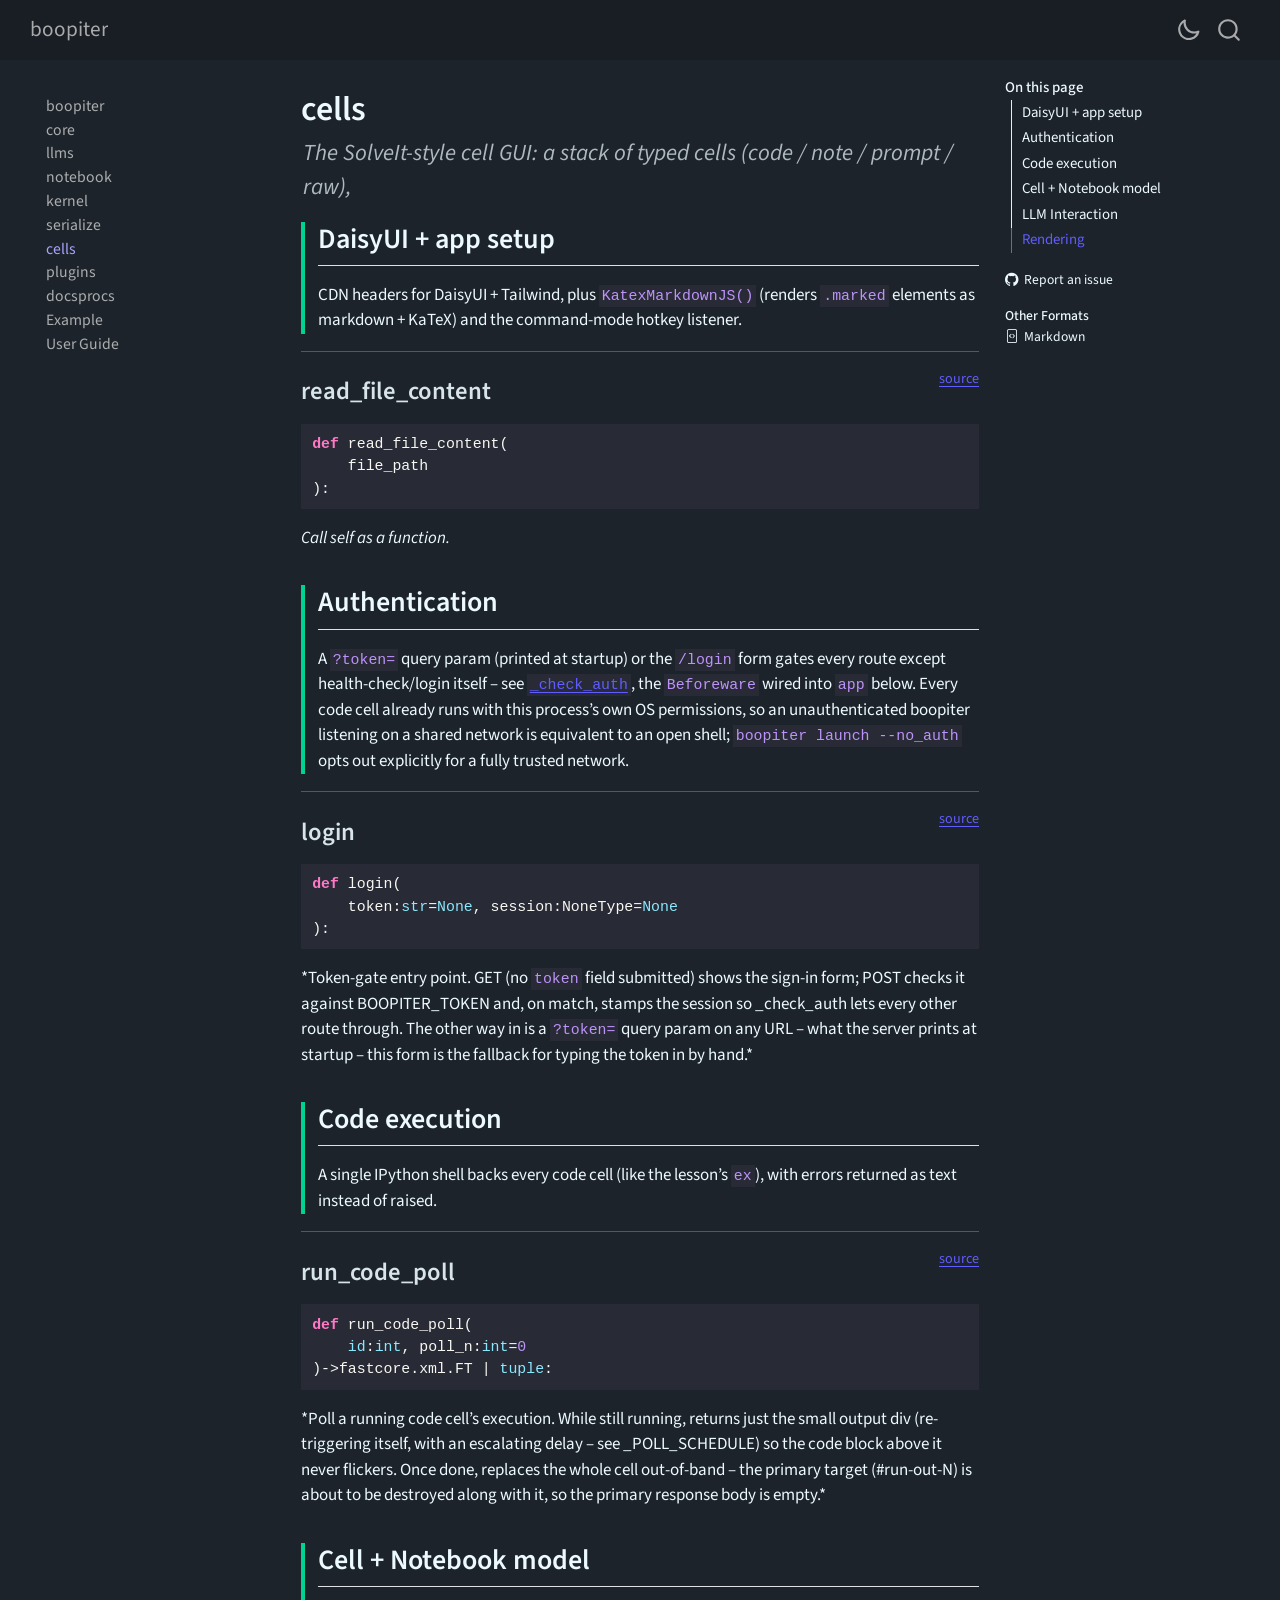
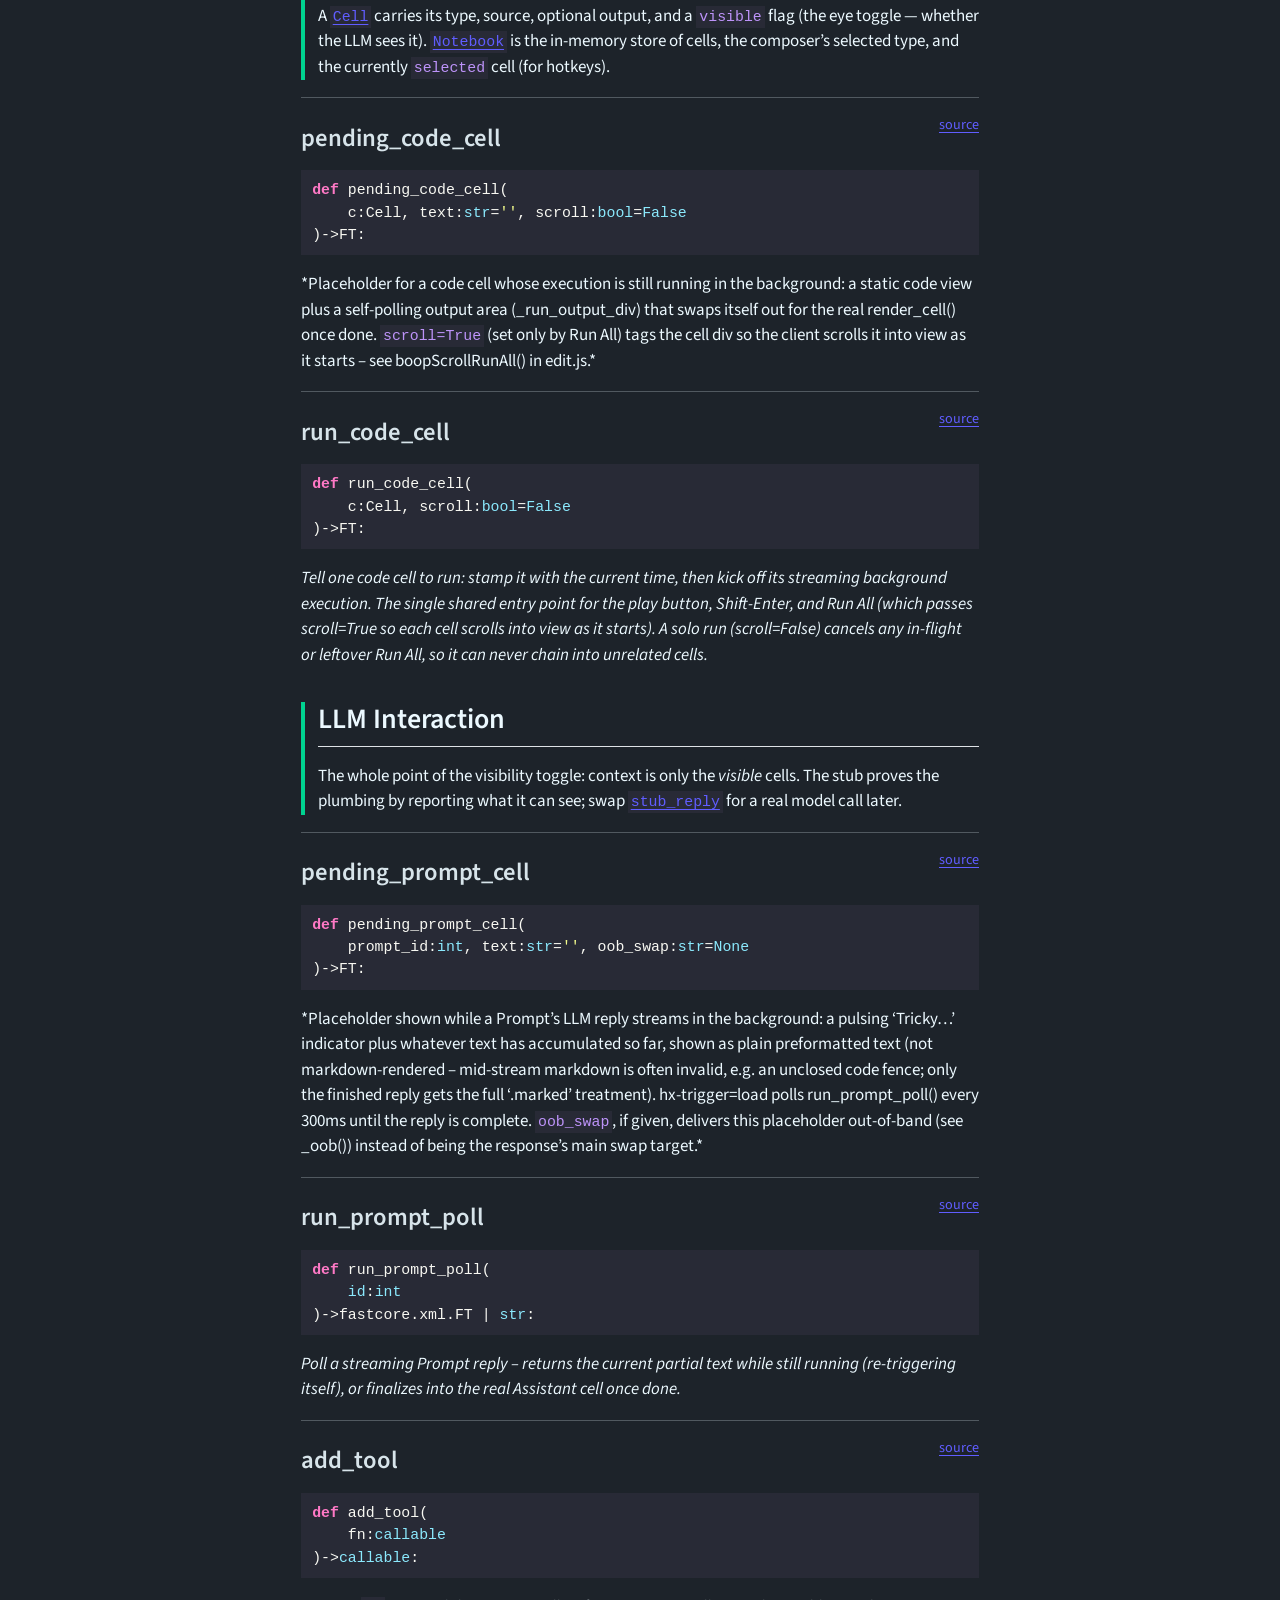
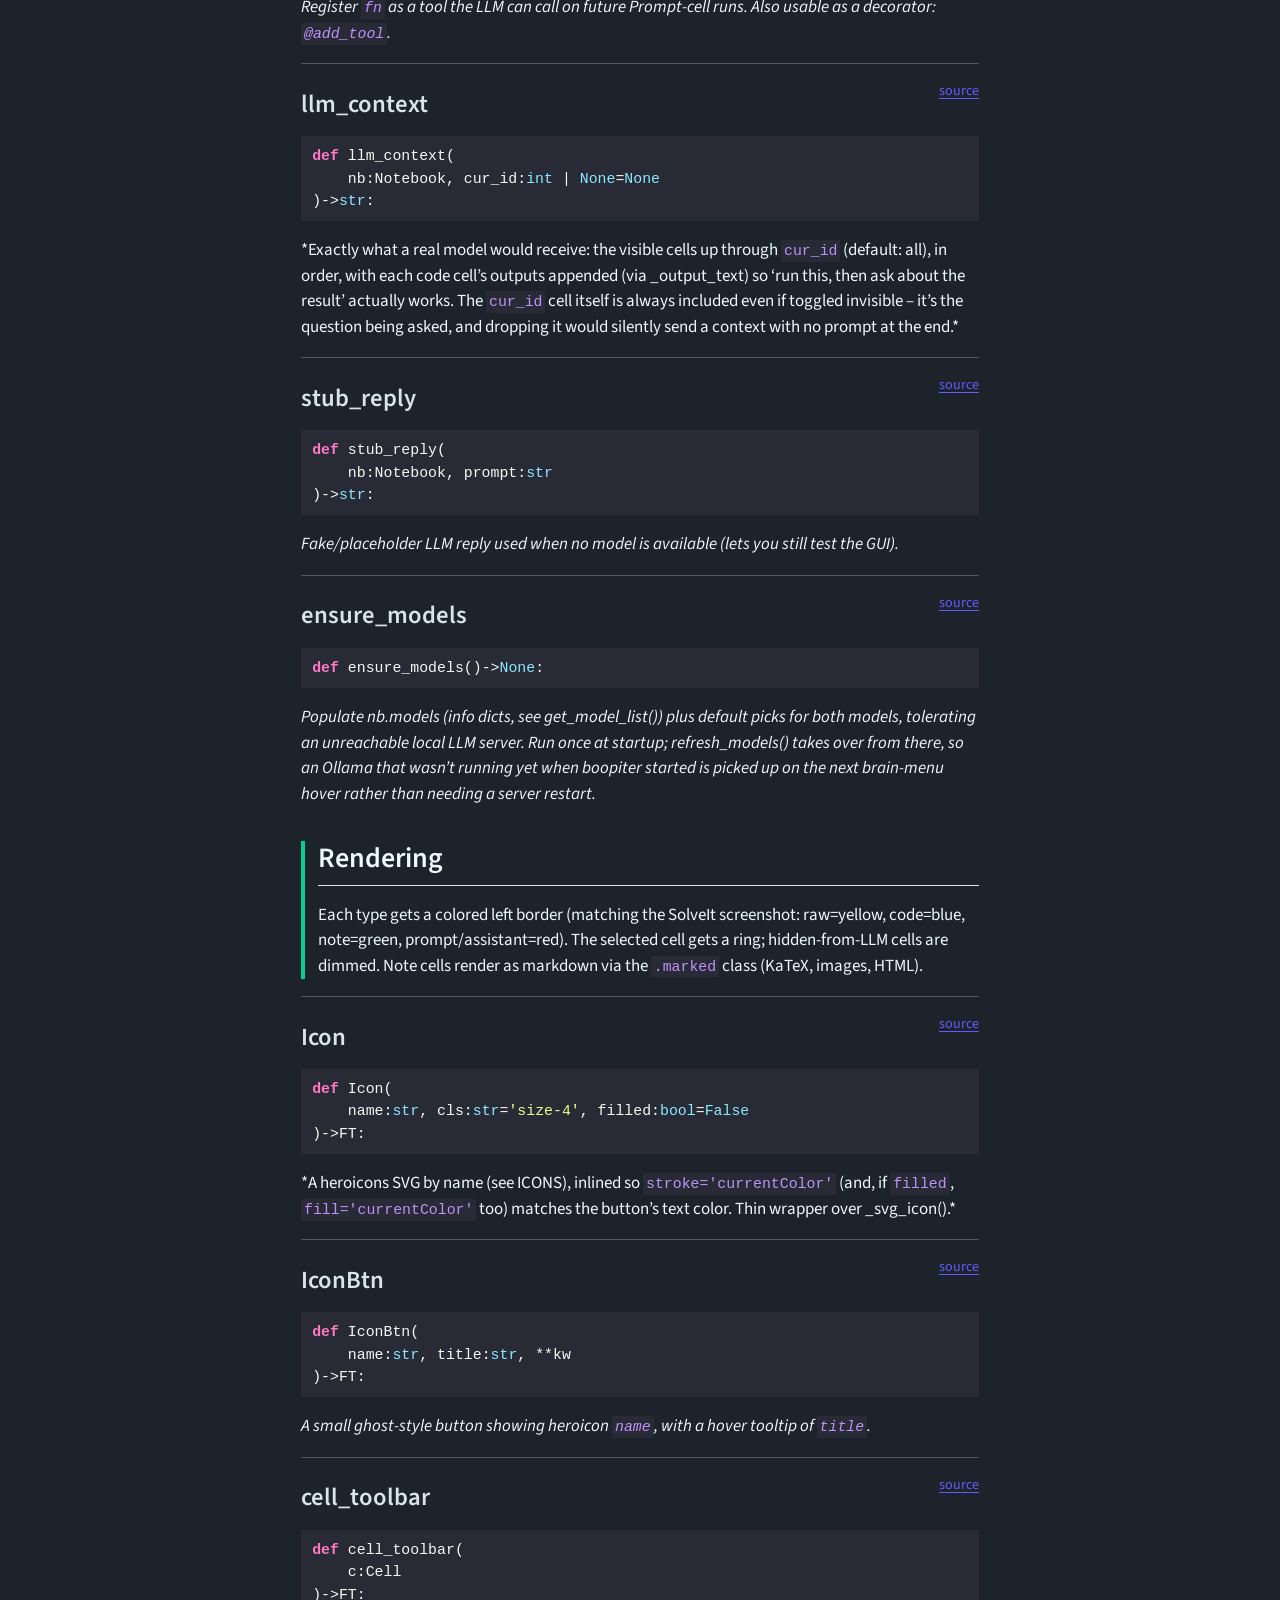
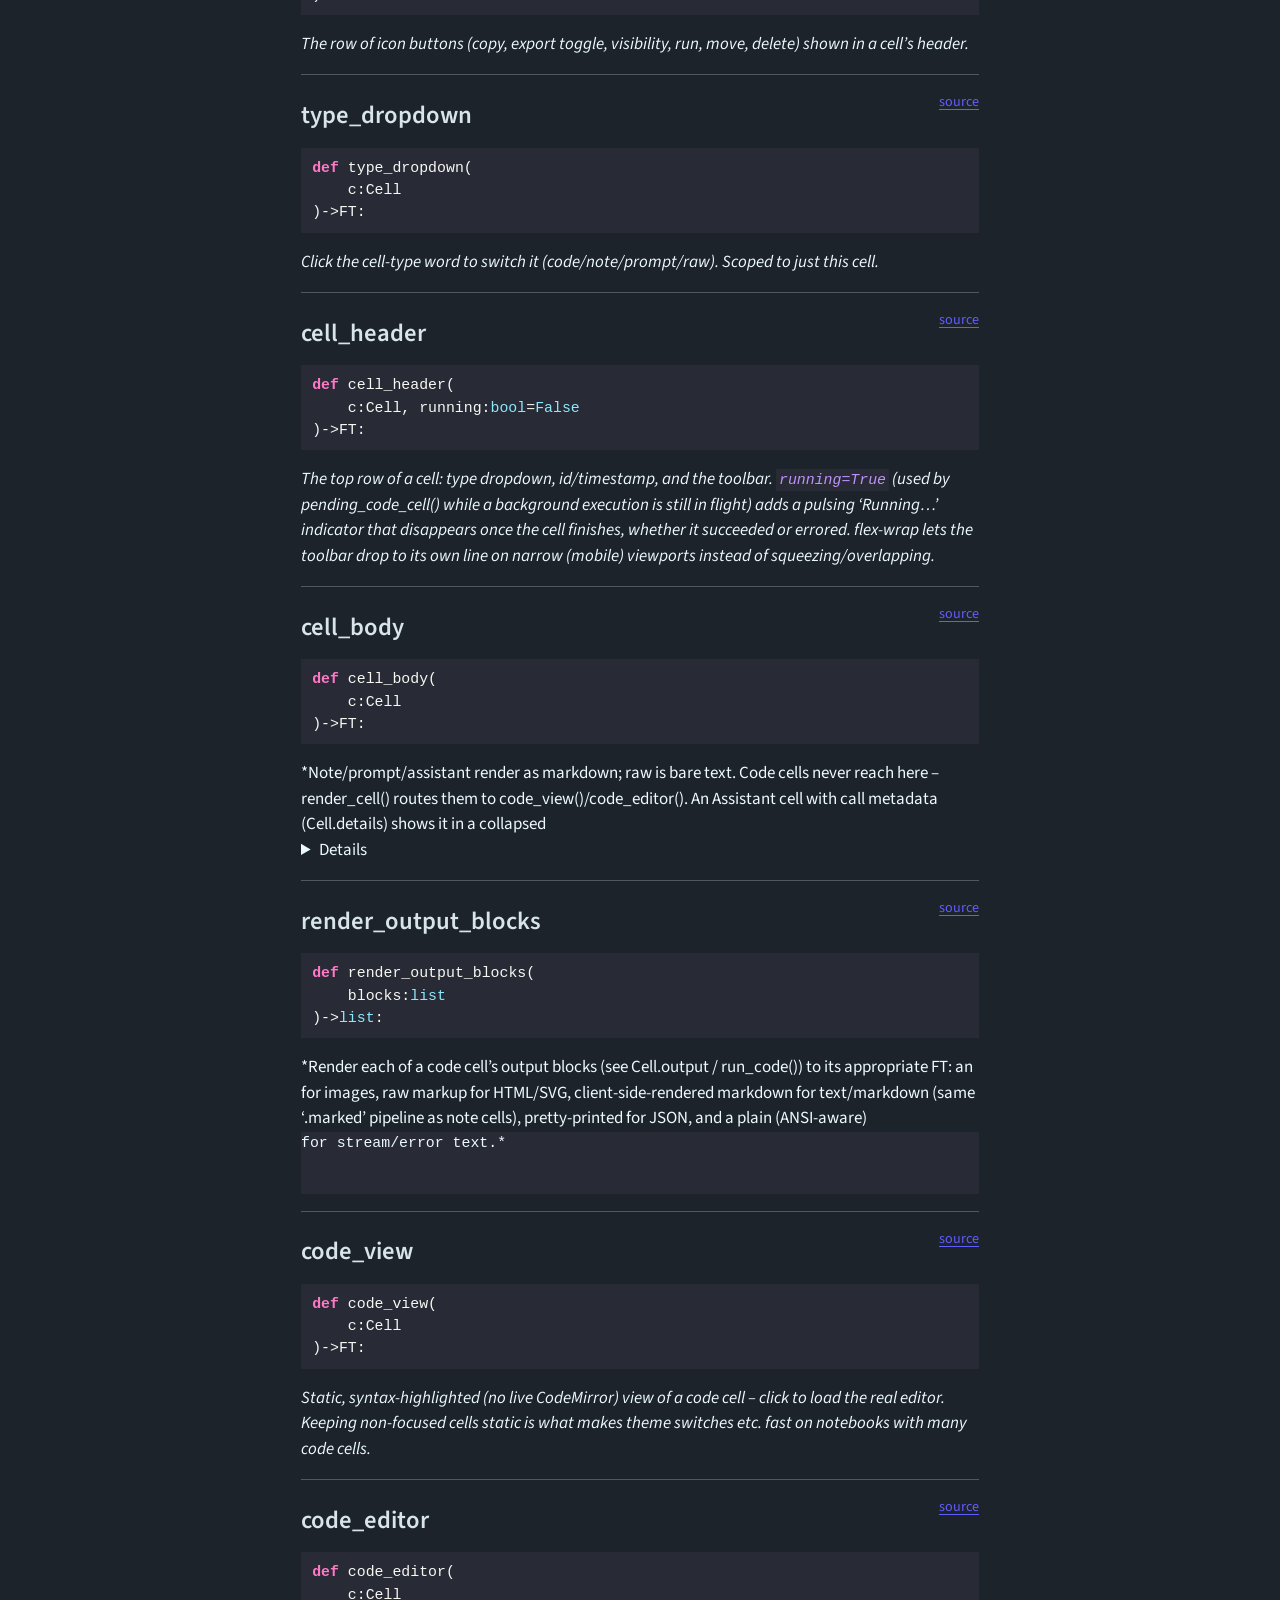
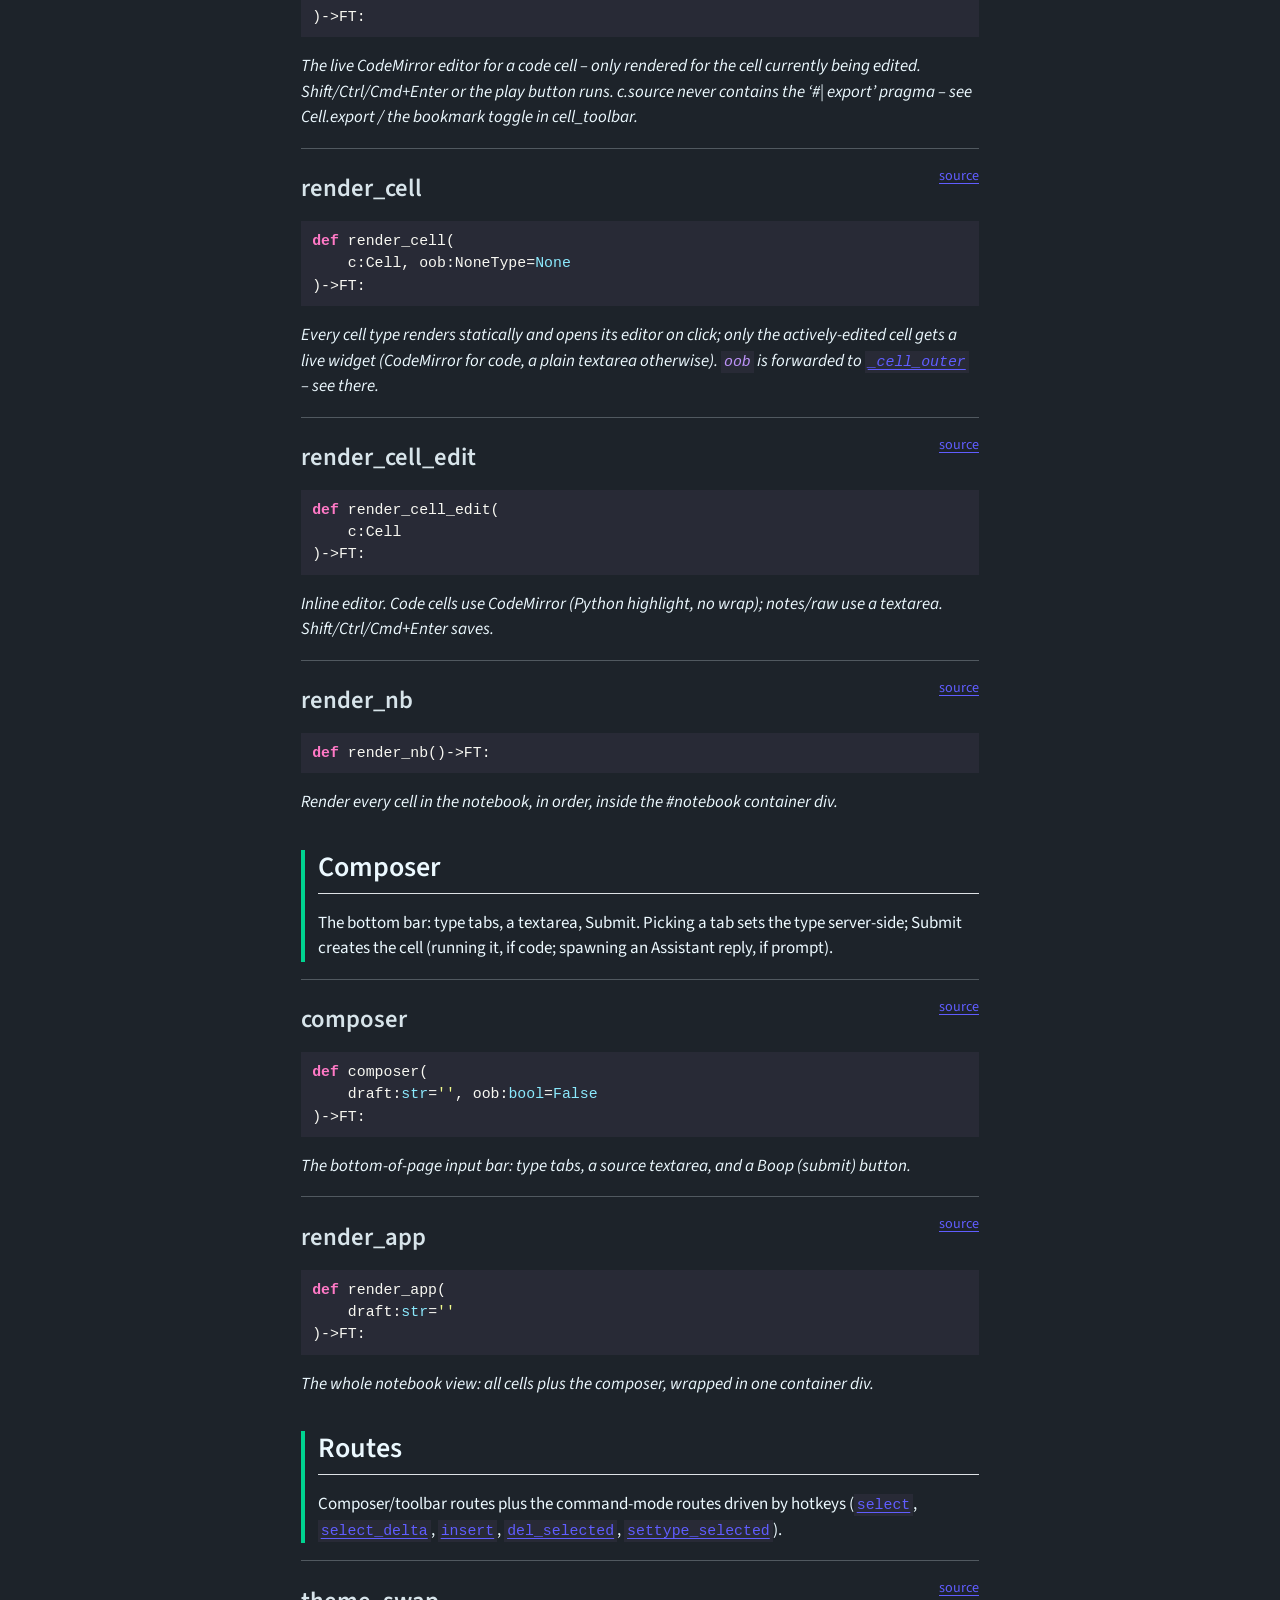
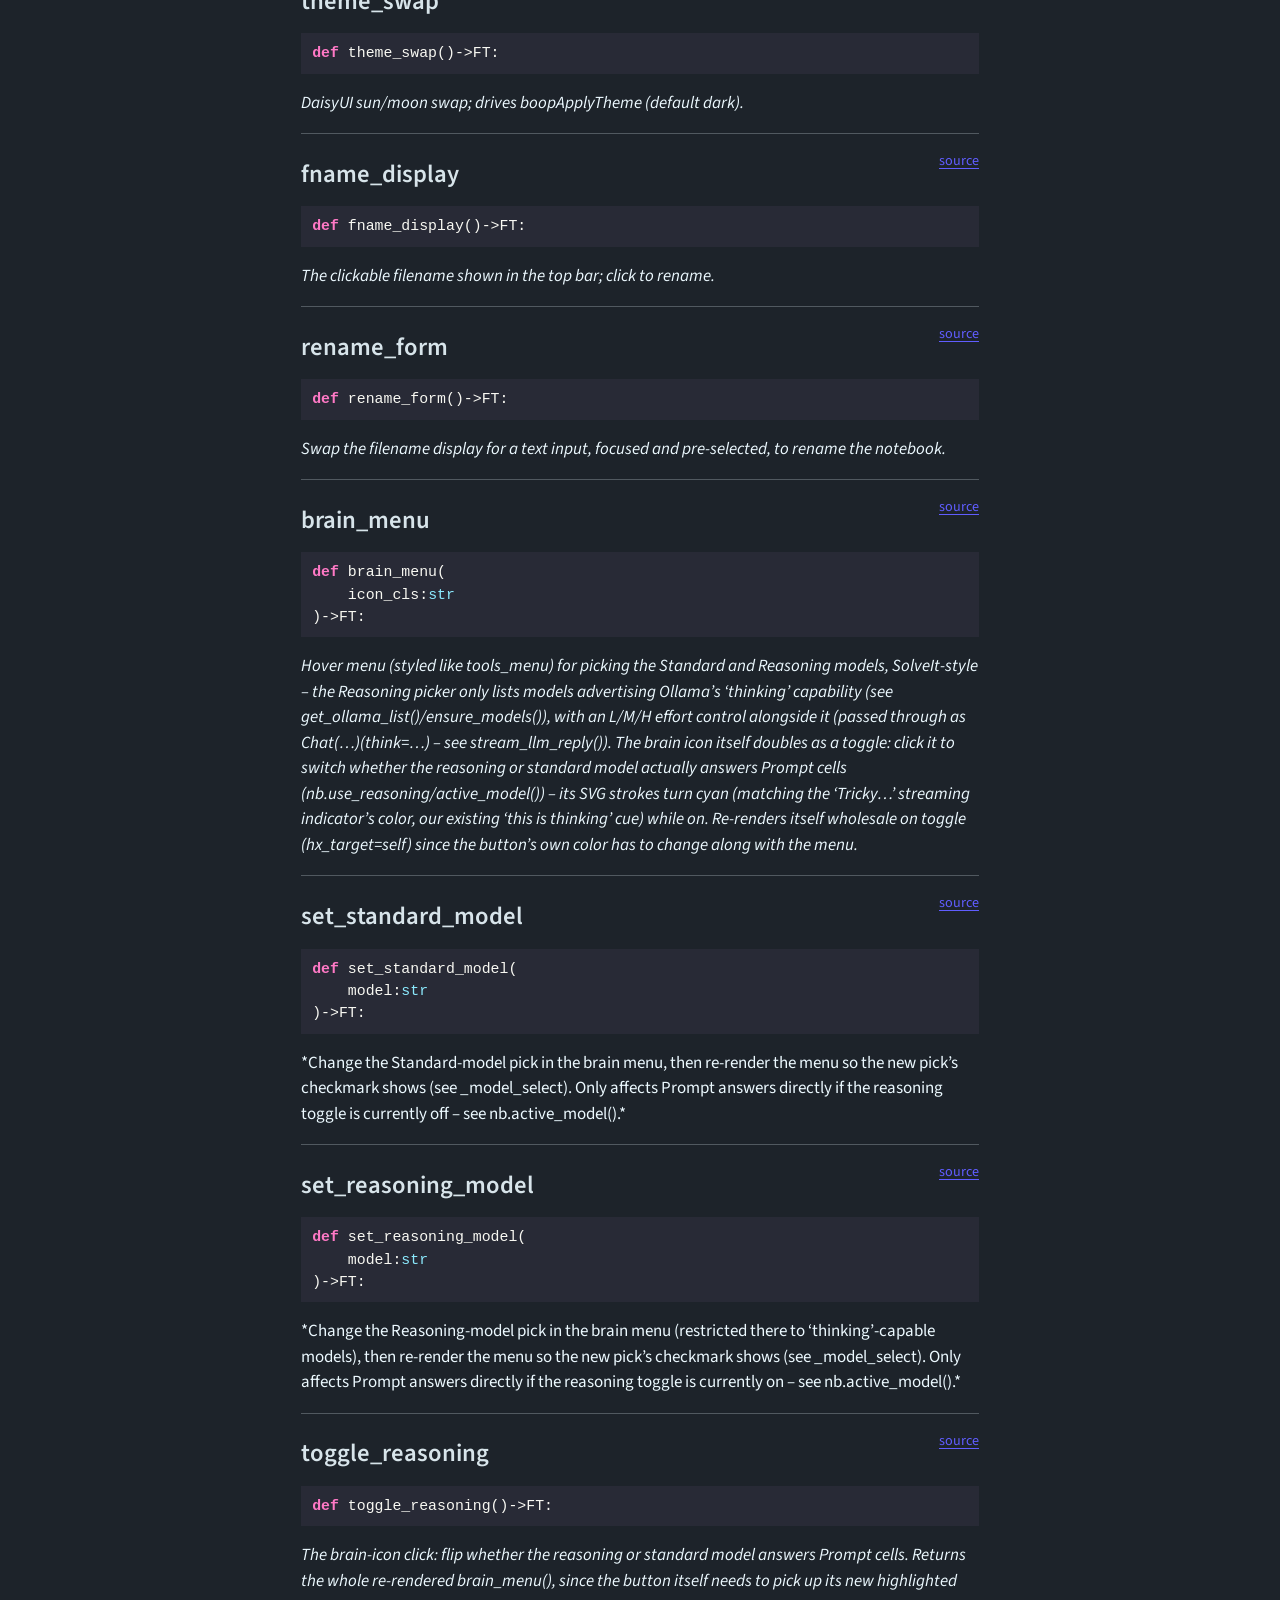
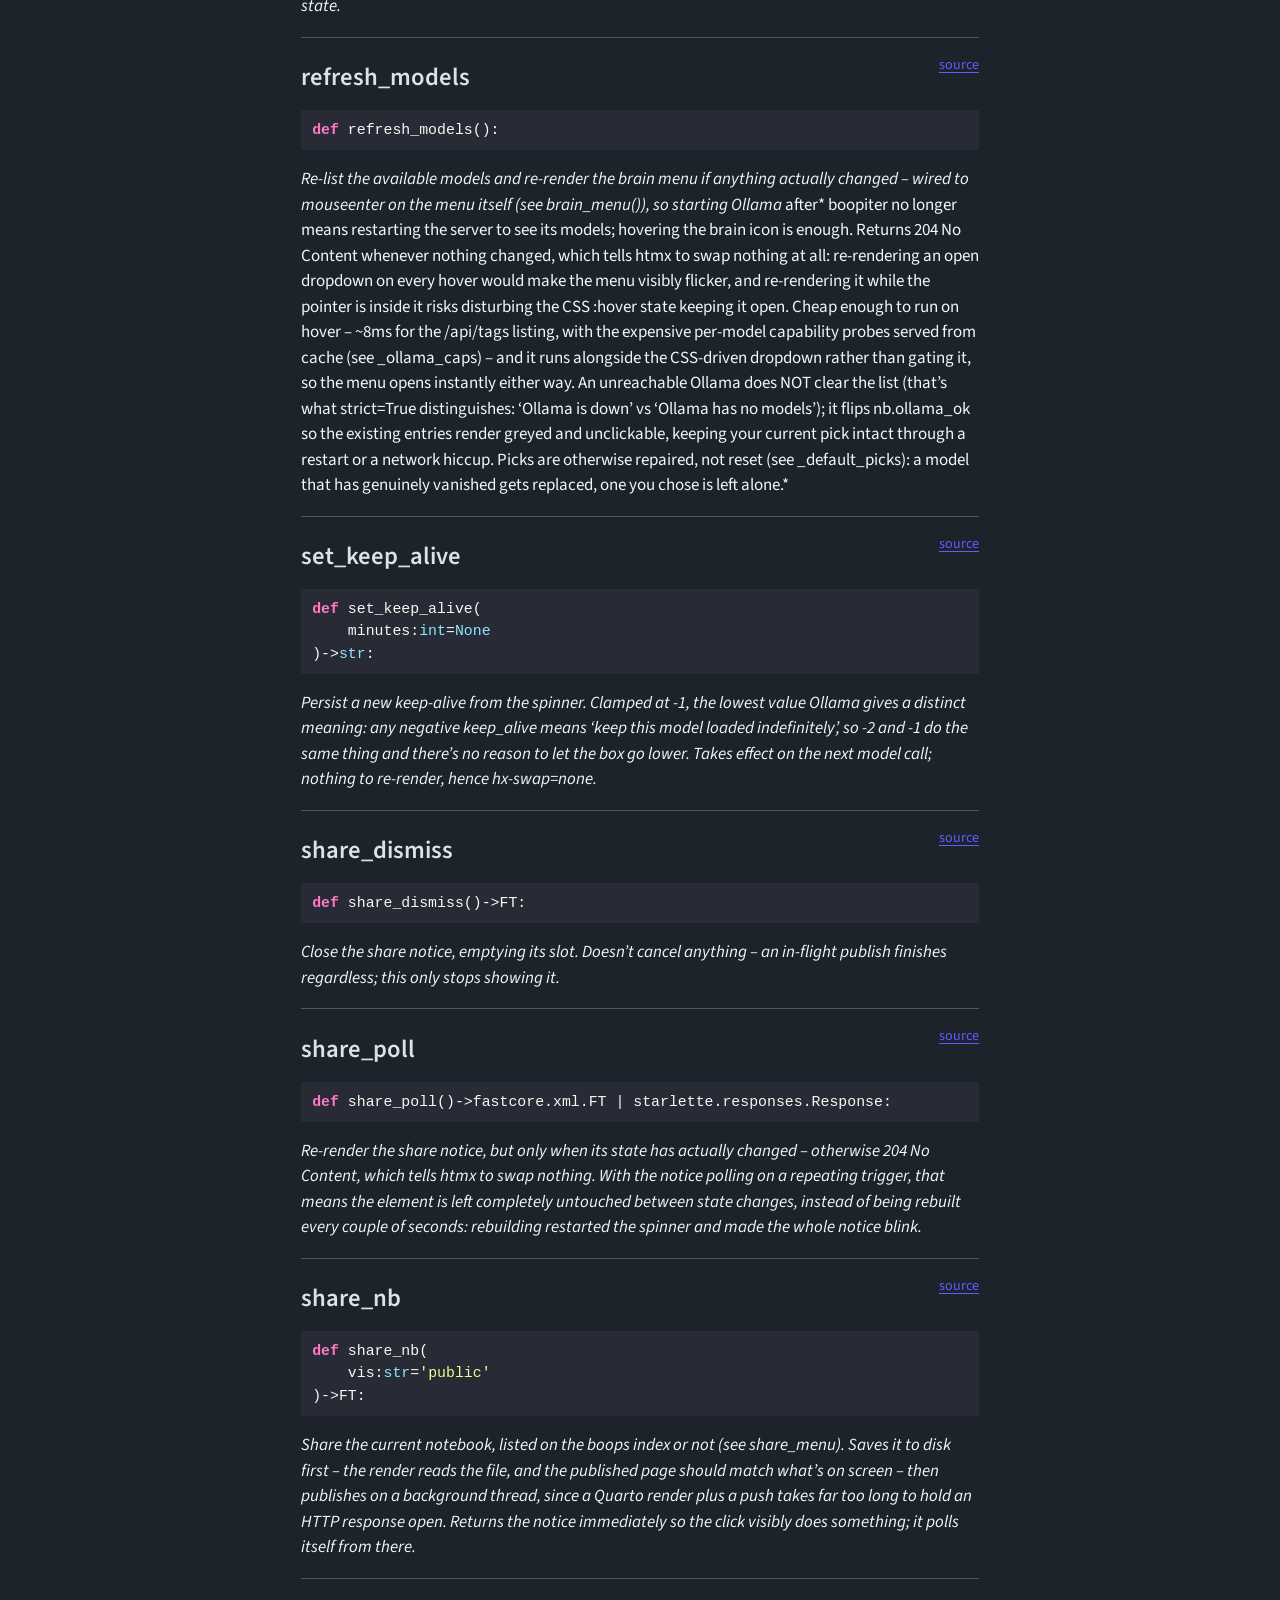
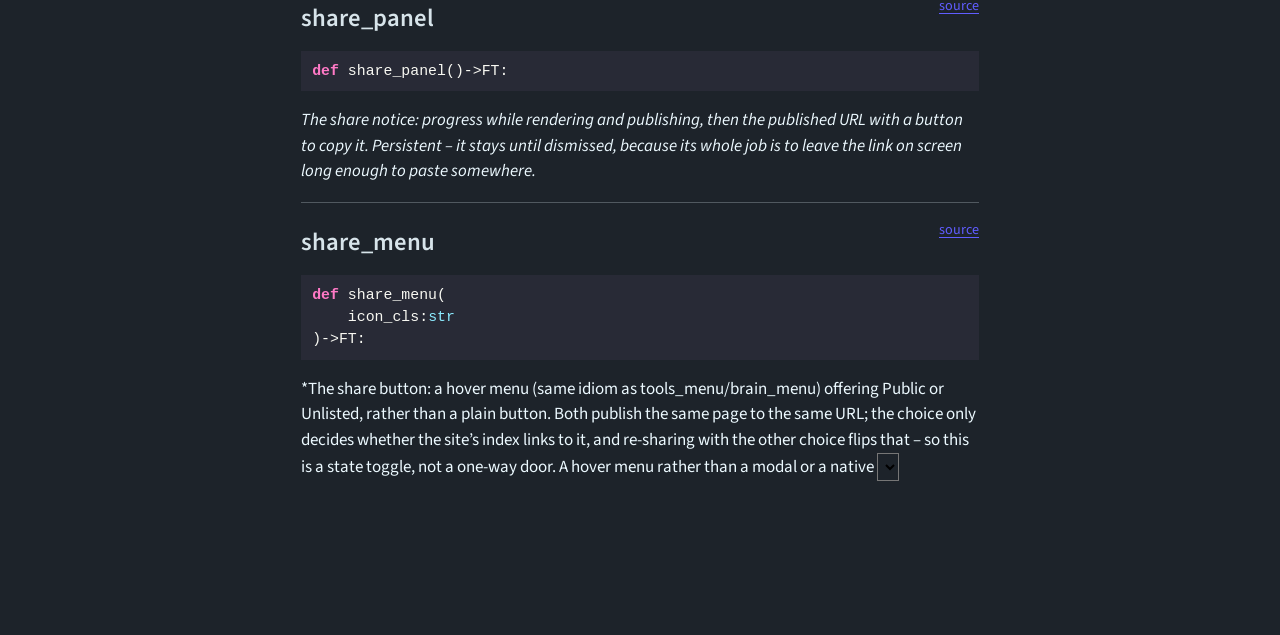
<file: cells.html>
<!DOCTYPE html>
<html xmlns="http://www.w3.org/1999/xhtml" lang="en" xml:lang="en"><head>

<meta charset="utf-8">
<meta name="generator" content="quarto-1.10.18">

<meta name="viewport" content="width=device-width, initial-scale=1.0, user-scalable=yes">

<meta name="description" content="The SolveIt-style cell GUI: a stack of typed cells (code / note / prompt / raw),">

<title>cells – boopiter</title>
<style>
/* Default styles provided by pandoc.
** See https://pandoc.org/MANUAL.html#variables-for-html for config info.
*/
span.smallcaps{font-variant: small-caps;}
div.columns{display: flex; gap: 1.5em;}
div.column{flex: auto;}
@media screen {
div.columns{gap: min(4vw, 1.5em);}
div.column{overflow-x: auto;}
}
div.hanging-indent{margin-left: 1.5em; text-indent: -1.5em;}
ul.task-list{list-style: none;}
ul.task-list li input[type="checkbox"] {
  width: 0.8em;
  margin: 0 0.8em 0.2em -1em; /* quarto-specific, see https://github.com/quarto-dev/quarto-cli/issues/4556 */ 
  vertical-align: middle;
}
/* CSS for syntax highlighting */
html { -webkit-text-size-adjust: 100%; }
pre > code.sourceCode { white-space: pre; position: relative; }
pre > code.sourceCode > span { display: inline-block; line-height: 1.25; }
pre > code.sourceCode > span:empty { height: 1.2em; }
.sourceCode { overflow: visible; }
code.sourceCode > span { color: inherit; text-decoration: inherit; }
div.sourceCode { margin: 1em 0; }
pre.sourceCode { margin: 0; }
@media screen {
div.sourceCode { overflow: auto; }
}
@media print {
pre > code.sourceCode { white-space: pre-wrap; }
pre > code.sourceCode > span { text-indent: -5em; padding-left: 5em; }
}
pre.numberSource code
  { counter-reset: source-line 0; }
pre.numberSource code > span
  { position: relative; left: -4em; counter-increment: source-line; }
pre.numberSource code > span > a:first-child::before
  { content: counter(source-line);
    position: relative; left: -1em; text-align: right; vertical-align: baseline;
    border: none; display: inline-block;
    -webkit-touch-callout: none; -webkit-user-select: none;
    -khtml-user-select: none; -moz-user-select: none;
    -ms-user-select: none; user-select: none;
    padding: 0 4px; width: 4em;
  }
pre.numberSource { margin-left: 3em;  padding-left: 4px; }
div.sourceCode
  {   }
@media screen {
pre > code.sourceCode > span > a:first-child::before { text-decoration: underline; }
}
</style>


<script src="site_libs/quarto-nav/quarto-nav.js"></script>
<script src="site_libs/quarto-nav/headroom.min.js"></script>
<script src="site_libs/clipboard/clipboard.min.js"></script>
<script src="site_libs/quarto-search/autocomplete.umd.js"></script>
<script src="site_libs/quarto-search/fuse.min.js"></script>
<script src="site_libs/quarto-search/quarto-search.js"></script>
<meta name="quarto:offset" content="./">
<script src="site_libs/quarto-html/quarto.js" type="module"></script>
<script src="site_libs/quarto-html/tabsets/tabsets.js" type="module"></script>
<script src="site_libs/quarto-html/popper.min.js"></script>
<script src="site_libs/quarto-html/tippy.umd.min.js"></script>
<script src="site_libs/quarto-html/anchor.min.js"></script>
<link href="site_libs/quarto-html/tippy.css" rel="stylesheet">
<link href="site_libs/quarto-html/quarto-syntax-highlighting-64a204ab8560d761af7679ceaba22944.css" rel="stylesheet" class="quarto-color-scheme" id="quarto-text-highlighting-styles">
<link href="site_libs/quarto-html/quarto-syntax-highlighting-dark-53dc85963c67a221f6f2030af840abbe.css" rel="stylesheet" class="quarto-color-scheme quarto-color-alternate" id="quarto-text-highlighting-styles">
<script src="site_libs/bootstrap/bootstrap.min.js"></script>
<link href="site_libs/bootstrap/bootstrap-icons.css" rel="stylesheet">
<link href="site_libs/bootstrap/bootstrap-63180c5dda01c187c33bc16bc49fe53e.min.css" rel="stylesheet" append-hash="true" class="quarto-color-scheme" id="quarto-bootstrap" data-mode="light">
<link href="site_libs/bootstrap/bootstrap-dark-6b5e7143438591d42b0b787739ddee84.min.css" rel="stylesheet" append-hash="true" class="quarto-color-scheme quarto-color-alternate" id="quarto-bootstrap" data-mode="dark">
<script id="quarto-search-options" type="application/json">{
  "location": "navbar",
  "copy-button": false,
  "collapse-after": 3,
  "panel-placement": "end",
  "type": "overlay",
  "limit": 50,
  "keyboard-shortcut": [
    "f",
    "/",
    "s"
  ],
  "show-item-context": false,
  "language": {
    "search-no-results-text": "No results",
    "search-matching-documents-text": "matching documents",
    "search-copy-link-title": "Copy link to search",
    "search-hide-matches-text": "Hide additional matches",
    "search-more-match-text": "more match in this document",
    "search-more-matches-text": "more matches in this document",
    "search-clear-button-title": "Clear",
    "search-text-placeholder": "",
    "search-detached-cancel-button-title": "Cancel",
    "search-submit-button-title": "Submit",
    "search-label": "Search"
  }
}</script>


<link rel="stylesheet" href="styles.css">
<meta property="og:title" content="cells – boopiter">
<meta property="og:description" content="The SolveIt-style cell GUI: a stack of typed cells (code / note / prompt / raw),">
<meta property="og:site_name" content="boopiter">
<meta name="twitter:title" content="cells – boopiter">
<meta name="twitter:description" content="The SolveIt-style cell GUI: a stack of typed cells (code / note / prompt / raw),">
<meta name="twitter:card" content="summary">
</head>

<body class="nav-sidebar floating nav-fixed quarto-dark"><script id="quarto-html-before-body" type="application/javascript">
    const toggleBodyColorMode = (bsSheetEl) => {
      const mode = bsSheetEl.getAttribute("data-mode");
      const bodyEl = window.document.querySelector("body");
      if (mode === "dark") {
        bodyEl.classList.add("quarto-dark");
        bodyEl.classList.remove("quarto-light");
      } else {
        bodyEl.classList.add("quarto-light");
        bodyEl.classList.remove("quarto-dark");
      }
    }
    const toggleBodyColorPrimary = () => {
      const bsSheetEl = window.document.querySelector("link#quarto-bootstrap:not([rel=disabled-stylesheet])");
      if (bsSheetEl) {
        toggleBodyColorMode(bsSheetEl);
      }
    }
    const setColorSchemeToggle = (alternate) => {
      const toggles = window.document.querySelectorAll('.quarto-color-scheme-toggle');
      for (let i=0; i < toggles.length; i++) {
        const toggle = toggles[i];
        if (toggle) {
          if (alternate) {
            toggle.classList.add("alternate");
          } else {
            toggle.classList.remove("alternate");
          }
        }
      }
    };
    const toggleColorMode = (alternate) => {
      // Switch the stylesheets
      const primaryStylesheets = window.document.querySelectorAll('link.quarto-color-scheme:not(.quarto-color-alternate)');
      const alternateStylesheets = window.document.querySelectorAll('link.quarto-color-scheme.quarto-color-alternate');
      manageTransitions('#quarto-margin-sidebar .nav-link', false);
      if (alternate) {
        // note: dark is layered on light, we don't disable primary!
        enableStylesheet(alternateStylesheets);
        for (const sheetNode of alternateStylesheets) {
          if (sheetNode.id === "quarto-bootstrap") {
            toggleBodyColorMode(sheetNode);
          }
        }
      } else {
        disableStylesheet(alternateStylesheets);
        enableStylesheet(primaryStylesheets)
        toggleBodyColorPrimary();
      }
      manageTransitions('#quarto-margin-sidebar .nav-link', true);
      // Switch the toggles
      setColorSchemeToggle(alternate)
      // Hack to workaround the fact that safari doesn't
      // properly recolor the scrollbar when toggling (#1455)
      if (navigator.userAgent.indexOf('Safari') > 0 && navigator.userAgent.indexOf('Chrome') == -1) {
        manageTransitions("body", false);
        window.scrollTo(0, 1);
        setTimeout(() => {
          window.scrollTo(0, 0);
          manageTransitions("body", true);
        }, 40);
      }
    }
    const disableStylesheet = (stylesheets) => {
      for (let i=0; i < stylesheets.length; i++) {
        const stylesheet = stylesheets[i];
        stylesheet.rel = 'disabled-stylesheet';
      }
    }
    const enableStylesheet = (stylesheets) => {
      for (let i=0; i < stylesheets.length; i++) {
        const stylesheet = stylesheets[i];
        if(stylesheet.rel !== 'stylesheet') { // for Chrome, which will still FOUC without this check
          stylesheet.rel = 'stylesheet';
        }
      }
    }
    const manageTransitions = (selector, allowTransitions) => {
      const els = window.document.querySelectorAll(selector);
      for (let i=0; i < els.length; i++) {
        const el = els[i];
        if (allowTransitions) {
          el.classList.remove('notransition');
        } else {
          el.classList.add('notransition');
        }
      }
    }
    const isFileUrl = () => {
      return window.location.protocol === 'file:';
    }
    const hasAlternateSentinel = () => {
      let styleSentinel = getColorSchemeSentinel();
      if (styleSentinel !== null) {
        return styleSentinel === "alternate";
      } else {
        return false;
      }
    }
    const setStyleSentinel = (alternate) => {
      const value = alternate ? "alternate" : "default";
      if (!isFileUrl()) {
        window.localStorage.setItem("quarto-color-scheme", value);
      } else {
        localAlternateSentinel = value;
      }
    }
    const getColorSchemeSentinel = () => {
      if (!isFileUrl()) {
        const storageValue = window.localStorage.getItem("quarto-color-scheme");
        return storageValue != null ? storageValue : localAlternateSentinel;
      } else {
        return localAlternateSentinel;
      }
    }
    const toggleGiscusIfUsed = (isAlternate, darkModeDefault) => {
      const baseTheme = document.querySelector('#giscus-base-theme')?.value ?? 'light';
      const alternateTheme = document.querySelector('#giscus-alt-theme')?.value ?? 'dark';
      let newTheme = '';
      if(authorPrefersDark) {
        newTheme = isAlternate ? baseTheme : alternateTheme;
      } else {
        newTheme = isAlternate ? alternateTheme : baseTheme;
      }
      const changeGiscusTheme = () => {
        // From: https://github.com/giscus/giscus/issues/336
        const sendMessage = (message) => {
          const iframe = document.querySelector('iframe.giscus-frame');
          if (!iframe) return;
          iframe.contentWindow.postMessage({ giscus: message }, 'https://giscus.app');
        }
        sendMessage({
          setConfig: {
            theme: newTheme
          }
        });
      }
      const isGiscussLoaded = window.document.querySelector('iframe.giscus-frame') !== null;
      if (isGiscussLoaded) {
        changeGiscusTheme();
      }
    };
    const authorPrefersDark = true;
    const darkModeDefault = authorPrefersDark;
    let localAlternateSentinel = darkModeDefault ? 'alternate' : 'default';
    // Dark / light mode switch
    window.quartoToggleColorScheme = () => {
      // Read the current dark / light value
      let toAlternate = !hasAlternateSentinel();
      toggleColorMode(toAlternate);
      setStyleSentinel(toAlternate);
      toggleGiscusIfUsed(toAlternate, darkModeDefault);
      window.dispatchEvent(new Event('resize'));
    };
    // Switch to dark mode if need be
    if (hasAlternateSentinel()) {
      toggleColorMode(true);
    } else {
      toggleColorMode(false);
    }
  </script>

<div id="quarto-search-results"></div>
  <header id="quarto-header" class="headroom fixed-top">
    <nav class="navbar navbar-expand-lg " data-bs-theme="dark">
      <div class="navbar-container container-fluid">
      <div class="navbar-brand-container mx-auto">
    <a class="navbar-brand" href="./index.html">
    <span class="navbar-title">boopiter</span>
    </a>
  </div>
        <div class="quarto-navbar-tools tools-end">
  <a href="" class="quarto-color-scheme-toggle quarto-navigation-tool  px-1" onclick="window.quartoToggleColorScheme(); return false;" title="Toggle dark mode"><i class="bi"></i></a>
</div>
          <div id="quarto-search" class="" title="Search"></div>
      </div> <!-- /container-fluid -->
    </nav>
  <nav class="quarto-secondary-nav">
    <div class="container-fluid d-flex">
      <button type="button" class="quarto-btn-toggle btn" data-bs-toggle="collapse" role="button" data-bs-target=".quarto-sidebar-collapse-item" aria-controls="quarto-sidebar" aria-expanded="false" aria-label="Toggle sidebar navigation" onclick="if (window.quartoToggleHeadroom) { window.quartoToggleHeadroom(); }">
        <i class="bi bi-layout-text-sidebar-reverse"></i>
      </button>
        <nav class="quarto-page-breadcrumbs" aria-label="breadcrumb"><ol class="breadcrumb"><li class="breadcrumb-item"><a href="./cells.html">cells</a></li></ol></nav>
        <a class="flex-grow-1" role="navigation" data-bs-toggle="collapse" data-bs-target=".quarto-sidebar-collapse-item" aria-controls="quarto-sidebar" aria-expanded="false" aria-label="Toggle sidebar navigation" onclick="if (window.quartoToggleHeadroom) { window.quartoToggleHeadroom(); }">      
        </a>
    </div>
  </nav>
</header>
<!-- content -->
<div id="quarto-content" class="quarto-container page-columns page-rows-contents page-layout-article page-navbar">
<!-- sidebar -->
  <nav id="quarto-sidebar" class="sidebar collapse collapse-horizontal quarto-sidebar-collapse-item sidebar-navigation floating overflow-auto">
    <div class="sidebar-menu-container"> 
    <ul class="list-unstyled mt-1">
        <li class="sidebar-item">
  <div class="sidebar-item-container"> 
  <a href="./index.html" class="sidebar-item-text sidebar-link">
 <span class="menu-text">boopiter</span></a>
  </div>
</li>
        <li class="sidebar-item">
  <div class="sidebar-item-container"> 
  <a href="./core.html" class="sidebar-item-text sidebar-link">
 <span class="menu-text">core</span></a>
  </div>
</li>
        <li class="sidebar-item">
  <div class="sidebar-item-container"> 
  <a href="./llms.html" class="sidebar-item-text sidebar-link">
 <span class="menu-text">llms</span></a>
  </div>
</li>
        <li class="sidebar-item">
  <div class="sidebar-item-container"> 
  <a href="./notebook.html" class="sidebar-item-text sidebar-link">
 <span class="menu-text">notebook</span></a>
  </div>
</li>
        <li class="sidebar-item">
  <div class="sidebar-item-container"> 
  <a href="./kernel.html" class="sidebar-item-text sidebar-link">
 <span class="menu-text">kernel</span></a>
  </div>
</li>
        <li class="sidebar-item">
  <div class="sidebar-item-container"> 
  <a href="./serialize.html" class="sidebar-item-text sidebar-link">
 <span class="menu-text">serialize</span></a>
  </div>
</li>
        <li class="sidebar-item">
  <div class="sidebar-item-container"> 
  <a href="./cells.html" class="sidebar-item-text sidebar-link active">
 <span class="menu-text">cells</span></a>
  </div>
</li>
        <li class="sidebar-item">
  <div class="sidebar-item-container"> 
  <a href="./plugins.html" class="sidebar-item-text sidebar-link">
 <span class="menu-text">plugins</span></a>
  </div>
</li>
        <li class="sidebar-item">
  <div class="sidebar-item-container"> 
  <a href="./docsprocs.html" class="sidebar-item-text sidebar-link">
 <span class="menu-text">docsprocs</span></a>
  </div>
</li>
        <li class="sidebar-item">
  <div class="sidebar-item-container"> 
  <a href="./example.html" class="sidebar-item-text sidebar-link">
 <span class="menu-text">Example</span></a>
  </div>
</li>
        <li class="sidebar-item">
  <div class="sidebar-item-container"> 
  <a href="./guide.html" class="sidebar-item-text sidebar-link">
 <span class="menu-text">User Guide</span></a>
  </div>
</li>
    </ul>
    </div>
</nav>
<div id="quarto-sidebar-glass" class="quarto-sidebar-collapse-item" data-bs-toggle="collapse" data-bs-target=".quarto-sidebar-collapse-item"></div>
<!-- margin-sidebar -->
    <div id="quarto-margin-sidebar" class="sidebar margin-sidebar">
        <nav id="TOC" role="doc-toc" class="toc-active">
    <h2 id="toc-title">On this page</h2>
   
  <ul>
  <li><a href="#daisyui-app-setup" id="toc-daisyui-app-setup" class="nav-link active" data-scroll-target="#daisyui-app-setup">DaisyUI + app setup</a></li>
  <li><a href="#authentication" id="toc-authentication" class="nav-link" data-scroll-target="#authentication">Authentication</a></li>
  <li><a href="#code-execution" id="toc-code-execution" class="nav-link" data-scroll-target="#code-execution">Code execution</a></li>
  <li><a href="#cell-notebook-model" id="toc-cell-notebook-model" class="nav-link" data-scroll-target="#cell-notebook-model">Cell + Notebook model</a></li>
  <li><a href="#llm-interaction" id="toc-llm-interaction" class="nav-link" data-scroll-target="#llm-interaction">LLM Interaction</a></li>
  <li><a href="#rendering" id="toc-rendering" class="nav-link" data-scroll-target="#rendering">Rendering</a></li>
  </ul>
<div class="toc-actions"><ul><li><a href="https://github.com/drscotthawley/boopiter/issues/new" class="toc-action"><i class="bi bi-github"></i>Report an issue</a></li></ul></div><div class="quarto-alternate-formats"><h2>Other Formats</h2><ul><li><a href="cells.html.md"><i class="bi bi-file-code"></i>Markdown</a></li></ul></div></nav>
    </div>
<!-- main -->
<main class="content" id="quarto-document-content">


<header id="title-block-header" class="quarto-title-block default">
<div class="quarto-title">
<h1 class="title">cells</h1>
</div>

<div>
  <div class="description">
    The SolveIt-style cell GUI: a stack of typed cells (code / note / prompt / raw),
  </div>
</div>


<div class="quarto-title-meta">

    
  
    
  </div>
  


</header>


<div class="boopcell boop-raw">

</div>
<div class="boopcell boop-note">
<!-- WARNING: THIS FILE WAS AUTOGENERATED! DO NOT EDIT! -->
</div>
<section id="daisyui-app-setup" class="level2 boopcell boop-note">
<h2 class="anchored" data-anchor-id="daisyui-app-setup">DaisyUI + app setup</h2>
<p>CDN headers for DaisyUI + Tailwind, plus <code>KatexMarkdownJS()</code> (renders <code>.marked</code> elements as markdown + KaTeX) and the command-mode hotkey listener.</p>
</section>
<div class="prose" data-markdown="1">
<hr>
<p><a href="https://github.com/drscotthawley/boopiter/blob/main/boopiter/cells.py#L51" target="_blank" style="float:right; font-size:smaller">source</a></p>
<section id="read_file_content" class="level3">
<h3 class="anchored" data-anchor-id="read_file_content">read_file_content</h3>
<div class="code-copy-outer-scaffold"><div class="sourceCode" id="cb1"><pre class="sourceCode python code-with-copy"><code class="sourceCode python"><span id="cb1-1"><a href="#cb1-1" aria-hidden="true" tabindex="-1"></a><span class="kw">def</span> read_file_content(</span>
<span id="cb1-2"><a href="#cb1-2" aria-hidden="true" tabindex="-1"></a>    file_path</span>
<span id="cb1-3"><a href="#cb1-3" aria-hidden="true" tabindex="-1"></a>):</span></code></pre></div><button title="Copy to Clipboard" class="code-copy-button"><i class="bi"></i></button></div>
<p><em>Call self as a function.</em></p>
</section>
</div>
<section id="authentication" class="level2 boopcell boop-note">
<h2 class="anchored" data-anchor-id="authentication">Authentication</h2>
<p>A <code>?token=</code> query param (printed at startup) or the <code>/login</code> form gates every route except health-check/login itself – see <a href="https://drscotthawley.github.io/boopiter/cells.html#_check_auth"><code>_check_auth</code></a>, the <code>Beforeware</code> wired into <code>app</code> below. Every code cell already runs with this process’s own OS permissions, so an unauthenticated boopiter listening on a shared network is equivalent to an open shell; <code>boopiter launch --no_auth</code> opts out explicitly for a fully trusted network.</p>
</section>
<div class="prose" data-markdown="1">
<hr>
<p><a href="https://github.com/drscotthawley/boopiter/blob/main/boopiter/cells.py#L160" target="_blank" style="float:right; font-size:smaller">source</a></p>
<section id="login" class="level3">
<h3 class="anchored" data-anchor-id="login">login</h3>
<div class="code-copy-outer-scaffold"><div class="sourceCode" id="cb2"><pre class="sourceCode python code-with-copy"><code class="sourceCode python"><span id="cb2-1"><a href="#cb2-1" aria-hidden="true" tabindex="-1"></a><span class="kw">def</span> login(</span>
<span id="cb2-2"><a href="#cb2-2" aria-hidden="true" tabindex="-1"></a>    token:<span class="bu">str</span><span class="op">=</span><span class="va">None</span>, session:NoneType<span class="op">=</span><span class="va">None</span></span>
<span id="cb2-3"><a href="#cb2-3" aria-hidden="true" tabindex="-1"></a>):</span></code></pre></div><button title="Copy to Clipboard" class="code-copy-button"><i class="bi"></i></button></div>
<p>*Token-gate entry point. GET (no <code>token</code> field submitted) shows the sign-in form; POST checks it against BOOPITER_TOKEN and, on match, stamps the session so _check_auth lets every other route through. The other way in is a <code>?token=</code> query param on any URL – what the server prints at startup – this form is the fallback for typing the token in by hand.*</p>
</section>
</div>
<section id="code-execution" class="level2 boopcell boop-note">
<h2 class="anchored" data-anchor-id="code-execution">Code execution</h2>
<p>A single IPython shell backs every code cell (like the lesson’s <code>ex</code>), with errors returned as text instead of raised.</p>
</section>
<div class="prose" data-markdown="1">
<hr>
<p><a href="https://github.com/drscotthawley/boopiter/blob/main/boopiter/cells.py#L192" target="_blank" style="float:right; font-size:smaller">source</a></p>
<section id="run_code_poll" class="level3">
<h3 class="anchored" data-anchor-id="run_code_poll">run_code_poll</h3>
<div class="code-copy-outer-scaffold"><div class="sourceCode" id="cb3"><pre class="sourceCode python code-with-copy"><code class="sourceCode python"><span id="cb3-1"><a href="#cb3-1" aria-hidden="true" tabindex="-1"></a><span class="kw">def</span> run_code_poll(</span>
<span id="cb3-2"><a href="#cb3-2" aria-hidden="true" tabindex="-1"></a>    <span class="bu">id</span>:<span class="bu">int</span>, poll_n:<span class="bu">int</span><span class="op">=</span><span class="dv">0</span></span>
<span id="cb3-3"><a href="#cb3-3" aria-hidden="true" tabindex="-1"></a>)<span class="op">-&gt;</span>fastcore.xml.FT <span class="op">|</span> <span class="bu">tuple</span>:</span></code></pre></div><button title="Copy to Clipboard" class="code-copy-button"><i class="bi"></i></button></div>
<p>*Poll a running code cell’s execution. While still running, returns just the small output div (re-triggering itself, with an escalating delay – see _POLL_SCHEDULE) so the code block above it never flickers. Once done, replaces the whole cell out-of-band – the primary target (#run-out-N) is about to be destroyed along with it, so the primary response body is empty.*</p>
</section>
</div>
<section id="cell-notebook-model" class="level2 boopcell boop-note">
<h2 class="anchored" data-anchor-id="cell-notebook-model">Cell + Notebook model</h2>
<p>A <a href="https://drscotthawley.github.io/boopiter/notebook.html#cell"><code>Cell</code></a> carries its type, source, optional output, and a <code>visible</code> flag (the eye toggle — whether the LLM sees it). <a href="https://drscotthawley.github.io/boopiter/notebook.html#notebook"><code>Notebook</code></a> is the in-memory store of cells, the composer’s selected type, and the currently <code>selected</code> cell (for hotkeys).</p>
</section>
<div class="prose" data-markdown="1">
<hr>
<p><a href="https://github.com/drscotthawley/boopiter/blob/main/boopiter/cells.py#L217" target="_blank" style="float:right; font-size:smaller">source</a></p>
<section id="pending_code_cell" class="level3">
<h3 class="anchored" data-anchor-id="pending_code_cell">pending_code_cell</h3>
<div class="code-copy-outer-scaffold"><div class="sourceCode" id="cb4"><pre class="sourceCode python code-with-copy"><code class="sourceCode python"><span id="cb4-1"><a href="#cb4-1" aria-hidden="true" tabindex="-1"></a><span class="kw">def</span> pending_code_cell(</span>
<span id="cb4-2"><a href="#cb4-2" aria-hidden="true" tabindex="-1"></a>    c:Cell, text:<span class="bu">str</span><span class="op">=</span><span class="st">''</span>, scroll:<span class="bu">bool</span><span class="op">=</span><span class="va">False</span></span>
<span id="cb4-3"><a href="#cb4-3" aria-hidden="true" tabindex="-1"></a>)<span class="op">-&gt;</span>FT:</span></code></pre></div><button title="Copy to Clipboard" class="code-copy-button"><i class="bi"></i></button></div>
<p>*Placeholder for a code cell whose execution is still running in the background: a static code view plus a self-polling output area (_run_output_div) that swaps itself out for the real render_cell() once done. <code>scroll=True</code> (set only by Run All) tags the cell div so the client scrolls it into view as it starts – see boopScrollRunAll() in edit.js.*</p>
</section>
</div>
<div class="prose" data-markdown="1">
<hr>
<p><a href="https://github.com/drscotthawley/boopiter/blob/main/boopiter/cells.py#L236" target="_blank" style="float:right; font-size:smaller">source</a></p>
<section id="run_code_cell" class="level3">
<h3 class="anchored" data-anchor-id="run_code_cell">run_code_cell</h3>
<div class="code-copy-outer-scaffold"><div class="sourceCode" id="cb5"><pre class="sourceCode python code-with-copy"><code class="sourceCode python"><span id="cb5-1"><a href="#cb5-1" aria-hidden="true" tabindex="-1"></a><span class="kw">def</span> run_code_cell(</span>
<span id="cb5-2"><a href="#cb5-2" aria-hidden="true" tabindex="-1"></a>    c:Cell, scroll:<span class="bu">bool</span><span class="op">=</span><span class="va">False</span></span>
<span id="cb5-3"><a href="#cb5-3" aria-hidden="true" tabindex="-1"></a>)<span class="op">-&gt;</span>FT:</span></code></pre></div><button title="Copy to Clipboard" class="code-copy-button"><i class="bi"></i></button></div>
<p><em>Tell one code cell to run: stamp it with the current time, then kick off its streaming background execution. The single shared entry point for the play button, Shift-Enter, and Run All (which passes scroll=True so each cell scrolls into view as it starts). A solo run (scroll=False) cancels any in-flight or leftover Run All, so it can never chain into unrelated cells.</em></p>
</section>
</div>
<section id="llm-interaction" class="level2 boopcell boop-note">
<h2 class="anchored" data-anchor-id="llm-interaction">LLM Interaction</h2>
<p>The whole point of the visibility toggle: context is only the <em>visible</em> cells. The stub proves the plumbing by reporting what it can see; swap <a href="https://drscotthawley.github.io/boopiter/cells.html#stub_reply"><code>stub_reply</code></a> for a real model call later.</p>
</section>
<div class="prose" data-markdown="1">
<hr>
<p><a href="https://github.com/drscotthawley/boopiter/blob/main/boopiter/cells.py#L302" target="_blank" style="float:right; font-size:smaller">source</a></p>
<section id="pending_prompt_cell" class="level3">
<h3 class="anchored" data-anchor-id="pending_prompt_cell">pending_prompt_cell</h3>
<div class="code-copy-outer-scaffold"><div class="sourceCode" id="cb6"><pre class="sourceCode python code-with-copy"><code class="sourceCode python"><span id="cb6-1"><a href="#cb6-1" aria-hidden="true" tabindex="-1"></a><span class="kw">def</span> pending_prompt_cell(</span>
<span id="cb6-2"><a href="#cb6-2" aria-hidden="true" tabindex="-1"></a>    prompt_id:<span class="bu">int</span>, text:<span class="bu">str</span><span class="op">=</span><span class="st">''</span>, oob_swap:<span class="bu">str</span><span class="op">=</span><span class="va">None</span></span>
<span id="cb6-3"><a href="#cb6-3" aria-hidden="true" tabindex="-1"></a>)<span class="op">-&gt;</span>FT:</span></code></pre></div><button title="Copy to Clipboard" class="code-copy-button"><i class="bi"></i></button></div>
<p>*Placeholder shown while a Prompt’s LLM reply streams in the background: a pulsing ‘Tricky…’ indicator plus whatever text has accumulated so far, shown as plain preformatted text (not markdown-rendered – mid-stream markdown is often invalid, e.g.&nbsp;an unclosed code fence; only the finished reply gets the full ‘.marked’ treatment). hx-trigger=load polls run_prompt_poll() every 300ms until the reply is complete. <code>oob_swap</code>, if given, delivers this placeholder out-of-band (see _oob()) instead of being the response’s main swap target.*</p>
</section>
</div>
<div class="prose" data-markdown="1">
<hr>
<p><a href="https://github.com/drscotthawley/boopiter/blob/main/boopiter/cells.py#L347" target="_blank" style="float:right; font-size:smaller">source</a></p>
<section id="run_prompt_poll" class="level3">
<h3 class="anchored" data-anchor-id="run_prompt_poll">run_prompt_poll</h3>
<div class="code-copy-outer-scaffold"><div class="sourceCode" id="cb7"><pre class="sourceCode python code-with-copy"><code class="sourceCode python"><span id="cb7-1"><a href="#cb7-1" aria-hidden="true" tabindex="-1"></a><span class="kw">def</span> run_prompt_poll(</span>
<span id="cb7-2"><a href="#cb7-2" aria-hidden="true" tabindex="-1"></a>    <span class="bu">id</span>:<span class="bu">int</span></span>
<span id="cb7-3"><a href="#cb7-3" aria-hidden="true" tabindex="-1"></a>)<span class="op">-&gt;</span>fastcore.xml.FT <span class="op">|</span> <span class="bu">str</span>:</span></code></pre></div><button title="Copy to Clipboard" class="code-copy-button"><i class="bi"></i></button></div>
<p><em>Poll a streaming Prompt reply – returns the current partial text while still running (re-triggering itself), or finalizes into the real Assistant cell once done.</em></p>
</section>
</div>
<div class="prose" data-markdown="1">
<hr>
<p><a href="https://github.com/drscotthawley/boopiter/blob/main/boopiter/cells.py#L361" target="_blank" style="float:right; font-size:smaller">source</a></p>
<section id="add_tool" class="level3">
<h3 class="anchored" data-anchor-id="add_tool">add_tool</h3>
<div class="code-copy-outer-scaffold"><div class="sourceCode" id="cb8"><pre class="sourceCode python code-with-copy"><code class="sourceCode python"><span id="cb8-1"><a href="#cb8-1" aria-hidden="true" tabindex="-1"></a><span class="kw">def</span> add_tool(</span>
<span id="cb8-2"><a href="#cb8-2" aria-hidden="true" tabindex="-1"></a>    fn:<span class="bu">callable</span></span>
<span id="cb8-3"><a href="#cb8-3" aria-hidden="true" tabindex="-1"></a>)<span class="op">-&gt;</span><span class="bu">callable</span>:</span></code></pre></div><button title="Copy to Clipboard" class="code-copy-button"><i class="bi"></i></button></div>
<p><em>Register <code>fn</code> as a tool the LLM can call on future Prompt-cell runs. Also usable as a decorator: <code>@add_tool</code>.</em></p>
</section>
</div>
<div class="prose" data-markdown="1">
<hr>
<p><a href="https://github.com/drscotthawley/boopiter/blob/main/boopiter/cells.py#L385" target="_blank" style="float:right; font-size:smaller">source</a></p>
<section id="llm_context" class="level3">
<h3 class="anchored" data-anchor-id="llm_context">llm_context</h3>
<div class="code-copy-outer-scaffold"><div class="sourceCode" id="cb9"><pre class="sourceCode python code-with-copy"><code class="sourceCode python"><span id="cb9-1"><a href="#cb9-1" aria-hidden="true" tabindex="-1"></a><span class="kw">def</span> llm_context(</span>
<span id="cb9-2"><a href="#cb9-2" aria-hidden="true" tabindex="-1"></a>    nb:Notebook, cur_id:<span class="bu">int</span> <span class="op">|</span> <span class="va">None</span><span class="op">=</span><span class="va">None</span></span>
<span id="cb9-3"><a href="#cb9-3" aria-hidden="true" tabindex="-1"></a>)<span class="op">-&gt;</span><span class="bu">str</span>:</span></code></pre></div><button title="Copy to Clipboard" class="code-copy-button"><i class="bi"></i></button></div>
<p>*Exactly what a real model would receive: the visible cells up through <code>cur_id</code> (default: all), in order, with each code cell’s outputs appended (via _output_text) so ‘run this, then ask about the result’ actually works. The <code>cur_id</code> cell itself is always included even if toggled invisible – it’s the question being asked, and dropping it would silently send a context with no prompt at the end.*</p>
</section>
</div>
<div class="prose" data-markdown="1">
<hr>
<p><a href="https://github.com/drscotthawley/boopiter/blob/main/boopiter/cells.py#L402" target="_blank" style="float:right; font-size:smaller">source</a></p>
<section id="stub_reply" class="level3">
<h3 class="anchored" data-anchor-id="stub_reply">stub_reply</h3>
<div class="code-copy-outer-scaffold"><div class="sourceCode" id="cb10"><pre class="sourceCode python code-with-copy"><code class="sourceCode python"><span id="cb10-1"><a href="#cb10-1" aria-hidden="true" tabindex="-1"></a><span class="kw">def</span> stub_reply(</span>
<span id="cb10-2"><a href="#cb10-2" aria-hidden="true" tabindex="-1"></a>    nb:Notebook, prompt:<span class="bu">str</span></span>
<span id="cb10-3"><a href="#cb10-3" aria-hidden="true" tabindex="-1"></a>)<span class="op">-&gt;</span><span class="bu">str</span>:</span></code></pre></div><button title="Copy to Clipboard" class="code-copy-button"><i class="bi"></i></button></div>
<p><em>Fake/placeholder LLM reply used when no model is available (lets you still test the GUI).</em></p>
</section>
</div>
<div class="prose" data-markdown="1">
<hr>
<p><a href="https://github.com/drscotthawley/boopiter/blob/main/boopiter/cells.py#L421" target="_blank" style="float:right; font-size:smaller">source</a></p>
<section id="ensure_models" class="level3">
<h3 class="anchored" data-anchor-id="ensure_models">ensure_models</h3>
<div class="code-copy-outer-scaffold"><div class="sourceCode" id="cb11"><pre class="sourceCode python code-with-copy"><code class="sourceCode python"><span id="cb11-1"><a href="#cb11-1" aria-hidden="true" tabindex="-1"></a><span class="kw">def</span> ensure_models()<span class="op">-&gt;</span><span class="va">None</span>:</span></code></pre></div><button title="Copy to Clipboard" class="code-copy-button"><i class="bi"></i></button></div>
<p><em>Populate nb.models (info dicts, see get_model_list()) plus default picks for both models, tolerating an unreachable local LLM server. Run once at startup; refresh_models() takes over from there, so an Ollama that wasn’t running yet when boopiter started is picked up on the next brain-menu hover rather than needing a server restart.</em></p>
</section>
</div>
<section id="rendering" class="level2 boopcell boop-note">
<h2 class="anchored" data-anchor-id="rendering">Rendering</h2>
<p>Each type gets a colored left border (matching the SolveIt screenshot: raw=yellow, code=blue, note=green, prompt/assistant=red). The selected cell gets a ring; hidden-from-LLM cells are dimmed. Note cells render as markdown via the <code>.marked</code> class (KaTeX, images, HTML).</p>
</section>
<div class="prose" data-markdown="1">
<hr>
<p><a href="https://github.com/drscotthawley/boopiter/blob/main/boopiter/cells.py#L490" target="_blank" style="float:right; font-size:smaller">source</a></p>
<section id="icon" class="level3">
<h3 class="anchored" data-anchor-id="icon">Icon</h3>
<div class="code-copy-outer-scaffold"><div class="sourceCode" id="cb12"><pre class="sourceCode python code-with-copy"><code class="sourceCode python"><span id="cb12-1"><a href="#cb12-1" aria-hidden="true" tabindex="-1"></a><span class="kw">def</span> Icon(</span>
<span id="cb12-2"><a href="#cb12-2" aria-hidden="true" tabindex="-1"></a>    name:<span class="bu">str</span>, cls:<span class="bu">str</span><span class="op">=</span><span class="st">'size-4'</span>, filled:<span class="bu">bool</span><span class="op">=</span><span class="va">False</span></span>
<span id="cb12-3"><a href="#cb12-3" aria-hidden="true" tabindex="-1"></a>)<span class="op">-&gt;</span>FT:</span></code></pre></div><button title="Copy to Clipboard" class="code-copy-button"><i class="bi"></i></button></div>
<p>*A heroicons SVG by name (see ICONS), inlined so <code>stroke='currentColor'</code> (and, if <code>filled</code>, <code>fill='currentColor'</code> too) matches the button’s text color. Thin wrapper over _svg_icon().*</p>
</section>
</div>
<div class="prose" data-markdown="1">
<hr>
<p><a href="https://github.com/drscotthawley/boopiter/blob/main/boopiter/cells.py#L495" target="_blank" style="float:right; font-size:smaller">source</a></p>
<section id="iconbtn" class="level3">
<h3 class="anchored" data-anchor-id="iconbtn">IconBtn</h3>
<div class="code-copy-outer-scaffold"><div class="sourceCode" id="cb13"><pre class="sourceCode python code-with-copy"><code class="sourceCode python"><span id="cb13-1"><a href="#cb13-1" aria-hidden="true" tabindex="-1"></a><span class="kw">def</span> IconBtn(</span>
<span id="cb13-2"><a href="#cb13-2" aria-hidden="true" tabindex="-1"></a>    name:<span class="bu">str</span>, title:<span class="bu">str</span>, <span class="op">**</span>kw</span>
<span id="cb13-3"><a href="#cb13-3" aria-hidden="true" tabindex="-1"></a>)<span class="op">-&gt;</span>FT:</span></code></pre></div><button title="Copy to Clipboard" class="code-copy-button"><i class="bi"></i></button></div>
<p><em>A small ghost-style button showing heroicon <code>name</code>, with a hover tooltip of <code>title</code>.</em></p>
</section>
</div>
<div class="prose" data-markdown="1">
<hr>
<p><a href="https://github.com/drscotthawley/boopiter/blob/main/boopiter/cells.py#L501" target="_blank" style="float:right; font-size:smaller">source</a></p>
<section id="cell_toolbar" class="level3">
<h3 class="anchored" data-anchor-id="cell_toolbar">cell_toolbar</h3>
<div class="code-copy-outer-scaffold"><div class="sourceCode" id="cb14"><pre class="sourceCode python code-with-copy"><code class="sourceCode python"><span id="cb14-1"><a href="#cb14-1" aria-hidden="true" tabindex="-1"></a><span class="kw">def</span> cell_toolbar(</span>
<span id="cb14-2"><a href="#cb14-2" aria-hidden="true" tabindex="-1"></a>    c:Cell</span>
<span id="cb14-3"><a href="#cb14-3" aria-hidden="true" tabindex="-1"></a>)<span class="op">-&gt;</span>FT:</span></code></pre></div><button title="Copy to Clipboard" class="code-copy-button"><i class="bi"></i></button></div>
<p><em>The row of icon buttons (copy, export toggle, visibility, run, move, delete) shown in a cell’s header.</em></p>
</section>
</div>
<div class="prose" data-markdown="1">
<hr>
<p><a href="https://github.com/drscotthawley/boopiter/blob/main/boopiter/cells.py#L556" target="_blank" style="float:right; font-size:smaller">source</a></p>
<section id="type_dropdown" class="level3">
<h3 class="anchored" data-anchor-id="type_dropdown">type_dropdown</h3>
<div class="code-copy-outer-scaffold"><div class="sourceCode" id="cb15"><pre class="sourceCode python code-with-copy"><code class="sourceCode python"><span id="cb15-1"><a href="#cb15-1" aria-hidden="true" tabindex="-1"></a><span class="kw">def</span> type_dropdown(</span>
<span id="cb15-2"><a href="#cb15-2" aria-hidden="true" tabindex="-1"></a>    c:Cell</span>
<span id="cb15-3"><a href="#cb15-3" aria-hidden="true" tabindex="-1"></a>)<span class="op">-&gt;</span>FT:</span></code></pre></div><button title="Copy to Clipboard" class="code-copy-button"><i class="bi"></i></button></div>
<p><em>Click the cell-type word to switch it (code/note/prompt/raw). Scoped to just this cell.</em></p>
</section>
</div>
<div class="prose" data-markdown="1">
<hr>
<p><a href="https://github.com/drscotthawley/boopiter/blob/main/boopiter/cells.py#L571" target="_blank" style="float:right; font-size:smaller">source</a></p>
<section id="cell_header" class="level3">
<h3 class="anchored" data-anchor-id="cell_header">cell_header</h3>
<div class="code-copy-outer-scaffold"><div class="sourceCode" id="cb16"><pre class="sourceCode python code-with-copy"><code class="sourceCode python"><span id="cb16-1"><a href="#cb16-1" aria-hidden="true" tabindex="-1"></a><span class="kw">def</span> cell_header(</span>
<span id="cb16-2"><a href="#cb16-2" aria-hidden="true" tabindex="-1"></a>    c:Cell, running:<span class="bu">bool</span><span class="op">=</span><span class="va">False</span></span>
<span id="cb16-3"><a href="#cb16-3" aria-hidden="true" tabindex="-1"></a>)<span class="op">-&gt;</span>FT:</span></code></pre></div><button title="Copy to Clipboard" class="code-copy-button"><i class="bi"></i></button></div>
<p><em>The top row of a cell: type dropdown, id/timestamp, and the toolbar. <code>running=True</code> (used by pending_code_cell() while a background execution is still in flight) adds a pulsing ‘Running…’ indicator that disappears once the cell finishes, whether it succeeded or errored. flex-wrap lets the toolbar drop to its own line on narrow (mobile) viewports instead of squeezing/overlapping.</em></p>
</section>
</div>
<div class="prose" data-markdown="1">
<hr>
<p><a href="https://github.com/drscotthawley/boopiter/blob/main/boopiter/cells.py#L587" target="_blank" style="float:right; font-size:smaller">source</a></p>
<section id="cell_body" class="level3">
<h3 class="anchored" data-anchor-id="cell_body">cell_body</h3>
<div class="code-copy-outer-scaffold"><div class="sourceCode" id="cb17"><pre class="sourceCode python code-with-copy"><code class="sourceCode python"><span id="cb17-1"><a href="#cb17-1" aria-hidden="true" tabindex="-1"></a><span class="kw">def</span> cell_body(</span>
<span id="cb17-2"><a href="#cb17-2" aria-hidden="true" tabindex="-1"></a>    c:Cell</span>
<span id="cb17-3"><a href="#cb17-3" aria-hidden="true" tabindex="-1"></a>)<span class="op">-&gt;</span>FT:</span></code></pre></div><button title="Copy to Clipboard" class="code-copy-button"><i class="bi"></i></button></div>
*Note/prompt/assistant render as markdown; raw is bare text. Code cells never reach here – render_cell() routes them to code_view()/code_editor(). An Assistant cell with call metadata (Cell.details) shows it in a collapsed
<details>
<p>block above the reply.*</p>
</details></section></div>
<div class="prose" data-markdown="1">
<hr>
<p><a href="https://github.com/drscotthawley/boopiter/blob/main/boopiter/cells.py#L611" target="_blank" style="float:right; font-size:smaller">source</a></p>
<section id="render_output_blocks" class="level3">
<h3 class="anchored" data-anchor-id="render_output_blocks">render_output_blocks</h3>
<div class="code-copy-outer-scaffold"><div class="sourceCode" id="cb18"><pre class="sourceCode python code-with-copy"><code class="sourceCode python"><span id="cb18-1"><a href="#cb18-1" aria-hidden="true" tabindex="-1"></a><span class="kw">def</span> render_output_blocks(</span>
<span id="cb18-2"><a href="#cb18-2" aria-hidden="true" tabindex="-1"></a>    blocks:<span class="bu">list</span></span>
<span id="cb18-3"><a href="#cb18-3" aria-hidden="true" tabindex="-1"></a>)<span class="op">-&gt;</span><span class="bu">list</span>:</span></code></pre></div><button title="Copy to Clipboard" class="code-copy-button"><i class="bi"></i></button></div>
*Render each of a code cell’s output blocks (see Cell.output / run_code()) to its appropriate FT: an <img> for images, raw markup for HTML/SVG, client-side-rendered markdown for text/markdown (same ‘.marked’ pipeline as note cells), pretty-printed for JSON, and a plain (ANSI-aware)
<pre><p>for stream/error text.*</p>
</pre></section></div>
<div class="prose" data-markdown="1">
<hr>
<p><a href="https://github.com/drscotthawley/boopiter/blob/main/boopiter/cells.py#L632" target="_blank" style="float:right; font-size:smaller">source</a></p>
<section id="code_view" class="level3">
<h3 class="anchored" data-anchor-id="code_view">code_view</h3>
<div class="code-copy-outer-scaffold"><div class="sourceCode" id="cb19"><pre class="sourceCode python code-with-copy"><code class="sourceCode python"><span id="cb19-1"><a href="#cb19-1" aria-hidden="true" tabindex="-1"></a><span class="kw">def</span> code_view(</span>
<span id="cb19-2"><a href="#cb19-2" aria-hidden="true" tabindex="-1"></a>    c:Cell</span>
<span id="cb19-3"><a href="#cb19-3" aria-hidden="true" tabindex="-1"></a>)<span class="op">-&gt;</span>FT:</span></code></pre></div><button title="Copy to Clipboard" class="code-copy-button"><i class="bi"></i></button></div>
<p><em>Static, syntax-highlighted (no live CodeMirror) view of a code cell – click to load the real editor. Keeping non-focused cells static is what makes theme switches etc. fast on notebooks with many code cells.</em></p>
</section>
</div>
<div class="prose" data-markdown="1">
<hr>
<p><a href="https://github.com/drscotthawley/boopiter/blob/main/boopiter/cells.py#L644" target="_blank" style="float:right; font-size:smaller">source</a></p>
<section id="code_editor" class="level3">
<h3 class="anchored" data-anchor-id="code_editor">code_editor</h3>
<div class="code-copy-outer-scaffold"><div class="sourceCode" id="cb20"><pre class="sourceCode python code-with-copy"><code class="sourceCode python"><span id="cb20-1"><a href="#cb20-1" aria-hidden="true" tabindex="-1"></a><span class="kw">def</span> code_editor(</span>
<span id="cb20-2"><a href="#cb20-2" aria-hidden="true" tabindex="-1"></a>    c:Cell</span>
<span id="cb20-3"><a href="#cb20-3" aria-hidden="true" tabindex="-1"></a>)<span class="op">-&gt;</span>FT:</span></code></pre></div><button title="Copy to Clipboard" class="code-copy-button"><i class="bi"></i></button></div>
<p><em>The live CodeMirror editor for a code cell – only rendered for the cell currently being edited. Shift/Ctrl/Cmd+Enter or the play button runs. c.source never contains the ‘#| export’ pragma – see Cell.export / the bookmark toggle in cell_toolbar.</em></p>
</section>
</div>
<div class="prose" data-markdown="1">
<hr>
<p><a href="https://github.com/drscotthawley/boopiter/blob/main/boopiter/cells.py#L657" target="_blank" style="float:right; font-size:smaller">source</a></p>
<section id="render_cell" class="level3">
<h3 class="anchored" data-anchor-id="render_cell">render_cell</h3>
<div class="code-copy-outer-scaffold"><div class="sourceCode" id="cb21"><pre class="sourceCode python code-with-copy"><code class="sourceCode python"><span id="cb21-1"><a href="#cb21-1" aria-hidden="true" tabindex="-1"></a><span class="kw">def</span> render_cell(</span>
<span id="cb21-2"><a href="#cb21-2" aria-hidden="true" tabindex="-1"></a>    c:Cell, oob:NoneType<span class="op">=</span><span class="va">None</span></span>
<span id="cb21-3"><a href="#cb21-3" aria-hidden="true" tabindex="-1"></a>)<span class="op">-&gt;</span>FT:</span></code></pre></div><button title="Copy to Clipboard" class="code-copy-button"><i class="bi"></i></button></div>
<p><em>Every cell type renders statically and opens its editor on click; only the actively-edited cell gets a live widget (CodeMirror for code, a plain textarea otherwise). <code>oob</code> is forwarded to <a href="https://drscotthawley.github.io/boopiter/cells.html#_cell_outer"><code>_cell_outer</code></a> – see there.</em></p>
</section>
</div>
<div class="prose" data-markdown="1">
<hr>
<p><a href="https://github.com/drscotthawley/boopiter/blob/main/boopiter/cells.py#L673" target="_blank" style="float:right; font-size:smaller">source</a></p>
<section id="render_cell_edit" class="level3">
<h3 class="anchored" data-anchor-id="render_cell_edit">render_cell_edit</h3>
<div class="code-copy-outer-scaffold"><div class="sourceCode" id="cb22"><pre class="sourceCode python code-with-copy"><code class="sourceCode python"><span id="cb22-1"><a href="#cb22-1" aria-hidden="true" tabindex="-1"></a><span class="kw">def</span> render_cell_edit(</span>
<span id="cb22-2"><a href="#cb22-2" aria-hidden="true" tabindex="-1"></a>    c:Cell</span>
<span id="cb22-3"><a href="#cb22-3" aria-hidden="true" tabindex="-1"></a>)<span class="op">-&gt;</span>FT:</span></code></pre></div><button title="Copy to Clipboard" class="code-copy-button"><i class="bi"></i></button></div>
<p><em>Inline editor. Code cells use CodeMirror (Python highlight, no wrap); notes/raw use a textarea. Shift/Ctrl/Cmd+Enter saves.</em></p>
</section>
</div>
<div class="prose" data-markdown="1">
<hr>
<p><a href="https://github.com/drscotthawley/boopiter/blob/main/boopiter/cells.py#L691" target="_blank" style="float:right; font-size:smaller">source</a></p>
<section id="render_nb" class="level3">
<h3 class="anchored" data-anchor-id="render_nb">render_nb</h3>
<div class="code-copy-outer-scaffold"><div class="sourceCode" id="cb23"><pre class="sourceCode python code-with-copy"><code class="sourceCode python"><span id="cb23-1"><a href="#cb23-1" aria-hidden="true" tabindex="-1"></a><span class="kw">def</span> render_nb()<span class="op">-&gt;</span>FT:</span></code></pre></div><button title="Copy to Clipboard" class="code-copy-button"><i class="bi"></i></button></div>
<p><em>Render every cell in the notebook, in order, inside the #notebook container div.</em></p>
</section>
</div>

<section id="composer" class="level2 boopcell boop-note">
<h2 class="anchored" data-anchor-id="composer">Composer</h2>
<p>The bottom bar: type tabs, a textarea, Submit. Picking a tab sets the type server-side; Submit creates the cell (running it, if code; spawning an Assistant reply, if prompt).</p>
</section>
<div class="prose" data-markdown="1">
<hr>
<p><a href="https://github.com/drscotthawley/boopiter/blob/main/boopiter/cells.py#L696" target="_blank" style="float:right; font-size:smaller">source</a></p>
<section id="composer-1" class="level3">
<h3 class="anchored" data-anchor-id="composer-1">composer</h3>
<div class="code-copy-outer-scaffold"><div class="sourceCode" id="cb24"><pre class="sourceCode python code-with-copy"><code class="sourceCode python"><span id="cb24-1"><a href="#cb24-1" aria-hidden="true" tabindex="-1"></a><span class="kw">def</span> composer(</span>
<span id="cb24-2"><a href="#cb24-2" aria-hidden="true" tabindex="-1"></a>    draft:<span class="bu">str</span><span class="op">=</span><span class="st">''</span>, oob:<span class="bu">bool</span><span class="op">=</span><span class="va">False</span></span>
<span id="cb24-3"><a href="#cb24-3" aria-hidden="true" tabindex="-1"></a>)<span class="op">-&gt;</span>FT:</span></code></pre></div><button title="Copy to Clipboard" class="code-copy-button"><i class="bi"></i></button></div>
<p><em>The bottom-of-page input bar: type tabs, a source textarea, and a Boop (submit) button.</em></p>
</section>
</div>
<div class="prose" data-markdown="1">
<hr>
<p><a href="https://github.com/drscotthawley/boopiter/blob/main/boopiter/cells.py#L722" target="_blank" style="float:right; font-size:smaller">source</a></p>
<section id="render_app" class="level3">
<h3 class="anchored" data-anchor-id="render_app">render_app</h3>
<div class="code-copy-outer-scaffold"><div class="sourceCode" id="cb25"><pre class="sourceCode python code-with-copy"><code class="sourceCode python"><span id="cb25-1"><a href="#cb25-1" aria-hidden="true" tabindex="-1"></a><span class="kw">def</span> render_app(</span>
<span id="cb25-2"><a href="#cb25-2" aria-hidden="true" tabindex="-1"></a>    draft:<span class="bu">str</span><span class="op">=</span><span class="st">''</span></span>
<span id="cb25-3"><a href="#cb25-3" aria-hidden="true" tabindex="-1"></a>)<span class="op">-&gt;</span>FT:</span></code></pre></div><button title="Copy to Clipboard" class="code-copy-button"><i class="bi"></i></button></div>
<p><em>The whole notebook view: all cells plus the composer, wrapped in one container div.</em></p>
</section>
</div>
<section id="routes" class="level2 boopcell boop-note">
<h2 class="anchored" data-anchor-id="routes">Routes</h2>
<p>Composer/toolbar routes plus the command-mode routes driven by hotkeys (<a href="https://drscotthawley.github.io/boopiter/cells.html#select"><code>select</code></a>, <a href="https://drscotthawley.github.io/boopiter/cells.html#select_delta"><code>select_delta</code></a>, <a href="https://drscotthawley.github.io/boopiter/cells.html#insert"><code>insert</code></a>, <a href="https://drscotthawley.github.io/boopiter/cells.html#del_selected"><code>del_selected</code></a>, <a href="https://drscotthawley.github.io/boopiter/cells.html#settype_selected"><code>settype_selected</code></a>).</p>
</section>
<div class="prose" data-markdown="1">
<hr>
<p><a href="https://github.com/drscotthawley/boopiter/blob/main/boopiter/cells.py#L728" target="_blank" style="float:right; font-size:smaller">source</a></p>
<section id="theme_swap" class="level3">
<h3 class="anchored" data-anchor-id="theme_swap">theme_swap</h3>
<div class="code-copy-outer-scaffold"><div class="sourceCode" id="cb26"><pre class="sourceCode python code-with-copy"><code class="sourceCode python"><span id="cb26-1"><a href="#cb26-1" aria-hidden="true" tabindex="-1"></a><span class="kw">def</span> theme_swap()<span class="op">-&gt;</span>FT:</span></code></pre></div><button title="Copy to Clipboard" class="code-copy-button"><i class="bi"></i></button></div>
<p><em>DaisyUI sun/moon swap; drives boopApplyTheme (default dark).</em></p>
</section>
</div>
<div class="prose" data-markdown="1">
<hr>
<p><a href="https://github.com/drscotthawley/boopiter/blob/main/boopiter/cells.py#L741" target="_blank" style="float:right; font-size:smaller">source</a></p>
<section id="fname_display" class="level3">
<h3 class="anchored" data-anchor-id="fname_display">fname_display</h3>
<div class="code-copy-outer-scaffold"><div class="sourceCode" id="cb27"><pre class="sourceCode python code-with-copy"><code class="sourceCode python"><span id="cb27-1"><a href="#cb27-1" aria-hidden="true" tabindex="-1"></a><span class="kw">def</span> fname_display()<span class="op">-&gt;</span>FT:</span></code></pre></div><button title="Copy to Clipboard" class="code-copy-button"><i class="bi"></i></button></div>
<p><em>The clickable filename shown in the top bar; click to rename.</em></p>
</section>
</div>
<div class="prose" data-markdown="1">
<hr>
<p><a href="https://github.com/drscotthawley/boopiter/blob/main/boopiter/cells.py#L750" target="_blank" style="float:right; font-size:smaller">source</a></p>
<section id="rename_form" class="level3">
<h3 class="anchored" data-anchor-id="rename_form">rename_form</h3>
<div class="code-copy-outer-scaffold"><div class="sourceCode" id="cb28"><pre class="sourceCode python code-with-copy"><code class="sourceCode python"><span id="cb28-1"><a href="#cb28-1" aria-hidden="true" tabindex="-1"></a><span class="kw">def</span> rename_form()<span class="op">-&gt;</span>FT:</span></code></pre></div><button title="Copy to Clipboard" class="code-copy-button"><i class="bi"></i></button></div>
<p><em>Swap the filename display for a text input, focused and pre-selected, to rename the notebook.</em></p>
</section>
</div>
<div class="prose" data-markdown="1">
<hr>
<p><a href="https://github.com/drscotthawley/boopiter/blob/main/boopiter/cells.py#L792" target="_blank" style="float:right; font-size:smaller">source</a></p>
<section id="brain_menu" class="level3">
<h3 class="anchored" data-anchor-id="brain_menu">brain_menu</h3>
<div class="code-copy-outer-scaffold"><div class="sourceCode" id="cb29"><pre class="sourceCode python code-with-copy"><code class="sourceCode python"><span id="cb29-1"><a href="#cb29-1" aria-hidden="true" tabindex="-1"></a><span class="kw">def</span> brain_menu(</span>
<span id="cb29-2"><a href="#cb29-2" aria-hidden="true" tabindex="-1"></a>    icon_cls:<span class="bu">str</span></span>
<span id="cb29-3"><a href="#cb29-3" aria-hidden="true" tabindex="-1"></a>)<span class="op">-&gt;</span>FT:</span></code></pre></div><button title="Copy to Clipboard" class="code-copy-button"><i class="bi"></i></button></div>
<p><em>Hover menu (styled like tools_menu) for picking the Standard and Reasoning models, SolveIt-style – the Reasoning picker only lists models advertising Ollama’s ‘thinking’ capability (see get_ollama_list()/ensure_models()), with an L/M/H effort control alongside it (passed through as Chat(…)(think=…) – see stream_llm_reply()). The brain icon itself doubles as a toggle: click it to switch whether the reasoning or standard model actually answers Prompt cells (nb.use_reasoning/active_model()) – its SVG strokes turn cyan (matching the ‘Tricky…’ streaming indicator’s color, our existing ‘this is thinking’ cue) while on. Re-renders itself wholesale on toggle (hx_target=self) since the button’s own color has to change along with the menu.</em></p>
</section>
</div>
<div class="prose" data-markdown="1">
<hr>
<p><a href="https://github.com/drscotthawley/boopiter/blob/main/boopiter/cells.py#L847" target="_blank" style="float:right; font-size:smaller">source</a></p>
<section id="set_standard_model" class="level3">
<h3 class="anchored" data-anchor-id="set_standard_model">set_standard_model</h3>
<div class="code-copy-outer-scaffold"><div class="sourceCode" id="cb30"><pre class="sourceCode python code-with-copy"><code class="sourceCode python"><span id="cb30-1"><a href="#cb30-1" aria-hidden="true" tabindex="-1"></a><span class="kw">def</span> set_standard_model(</span>
<span id="cb30-2"><a href="#cb30-2" aria-hidden="true" tabindex="-1"></a>    model:<span class="bu">str</span></span>
<span id="cb30-3"><a href="#cb30-3" aria-hidden="true" tabindex="-1"></a>)<span class="op">-&gt;</span>FT:</span></code></pre></div><button title="Copy to Clipboard" class="code-copy-button"><i class="bi"></i></button></div>
<p>*Change the Standard-model pick in the brain menu, then re-render the menu so the new pick’s checkmark shows (see _model_select). Only affects Prompt answers directly if the reasoning toggle is currently off – see nb.active_model().*</p>
</section>
</div>
<div class="prose" data-markdown="1">
<hr>
<p><a href="https://github.com/drscotthawley/boopiter/blob/main/boopiter/cells.py#L856" target="_blank" style="float:right; font-size:smaller">source</a></p>
<section id="set_reasoning_model" class="level3">
<h3 class="anchored" data-anchor-id="set_reasoning_model">set_reasoning_model</h3>
<div class="code-copy-outer-scaffold"><div class="sourceCode" id="cb31"><pre class="sourceCode python code-with-copy"><code class="sourceCode python"><span id="cb31-1"><a href="#cb31-1" aria-hidden="true" tabindex="-1"></a><span class="kw">def</span> set_reasoning_model(</span>
<span id="cb31-2"><a href="#cb31-2" aria-hidden="true" tabindex="-1"></a>    model:<span class="bu">str</span></span>
<span id="cb31-3"><a href="#cb31-3" aria-hidden="true" tabindex="-1"></a>)<span class="op">-&gt;</span>FT:</span></code></pre></div><button title="Copy to Clipboard" class="code-copy-button"><i class="bi"></i></button></div>
<p>*Change the Reasoning-model pick in the brain menu (restricted there to ‘thinking’-capable models), then re-render the menu so the new pick’s checkmark shows (see _model_select). Only affects Prompt answers directly if the reasoning toggle is currently on – see nb.active_model().*</p>
</section>
</div>
<div class="prose" data-markdown="1">
<hr>
<p><a href="https://github.com/drscotthawley/boopiter/blob/main/boopiter/cells.py#L865" target="_blank" style="float:right; font-size:smaller">source</a></p>
<section id="toggle_reasoning" class="level3">
<h3 class="anchored" data-anchor-id="toggle_reasoning">toggle_reasoning</h3>
<div class="code-copy-outer-scaffold"><div class="sourceCode" id="cb32"><pre class="sourceCode python code-with-copy"><code class="sourceCode python"><span id="cb32-1"><a href="#cb32-1" aria-hidden="true" tabindex="-1"></a><span class="kw">def</span> toggle_reasoning()<span class="op">-&gt;</span>FT:</span></code></pre></div><button title="Copy to Clipboard" class="code-copy-button"><i class="bi"></i></button></div>
<p><em>The brain-icon click: flip whether the reasoning or standard model answers Prompt cells. Returns the whole re-rendered brain_menu(), since the button itself needs to pick up its new highlighted state.</em></p>
</section>
</div>
<div class="prose" data-markdown="1">
<hr>
<p><a href="https://github.com/drscotthawley/boopiter/blob/main/boopiter/cells.py#L873" target="_blank" style="float:right; font-size:smaller">source</a></p>
<section id="refresh_models" class="level3">
<h3 class="anchored" data-anchor-id="refresh_models">refresh_models</h3>
<div class="code-copy-outer-scaffold"><div class="sourceCode" id="cb33"><pre class="sourceCode python code-with-copy"><code class="sourceCode python"><span id="cb33-1"><a href="#cb33-1" aria-hidden="true" tabindex="-1"></a><span class="kw">def</span> refresh_models():</span></code></pre></div><button title="Copy to Clipboard" class="code-copy-button"><i class="bi"></i></button></div>
<p><em>Re-list the available models and re-render the brain menu if anything actually changed – wired to mouseenter on the menu itself (see brain_menu()), so starting Ollama </em>after* boopiter no longer means restarting the server to see its models; hovering the brain icon is enough. Returns 204 No Content whenever nothing changed, which tells htmx to swap nothing at all: re-rendering an open dropdown on every hover would make the menu visibly flicker, and re-rendering it while the pointer is inside it risks disturbing the CSS :hover state keeping it open. Cheap enough to run on hover – ~8ms for the /api/tags listing, with the expensive per-model capability probes served from cache (see _ollama_caps) – and it runs alongside the CSS-driven dropdown rather than gating it, so the menu opens instantly either way. An unreachable Ollama does NOT clear the list (that’s what strict=True distinguishes: ‘Ollama is down’ vs ‘Ollama has no models’); it flips nb.ollama_ok so the existing entries render greyed and unclickable, keeping your current pick intact through a restart or a network hiccup. Picks are otherwise repaired, not reset (see _default_picks): a model that has genuinely vanished gets replaced, one you chose is left alone.*</p>
</section>
</div>
<div class="prose" data-markdown="1">
<hr>
<p><a href="https://github.com/drscotthawley/boopiter/blob/main/boopiter/cells.py#L900" target="_blank" style="float:right; font-size:smaller">source</a></p>
<section id="set_keep_alive" class="level3">
<h3 class="anchored" data-anchor-id="set_keep_alive">set_keep_alive</h3>
<div class="code-copy-outer-scaffold"><div class="sourceCode" id="cb34"><pre class="sourceCode python code-with-copy"><code class="sourceCode python"><span id="cb34-1"><a href="#cb34-1" aria-hidden="true" tabindex="-1"></a><span class="kw">def</span> set_keep_alive(</span>
<span id="cb34-2"><a href="#cb34-2" aria-hidden="true" tabindex="-1"></a>    minutes:<span class="bu">int</span><span class="op">=</span><span class="va">None</span></span>
<span id="cb34-3"><a href="#cb34-3" aria-hidden="true" tabindex="-1"></a>)<span class="op">-&gt;</span><span class="bu">str</span>:</span></code></pre></div><button title="Copy to Clipboard" class="code-copy-button"><i class="bi"></i></button></div>
<p><em>Persist a new keep-alive from the spinner. Clamped at -1, the lowest value Ollama gives a distinct meaning: any negative keep_alive means ‘keep this model loaded indefinitely’, so -2 and -1 do the same thing and there’s no reason to let the box go lower. Takes effect on the next model call; nothing to re-render, hence hx-swap=none.</em></p>
</section>
</div>
<div class="prose" data-markdown="1">
<hr>
<p><a href="https://github.com/drscotthawley/boopiter/blob/main/boopiter/cells.py#L1004" target="_blank" style="float:right; font-size:smaller">source</a></p>
<section id="share_dismiss" class="level3">
<h3 class="anchored" data-anchor-id="share_dismiss">share_dismiss</h3>
<div class="code-copy-outer-scaffold"><div class="sourceCode" id="cb35"><pre class="sourceCode python code-with-copy"><code class="sourceCode python"><span id="cb35-1"><a href="#cb35-1" aria-hidden="true" tabindex="-1"></a><span class="kw">def</span> share_dismiss()<span class="op">-&gt;</span>FT:</span></code></pre></div><button title="Copy to Clipboard" class="code-copy-button"><i class="bi"></i></button></div>
<p><em>Close the share notice, emptying its slot. Doesn’t cancel anything – an in-flight publish finishes regardless; this only stops showing it.</em></p>
</section>
</div>
<div class="prose" data-markdown="1">
<hr>
<p><a href="https://github.com/drscotthawley/boopiter/blob/main/boopiter/cells.py#L996" target="_blank" style="float:right; font-size:smaller">source</a></p>
<section id="share_poll" class="level3">
<h3 class="anchored" data-anchor-id="share_poll">share_poll</h3>
<div class="code-copy-outer-scaffold"><div class="sourceCode" id="cb36"><pre class="sourceCode python code-with-copy"><code class="sourceCode python"><span id="cb36-1"><a href="#cb36-1" aria-hidden="true" tabindex="-1"></a><span class="kw">def</span> share_poll()<span class="op">-&gt;</span>fastcore.xml.FT <span class="op">|</span> starlette.responses.Response:</span></code></pre></div><button title="Copy to Clipboard" class="code-copy-button"><i class="bi"></i></button></div>
<p><em>Re-render the share notice, but only when its state has actually changed – otherwise 204 No Content, which tells htmx to swap nothing. With the notice polling on a repeating trigger, that means the element is left completely untouched between state changes, instead of being rebuilt every couple of seconds: rebuilding restarted the spinner and made the whole notice blink.</em></p>
</section>
</div>
<div class="prose" data-markdown="1">
<hr>
<p><a href="https://github.com/drscotthawley/boopiter/blob/main/boopiter/cells.py#L987" target="_blank" style="float:right; font-size:smaller">source</a></p>
<section id="share_nb" class="level3">
<h3 class="anchored" data-anchor-id="share_nb">share_nb</h3>
<div class="code-copy-outer-scaffold"><div class="sourceCode" id="cb37"><pre class="sourceCode python code-with-copy"><code class="sourceCode python"><span id="cb37-1"><a href="#cb37-1" aria-hidden="true" tabindex="-1"></a><span class="kw">def</span> share_nb(</span>
<span id="cb37-2"><a href="#cb37-2" aria-hidden="true" tabindex="-1"></a>    vis:<span class="bu">str</span><span class="op">=</span><span class="st">'public'</span></span>
<span id="cb37-3"><a href="#cb37-3" aria-hidden="true" tabindex="-1"></a>)<span class="op">-&gt;</span>FT:</span></code></pre></div><button title="Copy to Clipboard" class="code-copy-button"><i class="bi"></i></button></div>
<p><em>Share the current notebook, listed on the boops index or not (see share_menu). Saves it to disk first – the render reads the file, and the published page should match what’s on screen – then publishes on a background thread, since a Quarto render plus a push takes far too long to hold an HTTP response open. Returns the notice immediately so the click visibly does something; it polls itself from there.</em></p>
</section>
</div>
<div class="prose" data-markdown="1">
<hr>
<p><a href="https://github.com/drscotthawley/boopiter/blob/main/boopiter/cells.py#L957" target="_blank" style="float:right; font-size:smaller">source</a></p>
<section id="share_panel" class="level3">
<h3 class="anchored" data-anchor-id="share_panel">share_panel</h3>
<div class="code-copy-outer-scaffold"><div class="sourceCode" id="cb38"><pre class="sourceCode python code-with-copy"><code class="sourceCode python"><span id="cb38-1"><a href="#cb38-1" aria-hidden="true" tabindex="-1"></a><span class="kw">def</span> share_panel()<span class="op">-&gt;</span>FT:</span></code></pre></div><button title="Copy to Clipboard" class="code-copy-button"><i class="bi"></i></button></div>
<p><em>The share notice: progress while rendering and publishing, then the published URL with a button to copy it. Persistent – it stays until dismissed, because its whole job is to leave the link on screen long enough to paste somewhere.</em></p>
</section>
</div>
<div class="prose" data-markdown="1">
<hr>
<p><a href="https://github.com/drscotthawley/boopiter/blob/main/boopiter/cells.py#L909" target="_blank" style="float:right; font-size:smaller">source</a></p>
<section id="share_menu" class="level3">
<h3 class="anchored" data-anchor-id="share_menu">share_menu</h3>
<div class="code-copy-outer-scaffold"><div class="sourceCode" id="cb39"><pre class="sourceCode python code-with-copy"><code class="sourceCode python"><span id="cb39-1"><a href="#cb39-1" aria-hidden="true" tabindex="-1"></a><span class="kw">def</span> share_menu(</span>
<span id="cb39-2"><a href="#cb39-2" aria-hidden="true" tabindex="-1"></a>    icon_cls:<span class="bu">str</span></span>
<span id="cb39-3"><a href="#cb39-3" aria-hidden="true" tabindex="-1"></a>)<span class="op">-&gt;</span>FT:</span></code></pre></div><button title="Copy to Clipboard" class="code-copy-button"><i class="bi"></i></button></div>
<p>*The share button: a hover menu (same idiom as tools_menu/brain_menu) offering Public or Unlisted, rather than a plain button. Both publish the same page to the same URL; the choice only decides whether the site’s index links to it, and re-sharing with the other choice flips that – so this is a state toggle, not a one-way door. A hover menu rather than a modal or a native <select>, because a real select renders its options as OS chrome outside the page and collapses the popup the moment the pointer moves onto them (see _model_select).*




source

set_num_ctx
def set_num_ctx(
    n:int
)-&gt;str:
Pick a context window from the brain menu. Ignores anything not in NUM_CTX_CHOICES – the value goes straight into an Ollama request, and there’s no reason for this route to accept arbitrary sizes. Takes effect on the next model call; Ollama reloads the model whenever the requested window differs from the loaded one, which is also when the RAM actually changes.




source

set_reasoning_effort
def set_reasoning_effort(
    effort:str
)-&gt;str:
Set the L/M/H reasoning-effort radio in the brain menu – only meaningful while the reasoning model is in use (see nb.reasoning_effort/stream_llm_reply).




source

file_menu
def file_menu()-&gt;FT:
Hamburger dropdown: New / Open (file browser) / Save / Download / Restart Server.




source

context_menu
def context_menu()-&gt;FT:
The same New/Open/Save/Download/Restart Server menu as file_menu(), but shown wherever you right-click anywhere on the page (see boopContextMenu in theme.js), for people who reach for a right-click before the hamburger or the ‘s’ hotkey.




source

file_browser_modal
def file_browser_modal()-&gt;FT:
The (initially empty/hidden) dialog that hosts the file-browser listing, opened by file_menu()’s Open item.




source

help_modal
def help_modal()-&gt;FT:
Keyboard-shortcuts cheat sheet, opened by the ‘?’ button in the top bar. Same modal/backdrop pattern as file_browser_modal().




source

tools_menu
def tools_menu(
    icon_cls:str
)-&gt;FT:
*Wrench-icon ‘Tools’ menu: hover to see checkboxes toggling which tool sources (see _TOOL_SOURCE_LABELS/nb.tool_selection) get offered to the LLM on Prompt-cell runs – see get_tool_list(). DaisyUI’s dropdown-hover opens/closes purely via CSS on mouseenter/mouseleave, so no close button is needed.*




source

plugin_panel_poll
def plugin_panel_poll(
    name:str
)-&gt;FT:
*Poll target for _plugin_panel – just re-renders the same self-polling wrapper, which is what keeps the sparklines visibly scrolling while a plugin’s panel is open.*




source

top_bar
def top_bar()-&gt;FT:
The whole navbar: file menu + logo + filename on the left, model pickers + kernel/theme controls on the right.




source

boopiter_ping
def boopiter_ping()-&gt;str:
Identity check so boopiter launch can tell a live boopiter instance apart from something else on the port.




source

logo_png
def logo_png()-&gt;FileResponse:
Serve the boopiter logo, used both as favicon and in the top bar.




source

boopimg
def boopimg(
    fname:str
):
*Serve a previously pasted image from _IMAGES_DIR. Names are generated server-side at paste time (token_hex + a short extension), so a strict fullmatch on that shape is cheap and closes path traversal without any path canonicalization.*




source

paste_image
def paste_image(
    data:str
)-&gt;str:
*Receive a pasted clipboard image as a base64 data URL (see the paste handler in static/edit.js), save it under _IMAGES_DIR with a random collision-proof name, and return the markdown to insert at the caret. The markdown points at the /boopimg/ serving route (below), not the filesystem path – the browser needs a URL it can actually fetch for the image to render in the note’s preview, and the same string is what rides along in Cell.source to the LLM.*




source

tailwind_css
def tailwind_css()-&gt;FileResponse:
*Serve the precompiled Tailwind CSS built by _build_tailwind() at launch.*




source

index
def index()-&gt;tuple:
The full page: title, top bar, the notebook+composer, and the save-toast slot.




source

save_now
def save_now()-&gt;FT:
Save the notebook to disk and show a toast confirming success (or failure).




source

browse
def browse(
    path:str | None=None
)-&gt;FT:
Jupyter-tree-style directory listing for the file-browser modal, rooted at BROWSE_ROOT.




source

open_file
def open_file(
    path:str
)-&gt;RedirectResponse:
Open a notebook found by the file browser. Redirects to / afterward so the address bar (and thus a later page reload) doesn’t stay pinned to this action – reloading /open_file?path=… would silently re-run the load and discard any unsaved edits made since.




source

new_notebook
def new_notebook()-&gt;RedirectResponse:
Discard the current notebook and start a blank one. Redirects to / afterward – same reasoning as open_file().




source

restart_server
def restart_server()-&gt;str:
nbdev-export the notebooks as a real (blocking) subprocess – so we get a genuine exit code instead of guessing a delay – then clear pycache (WSL/Windows-mounted filesystems can have coarse mtime resolution, which can trick Python into serving stale cached bytecode right after a fast save-then-restart) and exec a fresh copy of this process (same PID, same port). Aborts (leaves the current process running) if export fails. Does NOT save the notebook first; Save manually beforehand if you want to keep unsaved edits.




source

shutdown_server
def shutdown_server()-&gt;str:
Cleanly exit boopiter: send this process SIGTERM, the same graceful-shutdown signal Ctrl-C sends, which uvicorn catches to drain in-flight requests and exit 0. Does NOT save the notebook first – Save manually beforehand if you want to keep unsaved edits.




source

download
def download()-&gt;FileResponse:
Save the notebook, then send it to the browser as a file download.




source

rename
def rename(
    name:str
)-&gt;FT:
Rename and persist the notebook to {new_name}.ipynb in the server’s cwd.




source

restart_kernel
def restart_kernel()-&gt;str:
*Reset the shared IPython shell’s namespace, clearing all user-defined variables/functions, then re-pushing nb/add_tool/the current tool selection – _shell.reset() wipes those along with everything else.*




source

run_all
def run_all()-&gt;FT:
Run every code cell top-to-bottom, one at a time – exactly like clicking play on each in turn. Each cell stamps its own timestamp, streams its own output, and scrolls into view as it starts; the sequence stops at the first cell that errors (see run_code_poll’s chaining). Prompt/Note/Raw/Assistant cells are skipped.




source

interrupt_kernel
def interrupt_kernel()-&gt;str:
*Best-effort interrupt: inject a KeyboardInterrupt into whichever background thread(s) are currently running – a code cell (_run_state) and/or a streaming Prompt reply (_prompt_state), since those are independent slots and could both be active. Uses CPython’s PyThreadState_SetAsyncExc, the same low-level trick real kernels use for SIGINT-based interrupts. It fires at the interrupted thread’s next bytecode boundary, so it reliably breaks ordinary Python loops (e.g.&nbsp;a tqdm-wrapped for-loop, or the token-by-token loop in _run_prompt_bg) but can’t preempt a single blocking C call already in flight.*




source

toggle_tool_source
def toggle_tool_source(
    key:str
)-&gt;str:
Toggle one entry in nb.tool_selection (the wrench-icon Tools menu – see top_bar()). The checkbox already flips itself natively in the browser; this just keeps the server-side selection in sync, so no DOM update is needed in response.




source

set_type
def set_type(
    t:str
)-&gt;FT:
Change the composer’s current cell type (what a new cell becomes when you hit Boop).




source

add_cell
def add_cell(
    t:str, source:str
)-&gt;list:
*Create a cell of type t: run it if code, just create it if prompt (its Assistant reply streams in asynchronously – see _start_prompt_run/pending_prompt_cell). Returns the new cell(s).*




source

submit_cell
def submit_cell(
    source:str
)-&gt;tuple:
Append only the new cell(s) to #notebook and reset the composer out-of-band, so untouched cells’ editors are never re-created. A just-submitted Prompt gets a ‘Tricky…’ placeholder that streams its own reply.




source

split
def split(
    source:str, pos:int
)-&gt;tuple:
Split the composer at the caret: head becomes a cell, tail stays in the composer.




source

split_cell
def split_cell(
    id:int, pos:int, source:str | None=None
)-&gt;fastcore.xml.FT | tuple:
Split an existing cell at caret position pos: it keeps the text before the cursor; a new cell of the same type (and, for code, the same export flag) is inserted right after it with the text after the cursor. source is the editor’s live buffer, sent along by boopSplitCell() because pos was measured against it, not against the server’s last-saved copy – splitting a cell you’d typed into but not yet saved used to slice the stale copy at an offset that indexed the new one. Neither half is (re-)executed, and any existing output is cleared – it was produced by the whole* original code, so it doesn’t correctly belong to either fragment alone (e.g.&nbsp;a plot statement can end up in either half after the split, stranding old output next to code that didn’t produce it). Blank lines right at the split point (e.g.&nbsp;the PEP8 spacer between two functions) are trimmed off the boundary – otherwise the new cell would start with an ugly-looking leading blank line.*




source

run_cell
def run_cell(
    id:int
)-&gt;FT:
Run this cell (Code: kick off background execution and return a placeholder that streams its progress; Prompt: kick off the LLM call and return a placeholder that streams the reply in), so the caller can target just this cell instead of the whole notebook.




source

toggle_vis
def toggle_vis(
    id:int
)-&gt;str:
Toggle whether this cell is visible to the LLM (shown/hidden in llm_context). Called via a plain fetch(), not htmx – boopToggleVis() (edit.js) already updated the eye icon and cell dimming instantly and optimistically on the client; this just persists that same flip server-side, no HTML response needed.




source

toggle_export
def toggle_export(
    id:int
)-&gt;str:
Toggle a code cell’s ‘#| export’ flag (the bookmark icon in cell_toolbar). Called via a plain fetch(), not htmx – boopToggleExport() (edit.js) already updated the icon’s look instantly and optimistically on the client; this just persists that same flip server-side, no HTML response needed.




source

del_cell
def del_cell(
    id:int
)-&gt;tuple:
Delete this cell (or its Prompt+Assistant pair). Removes just the affected DOM node(s) out-of-band instead of re-rendering the whole notebook.




source

move_cell
def move_cell(
    id:int, delta:int
)-&gt;tuple:
Move this cell (or its Prompt+Assistant pair) up (delta=-1) or down (delta=1). Rather than re-rendering the whole notebook, this deletes the moved block’s DOM node(s) out-of-band and reinserts them next to whichever cell/pair they swapped with – the rest of the notebook’s DOM (and the page’s scroll position) is never touched.




source

select
def select(
    id:int
)-&gt;fastcore.xml.FT | tuple | str:
Select this cell (highlights it and anchors j/k navigation). Updates just the newly- and previously-selected cells, not the whole notebook.




source

select_delta
def select_delta(
    delta:int
)-&gt;tuple:
Move the selection up (delta=-1) or down (delta=1) – the j/k hotkeys. Triggered by a global hotkey (not a specific cell’s button), so the response carries out-of-band updates for whichever cells actually changed rather than a full re-render.




source

insert
def insert(
    where:str
)-&gt;tuple:
Insert a new blank cell above or below the current selection – the a/b hotkeys. The new cell’s type matches the selected cell’s own type (falling back to the composer’s current type if nothing’s selected, or if the selection is an Assistant cell, which isn’t directly authorable). Inserts the new cell out-of-band next to its anchor, and refreshes the previously-selected cell (to drop its highlight ring) rather than re-rendering the whole notebook.




source

pull_code_blocks
def pull_code_blocks()-&gt;tuple:
The ‘w’ hotkey: copy every fenced code block out of the selected Assistant reply (or its paired Prompt) into new Code cells directly below it, in order – a low-friction way to try running code an LLM suggested without retyping it. No-op if nothing’s selected or there’s no Assistant reply with code fences.




source

del_selected
def del_selected()-&gt;tuple:
Delete the currently-selected cell (or its Prompt+Assistant pair) – the d-d hotkey.




source

cut_selected
def cut_selected()-&gt;tuple:
Cut the currently-selected cell (or its pair) to the clipboard – the x hotkey.




source

copy_selected
def copy_selected()-&gt;str:
Copy the currently-selected cell (or its pair) to the clipboard – the c hotkey.




source

paste_selected
def paste_selected()-&gt;tuple:
Paste the clipboard after the currently-selected cell – the v hotkey. Inserts the pasted cell(s) out-of-band, right after their anchor (or at the end, if nothing was selected), instead of re-rendering the whole notebook.




source

settype_selected
def settype_selected(
    t:str
)-&gt;fastcore.xml.FT | str:
Change the currently-selected cell’s type – the m/y/r hotkeys.




source

set_ctype
def set_ctype(
    id:int, t:str
)-&gt;FT:
Change one cell’s type in place; returns just that cell so the rest of the notebook is untouched.




source

edit_cell
def edit_cell(
    id:int
)-&gt;FT:
Switch this cell into its live editor (CodeMirror for code, a plain textarea otherwise).




source

view_cell
def view_cell(
    id:int
)-&gt;FT:
Switch this cell back to its static (non-editing) view – used by the Cancel button and the Escape hotkey (see boopCancelEdit() in edit.js). Also clears nb.selected if it’s this cell – otherwise a code cell (whose editor is shown exactly while c.id == nb.selected, not via a separate edit flag like note/prompt/raw) would just redraw right back into edit mode.




source

save_cell
def save_cell(
    id:int, source:str
)-&gt;fastcore.xml.FT | tuple:
Commit an edited cell’s source (running it if it’s code, or re-prompting the LLM if it’s a prompt). Targets just this cell (and, for prompts, the paired Assistant cell) rather than the whole notebook, so editing a cell deep in a long notebook doesn’t blow away scroll position.




source

sync_cell
def sync_cell(
    id:int, source:str
)-&gt;str:
Update a cell’s source WITHOUT executing it – used by Save to flush any editor content that was never explicitly run (Shift+Enter), matching Jupyter’s WYSIWYG save behavior.



# Run-All queue chaining, tested without any real background thread/timing (see run_all/run_code_poll):
# construct an already-finished _RunState by hand and drive run_code_poll() directly, so the test is
# fully deterministic. Covers the two behaviors run_all()'s docstring promises: advance on success,
# stop-on-error abandons the rest of the batch untouched.
nb.reset()
c1 = nb.add('code', 'a'); c2 = nb.add('code', 'b'); c3 = nb.add('code', 'c')

def _finish(cell_id, blocks):
    "Simulate a background code run finishing -- same shape _run_code_bg produces -- without a real thread."
    global _run_state
    st = _RunState(cell_id)
    st.blocks, st.done = blocks, True
    _run_state = st

# Seed the same Run-All state run_all() would for this 3-cell batch (skipping the real thread it
# would normally start for c1 -- the chaining logic under test lives entirely in run_code_poll()).
_run_all_queue, _run_all_current = [c2.id, c3.id], c1.id

_finish(c1.id, [{'type':'stream', 'mime':None, 'data':'ok'}])
run_code_poll(c1.id, poll_n=1)
assert _run_all_current == c2.id, "success should advance Run All to the next queued cell"
assert _run_all_queue == [c3.id], "the advanced-past cell should be popped off the queue"
assert c1.output == [{'type':'stream', 'mime':None, 'data':'ok'}], "the finished cell's output should be recorded"

_finish(c2.id, [{'type':'error', 'mime':None, 'data':'boom'}])
run_code_poll(c2.id, poll_n=1)
assert _run_all_queue == [] and _run_all_current is None, "an error should abandon the rest of the batch"
assert c3.output is None, "c3 must never have been touched once the batch stopped"

nb.reset()
print('Run-All queue chaining verified: advances on success, stops on error')


# A cell can be deleted while Run All is mid-batch (e.g. the user deletes a not-yet-reached cell
# while an earlier one is still running) -- run_code_poll's chaining loop should skip straight past
# it rather than choke on a missing id.
nb.reset()
c1 = nb.add('code', 'a'); c2 = nb.add('code', 'b'); c3 = nb.add('code', 'c')
_run_all_queue, _run_all_current = [c2.id, c3.id], c1.id
nb.remove(c2.id)  # deleted mid-run, while c1 is still "in flight"

_finish(c1.id, [{'type':'stream', 'mime':None, 'data':'ok'}])
run_code_poll(c1.id, poll_n=1)
assert _run_all_current == c3.id, "the deleted cell should be skipped, landing on c3 instead"
assert _run_all_queue == [], "nothing should be left queued after skipping straight to the last cell"

nb.reset()
print('Run-All queue skips a cell deleted mid-run')


Run it
In a notebook, start the server and preview inline. Click a cell’s header to select it, then use command-mode keys: A/B insert above/below, D D delete, J/K (or arrows) move selection, M/Y/R change type. In the composer, Cmd/Ctrl+/ toggles comments on the selected lines and Cmd/Ctrl+Shift+- splits at the caret. On WSL see the lesson’s port notes for reaching it from Windows.


srv = JupyUvi(app)
p(index())

NameError: name 'app' is not defined
NameError: name 'app' is not defined


---------------------------------------------------------------------------
NameError                                 Traceback (most recent call last)
File &lt;ipython-input-1-db8d6d5e6a19&gt;:2
      1 #| eval: false
----&gt; 2 srv = JupyUvi(app)
      3 p(index())

NameError: name 'app' is not defined



boopiter
boopiter
plugins
serialize
boopiter
core
llms
notebook
kernel
serialize
cells
plugins
docsprocs
Example
User Guide
cells


cells – boopiter
cells – boopiter
cells – boopiter
boopiter
The SolveIt-style cell GUI: a stack of typed cells (code / note / prompt / raw),
The SolveIt-style cell GUI: a stack of typed cells (code / note / prompt / raw),
boop-iter notebook LLM workflow. cells are boops, iter-atively keeping the human in the loop





 <!-- /main -->
<!-- Swap Quarto's built-in dark/light toggle icon (a small sideways switch) for boopiter's
     own sun/moon SVGs (the exact paths from theme_swap() in boopiter/cells.py). We reuse
     Quarto's toggle <a> so all the theme-switching + localStorage persistence keeps working;
     we only replace what it looks like. Quarto adds `.alternate` to the toggle in dark mode,
     which styles.css uses to show the moon (dark) vs sun (light) -- matching boopiter. -->
<script>
(function () {
  var SUN = '<svg class="boop-sun" xmlns="http://www.w3.org/2000/svg" viewBox="0 0 24 24"><path d="M5.64,17l-.71.71a1,1,0,0,0,0,1.41,1,1,0,0,0,1.41,0l.71-.71A1,1,0,0,0,5.64,17ZM5,12a1,1,0,0,0-1-1H3a1,1,0,0,0,0,2H4A1,1,0,0,0,5,12Zm7-7a1,1,0,0,0,1-1V3a1,1,0,0,0-2,0V4A1,1,0,0,0,12,5ZM5.64,7.05a1,1,0,0,0,.7.29,1,1,0,0,0,.71-.29,1,1,0,0,0,0-1.41l-.71-.71A1,1,0,0,0,4.93,6.34Zm12,.29a1,1,0,0,0,.7-.29l.71-.71a1,1,0,1,0-1.41-1.41L17,5.64a1,1,0,0,0,0,1.41A1,1,0,0,0,17.66,7.34ZM21,11H20a1,1,0,0,0,0,2h1a1,1,0,0,0,0-2Zm-9,8a1,1,0,0,0-1,1v1a1,1,0,0,0,2,0V20A1,1,0,0,0,12,19ZM18.36,17A1,1,0,0,0,17,18.36l.71.71a1,1,0,0,0,1.41,0,1,1,0,0,0,0-1.41ZM12,6.5A5.5,5.5,0,1,0,17.5,12,5.51,5.51,0,0,0,12,6.5Zm0,9A3.5,3.5,0,1,1,15.5,12,3.5,3.5,0,0,1,12,15.5Z"/></svg>';
  var MOON = '<svg class="boop-moon" xmlns="http://www.w3.org/2000/svg" viewBox="0 0 24 24"><path d="M21.64,13a1,1,0,0,0-1.05-.14,8.05,8.05,0,0,1-3.37.73A8.15,8.15,0,0,1,9.08,5.49a8.59,8.59,0,0,1,.25-2A1,1,0,0,0,8,2.36,10.14,10.14,0,1,0,22,14.05,1,1,0,0,0,21.64,13Zm-9.5,6.69A8.14,8.14,0,0,1,7.08,5.22v.27A10.15,10.15,0,0,0,17.22,15.63a9.79,9.79,0,0,0,2.1-.22A8.11,8.11,0,0,1,12.14,19.73Z"/></svg>';
  function boopify() {
    document.querySelectorAll('.quarto-color-scheme-toggle').forEach(function (t) {
      if (t.dataset.boopified) return;
      t.dataset.boopified = '1';
      t.innerHTML = SUN + MOON;
    });
  }
  boopify();                                             // toggle is server-rendered, usually already present
  document.addEventListener('DOMContentLoaded', boopify); // ...but also catch a floated-in one
})();
</script>
<script id="quarto-html-after-body" type="application/javascript">
  window.document.addEventListener("DOMContentLoaded", function (event) {
    // Ensure there is a toggle, if there isn't float one in the top right
    if (window.document.querySelector('.quarto-color-scheme-toggle') === null) {
      const a = window.document.createElement('a');
      a.classList.add('top-right');
      a.classList.add('quarto-color-scheme-toggle');
      a.href = "";
      a.onclick = function() { try { window.quartoToggleColorScheme(); } catch {} return false; };
      const i = window.document.createElement("i");
      i.classList.add('bi');
      a.appendChild(i);
      window.document.body.appendChild(a);
    }
    setColorSchemeToggle(hasAlternateSentinel())
    const icon = "";
    const anchorJS = new window.AnchorJS();
    anchorJS.options = {
      placement: 'right',
      icon: icon
    };
    anchorJS.add('.anchored');
    const isCodeAnnotation = (el) => {
      for (const clz of el.classList) {
        if (clz.startsWith('code-annotation-')) {                     
          return true;
        }
      }
      return false;
    }
    const onCopySuccess = function(e) {
      // button target
      const button = e.trigger;
      // don't keep focus
      button.blur();
      // flash "checked"
      button.classList.add('code-copy-button-checked');
      var currentTitle = button.getAttribute("title");
      button.setAttribute("title", "Copied!");
      let tooltip;
      if (window.bootstrap) {
        button.setAttribute("data-bs-toggle", "tooltip");
        button.setAttribute("data-bs-placement", "left");
        button.setAttribute("data-bs-title", "Copied!");
        tooltip = new bootstrap.Tooltip(button, 
          { trigger: "manual", 
            customClass: "code-copy-button-tooltip",
            offset: [0, -8]});
        tooltip.show();    
      }
      setTimeout(function() {
        if (tooltip) {
          tooltip.hide();
          button.removeAttribute("data-bs-title");
          button.removeAttribute("data-bs-toggle");
          button.removeAttribute("data-bs-placement");
        }
        button.setAttribute("title", currentTitle);
        button.classList.remove('code-copy-button-checked');
      }, 1000);
      // clear code selection
      e.clearSelection();
    }
    const getTextToCopy = function(trigger) {
      const outerScaffold = trigger.parentElement.cloneNode(true);
      const codeEl = outerScaffold.querySelector('code');
      for (const childEl of codeEl.children) {
        if (isCodeAnnotation(childEl)) {
          childEl.remove();
        }
      }
      return codeEl.innerText;
    }
    const clipboard = new window.ClipboardJS('.code-copy-button:not([data-in-quarto-modal])', {
      text: getTextToCopy
    });
    clipboard.on('success', onCopySuccess);
    if (window.document.getElementById('quarto-embedded-source-code-modal')) {
      const clipboardModal = new window.ClipboardJS('.code-copy-button[data-in-quarto-modal]', {
        text: getTextToCopy,
        container: window.document.getElementById('quarto-embedded-source-code-modal')
      });
      clipboardModal.on('success', onCopySuccess);
    }
      var localhostRegex = new RegExp(/^(?:http|https):\/\/localhost\:?[0-9]*\//);
      var mailtoRegex = new RegExp(/^mailto:/);
        var filterRegex = new RegExp("https:\/\/drscotthawley\.github\.io\/boopiter");
      var isInternal = (href) => {
          return filterRegex.test(href) || localhostRegex.test(href) || mailtoRegex.test(href);
      }
      // Inspect non-navigation links and adorn them if external
     var links = window.document.querySelectorAll('a[href]:not(.nav-link):not(.navbar-brand):not(.toc-action):not(.sidebar-link):not(.sidebar-item-toggle):not(.pagination-link):not(.no-external):not([aria-hidden]):not(.dropdown-item):not(.quarto-navigation-tool):not(.about-link)');
      for (var i=0; i<links.length; i++) {
        const link = links[i];
        if (!isInternal(link.href)) {
          // undo the damage that might have been done by quarto-nav.js in the case of
          // links that we want to consider external
          if (link.dataset.originalHref !== undefined) {
            link.href = link.dataset.originalHref;
          }
        }
      }
    function tippyHover(el, contentFn, onTriggerFn, onUntriggerFn) {
      const config = {
        allowHTML: true,
        maxWidth: 500,
        delay: 100,
        arrow: false,
        appendTo: function(el) {
            return el.parentElement;
        },
        interactive: true,
        interactiveBorder: 10,
        theme: 'quarto',
        placement: 'bottom-start',
      };
      if (contentFn) {
        config.content = contentFn;
      }
      if (onTriggerFn) {
        config.onTrigger = onTriggerFn;
      }
      if (onUntriggerFn) {
        config.onUntrigger = onUntriggerFn;
      }
      window.tippy(el, config); 
    }
    const noterefs = window.document.querySelectorAll('a[role="doc-noteref"]');
    for (var i=0; i<noterefs.length; i++) {
      const ref = noterefs[i];
      tippyHover(ref, function() {
        // use id or data attribute instead here
        let href = ref.getAttribute('data-footnote-href') || ref.getAttribute('href');
        try { href = new URL(href).hash; } catch {}
        const id = href.replace(/^#\/?/, "");
        const note = window.document.getElementById(id);
        if (note) {
          return note.innerHTML;
        } else {
          return "";
        }
      });
    }
    const xrefs = window.document.querySelectorAll('a.quarto-xref');
    const processXRef = (id, note) => {
      // Strip column container classes
      const stripColumnClz = (el) => {
        el.classList.remove("page-full", "page-columns");
        if (el.children) {
          for (const child of el.children) {
            stripColumnClz(child);
          }
        }
      }
      stripColumnClz(note)
      if (id === null || id.startsWith('sec-')) {
        // Special case sections, only their first couple elements
        const container = document.createElement("div");
        if (note.children && note.children.length > 2) {
          container.appendChild(note.children[0].cloneNode(true));
          for (let i = 1; i < note.children.length; i++) {
            const child = note.children[i];
            if (child.tagName === "P" && child.innerText === "") {
              continue;
            } else {
              container.appendChild(child.cloneNode(true));
              break;
            }
          }
          if (window.Quarto?.typesetMath) {
            window.Quarto.typesetMath(container);
          }
          return container.innerHTML
        } else {
          if (window.Quarto?.typesetMath) {
            window.Quarto.typesetMath(note);
          }
          return note.innerHTML;
        }
      } else {
        // Remove any anchor links if they are present
        const anchorLink = note.querySelector('a.anchorjs-link');
        if (anchorLink) {
          anchorLink.remove();
        }
        if (window.Quarto?.typesetMath) {
          window.Quarto.typesetMath(note);
        }
        if (note.classList.contains("callout")) {
          return note.outerHTML;
        } else {
          return note.innerHTML;
        }
      }
    }
    for (var i=0; i<xrefs.length; i++) {
      const xref = xrefs[i];
      tippyHover(xref, undefined, function(instance) {
        instance.disable();
        let url = xref.getAttribute('href');
        let hash = undefined; 
        if (url.startsWith('#')) {
          hash = url;
        } else {
          try { hash = new URL(url).hash; } catch {}
        }
        if (hash) {
          const id = hash.replace(/^#\/?/, "");
          const note = window.document.getElementById(id);
          if (note !== null) {
            try {
              const html = processXRef(id, note.cloneNode(true));
              instance.setContent(html);
            } finally {
              instance.enable();
              instance.show();
            }
          } else {
            // See if we can fetch this
            fetch(url.split('#')[0])
            .then(res => res.text())
            .then(html => {
              const parser = new DOMParser();
              const htmlDoc = parser.parseFromString(html, "text/html");
              const note = htmlDoc.getElementById(id);
              if (note !== null) {
                const html = processXRef(id, note);
                instance.setContent(html);
              } 
            }).finally(() => {
              instance.enable();
              instance.show();
            });
          }
        } else {
          // See if we can fetch a full url (with no hash to target)
          // This is a special case and we should probably do some content thinning / targeting
          fetch(url)
          .then(res => res.text())
          .then(html => {
            const parser = new DOMParser();
            const htmlDoc = parser.parseFromString(html, "text/html");
            const note = htmlDoc.querySelector('main.content');
            if (note !== null) {
              // This should only happen for chapter cross references
              // (since there is no id in the URL)
              // remove the first header
              if (note.children.length > 0 && note.children[0].tagName === "HEADER") {
                note.children[0].remove();
              }
              const html = processXRef(null, note);
              instance.setContent(html);
            } 
          }).finally(() => {
            instance.enable();
            instance.show();
          });
        }
      }, function(instance) {
      });
    }
        let selectedAnnoteEl;
        const selectorForAnnotation = ( cell, annotation) => {
          let cellAttr = 'data-code-cell="' + cell + '"';
          let lineAttr = 'data-code-annotation="' +  annotation + '"';
          const selector = 'span[' + cellAttr + '][' + lineAttr + ']';
          return selector;
        }
        const selectCodeLines = (annoteEl) => {
          const doc = window.document;
          const targetCell = annoteEl.getAttribute("data-target-cell");
          const targetAnnotation = annoteEl.getAttribute("data-target-annotation");
          const annoteSpan = window.document.querySelector(selectorForAnnotation(targetCell, targetAnnotation));
          const lines = annoteSpan.getAttribute("data-code-lines").split(",");
          const lineIds = lines.map((line) => {
            return targetCell + "-" + line;
          })
          let top = null;
          let height = null;
          let parent = null;
          if (lineIds.length > 0) {
              //compute the position of the single el (top and bottom and make a div)
              const el = window.document.getElementById(lineIds[0]);
              top = el.offsetTop;
              height = el.offsetHeight;
              parent = el.parentElement.parentElement;
            if (lineIds.length > 1) {
              const lastEl = window.document.getElementById(lineIds[lineIds.length - 1]);
              const bottom = lastEl.offsetTop + lastEl.offsetHeight;
              height = bottom - top;
            }
            if (top !== null && height !== null && parent !== null) {
              // cook up a div (if necessary) and position it 
              let div = window.document.getElementById("code-annotation-line-highlight");
              if (div === null) {
                div = window.document.createElement("div");
                div.setAttribute("id", "code-annotation-line-highlight");
                div.style.position = 'absolute';
                parent.appendChild(div);
              }
              div.style.top = top - 2 + "px";
              div.style.height = height + 4 + "px";
              div.style.left = 0;
              let gutterDiv = window.document.getElementById("code-annotation-line-highlight-gutter");
              if (gutterDiv === null) {
                gutterDiv = window.document.createElement("div");
                gutterDiv.setAttribute("id", "code-annotation-line-highlight-gutter");
                gutterDiv.style.position = 'absolute';
                const codeCell = window.document.getElementById(targetCell);
                const gutter = codeCell.querySelector('.code-annotation-gutter');
                gutter.appendChild(gutterDiv);
              }
              gutterDiv.style.top = top - 2 + "px";
              gutterDiv.style.height = height + 4 + "px";
            }
            selectedAnnoteEl = annoteEl;
          }
        };
        const unselectCodeLines = () => {
          const elementsIds = ["code-annotation-line-highlight", "code-annotation-line-highlight-gutter"];
          elementsIds.forEach((elId) => {
            const div = window.document.getElementById(elId);
            if (div) {
              div.remove();
            }
          });
          selectedAnnoteEl = undefined;
        };
          // Handle positioning of the toggle
      window.addEventListener(
        "resize",
        throttle(() => {
          elRect = undefined;
          if (selectedAnnoteEl) {
            selectCodeLines(selectedAnnoteEl);
          }
        }, 10)
      );
      function throttle(fn, ms) {
      let throttle = false;
      let timer;
        return (...args) => {
          if(!throttle) { // first call gets through
              fn.apply(this, args);
              throttle = true;
          } else { // all the others get throttled
              if(timer) clearTimeout(timer); // cancel #2
              timer = setTimeout(() => {
                fn.apply(this, args);
                timer = throttle = false;
              }, ms);
          }
        };
      }
        // Attach click handler to the DT
        const annoteDls = window.document.querySelectorAll('dt[data-target-cell]');
        for (const annoteDlNode of annoteDls) {
          annoteDlNode.addEventListener('click', (event) => {
            const clickedEl = event.target;
            if (clickedEl !== selectedAnnoteEl) {
              unselectCodeLines();
              const activeEl = window.document.querySelector('dt[data-target-cell].code-annotation-active');
              if (activeEl) {
                activeEl.classList.remove('code-annotation-active');
              }
              selectCodeLines(clickedEl);
              clickedEl.classList.add('code-annotation-active');
            } else {
              // Unselect the line
              unselectCodeLines();
              clickedEl.classList.remove('code-annotation-active');
            }
          });
        }
    const findCites = (el) => {
      const parentEl = el.parentElement;
      if (parentEl) {
        const cites = parentEl.dataset.cites;
        if (cites) {
          return {
            el,
            cites: cites.split(' ')
          };
        } else {
          return findCites(el.parentElement)
        }
      } else {
        return undefined;
      }
    };
    var bibliorefs = window.document.querySelectorAll('a[role="doc-biblioref"]');
    for (var i=0; i<bibliorefs.length; i++) {
      const ref = bibliorefs[i];
      const citeInfo = findCites(ref);
      if (citeInfo) {
        tippyHover(citeInfo.el, function() {
          var popup = window.document.createElement('div');
          citeInfo.cites.forEach(function(cite) {
            var citeDiv = window.document.createElement('div');
            citeDiv.classList.add('hanging-indent');
            citeDiv.classList.add('csl-entry');
            var biblioDiv = window.document.getElementById('ref-' + cite);
            if (biblioDiv) {
              citeDiv.innerHTML = biblioDiv.innerHTML;
            }
            popup.appendChild(citeDiv);
          });
          return popup.innerHTML;
        });
      }
    }
  });
  </script>
 <!-- /content -->




</select></p></section></div></main></div><footer class="footer"><div class="nav-footer"><div class="nav-footer-center"><div class="toc-actions d-sm-block d-md-none"><ul><li><a href="https://github.com/drscotthawley/boopiter/issues/new" class="toc-action"><i class="bi bi-github"></i>Report an issue</a></li></ul></div></div></div></footer></body></html>
</file>
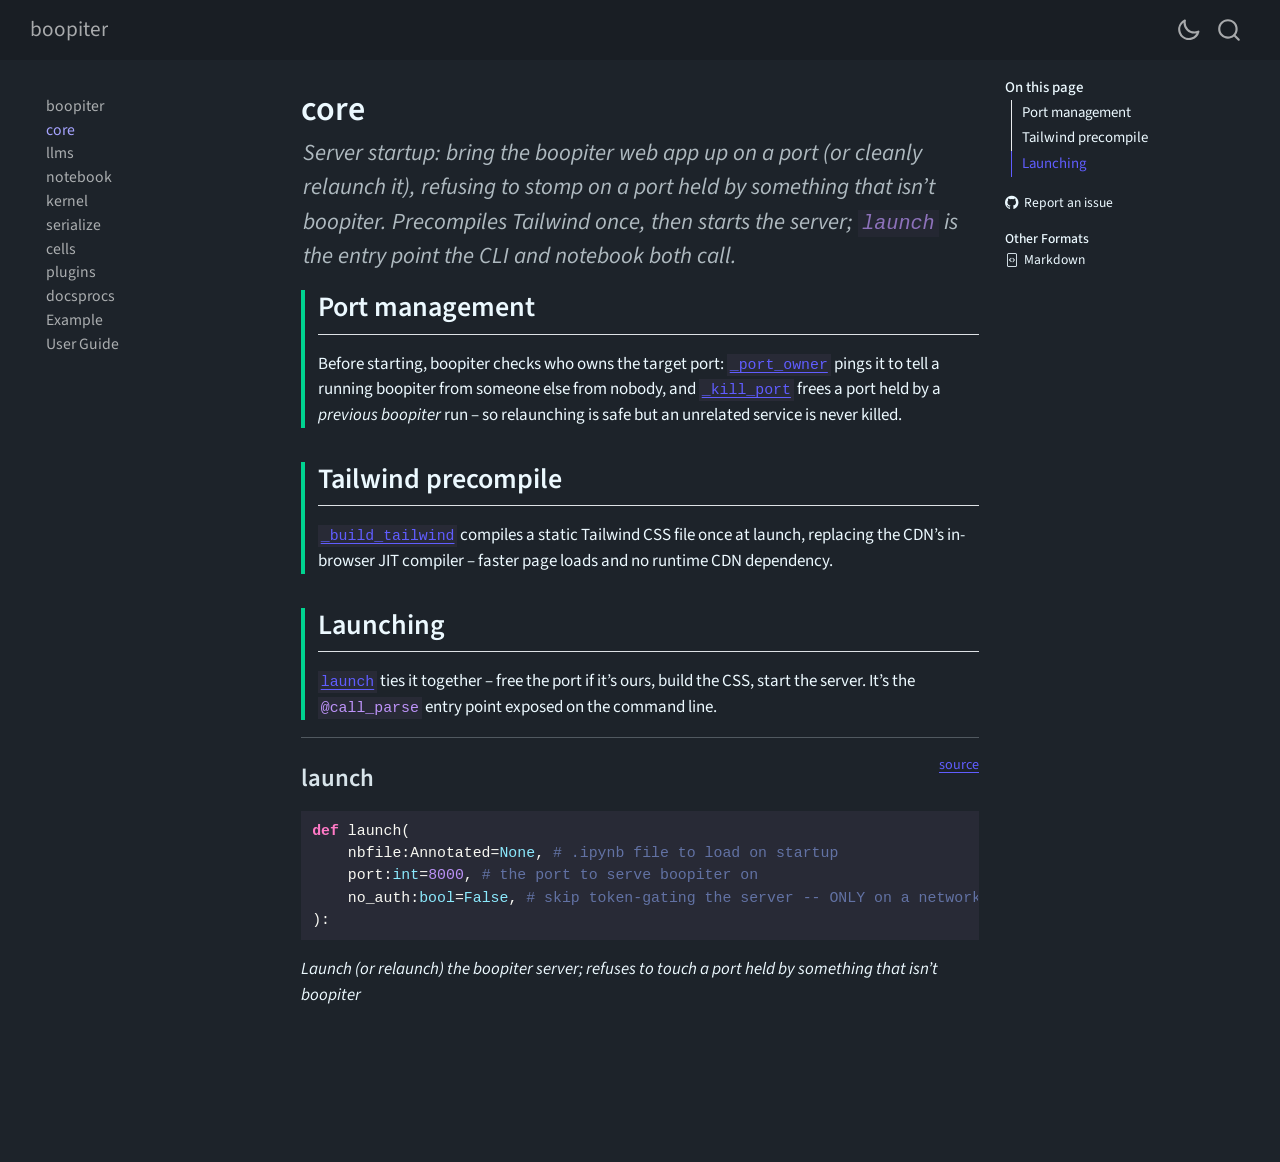
<file: core.html>
<!DOCTYPE html>
<html xmlns="http://www.w3.org/1999/xhtml" lang="en" xml:lang="en"><head>

<meta charset="utf-8">
<meta name="generator" content="quarto-1.10.18">

<meta name="viewport" content="width=device-width, initial-scale=1.0, user-scalable=yes">

<meta name="description" content="Server startup: bring the boopiter web app up on a port (or cleanly relaunch it), refusing to stomp on a port held by something that isn’t boopiter. Precompiles Tailwind once, then starts the server; launch is the entry point the CLI and notebook both call.">

<title>core – boopiter</title>
<style>
/* Default styles provided by pandoc.
** See https://pandoc.org/MANUAL.html#variables-for-html for config info.
*/
span.smallcaps{font-variant: small-caps;}
div.columns{display: flex; gap: 1.5em;}
div.column{flex: auto;}
@media screen {
div.columns{gap: min(4vw, 1.5em);}
div.column{overflow-x: auto;}
}
div.hanging-indent{margin-left: 1.5em; text-indent: -1.5em;}
ul.task-list{list-style: none;}
ul.task-list li input[type="checkbox"] {
  width: 0.8em;
  margin: 0 0.8em 0.2em -1em; /* quarto-specific, see https://github.com/quarto-dev/quarto-cli/issues/4556 */ 
  vertical-align: middle;
}
/* CSS for syntax highlighting */
html { -webkit-text-size-adjust: 100%; }
pre > code.sourceCode { white-space: pre; position: relative; }
pre > code.sourceCode > span { display: inline-block; line-height: 1.25; }
pre > code.sourceCode > span:empty { height: 1.2em; }
.sourceCode { overflow: visible; }
code.sourceCode > span { color: inherit; text-decoration: inherit; }
div.sourceCode { margin: 1em 0; }
pre.sourceCode { margin: 0; }
@media screen {
div.sourceCode { overflow: auto; }
}
@media print {
pre > code.sourceCode { white-space: pre-wrap; }
pre > code.sourceCode > span { text-indent: -5em; padding-left: 5em; }
}
pre.numberSource code
  { counter-reset: source-line 0; }
pre.numberSource code > span
  { position: relative; left: -4em; counter-increment: source-line; }
pre.numberSource code > span > a:first-child::before
  { content: counter(source-line);
    position: relative; left: -1em; text-align: right; vertical-align: baseline;
    border: none; display: inline-block;
    -webkit-touch-callout: none; -webkit-user-select: none;
    -khtml-user-select: none; -moz-user-select: none;
    -ms-user-select: none; user-select: none;
    padding: 0 4px; width: 4em;
  }
pre.numberSource { margin-left: 3em;  padding-left: 4px; }
div.sourceCode
  {   }
@media screen {
pre > code.sourceCode > span > a:first-child::before { text-decoration: underline; }
}
</style>


<script src="site_libs/quarto-nav/quarto-nav.js"></script>
<script src="site_libs/quarto-nav/headroom.min.js"></script>
<script src="site_libs/clipboard/clipboard.min.js"></script>
<script src="site_libs/quarto-search/autocomplete.umd.js"></script>
<script src="site_libs/quarto-search/fuse.min.js"></script>
<script src="site_libs/quarto-search/quarto-search.js"></script>
<meta name="quarto:offset" content="./">
<script src="site_libs/quarto-html/quarto.js" type="module"></script>
<script src="site_libs/quarto-html/tabsets/tabsets.js" type="module"></script>
<script src="site_libs/quarto-html/popper.min.js"></script>
<script src="site_libs/quarto-html/tippy.umd.min.js"></script>
<script src="site_libs/quarto-html/anchor.min.js"></script>
<link href="site_libs/quarto-html/tippy.css" rel="stylesheet">
<link href="site_libs/quarto-html/quarto-syntax-highlighting-64a204ab8560d761af7679ceaba22944.css" rel="stylesheet" class="quarto-color-scheme" id="quarto-text-highlighting-styles">
<link href="site_libs/quarto-html/quarto-syntax-highlighting-dark-53dc85963c67a221f6f2030af840abbe.css" rel="stylesheet" class="quarto-color-scheme quarto-color-alternate" id="quarto-text-highlighting-styles">
<script src="site_libs/bootstrap/bootstrap.min.js"></script>
<link href="site_libs/bootstrap/bootstrap-icons.css" rel="stylesheet">
<link href="site_libs/bootstrap/bootstrap-63180c5dda01c187c33bc16bc49fe53e.min.css" rel="stylesheet" append-hash="true" class="quarto-color-scheme" id="quarto-bootstrap" data-mode="light">
<link href="site_libs/bootstrap/bootstrap-dark-6b5e7143438591d42b0b787739ddee84.min.css" rel="stylesheet" append-hash="true" class="quarto-color-scheme quarto-color-alternate" id="quarto-bootstrap" data-mode="dark">
<script id="quarto-search-options" type="application/json">{
  "location": "navbar",
  "copy-button": false,
  "collapse-after": 3,
  "panel-placement": "end",
  "type": "overlay",
  "limit": 50,
  "keyboard-shortcut": [
    "f",
    "/",
    "s"
  ],
  "show-item-context": false,
  "language": {
    "search-no-results-text": "No results",
    "search-matching-documents-text": "matching documents",
    "search-copy-link-title": "Copy link to search",
    "search-hide-matches-text": "Hide additional matches",
    "search-more-match-text": "more match in this document",
    "search-more-matches-text": "more matches in this document",
    "search-clear-button-title": "Clear",
    "search-text-placeholder": "",
    "search-detached-cancel-button-title": "Cancel",
    "search-submit-button-title": "Submit",
    "search-label": "Search"
  }
}</script>


<link rel="stylesheet" href="styles.css">
<meta property="og:title" content="core – boopiter">
<meta property="og:description" content="Server startup: bring the boopiter web app up on a port (or cleanly relaunch it), refusing to stomp on a port held by something that isn’t boopiter. Precompiles Tailwind once, then starts the server; launch is the entry point the CLI and notebook both call.">
<meta property="og:site_name" content="boopiter">
<meta name="twitter:title" content="core – boopiter">
<meta name="twitter:description" content="Server startup: bring the boopiter web app up on a port (or cleanly relaunch it), refusing to stomp on a port held by something that isn’t boopiter. Precompiles Tailwind once, then starts the server; launch is the entry point the CLI and notebook both call.">
<meta name="twitter:card" content="summary">
</head>

<body class="nav-sidebar floating nav-fixed quarto-dark"><script id="quarto-html-before-body" type="application/javascript">
    const toggleBodyColorMode = (bsSheetEl) => {
      const mode = bsSheetEl.getAttribute("data-mode");
      const bodyEl = window.document.querySelector("body");
      if (mode === "dark") {
        bodyEl.classList.add("quarto-dark");
        bodyEl.classList.remove("quarto-light");
      } else {
        bodyEl.classList.add("quarto-light");
        bodyEl.classList.remove("quarto-dark");
      }
    }
    const toggleBodyColorPrimary = () => {
      const bsSheetEl = window.document.querySelector("link#quarto-bootstrap:not([rel=disabled-stylesheet])");
      if (bsSheetEl) {
        toggleBodyColorMode(bsSheetEl);
      }
    }
    const setColorSchemeToggle = (alternate) => {
      const toggles = window.document.querySelectorAll('.quarto-color-scheme-toggle');
      for (let i=0; i < toggles.length; i++) {
        const toggle = toggles[i];
        if (toggle) {
          if (alternate) {
            toggle.classList.add("alternate");
          } else {
            toggle.classList.remove("alternate");
          }
        }
      }
    };
    const toggleColorMode = (alternate) => {
      // Switch the stylesheets
      const primaryStylesheets = window.document.querySelectorAll('link.quarto-color-scheme:not(.quarto-color-alternate)');
      const alternateStylesheets = window.document.querySelectorAll('link.quarto-color-scheme.quarto-color-alternate');
      manageTransitions('#quarto-margin-sidebar .nav-link', false);
      if (alternate) {
        // note: dark is layered on light, we don't disable primary!
        enableStylesheet(alternateStylesheets);
        for (const sheetNode of alternateStylesheets) {
          if (sheetNode.id === "quarto-bootstrap") {
            toggleBodyColorMode(sheetNode);
          }
        }
      } else {
        disableStylesheet(alternateStylesheets);
        enableStylesheet(primaryStylesheets)
        toggleBodyColorPrimary();
      }
      manageTransitions('#quarto-margin-sidebar .nav-link', true);
      // Switch the toggles
      setColorSchemeToggle(alternate)
      // Hack to workaround the fact that safari doesn't
      // properly recolor the scrollbar when toggling (#1455)
      if (navigator.userAgent.indexOf('Safari') > 0 && navigator.userAgent.indexOf('Chrome') == -1) {
        manageTransitions("body", false);
        window.scrollTo(0, 1);
        setTimeout(() => {
          window.scrollTo(0, 0);
          manageTransitions("body", true);
        }, 40);
      }
    }
    const disableStylesheet = (stylesheets) => {
      for (let i=0; i < stylesheets.length; i++) {
        const stylesheet = stylesheets[i];
        stylesheet.rel = 'disabled-stylesheet';
      }
    }
    const enableStylesheet = (stylesheets) => {
      for (let i=0; i < stylesheets.length; i++) {
        const stylesheet = stylesheets[i];
        if(stylesheet.rel !== 'stylesheet') { // for Chrome, which will still FOUC without this check
          stylesheet.rel = 'stylesheet';
        }
      }
    }
    const manageTransitions = (selector, allowTransitions) => {
      const els = window.document.querySelectorAll(selector);
      for (let i=0; i < els.length; i++) {
        const el = els[i];
        if (allowTransitions) {
          el.classList.remove('notransition');
        } else {
          el.classList.add('notransition');
        }
      }
    }
    const isFileUrl = () => {
      return window.location.protocol === 'file:';
    }
    const hasAlternateSentinel = () => {
      let styleSentinel = getColorSchemeSentinel();
      if (styleSentinel !== null) {
        return styleSentinel === "alternate";
      } else {
        return false;
      }
    }
    const setStyleSentinel = (alternate) => {
      const value = alternate ? "alternate" : "default";
      if (!isFileUrl()) {
        window.localStorage.setItem("quarto-color-scheme", value);
      } else {
        localAlternateSentinel = value;
      }
    }
    const getColorSchemeSentinel = () => {
      if (!isFileUrl()) {
        const storageValue = window.localStorage.getItem("quarto-color-scheme");
        return storageValue != null ? storageValue : localAlternateSentinel;
      } else {
        return localAlternateSentinel;
      }
    }
    const toggleGiscusIfUsed = (isAlternate, darkModeDefault) => {
      const baseTheme = document.querySelector('#giscus-base-theme')?.value ?? 'light';
      const alternateTheme = document.querySelector('#giscus-alt-theme')?.value ?? 'dark';
      let newTheme = '';
      if(authorPrefersDark) {
        newTheme = isAlternate ? baseTheme : alternateTheme;
      } else {
        newTheme = isAlternate ? alternateTheme : baseTheme;
      }
      const changeGiscusTheme = () => {
        // From: https://github.com/giscus/giscus/issues/336
        const sendMessage = (message) => {
          const iframe = document.querySelector('iframe.giscus-frame');
          if (!iframe) return;
          iframe.contentWindow.postMessage({ giscus: message }, 'https://giscus.app');
        }
        sendMessage({
          setConfig: {
            theme: newTheme
          }
        });
      }
      const isGiscussLoaded = window.document.querySelector('iframe.giscus-frame') !== null;
      if (isGiscussLoaded) {
        changeGiscusTheme();
      }
    };
    const authorPrefersDark = true;
    const darkModeDefault = authorPrefersDark;
    let localAlternateSentinel = darkModeDefault ? 'alternate' : 'default';
    // Dark / light mode switch
    window.quartoToggleColorScheme = () => {
      // Read the current dark / light value
      let toAlternate = !hasAlternateSentinel();
      toggleColorMode(toAlternate);
      setStyleSentinel(toAlternate);
      toggleGiscusIfUsed(toAlternate, darkModeDefault);
      window.dispatchEvent(new Event('resize'));
    };
    // Switch to dark mode if need be
    if (hasAlternateSentinel()) {
      toggleColorMode(true);
    } else {
      toggleColorMode(false);
    }
  </script>

<div id="quarto-search-results"></div>
  <header id="quarto-header" class="headroom fixed-top">
    <nav class="navbar navbar-expand-lg " data-bs-theme="dark">
      <div class="navbar-container container-fluid">
      <div class="navbar-brand-container mx-auto">
    <a class="navbar-brand" href="./index.html">
    <span class="navbar-title">boopiter</span>
    </a>
  </div>
        <div class="quarto-navbar-tools tools-end">
  <a href="" class="quarto-color-scheme-toggle quarto-navigation-tool  px-1" onclick="window.quartoToggleColorScheme(); return false;" title="Toggle dark mode"><i class="bi"></i></a>
</div>
          <div id="quarto-search" class="" title="Search"></div>
      </div> <!-- /container-fluid -->
    </nav>
  <nav class="quarto-secondary-nav">
    <div class="container-fluid d-flex">
      <button type="button" class="quarto-btn-toggle btn" data-bs-toggle="collapse" role="button" data-bs-target=".quarto-sidebar-collapse-item" aria-controls="quarto-sidebar" aria-expanded="false" aria-label="Toggle sidebar navigation" onclick="if (window.quartoToggleHeadroom) { window.quartoToggleHeadroom(); }">
        <i class="bi bi-layout-text-sidebar-reverse"></i>
      </button>
        <nav class="quarto-page-breadcrumbs" aria-label="breadcrumb"><ol class="breadcrumb"><li class="breadcrumb-item"><a href="./core.html">core</a></li></ol></nav>
        <a class="flex-grow-1" role="navigation" data-bs-toggle="collapse" data-bs-target=".quarto-sidebar-collapse-item" aria-controls="quarto-sidebar" aria-expanded="false" aria-label="Toggle sidebar navigation" onclick="if (window.quartoToggleHeadroom) { window.quartoToggleHeadroom(); }">      
        </a>
    </div>
  </nav>
</header>
<!-- content -->
<div id="quarto-content" class="quarto-container page-columns page-rows-contents page-layout-article page-navbar">
<!-- sidebar -->
  <nav id="quarto-sidebar" class="sidebar collapse collapse-horizontal quarto-sidebar-collapse-item sidebar-navigation floating overflow-auto">
    <div class="sidebar-menu-container"> 
    <ul class="list-unstyled mt-1">
        <li class="sidebar-item">
  <div class="sidebar-item-container"> 
  <a href="./index.html" class="sidebar-item-text sidebar-link">
 <span class="menu-text">boopiter</span></a>
  </div>
</li>
        <li class="sidebar-item">
  <div class="sidebar-item-container"> 
  <a href="./core.html" class="sidebar-item-text sidebar-link active">
 <span class="menu-text">core</span></a>
  </div>
</li>
        <li class="sidebar-item">
  <div class="sidebar-item-container"> 
  <a href="./llms.html" class="sidebar-item-text sidebar-link">
 <span class="menu-text">llms</span></a>
  </div>
</li>
        <li class="sidebar-item">
  <div class="sidebar-item-container"> 
  <a href="./notebook.html" class="sidebar-item-text sidebar-link">
 <span class="menu-text">notebook</span></a>
  </div>
</li>
        <li class="sidebar-item">
  <div class="sidebar-item-container"> 
  <a href="./kernel.html" class="sidebar-item-text sidebar-link">
 <span class="menu-text">kernel</span></a>
  </div>
</li>
        <li class="sidebar-item">
  <div class="sidebar-item-container"> 
  <a href="./serialize.html" class="sidebar-item-text sidebar-link">
 <span class="menu-text">serialize</span></a>
  </div>
</li>
        <li class="sidebar-item">
  <div class="sidebar-item-container"> 
  <a href="./cells.html" class="sidebar-item-text sidebar-link">
 <span class="menu-text">cells</span></a>
  </div>
</li>
        <li class="sidebar-item">
  <div class="sidebar-item-container"> 
  <a href="./plugins.html" class="sidebar-item-text sidebar-link">
 <span class="menu-text">plugins</span></a>
  </div>
</li>
        <li class="sidebar-item">
  <div class="sidebar-item-container"> 
  <a href="./docsprocs.html" class="sidebar-item-text sidebar-link">
 <span class="menu-text">docsprocs</span></a>
  </div>
</li>
        <li class="sidebar-item">
  <div class="sidebar-item-container"> 
  <a href="./example.html" class="sidebar-item-text sidebar-link">
 <span class="menu-text">Example</span></a>
  </div>
</li>
        <li class="sidebar-item">
  <div class="sidebar-item-container"> 
  <a href="./guide.html" class="sidebar-item-text sidebar-link">
 <span class="menu-text">User Guide</span></a>
  </div>
</li>
    </ul>
    </div>
</nav>
<div id="quarto-sidebar-glass" class="quarto-sidebar-collapse-item" data-bs-toggle="collapse" data-bs-target=".quarto-sidebar-collapse-item"></div>
<!-- margin-sidebar -->
    <div id="quarto-margin-sidebar" class="sidebar margin-sidebar">
        <nav id="TOC" role="doc-toc" class="toc-active">
    <h2 id="toc-title">On this page</h2>
   
  <ul>
  <li><a href="#port-management" id="toc-port-management" class="nav-link active" data-scroll-target="#port-management">Port management</a></li>
  <li><a href="#tailwind-precompile" id="toc-tailwind-precompile" class="nav-link" data-scroll-target="#tailwind-precompile">Tailwind precompile</a></li>
  <li><a href="#launching" id="toc-launching" class="nav-link" data-scroll-target="#launching">Launching</a></li>
  </ul>
<div class="toc-actions"><ul><li><a href="https://github.com/drscotthawley/boopiter/issues/new" class="toc-action"><i class="bi bi-github"></i>Report an issue</a></li></ul></div><div class="quarto-alternate-formats"><h2>Other Formats</h2><ul><li><a href="core.html.md"><i class="bi bi-file-code"></i>Markdown</a></li></ul></div></nav>
    </div>
<!-- main -->
<main class="content" id="quarto-document-content">


<header id="title-block-header" class="quarto-title-block default">
<div class="quarto-title">
<h1 class="title">core</h1>
</div>

<div>
  <div class="description">
    Server startup: bring the boopiter web app up on a port (or cleanly relaunch it), refusing to stomp on a port held by something that isn’t boopiter. Precompiles Tailwind once, then starts the server; <code>launch</code> is the entry point the CLI and notebook both call.
  </div>
</div>


<div class="quarto-title-meta">

    
  
    
  </div>
  


</header>


<div class="boopcell boop-raw">

</div>
<div class="boopcell boop-note">
<!-- WARNING: THIS FILE WAS AUTOGENERATED! DO NOT EDIT! -->
</div>
<section id="port-management" class="level2 boopcell boop-note">
<h2 class="anchored" data-anchor-id="port-management">Port management</h2>
<p>Before starting, boopiter checks who owns the target port: <a href="https://drscotthawley.github.io/boopiter/core.html#_port_owner"><code>_port_owner</code></a> pings it to tell a running boopiter from someone else from nobody, and <a href="https://drscotthawley.github.io/boopiter/core.html#_kill_port"><code>_kill_port</code></a> frees a port held by a <em>previous boopiter</em> run – so relaunching is safe but an unrelated service is never killed.</p>
</section>
<section id="tailwind-precompile" class="level2 boopcell boop-note">
<h2 class="anchored" data-anchor-id="tailwind-precompile">Tailwind precompile</h2>
<p><a href="https://drscotthawley.github.io/boopiter/core.html#_build_tailwind"><code>_build_tailwind</code></a> compiles a static Tailwind CSS file once at launch, replacing the CDN’s in-browser JIT compiler – faster page loads and no runtime CDN dependency.</p>
</section>
<section id="launching" class="level2 boopcell boop-note">
<h2 class="anchored" data-anchor-id="launching">Launching</h2>
<p><a href="https://drscotthawley.github.io/boopiter/core.html#launch"><code>launch</code></a> ties it together – free the port if it’s ours, build the CSS, start the server. It’s the <code>@call_parse</code> entry point exposed on the command line.</p>
</section>
<div class="prose" data-markdown="1">
<hr>
<p><a href="https://github.com/drscotthawley/boopiter/blob/main/boopiter/core.py#L54" target="_blank" style="float:right; font-size:smaller">source</a></p>
<section id="launch" class="level3">
<h3 class="anchored" data-anchor-id="launch">launch</h3>
<div class="code-copy-outer-scaffold"><div class="sourceCode" id="cb1"><pre class="sourceCode python code-with-copy"><code class="sourceCode python"><span id="cb1-1"><a href="#cb1-1" aria-hidden="true" tabindex="-1"></a><span class="kw">def</span> launch(</span>
<span id="cb1-2"><a href="#cb1-2" aria-hidden="true" tabindex="-1"></a>    nbfile:Annotated<span class="op">=</span><span class="va">None</span>, <span class="co"># .ipynb file to load on startup</span></span>
<span id="cb1-3"><a href="#cb1-3" aria-hidden="true" tabindex="-1"></a>    port:<span class="bu">int</span><span class="op">=</span><span class="dv">8000</span>, <span class="co"># the port to serve boopiter on</span></span>
<span id="cb1-4"><a href="#cb1-4" aria-hidden="true" tabindex="-1"></a>    no_auth:<span class="bu">bool</span><span class="op">=</span><span class="va">False</span>, <span class="co"># skip token-gating the server -- ONLY on a network you fully trust; every code cell already runs with this process's own permissions, so an unauthed boopiter is equivalent to handing out a shell</span></span>
<span id="cb1-5"><a href="#cb1-5" aria-hidden="true" tabindex="-1"></a>):</span></code></pre></div><button title="Copy to Clipboard" class="code-copy-button"><i class="bi"></i></button></div>
<p><em>Launch (or relaunch) the boopiter server; refuses to touch a port held by something that isn’t boopiter</em></p>
</section>
</div>



</main> <!-- /main -->
<!-- Swap Quarto's built-in dark/light toggle icon (a small sideways switch) for boopiter's
     own sun/moon SVGs (the exact paths from theme_swap() in boopiter/cells.py). We reuse
     Quarto's toggle <a> so all the theme-switching + localStorage persistence keeps working;
     we only replace what it looks like. Quarto adds `.alternate` to the toggle in dark mode,
     which styles.css uses to show the moon (dark) vs sun (light) -- matching boopiter. -->
<script>
(function () {
  var SUN = '<svg class="boop-sun" xmlns="http://www.w3.org/2000/svg" viewBox="0 0 24 24"><path d="M5.64,17l-.71.71a1,1,0,0,0,0,1.41,1,1,0,0,0,1.41,0l.71-.71A1,1,0,0,0,5.64,17ZM5,12a1,1,0,0,0-1-1H3a1,1,0,0,0,0,2H4A1,1,0,0,0,5,12Zm7-7a1,1,0,0,0,1-1V3a1,1,0,0,0-2,0V4A1,1,0,0,0,12,5ZM5.64,7.05a1,1,0,0,0,.7.29,1,1,0,0,0,.71-.29,1,1,0,0,0,0-1.41l-.71-.71A1,1,0,0,0,4.93,6.34Zm12,.29a1,1,0,0,0,.7-.29l.71-.71a1,1,0,1,0-1.41-1.41L17,5.64a1,1,0,0,0,0,1.41A1,1,0,0,0,17.66,7.34ZM21,11H20a1,1,0,0,0,0,2h1a1,1,0,0,0,0-2Zm-9,8a1,1,0,0,0-1,1v1a1,1,0,0,0,2,0V20A1,1,0,0,0,12,19ZM18.36,17A1,1,0,0,0,17,18.36l.71.71a1,1,0,0,0,1.41,0,1,1,0,0,0,0-1.41ZM12,6.5A5.5,5.5,0,1,0,17.5,12,5.51,5.51,0,0,0,12,6.5Zm0,9A3.5,3.5,0,1,1,15.5,12,3.5,3.5,0,0,1,12,15.5Z"/></svg>';
  var MOON = '<svg class="boop-moon" xmlns="http://www.w3.org/2000/svg" viewBox="0 0 24 24"><path d="M21.64,13a1,1,0,0,0-1.05-.14,8.05,8.05,0,0,1-3.37.73A8.15,8.15,0,0,1,9.08,5.49a8.59,8.59,0,0,1,.25-2A1,1,0,0,0,8,2.36,10.14,10.14,0,1,0,22,14.05,1,1,0,0,0,21.64,13Zm-9.5,6.69A8.14,8.14,0,0,1,7.08,5.22v.27A10.15,10.15,0,0,0,17.22,15.63a9.79,9.79,0,0,0,2.1-.22A8.11,8.11,0,0,1,12.14,19.73Z"/></svg>';
  function boopify() {
    document.querySelectorAll('.quarto-color-scheme-toggle').forEach(function (t) {
      if (t.dataset.boopified) return;
      t.dataset.boopified = '1';
      t.innerHTML = SUN + MOON;
    });
  }
  boopify();                                             // toggle is server-rendered, usually already present
  document.addEventListener('DOMContentLoaded', boopify); // ...but also catch a floated-in one
})();
</script>
<script id="quarto-html-after-body" type="application/javascript">
  window.document.addEventListener("DOMContentLoaded", function (event) {
    // Ensure there is a toggle, if there isn't float one in the top right
    if (window.document.querySelector('.quarto-color-scheme-toggle') === null) {
      const a = window.document.createElement('a');
      a.classList.add('top-right');
      a.classList.add('quarto-color-scheme-toggle');
      a.href = "";
      a.onclick = function() { try { window.quartoToggleColorScheme(); } catch {} return false; };
      const i = window.document.createElement("i");
      i.classList.add('bi');
      a.appendChild(i);
      window.document.body.appendChild(a);
    }
    setColorSchemeToggle(hasAlternateSentinel())
    const icon = "";
    const anchorJS = new window.AnchorJS();
    anchorJS.options = {
      placement: 'right',
      icon: icon
    };
    anchorJS.add('.anchored');
    const isCodeAnnotation = (el) => {
      for (const clz of el.classList) {
        if (clz.startsWith('code-annotation-')) {                     
          return true;
        }
      }
      return false;
    }
    const onCopySuccess = function(e) {
      // button target
      const button = e.trigger;
      // don't keep focus
      button.blur();
      // flash "checked"
      button.classList.add('code-copy-button-checked');
      var currentTitle = button.getAttribute("title");
      button.setAttribute("title", "Copied!");
      let tooltip;
      if (window.bootstrap) {
        button.setAttribute("data-bs-toggle", "tooltip");
        button.setAttribute("data-bs-placement", "left");
        button.setAttribute("data-bs-title", "Copied!");
        tooltip = new bootstrap.Tooltip(button, 
          { trigger: "manual", 
            customClass: "code-copy-button-tooltip",
            offset: [0, -8]});
        tooltip.show();    
      }
      setTimeout(function() {
        if (tooltip) {
          tooltip.hide();
          button.removeAttribute("data-bs-title");
          button.removeAttribute("data-bs-toggle");
          button.removeAttribute("data-bs-placement");
        }
        button.setAttribute("title", currentTitle);
        button.classList.remove('code-copy-button-checked');
      }, 1000);
      // clear code selection
      e.clearSelection();
    }
    const getTextToCopy = function(trigger) {
      const outerScaffold = trigger.parentElement.cloneNode(true);
      const codeEl = outerScaffold.querySelector('code');
      for (const childEl of codeEl.children) {
        if (isCodeAnnotation(childEl)) {
          childEl.remove();
        }
      }
      return codeEl.innerText;
    }
    const clipboard = new window.ClipboardJS('.code-copy-button:not([data-in-quarto-modal])', {
      text: getTextToCopy
    });
    clipboard.on('success', onCopySuccess);
    if (window.document.getElementById('quarto-embedded-source-code-modal')) {
      const clipboardModal = new window.ClipboardJS('.code-copy-button[data-in-quarto-modal]', {
        text: getTextToCopy,
        container: window.document.getElementById('quarto-embedded-source-code-modal')
      });
      clipboardModal.on('success', onCopySuccess);
    }
      var localhostRegex = new RegExp(/^(?:http|https):\/\/localhost\:?[0-9]*\//);
      var mailtoRegex = new RegExp(/^mailto:/);
        var filterRegex = new RegExp("https:\/\/drscotthawley\.github\.io\/boopiter");
      var isInternal = (href) => {
          return filterRegex.test(href) || localhostRegex.test(href) || mailtoRegex.test(href);
      }
      // Inspect non-navigation links and adorn them if external
     var links = window.document.querySelectorAll('a[href]:not(.nav-link):not(.navbar-brand):not(.toc-action):not(.sidebar-link):not(.sidebar-item-toggle):not(.pagination-link):not(.no-external):not([aria-hidden]):not(.dropdown-item):not(.quarto-navigation-tool):not(.about-link)');
      for (var i=0; i<links.length; i++) {
        const link = links[i];
        if (!isInternal(link.href)) {
          // undo the damage that might have been done by quarto-nav.js in the case of
          // links that we want to consider external
          if (link.dataset.originalHref !== undefined) {
            link.href = link.dataset.originalHref;
          }
        }
      }
    function tippyHover(el, contentFn, onTriggerFn, onUntriggerFn) {
      const config = {
        allowHTML: true,
        maxWidth: 500,
        delay: 100,
        arrow: false,
        appendTo: function(el) {
            return el.parentElement;
        },
        interactive: true,
        interactiveBorder: 10,
        theme: 'quarto',
        placement: 'bottom-start',
      };
      if (contentFn) {
        config.content = contentFn;
      }
      if (onTriggerFn) {
        config.onTrigger = onTriggerFn;
      }
      if (onUntriggerFn) {
        config.onUntrigger = onUntriggerFn;
      }
      window.tippy(el, config); 
    }
    const noterefs = window.document.querySelectorAll('a[role="doc-noteref"]');
    for (var i=0; i<noterefs.length; i++) {
      const ref = noterefs[i];
      tippyHover(ref, function() {
        // use id or data attribute instead here
        let href = ref.getAttribute('data-footnote-href') || ref.getAttribute('href');
        try { href = new URL(href).hash; } catch {}
        const id = href.replace(/^#\/?/, "");
        const note = window.document.getElementById(id);
        if (note) {
          return note.innerHTML;
        } else {
          return "";
        }
      });
    }
    const xrefs = window.document.querySelectorAll('a.quarto-xref');
    const processXRef = (id, note) => {
      // Strip column container classes
      const stripColumnClz = (el) => {
        el.classList.remove("page-full", "page-columns");
        if (el.children) {
          for (const child of el.children) {
            stripColumnClz(child);
          }
        }
      }
      stripColumnClz(note)
      if (id === null || id.startsWith('sec-')) {
        // Special case sections, only their first couple elements
        const container = document.createElement("div");
        if (note.children && note.children.length > 2) {
          container.appendChild(note.children[0].cloneNode(true));
          for (let i = 1; i < note.children.length; i++) {
            const child = note.children[i];
            if (child.tagName === "P" && child.innerText === "") {
              continue;
            } else {
              container.appendChild(child.cloneNode(true));
              break;
            }
          }
          if (window.Quarto?.typesetMath) {
            window.Quarto.typesetMath(container);
          }
          return container.innerHTML
        } else {
          if (window.Quarto?.typesetMath) {
            window.Quarto.typesetMath(note);
          }
          return note.innerHTML;
        }
      } else {
        // Remove any anchor links if they are present
        const anchorLink = note.querySelector('a.anchorjs-link');
        if (anchorLink) {
          anchorLink.remove();
        }
        if (window.Quarto?.typesetMath) {
          window.Quarto.typesetMath(note);
        }
        if (note.classList.contains("callout")) {
          return note.outerHTML;
        } else {
          return note.innerHTML;
        }
      }
    }
    for (var i=0; i<xrefs.length; i++) {
      const xref = xrefs[i];
      tippyHover(xref, undefined, function(instance) {
        instance.disable();
        let url = xref.getAttribute('href');
        let hash = undefined; 
        if (url.startsWith('#')) {
          hash = url;
        } else {
          try { hash = new URL(url).hash; } catch {}
        }
        if (hash) {
          const id = hash.replace(/^#\/?/, "");
          const note = window.document.getElementById(id);
          if (note !== null) {
            try {
              const html = processXRef(id, note.cloneNode(true));
              instance.setContent(html);
            } finally {
              instance.enable();
              instance.show();
            }
          } else {
            // See if we can fetch this
            fetch(url.split('#')[0])
            .then(res => res.text())
            .then(html => {
              const parser = new DOMParser();
              const htmlDoc = parser.parseFromString(html, "text/html");
              const note = htmlDoc.getElementById(id);
              if (note !== null) {
                const html = processXRef(id, note);
                instance.setContent(html);
              } 
            }).finally(() => {
              instance.enable();
              instance.show();
            });
          }
        } else {
          // See if we can fetch a full url (with no hash to target)
          // This is a special case and we should probably do some content thinning / targeting
          fetch(url)
          .then(res => res.text())
          .then(html => {
            const parser = new DOMParser();
            const htmlDoc = parser.parseFromString(html, "text/html");
            const note = htmlDoc.querySelector('main.content');
            if (note !== null) {
              // This should only happen for chapter cross references
              // (since there is no id in the URL)
              // remove the first header
              if (note.children.length > 0 && note.children[0].tagName === "HEADER") {
                note.children[0].remove();
              }
              const html = processXRef(null, note);
              instance.setContent(html);
            } 
          }).finally(() => {
            instance.enable();
            instance.show();
          });
        }
      }, function(instance) {
      });
    }
        let selectedAnnoteEl;
        const selectorForAnnotation = ( cell, annotation) => {
          let cellAttr = 'data-code-cell="' + cell + '"';
          let lineAttr = 'data-code-annotation="' +  annotation + '"';
          const selector = 'span[' + cellAttr + '][' + lineAttr + ']';
          return selector;
        }
        const selectCodeLines = (annoteEl) => {
          const doc = window.document;
          const targetCell = annoteEl.getAttribute("data-target-cell");
          const targetAnnotation = annoteEl.getAttribute("data-target-annotation");
          const annoteSpan = window.document.querySelector(selectorForAnnotation(targetCell, targetAnnotation));
          const lines = annoteSpan.getAttribute("data-code-lines").split(",");
          const lineIds = lines.map((line) => {
            return targetCell + "-" + line;
          })
          let top = null;
          let height = null;
          let parent = null;
          if (lineIds.length > 0) {
              //compute the position of the single el (top and bottom and make a div)
              const el = window.document.getElementById(lineIds[0]);
              top = el.offsetTop;
              height = el.offsetHeight;
              parent = el.parentElement.parentElement;
            if (lineIds.length > 1) {
              const lastEl = window.document.getElementById(lineIds[lineIds.length - 1]);
              const bottom = lastEl.offsetTop + lastEl.offsetHeight;
              height = bottom - top;
            }
            if (top !== null && height !== null && parent !== null) {
              // cook up a div (if necessary) and position it 
              let div = window.document.getElementById("code-annotation-line-highlight");
              if (div === null) {
                div = window.document.createElement("div");
                div.setAttribute("id", "code-annotation-line-highlight");
                div.style.position = 'absolute';
                parent.appendChild(div);
              }
              div.style.top = top - 2 + "px";
              div.style.height = height + 4 + "px";
              div.style.left = 0;
              let gutterDiv = window.document.getElementById("code-annotation-line-highlight-gutter");
              if (gutterDiv === null) {
                gutterDiv = window.document.createElement("div");
                gutterDiv.setAttribute("id", "code-annotation-line-highlight-gutter");
                gutterDiv.style.position = 'absolute';
                const codeCell = window.document.getElementById(targetCell);
                const gutter = codeCell.querySelector('.code-annotation-gutter');
                gutter.appendChild(gutterDiv);
              }
              gutterDiv.style.top = top - 2 + "px";
              gutterDiv.style.height = height + 4 + "px";
            }
            selectedAnnoteEl = annoteEl;
          }
        };
        const unselectCodeLines = () => {
          const elementsIds = ["code-annotation-line-highlight", "code-annotation-line-highlight-gutter"];
          elementsIds.forEach((elId) => {
            const div = window.document.getElementById(elId);
            if (div) {
              div.remove();
            }
          });
          selectedAnnoteEl = undefined;
        };
          // Handle positioning of the toggle
      window.addEventListener(
        "resize",
        throttle(() => {
          elRect = undefined;
          if (selectedAnnoteEl) {
            selectCodeLines(selectedAnnoteEl);
          }
        }, 10)
      );
      function throttle(fn, ms) {
      let throttle = false;
      let timer;
        return (...args) => {
          if(!throttle) { // first call gets through
              fn.apply(this, args);
              throttle = true;
          } else { // all the others get throttled
              if(timer) clearTimeout(timer); // cancel #2
              timer = setTimeout(() => {
                fn.apply(this, args);
                timer = throttle = false;
              }, ms);
          }
        };
      }
        // Attach click handler to the DT
        const annoteDls = window.document.querySelectorAll('dt[data-target-cell]');
        for (const annoteDlNode of annoteDls) {
          annoteDlNode.addEventListener('click', (event) => {
            const clickedEl = event.target;
            if (clickedEl !== selectedAnnoteEl) {
              unselectCodeLines();
              const activeEl = window.document.querySelector('dt[data-target-cell].code-annotation-active');
              if (activeEl) {
                activeEl.classList.remove('code-annotation-active');
              }
              selectCodeLines(clickedEl);
              clickedEl.classList.add('code-annotation-active');
            } else {
              // Unselect the line
              unselectCodeLines();
              clickedEl.classList.remove('code-annotation-active');
            }
          });
        }
    const findCites = (el) => {
      const parentEl = el.parentElement;
      if (parentEl) {
        const cites = parentEl.dataset.cites;
        if (cites) {
          return {
            el,
            cites: cites.split(' ')
          };
        } else {
          return findCites(el.parentElement)
        }
      } else {
        return undefined;
      }
    };
    var bibliorefs = window.document.querySelectorAll('a[role="doc-biblioref"]');
    for (var i=0; i<bibliorefs.length; i++) {
      const ref = bibliorefs[i];
      const citeInfo = findCites(ref);
      if (citeInfo) {
        tippyHover(citeInfo.el, function() {
          var popup = window.document.createElement('div');
          citeInfo.cites.forEach(function(cite) {
            var citeDiv = window.document.createElement('div');
            citeDiv.classList.add('hanging-indent');
            citeDiv.classList.add('csl-entry');
            var biblioDiv = window.document.getElementById('ref-' + cite);
            if (biblioDiv) {
              citeDiv.innerHTML = biblioDiv.innerHTML;
            }
            popup.appendChild(citeDiv);
          });
          return popup.innerHTML;
        });
      }
    }
  });
  </script>
</div> <!-- /content -->




<footer class="footer"><div class="nav-footer"><div class="nav-footer-center"><div class="toc-actions d-sm-block d-md-none"><ul><li><a href="https://github.com/drscotthawley/boopiter/issues/new" class="toc-action"><i class="bi bi-github"></i>Report an issue</a></li></ul></div></div></div></footer></body></html>
</file>
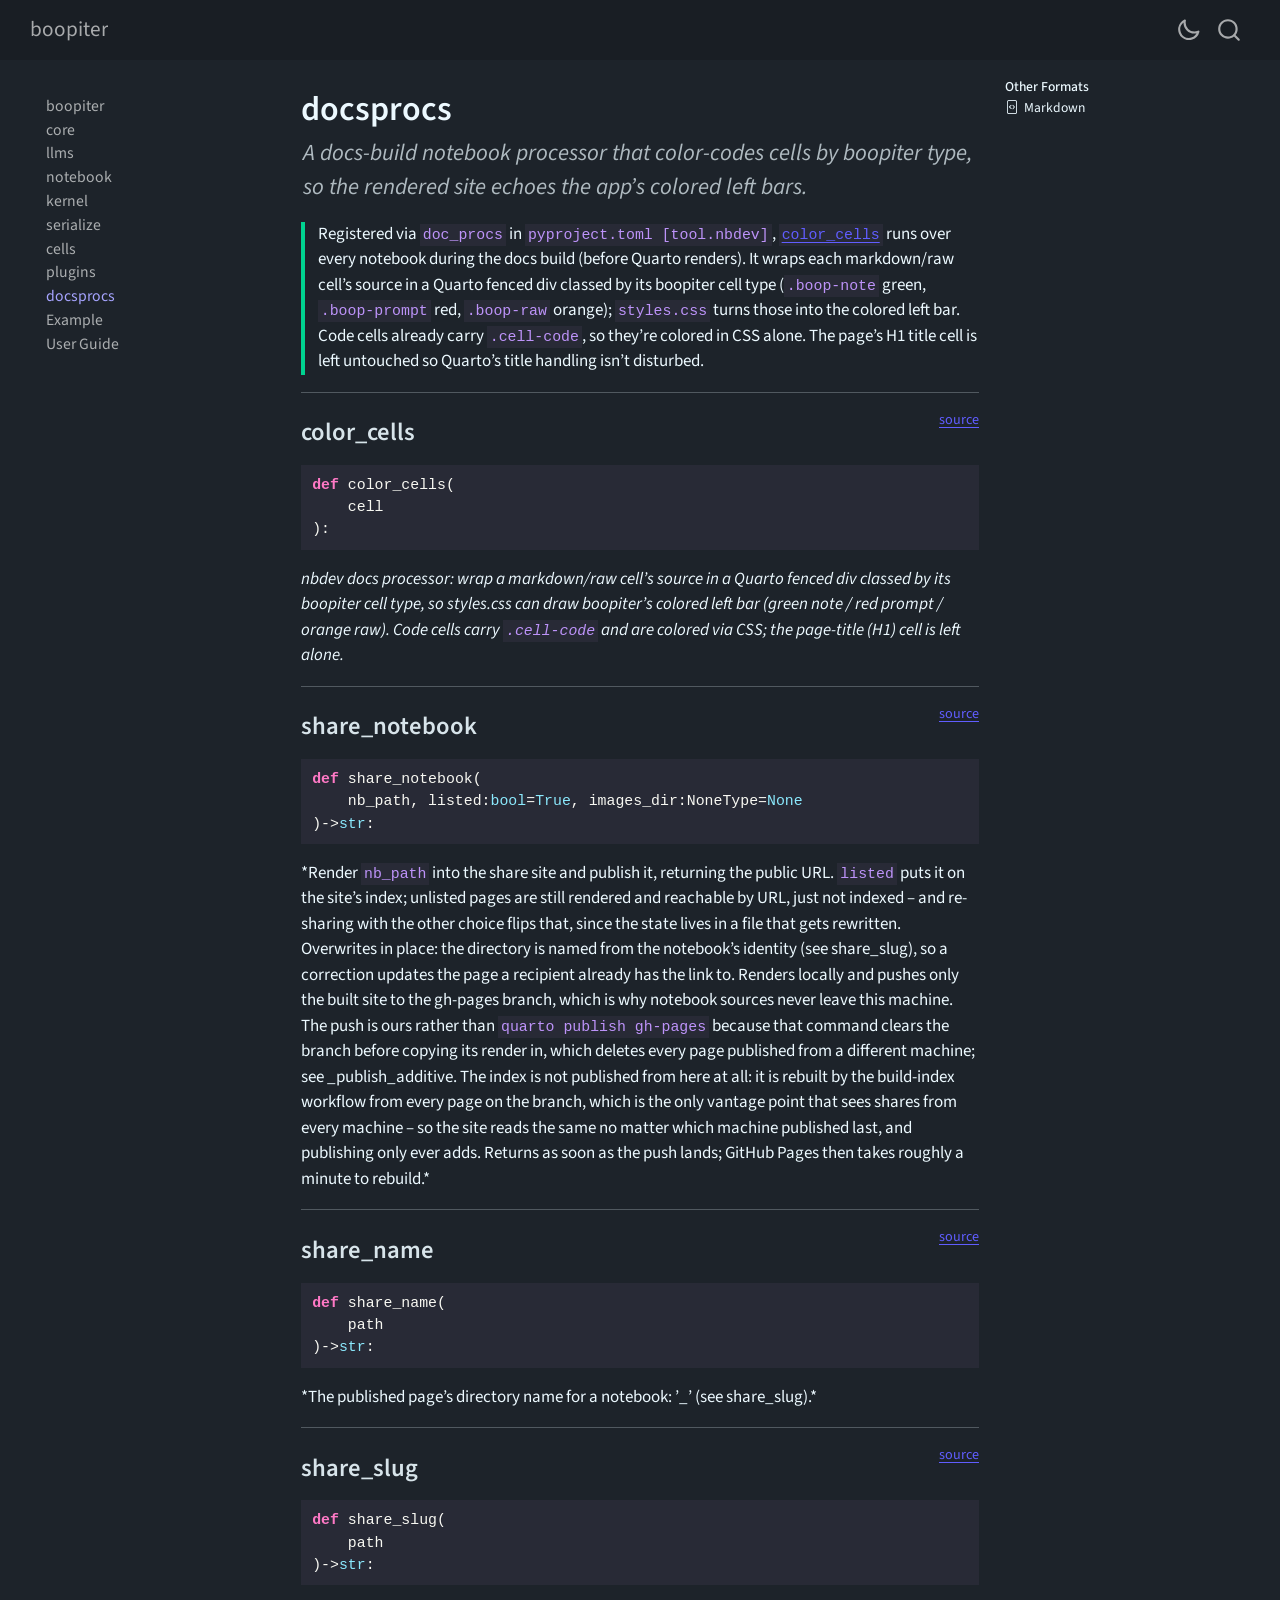
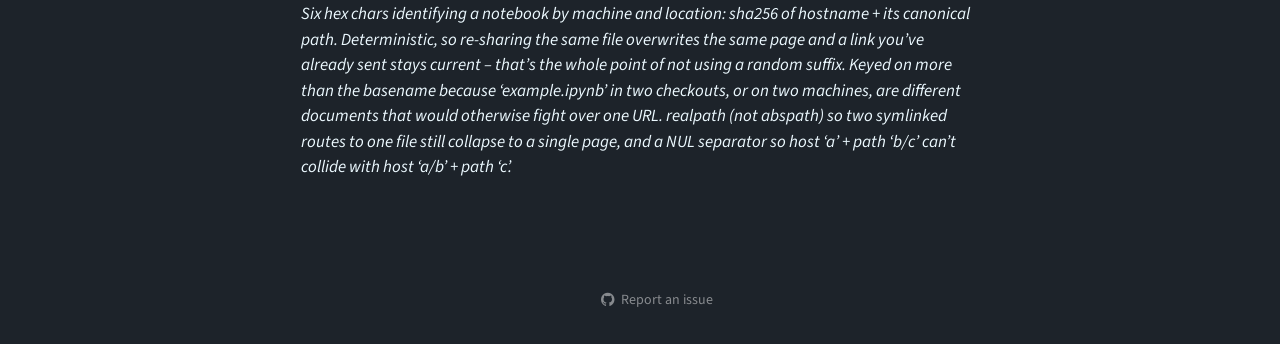
<file: docsprocs.html>
<!DOCTYPE html>
<html xmlns="http://www.w3.org/1999/xhtml" lang="en" xml:lang="en"><head>

<meta charset="utf-8">
<meta name="generator" content="quarto-1.10.18">

<meta name="viewport" content="width=device-width, initial-scale=1.0, user-scalable=yes">

<meta name="description" content="A docs-build notebook processor that color-codes cells by boopiter type, so the rendered site echoes the app’s colored left bars.">

<title>docsprocs – boopiter</title>
<style>
/* Default styles provided by pandoc.
** See https://pandoc.org/MANUAL.html#variables-for-html for config info.
*/
span.smallcaps{font-variant: small-caps;}
div.columns{display: flex; gap: 1.5em;}
div.column{flex: auto;}
@media screen {
div.columns{gap: min(4vw, 1.5em);}
div.column{overflow-x: auto;}
}
div.hanging-indent{margin-left: 1.5em; text-indent: -1.5em;}
ul.task-list{list-style: none;}
ul.task-list li input[type="checkbox"] {
  width: 0.8em;
  margin: 0 0.8em 0.2em -1em; /* quarto-specific, see https://github.com/quarto-dev/quarto-cli/issues/4556 */ 
  vertical-align: middle;
}
/* CSS for syntax highlighting */
html { -webkit-text-size-adjust: 100%; }
pre > code.sourceCode { white-space: pre; position: relative; }
pre > code.sourceCode > span { display: inline-block; line-height: 1.25; }
pre > code.sourceCode > span:empty { height: 1.2em; }
.sourceCode { overflow: visible; }
code.sourceCode > span { color: inherit; text-decoration: inherit; }
div.sourceCode { margin: 1em 0; }
pre.sourceCode { margin: 0; }
@media screen {
div.sourceCode { overflow: auto; }
}
@media print {
pre > code.sourceCode { white-space: pre-wrap; }
pre > code.sourceCode > span { text-indent: -5em; padding-left: 5em; }
}
pre.numberSource code
  { counter-reset: source-line 0; }
pre.numberSource code > span
  { position: relative; left: -4em; counter-increment: source-line; }
pre.numberSource code > span > a:first-child::before
  { content: counter(source-line);
    position: relative; left: -1em; text-align: right; vertical-align: baseline;
    border: none; display: inline-block;
    -webkit-touch-callout: none; -webkit-user-select: none;
    -khtml-user-select: none; -moz-user-select: none;
    -ms-user-select: none; user-select: none;
    padding: 0 4px; width: 4em;
  }
pre.numberSource { margin-left: 3em;  padding-left: 4px; }
div.sourceCode
  {   }
@media screen {
pre > code.sourceCode > span > a:first-child::before { text-decoration: underline; }
}
</style>


<script src="site_libs/quarto-nav/quarto-nav.js"></script>
<script src="site_libs/quarto-nav/headroom.min.js"></script>
<script src="site_libs/clipboard/clipboard.min.js"></script>
<script src="site_libs/quarto-search/autocomplete.umd.js"></script>
<script src="site_libs/quarto-search/fuse.min.js"></script>
<script src="site_libs/quarto-search/quarto-search.js"></script>
<meta name="quarto:offset" content="./">
<script src="site_libs/quarto-html/quarto.js" type="module"></script>
<script src="site_libs/quarto-html/tabsets/tabsets.js" type="module"></script>
<script src="site_libs/quarto-html/popper.min.js"></script>
<script src="site_libs/quarto-html/tippy.umd.min.js"></script>
<script src="site_libs/quarto-html/anchor.min.js"></script>
<link href="site_libs/quarto-html/tippy.css" rel="stylesheet">
<link href="site_libs/quarto-html/quarto-syntax-highlighting-64a204ab8560d761af7679ceaba22944.css" rel="stylesheet" class="quarto-color-scheme" id="quarto-text-highlighting-styles">
<link href="site_libs/quarto-html/quarto-syntax-highlighting-dark-53dc85963c67a221f6f2030af840abbe.css" rel="stylesheet" class="quarto-color-scheme quarto-color-alternate" id="quarto-text-highlighting-styles">
<script src="site_libs/bootstrap/bootstrap.min.js"></script>
<link href="site_libs/bootstrap/bootstrap-icons.css" rel="stylesheet">
<link href="site_libs/bootstrap/bootstrap-63180c5dda01c187c33bc16bc49fe53e.min.css" rel="stylesheet" append-hash="true" class="quarto-color-scheme" id="quarto-bootstrap" data-mode="light">
<link href="site_libs/bootstrap/bootstrap-dark-6b5e7143438591d42b0b787739ddee84.min.css" rel="stylesheet" append-hash="true" class="quarto-color-scheme quarto-color-alternate" id="quarto-bootstrap" data-mode="dark">
<script id="quarto-search-options" type="application/json">{
  "location": "navbar",
  "copy-button": false,
  "collapse-after": 3,
  "panel-placement": "end",
  "type": "overlay",
  "limit": 50,
  "keyboard-shortcut": [
    "f",
    "/",
    "s"
  ],
  "show-item-context": false,
  "language": {
    "search-no-results-text": "No results",
    "search-matching-documents-text": "matching documents",
    "search-copy-link-title": "Copy link to search",
    "search-hide-matches-text": "Hide additional matches",
    "search-more-match-text": "more match in this document",
    "search-more-matches-text": "more matches in this document",
    "search-clear-button-title": "Clear",
    "search-text-placeholder": "",
    "search-detached-cancel-button-title": "Cancel",
    "search-submit-button-title": "Submit",
    "search-label": "Search"
  }
}</script>


<link rel="stylesheet" href="styles.css">
<meta property="og:title" content="docsprocs – boopiter">
<meta property="og:description" content="A docs-build notebook processor that color-codes cells by boopiter type, so the rendered site echoes the app’s colored left bars.">
<meta property="og:site_name" content="boopiter">
<meta name="twitter:title" content="docsprocs – boopiter">
<meta name="twitter:description" content="A docs-build notebook processor that color-codes cells by boopiter type, so the rendered site echoes the app’s colored left bars.">
<meta name="twitter:card" content="summary">
</head>

<body class="nav-sidebar floating nav-fixed quarto-dark"><script id="quarto-html-before-body" type="application/javascript">
    const toggleBodyColorMode = (bsSheetEl) => {
      const mode = bsSheetEl.getAttribute("data-mode");
      const bodyEl = window.document.querySelector("body");
      if (mode === "dark") {
        bodyEl.classList.add("quarto-dark");
        bodyEl.classList.remove("quarto-light");
      } else {
        bodyEl.classList.add("quarto-light");
        bodyEl.classList.remove("quarto-dark");
      }
    }
    const toggleBodyColorPrimary = () => {
      const bsSheetEl = window.document.querySelector("link#quarto-bootstrap:not([rel=disabled-stylesheet])");
      if (bsSheetEl) {
        toggleBodyColorMode(bsSheetEl);
      }
    }
    const setColorSchemeToggle = (alternate) => {
      const toggles = window.document.querySelectorAll('.quarto-color-scheme-toggle');
      for (let i=0; i < toggles.length; i++) {
        const toggle = toggles[i];
        if (toggle) {
          if (alternate) {
            toggle.classList.add("alternate");
          } else {
            toggle.classList.remove("alternate");
          }
        }
      }
    };
    const toggleColorMode = (alternate) => {
      // Switch the stylesheets
      const primaryStylesheets = window.document.querySelectorAll('link.quarto-color-scheme:not(.quarto-color-alternate)');
      const alternateStylesheets = window.document.querySelectorAll('link.quarto-color-scheme.quarto-color-alternate');
      manageTransitions('#quarto-margin-sidebar .nav-link', false);
      if (alternate) {
        // note: dark is layered on light, we don't disable primary!
        enableStylesheet(alternateStylesheets);
        for (const sheetNode of alternateStylesheets) {
          if (sheetNode.id === "quarto-bootstrap") {
            toggleBodyColorMode(sheetNode);
          }
        }
      } else {
        disableStylesheet(alternateStylesheets);
        enableStylesheet(primaryStylesheets)
        toggleBodyColorPrimary();
      }
      manageTransitions('#quarto-margin-sidebar .nav-link', true);
      // Switch the toggles
      setColorSchemeToggle(alternate)
      // Hack to workaround the fact that safari doesn't
      // properly recolor the scrollbar when toggling (#1455)
      if (navigator.userAgent.indexOf('Safari') > 0 && navigator.userAgent.indexOf('Chrome') == -1) {
        manageTransitions("body", false);
        window.scrollTo(0, 1);
        setTimeout(() => {
          window.scrollTo(0, 0);
          manageTransitions("body", true);
        }, 40);
      }
    }
    const disableStylesheet = (stylesheets) => {
      for (let i=0; i < stylesheets.length; i++) {
        const stylesheet = stylesheets[i];
        stylesheet.rel = 'disabled-stylesheet';
      }
    }
    const enableStylesheet = (stylesheets) => {
      for (let i=0; i < stylesheets.length; i++) {
        const stylesheet = stylesheets[i];
        if(stylesheet.rel !== 'stylesheet') { // for Chrome, which will still FOUC without this check
          stylesheet.rel = 'stylesheet';
        }
      }
    }
    const manageTransitions = (selector, allowTransitions) => {
      const els = window.document.querySelectorAll(selector);
      for (let i=0; i < els.length; i++) {
        const el = els[i];
        if (allowTransitions) {
          el.classList.remove('notransition');
        } else {
          el.classList.add('notransition');
        }
      }
    }
    const isFileUrl = () => {
      return window.location.protocol === 'file:';
    }
    const hasAlternateSentinel = () => {
      let styleSentinel = getColorSchemeSentinel();
      if (styleSentinel !== null) {
        return styleSentinel === "alternate";
      } else {
        return false;
      }
    }
    const setStyleSentinel = (alternate) => {
      const value = alternate ? "alternate" : "default";
      if (!isFileUrl()) {
        window.localStorage.setItem("quarto-color-scheme", value);
      } else {
        localAlternateSentinel = value;
      }
    }
    const getColorSchemeSentinel = () => {
      if (!isFileUrl()) {
        const storageValue = window.localStorage.getItem("quarto-color-scheme");
        return storageValue != null ? storageValue : localAlternateSentinel;
      } else {
        return localAlternateSentinel;
      }
    }
    const toggleGiscusIfUsed = (isAlternate, darkModeDefault) => {
      const baseTheme = document.querySelector('#giscus-base-theme')?.value ?? 'light';
      const alternateTheme = document.querySelector('#giscus-alt-theme')?.value ?? 'dark';
      let newTheme = '';
      if(authorPrefersDark) {
        newTheme = isAlternate ? baseTheme : alternateTheme;
      } else {
        newTheme = isAlternate ? alternateTheme : baseTheme;
      }
      const changeGiscusTheme = () => {
        // From: https://github.com/giscus/giscus/issues/336
        const sendMessage = (message) => {
          const iframe = document.querySelector('iframe.giscus-frame');
          if (!iframe) return;
          iframe.contentWindow.postMessage({ giscus: message }, 'https://giscus.app');
        }
        sendMessage({
          setConfig: {
            theme: newTheme
          }
        });
      }
      const isGiscussLoaded = window.document.querySelector('iframe.giscus-frame') !== null;
      if (isGiscussLoaded) {
        changeGiscusTheme();
      }
    };
    const authorPrefersDark = true;
    const darkModeDefault = authorPrefersDark;
    let localAlternateSentinel = darkModeDefault ? 'alternate' : 'default';
    // Dark / light mode switch
    window.quartoToggleColorScheme = () => {
      // Read the current dark / light value
      let toAlternate = !hasAlternateSentinel();
      toggleColorMode(toAlternate);
      setStyleSentinel(toAlternate);
      toggleGiscusIfUsed(toAlternate, darkModeDefault);
      window.dispatchEvent(new Event('resize'));
    };
    // Switch to dark mode if need be
    if (hasAlternateSentinel()) {
      toggleColorMode(true);
    } else {
      toggleColorMode(false);
    }
  </script>

<div id="quarto-search-results"></div>
  <header id="quarto-header" class="headroom fixed-top">
    <nav class="navbar navbar-expand-lg " data-bs-theme="dark">
      <div class="navbar-container container-fluid">
      <div class="navbar-brand-container mx-auto">
    <a class="navbar-brand" href="./index.html">
    <span class="navbar-title">boopiter</span>
    </a>
  </div>
        <div class="quarto-navbar-tools tools-end">
  <a href="" class="quarto-color-scheme-toggle quarto-navigation-tool  px-1" onclick="window.quartoToggleColorScheme(); return false;" title="Toggle dark mode"><i class="bi"></i></a>
</div>
          <div id="quarto-search" class="" title="Search"></div>
      </div> <!-- /container-fluid -->
    </nav>
  <nav class="quarto-secondary-nav">
    <div class="container-fluid d-flex">
      <button type="button" class="quarto-btn-toggle btn" data-bs-toggle="collapse" role="button" data-bs-target=".quarto-sidebar-collapse-item" aria-controls="quarto-sidebar" aria-expanded="false" aria-label="Toggle sidebar navigation" onclick="if (window.quartoToggleHeadroom) { window.quartoToggleHeadroom(); }">
        <i class="bi bi-layout-text-sidebar-reverse"></i>
      </button>
        <nav class="quarto-page-breadcrumbs" aria-label="breadcrumb"><ol class="breadcrumb"><li class="breadcrumb-item"><a href="./docsprocs.html">docsprocs</a></li></ol></nav>
        <a class="flex-grow-1" role="navigation" data-bs-toggle="collapse" data-bs-target=".quarto-sidebar-collapse-item" aria-controls="quarto-sidebar" aria-expanded="false" aria-label="Toggle sidebar navigation" onclick="if (window.quartoToggleHeadroom) { window.quartoToggleHeadroom(); }">      
        </a>
    </div>
  </nav>
</header>
<!-- content -->
<div id="quarto-content" class="quarto-container page-columns page-rows-contents page-layout-article page-navbar">
<!-- sidebar -->
  <nav id="quarto-sidebar" class="sidebar collapse collapse-horizontal quarto-sidebar-collapse-item sidebar-navigation floating overflow-auto">
    <div class="sidebar-menu-container"> 
    <ul class="list-unstyled mt-1">
        <li class="sidebar-item">
  <div class="sidebar-item-container"> 
  <a href="./index.html" class="sidebar-item-text sidebar-link">
 <span class="menu-text">boopiter</span></a>
  </div>
</li>
        <li class="sidebar-item">
  <div class="sidebar-item-container"> 
  <a href="./core.html" class="sidebar-item-text sidebar-link">
 <span class="menu-text">core</span></a>
  </div>
</li>
        <li class="sidebar-item">
  <div class="sidebar-item-container"> 
  <a href="./llms.html" class="sidebar-item-text sidebar-link">
 <span class="menu-text">llms</span></a>
  </div>
</li>
        <li class="sidebar-item">
  <div class="sidebar-item-container"> 
  <a href="./notebook.html" class="sidebar-item-text sidebar-link">
 <span class="menu-text">notebook</span></a>
  </div>
</li>
        <li class="sidebar-item">
  <div class="sidebar-item-container"> 
  <a href="./kernel.html" class="sidebar-item-text sidebar-link">
 <span class="menu-text">kernel</span></a>
  </div>
</li>
        <li class="sidebar-item">
  <div class="sidebar-item-container"> 
  <a href="./serialize.html" class="sidebar-item-text sidebar-link">
 <span class="menu-text">serialize</span></a>
  </div>
</li>
        <li class="sidebar-item">
  <div class="sidebar-item-container"> 
  <a href="./cells.html" class="sidebar-item-text sidebar-link">
 <span class="menu-text">cells</span></a>
  </div>
</li>
        <li class="sidebar-item">
  <div class="sidebar-item-container"> 
  <a href="./plugins.html" class="sidebar-item-text sidebar-link">
 <span class="menu-text">plugins</span></a>
  </div>
</li>
        <li class="sidebar-item">
  <div class="sidebar-item-container"> 
  <a href="./docsprocs.html" class="sidebar-item-text sidebar-link active">
 <span class="menu-text">docsprocs</span></a>
  </div>
</li>
        <li class="sidebar-item">
  <div class="sidebar-item-container"> 
  <a href="./example.html" class="sidebar-item-text sidebar-link">
 <span class="menu-text">Example</span></a>
  </div>
</li>
        <li class="sidebar-item">
  <div class="sidebar-item-container"> 
  <a href="./guide.html" class="sidebar-item-text sidebar-link">
 <span class="menu-text">User Guide</span></a>
  </div>
</li>
    </ul>
    </div>
</nav>
<div id="quarto-sidebar-glass" class="quarto-sidebar-collapse-item" data-bs-toggle="collapse" data-bs-target=".quarto-sidebar-collapse-item"></div>
<!-- margin-sidebar -->
    <div id="quarto-margin-sidebar" class="sidebar margin-sidebar">
        
    <div class="quarto-alternate-formats"><h2>Other Formats</h2><ul><li><a href="docsprocs.html.md"><i class="bi bi-file-code"></i>Markdown</a></li></ul></div></div>
<!-- main -->
<main class="content" id="quarto-document-content">


<header id="title-block-header" class="quarto-title-block default">
<div class="quarto-title">
<h1 class="title">docsprocs</h1>
</div>

<div>
  <div class="description">
    A docs-build notebook processor that color-codes cells by boopiter type, so the rendered site echoes the app’s colored left bars.
  </div>
</div>


<div class="quarto-title-meta">

    
  
    
  </div>
  


</header>


<div class="boopcell boop-raw">

</div>
<div class="boopcell boop-note">
<!-- WARNING: THIS FILE WAS AUTOGENERATED! DO NOT EDIT! -->
</div>
<div class="boopcell boop-note">
<p>Registered via <code>doc_procs</code> in <code>pyproject.toml [tool.nbdev]</code>, <a href="https://drscotthawley.github.io/boopiter/docsprocs.html#color_cells"><code>color_cells</code></a> runs over every notebook during the docs build (before Quarto renders). It wraps each markdown/raw cell’s source in a Quarto fenced div classed by its boopiter cell type (<code>.boop-note</code> green, <code>.boop-prompt</code> red, <code>.boop-raw</code> orange); <code>styles.css</code> turns those into the colored left bar. Code cells already carry <code>.cell-code</code>, so they’re colored in CSS alone. The page’s H1 title cell is left untouched so Quarto’s title handling isn’t disturbed.</p>
</div>
<div class="prose" data-markdown="1">
<hr>
<p><a href="https://github.com/drscotthawley/boopiter/blob/main/boopiter/docsprocs.py#L16" target="_blank" style="float:right; font-size:smaller">source</a></p>
<section id="color_cells" class="level3">
<h3 class="anchored" data-anchor-id="color_cells">color_cells</h3>
<div class="code-copy-outer-scaffold"><div class="sourceCode" id="cb1"><pre class="sourceCode python code-with-copy"><code class="sourceCode python"><span id="cb1-1"><a href="#cb1-1" aria-hidden="true" tabindex="-1"></a><span class="kw">def</span> color_cells(</span>
<span id="cb1-2"><a href="#cb1-2" aria-hidden="true" tabindex="-1"></a>    cell</span>
<span id="cb1-3"><a href="#cb1-3" aria-hidden="true" tabindex="-1"></a>):</span></code></pre></div><button title="Copy to Clipboard" class="code-copy-button"><i class="bi"></i></button></div>
<p><em>nbdev docs processor: wrap a markdown/raw cell’s source in a Quarto fenced div classed by its boopiter cell type, so styles.css can draw boopiter’s colored left bar (green note / red prompt / orange raw). Code cells carry <code>.cell-code</code> and are colored via CSS; the page-title (H1) cell is left alone.</em></p>
</section>
</div>
<div class="prose" data-markdown="1">
<hr>
<p><a href="https://github.com/drscotthawley/boopiter/blob/main/boopiter/docsprocs.py#L309" target="_blank" style="float:right; font-size:smaller">source</a></p>
<section id="share_notebook" class="level3">
<h3 class="anchored" data-anchor-id="share_notebook">share_notebook</h3>
<div class="code-copy-outer-scaffold"><div class="sourceCode" id="cb2"><pre class="sourceCode python code-with-copy"><code class="sourceCode python"><span id="cb2-1"><a href="#cb2-1" aria-hidden="true" tabindex="-1"></a><span class="kw">def</span> share_notebook(</span>
<span id="cb2-2"><a href="#cb2-2" aria-hidden="true" tabindex="-1"></a>    nb_path, listed:<span class="bu">bool</span><span class="op">=</span><span class="va">True</span>, images_dir:NoneType<span class="op">=</span><span class="va">None</span></span>
<span id="cb2-3"><a href="#cb2-3" aria-hidden="true" tabindex="-1"></a>)<span class="op">-&gt;</span><span class="bu">str</span>:</span></code></pre></div><button title="Copy to Clipboard" class="code-copy-button"><i class="bi"></i></button></div>
<p>*Render <code>nb_path</code> into the share site and publish it, returning the public URL. <code>listed</code> puts it on the site’s index; unlisted pages are still rendered and reachable by URL, just not indexed – and re-sharing with the other choice flips that, since the state lives in a file that gets rewritten. Overwrites in place: the directory is named from the notebook’s identity (see share_slug), so a correction updates the page a recipient already has the link to. Renders locally and pushes only the built site to the gh-pages branch, which is why notebook sources never leave this machine. The push is ours rather than <code>quarto publish gh-pages</code> because that command clears the branch before copying its render in, which deletes every page published from a different machine; see _publish_additive. The index is not published from here at all: it is rebuilt by the build-index workflow from every page on the branch, which is the only vantage point that sees shares from every machine – so the site reads the same no matter which machine published last, and publishing only ever adds. Returns as soon as the push lands; GitHub Pages then takes roughly a minute to rebuild.*</p>
</section>
</div>
<div class="prose" data-markdown="1">
<hr>
<p><a href="https://github.com/drscotthawley/boopiter/blob/main/boopiter/docsprocs.py#L85" target="_blank" style="float:right; font-size:smaller">source</a></p>
<section id="share_name" class="level3">
<h3 class="anchored" data-anchor-id="share_name">share_name</h3>
<div class="code-copy-outer-scaffold"><div class="sourceCode" id="cb3"><pre class="sourceCode python code-with-copy"><code class="sourceCode python"><span id="cb3-1"><a href="#cb3-1" aria-hidden="true" tabindex="-1"></a><span class="kw">def</span> share_name(</span>
<span id="cb3-2"><a href="#cb3-2" aria-hidden="true" tabindex="-1"></a>    path</span>
<span id="cb3-3"><a href="#cb3-3" aria-hidden="true" tabindex="-1"></a>)<span class="op">-&gt;</span><span class="bu">str</span>:</span></code></pre></div><button title="Copy to Clipboard" class="code-copy-button"><i class="bi"></i></button></div>
<p>*The published page’s directory name for a notebook: ’<basename>_<slug>’ (see share_slug).*</slug></basename></p>
</section>
</div>
<div class="prose" data-markdown="1">
<hr>
<p><a href="https://github.com/drscotthawley/boopiter/blob/main/boopiter/docsprocs.py#L80" target="_blank" style="float:right; font-size:smaller">source</a></p>
<section id="share_slug" class="level3">
<h3 class="anchored" data-anchor-id="share_slug">share_slug</h3>
<div class="code-copy-outer-scaffold"><div class="sourceCode" id="cb4"><pre class="sourceCode python code-with-copy"><code class="sourceCode python"><span id="cb4-1"><a href="#cb4-1" aria-hidden="true" tabindex="-1"></a><span class="kw">def</span> share_slug(</span>
<span id="cb4-2"><a href="#cb4-2" aria-hidden="true" tabindex="-1"></a>    path</span>
<span id="cb4-3"><a href="#cb4-3" aria-hidden="true" tabindex="-1"></a>)<span class="op">-&gt;</span><span class="bu">str</span>:</span></code></pre></div><button title="Copy to Clipboard" class="code-copy-button"><i class="bi"></i></button></div>
<p><em>Six hex chars identifying a notebook by machine and location: sha256 of hostname + its canonical path. Deterministic, so re-sharing the same file overwrites the same page and a link you’ve already sent stays current – that’s the whole point of not using a random suffix. Keyed on more than the basename because ‘example.ipynb’ in two checkouts, or on two machines, are different documents that would otherwise fight over one URL. realpath (not abspath) so two symlinked routes to one file still collapse to a single page, and a NUL separator so host ‘a’ + path ‘b/c’ can’t collide with host ‘a/b’ + path ‘c’.</em></p>
</section>
</div>



</main> <!-- /main -->
<!-- Swap Quarto's built-in dark/light toggle icon (a small sideways switch) for boopiter's
     own sun/moon SVGs (the exact paths from theme_swap() in boopiter/cells.py). We reuse
     Quarto's toggle <a> so all the theme-switching + localStorage persistence keeps working;
     we only replace what it looks like. Quarto adds `.alternate` to the toggle in dark mode,
     which styles.css uses to show the moon (dark) vs sun (light) -- matching boopiter. -->
<script>
(function () {
  var SUN = '<svg class="boop-sun" xmlns="http://www.w3.org/2000/svg" viewBox="0 0 24 24"><path d="M5.64,17l-.71.71a1,1,0,0,0,0,1.41,1,1,0,0,0,1.41,0l.71-.71A1,1,0,0,0,5.64,17ZM5,12a1,1,0,0,0-1-1H3a1,1,0,0,0,0,2H4A1,1,0,0,0,5,12Zm7-7a1,1,0,0,0,1-1V3a1,1,0,0,0-2,0V4A1,1,0,0,0,12,5ZM5.64,7.05a1,1,0,0,0,.7.29,1,1,0,0,0,.71-.29,1,1,0,0,0,0-1.41l-.71-.71A1,1,0,0,0,4.93,6.34Zm12,.29a1,1,0,0,0,.7-.29l.71-.71a1,1,0,1,0-1.41-1.41L17,5.64a1,1,0,0,0,0,1.41A1,1,0,0,0,17.66,7.34ZM21,11H20a1,1,0,0,0,0,2h1a1,1,0,0,0,0-2Zm-9,8a1,1,0,0,0-1,1v1a1,1,0,0,0,2,0V20A1,1,0,0,0,12,19ZM18.36,17A1,1,0,0,0,17,18.36l.71.71a1,1,0,0,0,1.41,0,1,1,0,0,0,0-1.41ZM12,6.5A5.5,5.5,0,1,0,17.5,12,5.51,5.51,0,0,0,12,6.5Zm0,9A3.5,3.5,0,1,1,15.5,12,3.5,3.5,0,0,1,12,15.5Z"/></svg>';
  var MOON = '<svg class="boop-moon" xmlns="http://www.w3.org/2000/svg" viewBox="0 0 24 24"><path d="M21.64,13a1,1,0,0,0-1.05-.14,8.05,8.05,0,0,1-3.37.73A8.15,8.15,0,0,1,9.08,5.49a8.59,8.59,0,0,1,.25-2A1,1,0,0,0,8,2.36,10.14,10.14,0,1,0,22,14.05,1,1,0,0,0,21.64,13Zm-9.5,6.69A8.14,8.14,0,0,1,7.08,5.22v.27A10.15,10.15,0,0,0,17.22,15.63a9.79,9.79,0,0,0,2.1-.22A8.11,8.11,0,0,1,12.14,19.73Z"/></svg>';
  function boopify() {
    document.querySelectorAll('.quarto-color-scheme-toggle').forEach(function (t) {
      if (t.dataset.boopified) return;
      t.dataset.boopified = '1';
      t.innerHTML = SUN + MOON;
    });
  }
  boopify();                                             // toggle is server-rendered, usually already present
  document.addEventListener('DOMContentLoaded', boopify); // ...but also catch a floated-in one
})();
</script>
<script id="quarto-html-after-body" type="application/javascript">
  window.document.addEventListener("DOMContentLoaded", function (event) {
    // Ensure there is a toggle, if there isn't float one in the top right
    if (window.document.querySelector('.quarto-color-scheme-toggle') === null) {
      const a = window.document.createElement('a');
      a.classList.add('top-right');
      a.classList.add('quarto-color-scheme-toggle');
      a.href = "";
      a.onclick = function() { try { window.quartoToggleColorScheme(); } catch {} return false; };
      const i = window.document.createElement("i");
      i.classList.add('bi');
      a.appendChild(i);
      window.document.body.appendChild(a);
    }
    setColorSchemeToggle(hasAlternateSentinel())
    const icon = "";
    const anchorJS = new window.AnchorJS();
    anchorJS.options = {
      placement: 'right',
      icon: icon
    };
    anchorJS.add('.anchored');
    const isCodeAnnotation = (el) => {
      for (const clz of el.classList) {
        if (clz.startsWith('code-annotation-')) {                     
          return true;
        }
      }
      return false;
    }
    const onCopySuccess = function(e) {
      // button target
      const button = e.trigger;
      // don't keep focus
      button.blur();
      // flash "checked"
      button.classList.add('code-copy-button-checked');
      var currentTitle = button.getAttribute("title");
      button.setAttribute("title", "Copied!");
      let tooltip;
      if (window.bootstrap) {
        button.setAttribute("data-bs-toggle", "tooltip");
        button.setAttribute("data-bs-placement", "left");
        button.setAttribute("data-bs-title", "Copied!");
        tooltip = new bootstrap.Tooltip(button, 
          { trigger: "manual", 
            customClass: "code-copy-button-tooltip",
            offset: [0, -8]});
        tooltip.show();    
      }
      setTimeout(function() {
        if (tooltip) {
          tooltip.hide();
          button.removeAttribute("data-bs-title");
          button.removeAttribute("data-bs-toggle");
          button.removeAttribute("data-bs-placement");
        }
        button.setAttribute("title", currentTitle);
        button.classList.remove('code-copy-button-checked');
      }, 1000);
      // clear code selection
      e.clearSelection();
    }
    const getTextToCopy = function(trigger) {
      const outerScaffold = trigger.parentElement.cloneNode(true);
      const codeEl = outerScaffold.querySelector('code');
      for (const childEl of codeEl.children) {
        if (isCodeAnnotation(childEl)) {
          childEl.remove();
        }
      }
      return codeEl.innerText;
    }
    const clipboard = new window.ClipboardJS('.code-copy-button:not([data-in-quarto-modal])', {
      text: getTextToCopy
    });
    clipboard.on('success', onCopySuccess);
    if (window.document.getElementById('quarto-embedded-source-code-modal')) {
      const clipboardModal = new window.ClipboardJS('.code-copy-button[data-in-quarto-modal]', {
        text: getTextToCopy,
        container: window.document.getElementById('quarto-embedded-source-code-modal')
      });
      clipboardModal.on('success', onCopySuccess);
    }
      var localhostRegex = new RegExp(/^(?:http|https):\/\/localhost\:?[0-9]*\//);
      var mailtoRegex = new RegExp(/^mailto:/);
        var filterRegex = new RegExp("https:\/\/drscotthawley\.github\.io\/boopiter");
      var isInternal = (href) => {
          return filterRegex.test(href) || localhostRegex.test(href) || mailtoRegex.test(href);
      }
      // Inspect non-navigation links and adorn them if external
     var links = window.document.querySelectorAll('a[href]:not(.nav-link):not(.navbar-brand):not(.toc-action):not(.sidebar-link):not(.sidebar-item-toggle):not(.pagination-link):not(.no-external):not([aria-hidden]):not(.dropdown-item):not(.quarto-navigation-tool):not(.about-link)');
      for (var i=0; i<links.length; i++) {
        const link = links[i];
        if (!isInternal(link.href)) {
          // undo the damage that might have been done by quarto-nav.js in the case of
          // links that we want to consider external
          if (link.dataset.originalHref !== undefined) {
            link.href = link.dataset.originalHref;
          }
        }
      }
    function tippyHover(el, contentFn, onTriggerFn, onUntriggerFn) {
      const config = {
        allowHTML: true,
        maxWidth: 500,
        delay: 100,
        arrow: false,
        appendTo: function(el) {
            return el.parentElement;
        },
        interactive: true,
        interactiveBorder: 10,
        theme: 'quarto',
        placement: 'bottom-start',
      };
      if (contentFn) {
        config.content = contentFn;
      }
      if (onTriggerFn) {
        config.onTrigger = onTriggerFn;
      }
      if (onUntriggerFn) {
        config.onUntrigger = onUntriggerFn;
      }
      window.tippy(el, config); 
    }
    const noterefs = window.document.querySelectorAll('a[role="doc-noteref"]');
    for (var i=0; i<noterefs.length; i++) {
      const ref = noterefs[i];
      tippyHover(ref, function() {
        // use id or data attribute instead here
        let href = ref.getAttribute('data-footnote-href') || ref.getAttribute('href');
        try { href = new URL(href).hash; } catch {}
        const id = href.replace(/^#\/?/, "");
        const note = window.document.getElementById(id);
        if (note) {
          return note.innerHTML;
        } else {
          return "";
        }
      });
    }
    const xrefs = window.document.querySelectorAll('a.quarto-xref');
    const processXRef = (id, note) => {
      // Strip column container classes
      const stripColumnClz = (el) => {
        el.classList.remove("page-full", "page-columns");
        if (el.children) {
          for (const child of el.children) {
            stripColumnClz(child);
          }
        }
      }
      stripColumnClz(note)
      if (id === null || id.startsWith('sec-')) {
        // Special case sections, only their first couple elements
        const container = document.createElement("div");
        if (note.children && note.children.length > 2) {
          container.appendChild(note.children[0].cloneNode(true));
          for (let i = 1; i < note.children.length; i++) {
            const child = note.children[i];
            if (child.tagName === "P" && child.innerText === "") {
              continue;
            } else {
              container.appendChild(child.cloneNode(true));
              break;
            }
          }
          if (window.Quarto?.typesetMath) {
            window.Quarto.typesetMath(container);
          }
          return container.innerHTML
        } else {
          if (window.Quarto?.typesetMath) {
            window.Quarto.typesetMath(note);
          }
          return note.innerHTML;
        }
      } else {
        // Remove any anchor links if they are present
        const anchorLink = note.querySelector('a.anchorjs-link');
        if (anchorLink) {
          anchorLink.remove();
        }
        if (window.Quarto?.typesetMath) {
          window.Quarto.typesetMath(note);
        }
        if (note.classList.contains("callout")) {
          return note.outerHTML;
        } else {
          return note.innerHTML;
        }
      }
    }
    for (var i=0; i<xrefs.length; i++) {
      const xref = xrefs[i];
      tippyHover(xref, undefined, function(instance) {
        instance.disable();
        let url = xref.getAttribute('href');
        let hash = undefined; 
        if (url.startsWith('#')) {
          hash = url;
        } else {
          try { hash = new URL(url).hash; } catch {}
        }
        if (hash) {
          const id = hash.replace(/^#\/?/, "");
          const note = window.document.getElementById(id);
          if (note !== null) {
            try {
              const html = processXRef(id, note.cloneNode(true));
              instance.setContent(html);
            } finally {
              instance.enable();
              instance.show();
            }
          } else {
            // See if we can fetch this
            fetch(url.split('#')[0])
            .then(res => res.text())
            .then(html => {
              const parser = new DOMParser();
              const htmlDoc = parser.parseFromString(html, "text/html");
              const note = htmlDoc.getElementById(id);
              if (note !== null) {
                const html = processXRef(id, note);
                instance.setContent(html);
              } 
            }).finally(() => {
              instance.enable();
              instance.show();
            });
          }
        } else {
          // See if we can fetch a full url (with no hash to target)
          // This is a special case and we should probably do some content thinning / targeting
          fetch(url)
          .then(res => res.text())
          .then(html => {
            const parser = new DOMParser();
            const htmlDoc = parser.parseFromString(html, "text/html");
            const note = htmlDoc.querySelector('main.content');
            if (note !== null) {
              // This should only happen for chapter cross references
              // (since there is no id in the URL)
              // remove the first header
              if (note.children.length > 0 && note.children[0].tagName === "HEADER") {
                note.children[0].remove();
              }
              const html = processXRef(null, note);
              instance.setContent(html);
            } 
          }).finally(() => {
            instance.enable();
            instance.show();
          });
        }
      }, function(instance) {
      });
    }
        let selectedAnnoteEl;
        const selectorForAnnotation = ( cell, annotation) => {
          let cellAttr = 'data-code-cell="' + cell + '"';
          let lineAttr = 'data-code-annotation="' +  annotation + '"';
          const selector = 'span[' + cellAttr + '][' + lineAttr + ']';
          return selector;
        }
        const selectCodeLines = (annoteEl) => {
          const doc = window.document;
          const targetCell = annoteEl.getAttribute("data-target-cell");
          const targetAnnotation = annoteEl.getAttribute("data-target-annotation");
          const annoteSpan = window.document.querySelector(selectorForAnnotation(targetCell, targetAnnotation));
          const lines = annoteSpan.getAttribute("data-code-lines").split(",");
          const lineIds = lines.map((line) => {
            return targetCell + "-" + line;
          })
          let top = null;
          let height = null;
          let parent = null;
          if (lineIds.length > 0) {
              //compute the position of the single el (top and bottom and make a div)
              const el = window.document.getElementById(lineIds[0]);
              top = el.offsetTop;
              height = el.offsetHeight;
              parent = el.parentElement.parentElement;
            if (lineIds.length > 1) {
              const lastEl = window.document.getElementById(lineIds[lineIds.length - 1]);
              const bottom = lastEl.offsetTop + lastEl.offsetHeight;
              height = bottom - top;
            }
            if (top !== null && height !== null && parent !== null) {
              // cook up a div (if necessary) and position it 
              let div = window.document.getElementById("code-annotation-line-highlight");
              if (div === null) {
                div = window.document.createElement("div");
                div.setAttribute("id", "code-annotation-line-highlight");
                div.style.position = 'absolute';
                parent.appendChild(div);
              }
              div.style.top = top - 2 + "px";
              div.style.height = height + 4 + "px";
              div.style.left = 0;
              let gutterDiv = window.document.getElementById("code-annotation-line-highlight-gutter");
              if (gutterDiv === null) {
                gutterDiv = window.document.createElement("div");
                gutterDiv.setAttribute("id", "code-annotation-line-highlight-gutter");
                gutterDiv.style.position = 'absolute';
                const codeCell = window.document.getElementById(targetCell);
                const gutter = codeCell.querySelector('.code-annotation-gutter');
                gutter.appendChild(gutterDiv);
              }
              gutterDiv.style.top = top - 2 + "px";
              gutterDiv.style.height = height + 4 + "px";
            }
            selectedAnnoteEl = annoteEl;
          }
        };
        const unselectCodeLines = () => {
          const elementsIds = ["code-annotation-line-highlight", "code-annotation-line-highlight-gutter"];
          elementsIds.forEach((elId) => {
            const div = window.document.getElementById(elId);
            if (div) {
              div.remove();
            }
          });
          selectedAnnoteEl = undefined;
        };
          // Handle positioning of the toggle
      window.addEventListener(
        "resize",
        throttle(() => {
          elRect = undefined;
          if (selectedAnnoteEl) {
            selectCodeLines(selectedAnnoteEl);
          }
        }, 10)
      );
      function throttle(fn, ms) {
      let throttle = false;
      let timer;
        return (...args) => {
          if(!throttle) { // first call gets through
              fn.apply(this, args);
              throttle = true;
          } else { // all the others get throttled
              if(timer) clearTimeout(timer); // cancel #2
              timer = setTimeout(() => {
                fn.apply(this, args);
                timer = throttle = false;
              }, ms);
          }
        };
      }
        // Attach click handler to the DT
        const annoteDls = window.document.querySelectorAll('dt[data-target-cell]');
        for (const annoteDlNode of annoteDls) {
          annoteDlNode.addEventListener('click', (event) => {
            const clickedEl = event.target;
            if (clickedEl !== selectedAnnoteEl) {
              unselectCodeLines();
              const activeEl = window.document.querySelector('dt[data-target-cell].code-annotation-active');
              if (activeEl) {
                activeEl.classList.remove('code-annotation-active');
              }
              selectCodeLines(clickedEl);
              clickedEl.classList.add('code-annotation-active');
            } else {
              // Unselect the line
              unselectCodeLines();
              clickedEl.classList.remove('code-annotation-active');
            }
          });
        }
    const findCites = (el) => {
      const parentEl = el.parentElement;
      if (parentEl) {
        const cites = parentEl.dataset.cites;
        if (cites) {
          return {
            el,
            cites: cites.split(' ')
          };
        } else {
          return findCites(el.parentElement)
        }
      } else {
        return undefined;
      }
    };
    var bibliorefs = window.document.querySelectorAll('a[role="doc-biblioref"]');
    for (var i=0; i<bibliorefs.length; i++) {
      const ref = bibliorefs[i];
      const citeInfo = findCites(ref);
      if (citeInfo) {
        tippyHover(citeInfo.el, function() {
          var popup = window.document.createElement('div');
          citeInfo.cites.forEach(function(cite) {
            var citeDiv = window.document.createElement('div');
            citeDiv.classList.add('hanging-indent');
            citeDiv.classList.add('csl-entry');
            var biblioDiv = window.document.getElementById('ref-' + cite);
            if (biblioDiv) {
              citeDiv.innerHTML = biblioDiv.innerHTML;
            }
            popup.appendChild(citeDiv);
          });
          return popup.innerHTML;
        });
      }
    }
  });
  </script>
</div> <!-- /content -->




<footer class="footer"><div class="nav-footer"><div class="nav-footer-center"><div class="toc-actions"><ul><li><a href="https://github.com/drscotthawley/boopiter/issues/new" class="toc-action"><i class="bi bi-github"></i>Report an issue</a></li></ul></div></div></div></footer></body></html>
</file>
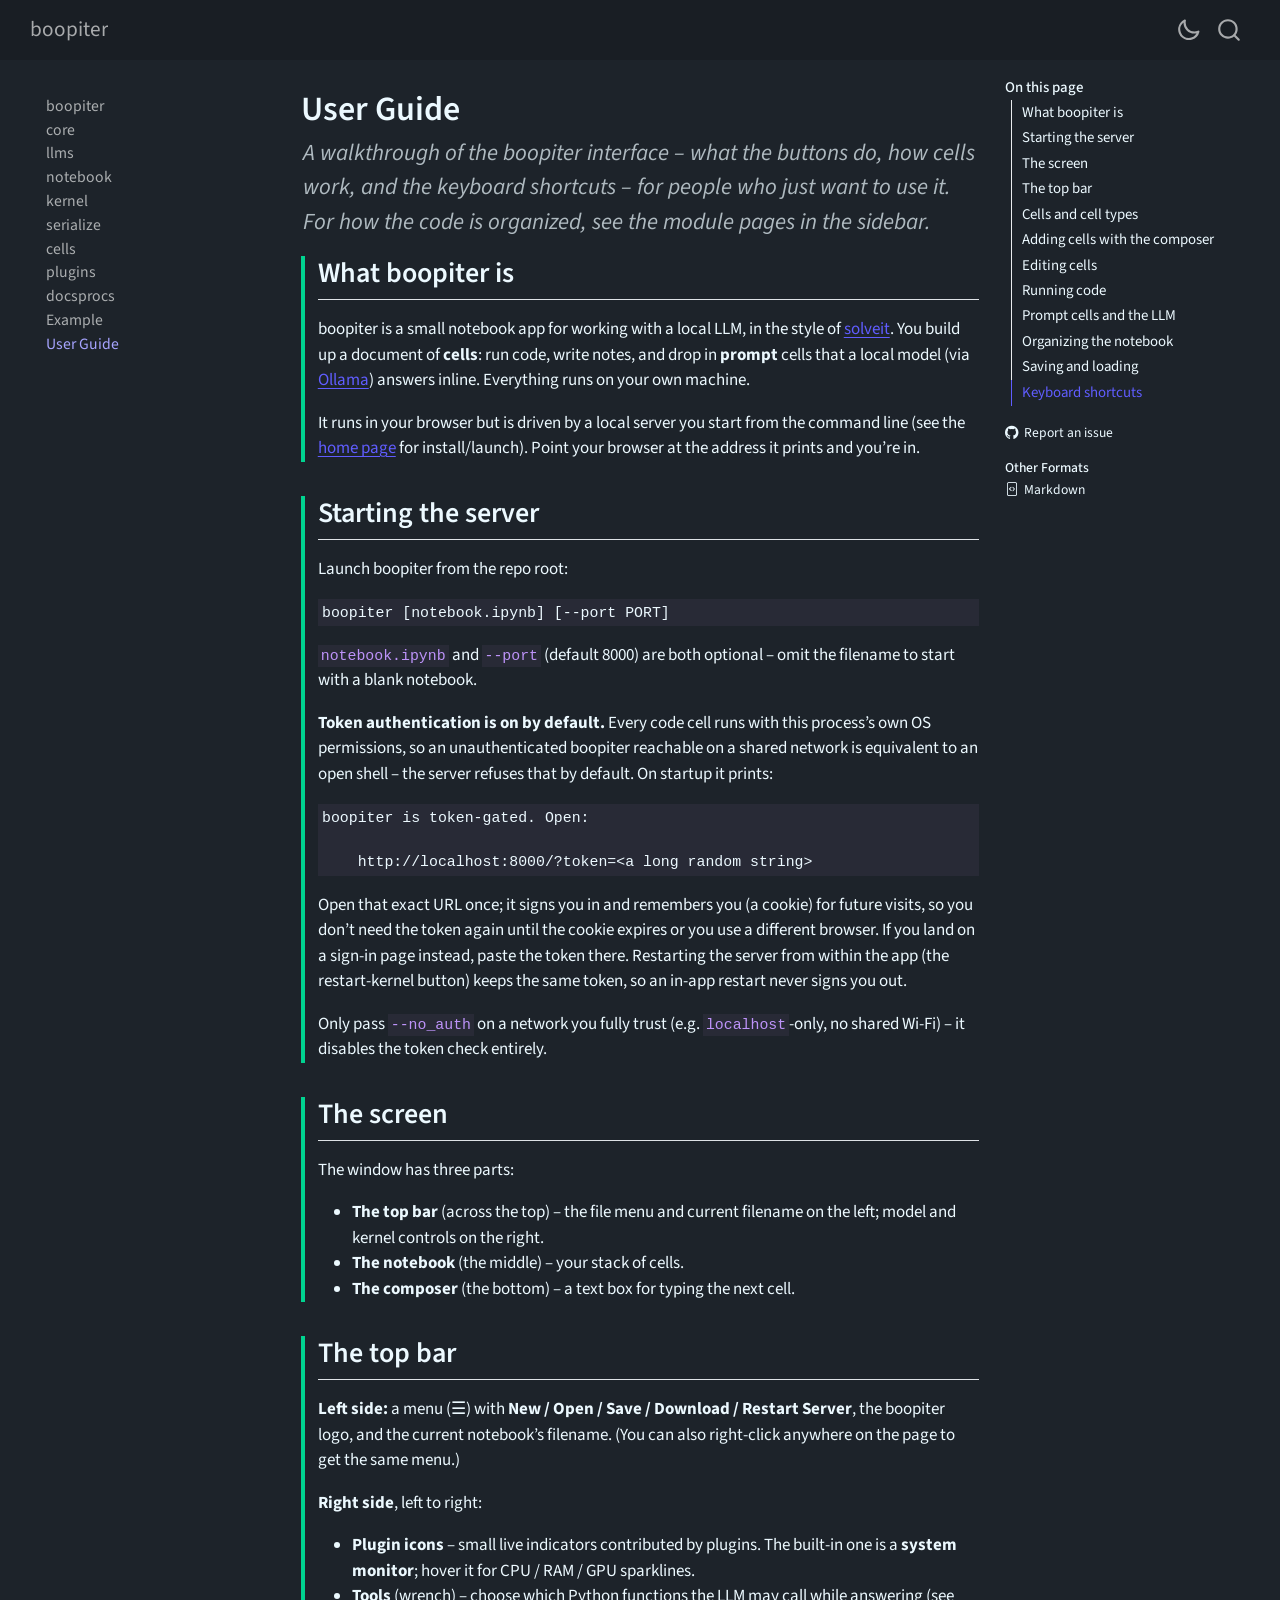
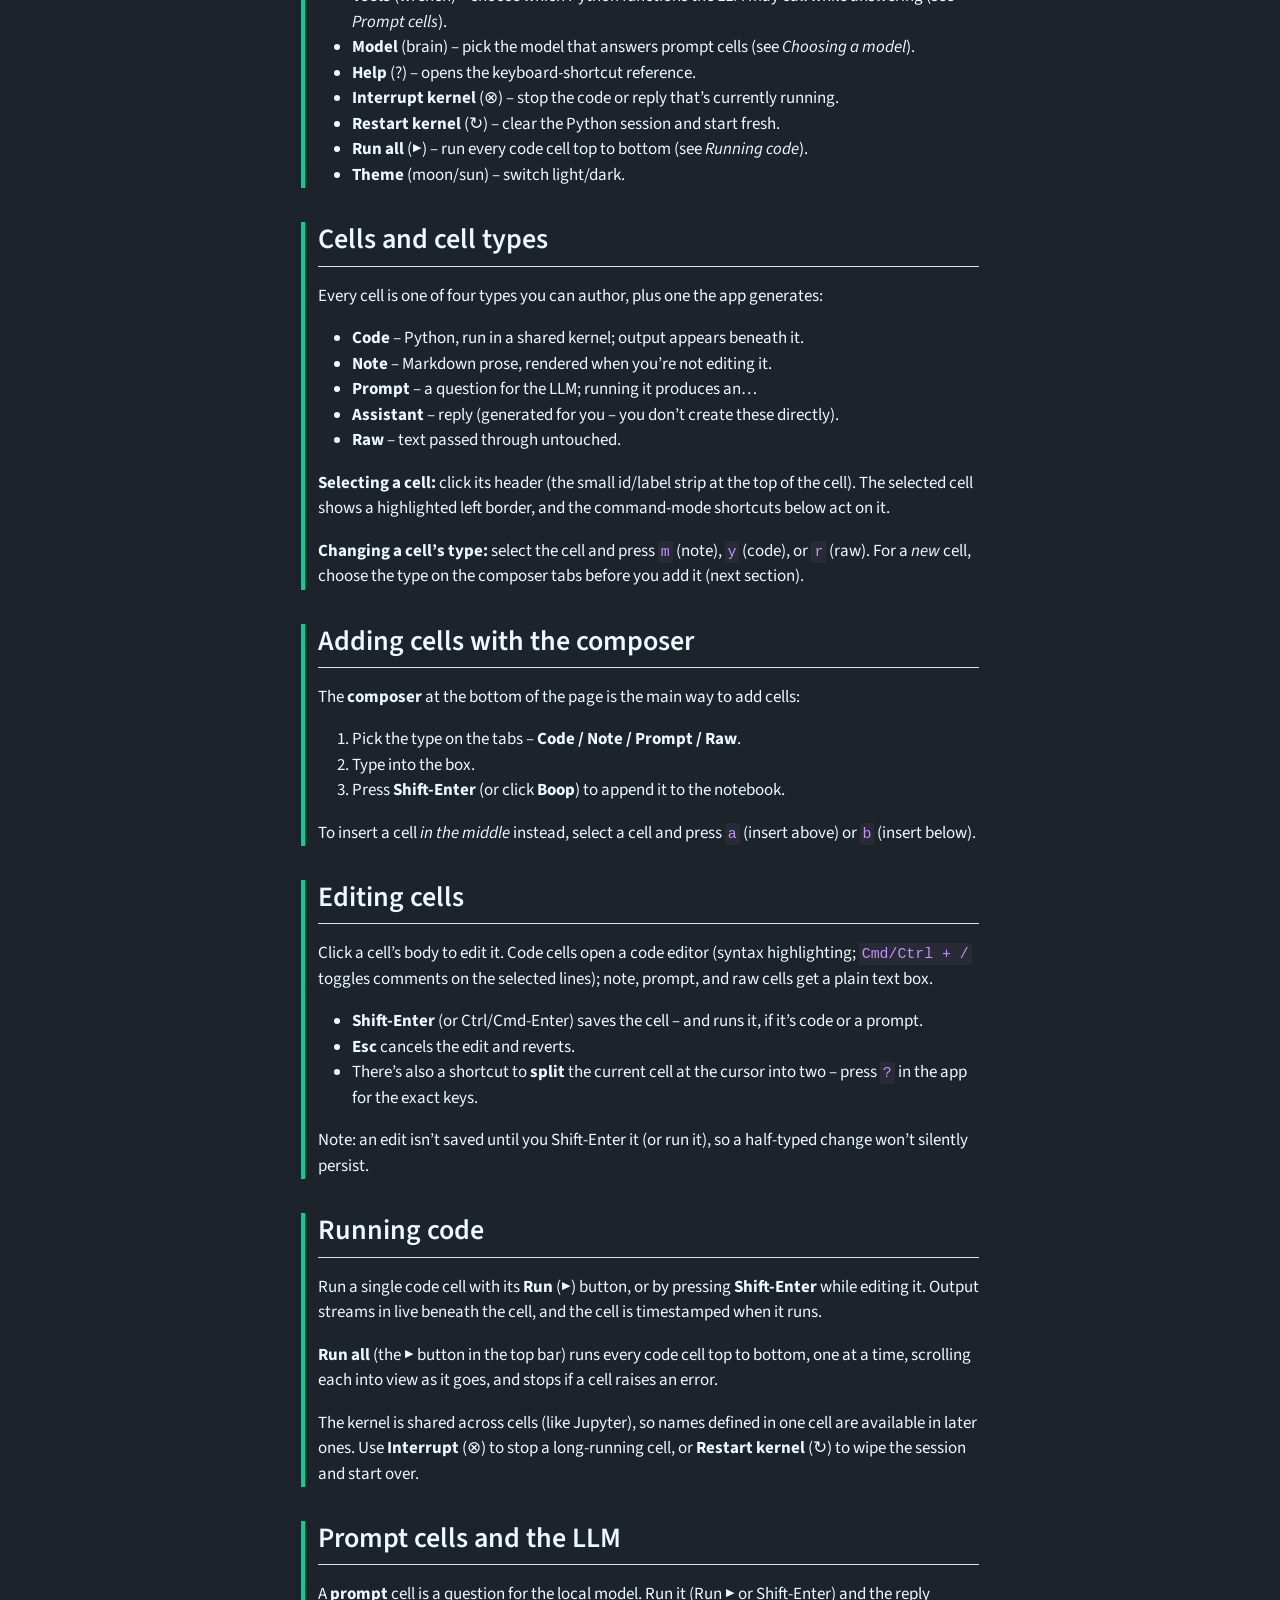
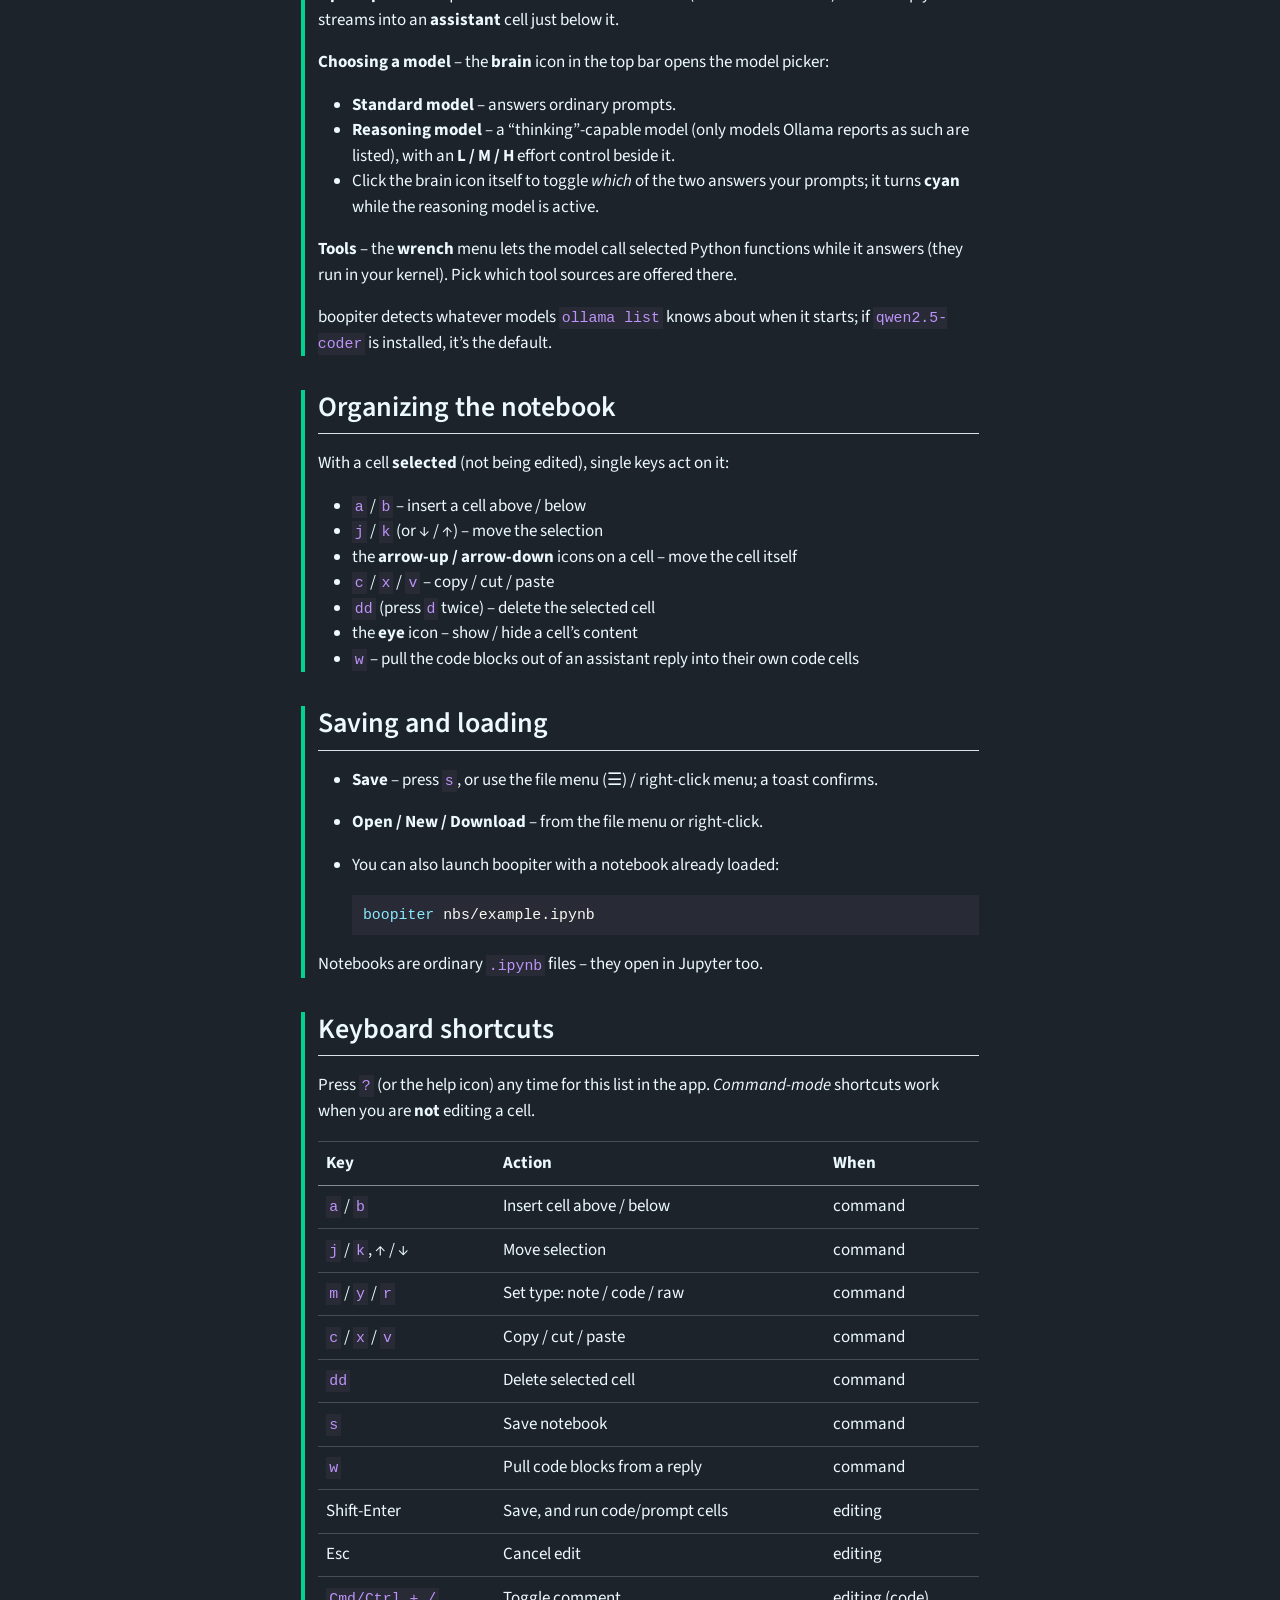
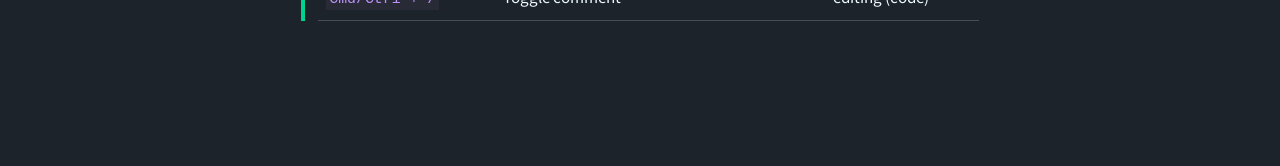
<file: guide.html>
<!DOCTYPE html>
<html xmlns="http://www.w3.org/1999/xhtml" lang="en" xml:lang="en"><head>

<meta charset="utf-8">
<meta name="generator" content="quarto-1.10.18">

<meta name="viewport" content="width=device-width, initial-scale=1.0, user-scalable=yes">

<meta name="description" content="A walkthrough of the boopiter interface – what the buttons do, how cells work, and the keyboard shortcuts – for people who just want to use it. For how the code is organized, see the module pages in the sidebar.">

<title>User Guide – boopiter</title>
<style>
/* Default styles provided by pandoc.
** See https://pandoc.org/MANUAL.html#variables-for-html for config info.
*/
span.smallcaps{font-variant: small-caps;}
div.columns{display: flex; gap: 1.5em;}
div.column{flex: auto;}
@media screen {
div.columns{gap: min(4vw, 1.5em);}
div.column{overflow-x: auto;}
}
div.hanging-indent{margin-left: 1.5em; text-indent: -1.5em;}
ul.task-list{list-style: none;}
ul.task-list li input[type="checkbox"] {
  width: 0.8em;
  margin: 0 0.8em 0.2em -1em; /* quarto-specific, see https://github.com/quarto-dev/quarto-cli/issues/4556 */ 
  vertical-align: middle;
}
/* CSS for syntax highlighting */
html { -webkit-text-size-adjust: 100%; }
pre > code.sourceCode { white-space: pre; position: relative; }
pre > code.sourceCode > span { display: inline-block; line-height: 1.25; }
pre > code.sourceCode > span:empty { height: 1.2em; }
.sourceCode { overflow: visible; }
code.sourceCode > span { color: inherit; text-decoration: inherit; }
div.sourceCode { margin: 1em 0; }
pre.sourceCode { margin: 0; }
@media screen {
div.sourceCode { overflow: auto; }
}
@media print {
pre > code.sourceCode { white-space: pre-wrap; }
pre > code.sourceCode > span { text-indent: -5em; padding-left: 5em; }
}
pre.numberSource code
  { counter-reset: source-line 0; }
pre.numberSource code > span
  { position: relative; left: -4em; counter-increment: source-line; }
pre.numberSource code > span > a:first-child::before
  { content: counter(source-line);
    position: relative; left: -1em; text-align: right; vertical-align: baseline;
    border: none; display: inline-block;
    -webkit-touch-callout: none; -webkit-user-select: none;
    -khtml-user-select: none; -moz-user-select: none;
    -ms-user-select: none; user-select: none;
    padding: 0 4px; width: 4em;
  }
pre.numberSource { margin-left: 3em;  padding-left: 4px; }
div.sourceCode
  {   }
@media screen {
pre > code.sourceCode > span > a:first-child::before { text-decoration: underline; }
}
</style>


<script src="site_libs/quarto-nav/quarto-nav.js"></script>
<script src="site_libs/quarto-nav/headroom.min.js"></script>
<script src="site_libs/clipboard/clipboard.min.js"></script>
<script src="site_libs/quarto-search/autocomplete.umd.js"></script>
<script src="site_libs/quarto-search/fuse.min.js"></script>
<script src="site_libs/quarto-search/quarto-search.js"></script>
<meta name="quarto:offset" content="./">
<script src="site_libs/quarto-html/quarto.js" type="module"></script>
<script src="site_libs/quarto-html/tabsets/tabsets.js" type="module"></script>
<script src="site_libs/quarto-html/popper.min.js"></script>
<script src="site_libs/quarto-html/tippy.umd.min.js"></script>
<script src="site_libs/quarto-html/anchor.min.js"></script>
<link href="site_libs/quarto-html/tippy.css" rel="stylesheet">
<link href="site_libs/quarto-html/quarto-syntax-highlighting-64a204ab8560d761af7679ceaba22944.css" rel="stylesheet" class="quarto-color-scheme" id="quarto-text-highlighting-styles">
<link href="site_libs/quarto-html/quarto-syntax-highlighting-dark-53dc85963c67a221f6f2030af840abbe.css" rel="stylesheet" class="quarto-color-scheme quarto-color-alternate" id="quarto-text-highlighting-styles">
<script src="site_libs/bootstrap/bootstrap.min.js"></script>
<link href="site_libs/bootstrap/bootstrap-icons.css" rel="stylesheet">
<link href="site_libs/bootstrap/bootstrap-63180c5dda01c187c33bc16bc49fe53e.min.css" rel="stylesheet" append-hash="true" class="quarto-color-scheme" id="quarto-bootstrap" data-mode="light">
<link href="site_libs/bootstrap/bootstrap-dark-6b5e7143438591d42b0b787739ddee84.min.css" rel="stylesheet" append-hash="true" class="quarto-color-scheme quarto-color-alternate" id="quarto-bootstrap" data-mode="dark">
<script id="quarto-search-options" type="application/json">{
  "location": "navbar",
  "copy-button": false,
  "collapse-after": 3,
  "panel-placement": "end",
  "type": "overlay",
  "limit": 50,
  "keyboard-shortcut": [
    "f",
    "/",
    "s"
  ],
  "show-item-context": false,
  "language": {
    "search-no-results-text": "No results",
    "search-matching-documents-text": "matching documents",
    "search-copy-link-title": "Copy link to search",
    "search-hide-matches-text": "Hide additional matches",
    "search-more-match-text": "more match in this document",
    "search-more-matches-text": "more matches in this document",
    "search-clear-button-title": "Clear",
    "search-text-placeholder": "",
    "search-detached-cancel-button-title": "Cancel",
    "search-submit-button-title": "Submit",
    "search-label": "Search"
  }
}</script>


<link rel="stylesheet" href="styles.css">
<meta property="og:title" content="User Guide – boopiter">
<meta property="og:description" content="A walkthrough of the boopiter interface – what the buttons do, how cells work, and the keyboard shortcuts – for people who just want to use it. For how the code is organized, see the module pages in the sidebar.">
<meta property="og:site_name" content="boopiter">
<meta name="twitter:title" content="User Guide – boopiter">
<meta name="twitter:description" content="A walkthrough of the boopiter interface – what the buttons do, how cells work, and the keyboard shortcuts – for people who just want to use it. For how the code is organized, see the module pages in the sidebar.">
<meta name="twitter:card" content="summary">
</head>

<body class="nav-sidebar floating nav-fixed quarto-dark"><script id="quarto-html-before-body" type="application/javascript">
    const toggleBodyColorMode = (bsSheetEl) => {
      const mode = bsSheetEl.getAttribute("data-mode");
      const bodyEl = window.document.querySelector("body");
      if (mode === "dark") {
        bodyEl.classList.add("quarto-dark");
        bodyEl.classList.remove("quarto-light");
      } else {
        bodyEl.classList.add("quarto-light");
        bodyEl.classList.remove("quarto-dark");
      }
    }
    const toggleBodyColorPrimary = () => {
      const bsSheetEl = window.document.querySelector("link#quarto-bootstrap:not([rel=disabled-stylesheet])");
      if (bsSheetEl) {
        toggleBodyColorMode(bsSheetEl);
      }
    }
    const setColorSchemeToggle = (alternate) => {
      const toggles = window.document.querySelectorAll('.quarto-color-scheme-toggle');
      for (let i=0; i < toggles.length; i++) {
        const toggle = toggles[i];
        if (toggle) {
          if (alternate) {
            toggle.classList.add("alternate");
          } else {
            toggle.classList.remove("alternate");
          }
        }
      }
    };
    const toggleColorMode = (alternate) => {
      // Switch the stylesheets
      const primaryStylesheets = window.document.querySelectorAll('link.quarto-color-scheme:not(.quarto-color-alternate)');
      const alternateStylesheets = window.document.querySelectorAll('link.quarto-color-scheme.quarto-color-alternate');
      manageTransitions('#quarto-margin-sidebar .nav-link', false);
      if (alternate) {
        // note: dark is layered on light, we don't disable primary!
        enableStylesheet(alternateStylesheets);
        for (const sheetNode of alternateStylesheets) {
          if (sheetNode.id === "quarto-bootstrap") {
            toggleBodyColorMode(sheetNode);
          }
        }
      } else {
        disableStylesheet(alternateStylesheets);
        enableStylesheet(primaryStylesheets)
        toggleBodyColorPrimary();
      }
      manageTransitions('#quarto-margin-sidebar .nav-link', true);
      // Switch the toggles
      setColorSchemeToggle(alternate)
      // Hack to workaround the fact that safari doesn't
      // properly recolor the scrollbar when toggling (#1455)
      if (navigator.userAgent.indexOf('Safari') > 0 && navigator.userAgent.indexOf('Chrome') == -1) {
        manageTransitions("body", false);
        window.scrollTo(0, 1);
        setTimeout(() => {
          window.scrollTo(0, 0);
          manageTransitions("body", true);
        }, 40);
      }
    }
    const disableStylesheet = (stylesheets) => {
      for (let i=0; i < stylesheets.length; i++) {
        const stylesheet = stylesheets[i];
        stylesheet.rel = 'disabled-stylesheet';
      }
    }
    const enableStylesheet = (stylesheets) => {
      for (let i=0; i < stylesheets.length; i++) {
        const stylesheet = stylesheets[i];
        if(stylesheet.rel !== 'stylesheet') { // for Chrome, which will still FOUC without this check
          stylesheet.rel = 'stylesheet';
        }
      }
    }
    const manageTransitions = (selector, allowTransitions) => {
      const els = window.document.querySelectorAll(selector);
      for (let i=0; i < els.length; i++) {
        const el = els[i];
        if (allowTransitions) {
          el.classList.remove('notransition');
        } else {
          el.classList.add('notransition');
        }
      }
    }
    const isFileUrl = () => {
      return window.location.protocol === 'file:';
    }
    const hasAlternateSentinel = () => {
      let styleSentinel = getColorSchemeSentinel();
      if (styleSentinel !== null) {
        return styleSentinel === "alternate";
      } else {
        return false;
      }
    }
    const setStyleSentinel = (alternate) => {
      const value = alternate ? "alternate" : "default";
      if (!isFileUrl()) {
        window.localStorage.setItem("quarto-color-scheme", value);
      } else {
        localAlternateSentinel = value;
      }
    }
    const getColorSchemeSentinel = () => {
      if (!isFileUrl()) {
        const storageValue = window.localStorage.getItem("quarto-color-scheme");
        return storageValue != null ? storageValue : localAlternateSentinel;
      } else {
        return localAlternateSentinel;
      }
    }
    const toggleGiscusIfUsed = (isAlternate, darkModeDefault) => {
      const baseTheme = document.querySelector('#giscus-base-theme')?.value ?? 'light';
      const alternateTheme = document.querySelector('#giscus-alt-theme')?.value ?? 'dark';
      let newTheme = '';
      if(authorPrefersDark) {
        newTheme = isAlternate ? baseTheme : alternateTheme;
      } else {
        newTheme = isAlternate ? alternateTheme : baseTheme;
      }
      const changeGiscusTheme = () => {
        // From: https://github.com/giscus/giscus/issues/336
        const sendMessage = (message) => {
          const iframe = document.querySelector('iframe.giscus-frame');
          if (!iframe) return;
          iframe.contentWindow.postMessage({ giscus: message }, 'https://giscus.app');
        }
        sendMessage({
          setConfig: {
            theme: newTheme
          }
        });
      }
      const isGiscussLoaded = window.document.querySelector('iframe.giscus-frame') !== null;
      if (isGiscussLoaded) {
        changeGiscusTheme();
      }
    };
    const authorPrefersDark = true;
    const darkModeDefault = authorPrefersDark;
    let localAlternateSentinel = darkModeDefault ? 'alternate' : 'default';
    // Dark / light mode switch
    window.quartoToggleColorScheme = () => {
      // Read the current dark / light value
      let toAlternate = !hasAlternateSentinel();
      toggleColorMode(toAlternate);
      setStyleSentinel(toAlternate);
      toggleGiscusIfUsed(toAlternate, darkModeDefault);
      window.dispatchEvent(new Event('resize'));
    };
    // Switch to dark mode if need be
    if (hasAlternateSentinel()) {
      toggleColorMode(true);
    } else {
      toggleColorMode(false);
    }
  </script>

<div id="quarto-search-results"></div>
  <header id="quarto-header" class="headroom fixed-top">
    <nav class="navbar navbar-expand-lg " data-bs-theme="dark">
      <div class="navbar-container container-fluid">
      <div class="navbar-brand-container mx-auto">
    <a class="navbar-brand" href="./index.html">
    <span class="navbar-title">boopiter</span>
    </a>
  </div>
        <div class="quarto-navbar-tools tools-end">
  <a href="" class="quarto-color-scheme-toggle quarto-navigation-tool  px-1" onclick="window.quartoToggleColorScheme(); return false;" title="Toggle dark mode"><i class="bi"></i></a>
</div>
          <div id="quarto-search" class="" title="Search"></div>
      </div> <!-- /container-fluid -->
    </nav>
  <nav class="quarto-secondary-nav">
    <div class="container-fluid d-flex">
      <button type="button" class="quarto-btn-toggle btn" data-bs-toggle="collapse" role="button" data-bs-target=".quarto-sidebar-collapse-item" aria-controls="quarto-sidebar" aria-expanded="false" aria-label="Toggle sidebar navigation" onclick="if (window.quartoToggleHeadroom) { window.quartoToggleHeadroom(); }">
        <i class="bi bi-layout-text-sidebar-reverse"></i>
      </button>
        <nav class="quarto-page-breadcrumbs" aria-label="breadcrumb"><ol class="breadcrumb"><li class="breadcrumb-item"><a href="./guide.html">User Guide</a></li></ol></nav>
        <a class="flex-grow-1" role="navigation" data-bs-toggle="collapse" data-bs-target=".quarto-sidebar-collapse-item" aria-controls="quarto-sidebar" aria-expanded="false" aria-label="Toggle sidebar navigation" onclick="if (window.quartoToggleHeadroom) { window.quartoToggleHeadroom(); }">      
        </a>
    </div>
  </nav>
</header>
<!-- content -->
<div id="quarto-content" class="quarto-container page-columns page-rows-contents page-layout-article page-navbar">
<!-- sidebar -->
  <nav id="quarto-sidebar" class="sidebar collapse collapse-horizontal quarto-sidebar-collapse-item sidebar-navigation floating overflow-auto">
    <div class="sidebar-menu-container"> 
    <ul class="list-unstyled mt-1">
        <li class="sidebar-item">
  <div class="sidebar-item-container"> 
  <a href="./index.html" class="sidebar-item-text sidebar-link">
 <span class="menu-text">boopiter</span></a>
  </div>
</li>
        <li class="sidebar-item">
  <div class="sidebar-item-container"> 
  <a href="./core.html" class="sidebar-item-text sidebar-link">
 <span class="menu-text">core</span></a>
  </div>
</li>
        <li class="sidebar-item">
  <div class="sidebar-item-container"> 
  <a href="./llms.html" class="sidebar-item-text sidebar-link">
 <span class="menu-text">llms</span></a>
  </div>
</li>
        <li class="sidebar-item">
  <div class="sidebar-item-container"> 
  <a href="./notebook.html" class="sidebar-item-text sidebar-link">
 <span class="menu-text">notebook</span></a>
  </div>
</li>
        <li class="sidebar-item">
  <div class="sidebar-item-container"> 
  <a href="./kernel.html" class="sidebar-item-text sidebar-link">
 <span class="menu-text">kernel</span></a>
  </div>
</li>
        <li class="sidebar-item">
  <div class="sidebar-item-container"> 
  <a href="./serialize.html" class="sidebar-item-text sidebar-link">
 <span class="menu-text">serialize</span></a>
  </div>
</li>
        <li class="sidebar-item">
  <div class="sidebar-item-container"> 
  <a href="./cells.html" class="sidebar-item-text sidebar-link">
 <span class="menu-text">cells</span></a>
  </div>
</li>
        <li class="sidebar-item">
  <div class="sidebar-item-container"> 
  <a href="./plugins.html" class="sidebar-item-text sidebar-link">
 <span class="menu-text">plugins</span></a>
  </div>
</li>
        <li class="sidebar-item">
  <div class="sidebar-item-container"> 
  <a href="./docsprocs.html" class="sidebar-item-text sidebar-link">
 <span class="menu-text">docsprocs</span></a>
  </div>
</li>
        <li class="sidebar-item">
  <div class="sidebar-item-container"> 
  <a href="./example.html" class="sidebar-item-text sidebar-link">
 <span class="menu-text">Example</span></a>
  </div>
</li>
        <li class="sidebar-item">
  <div class="sidebar-item-container"> 
  <a href="./guide.html" class="sidebar-item-text sidebar-link active">
 <span class="menu-text">User Guide</span></a>
  </div>
</li>
    </ul>
    </div>
</nav>
<div id="quarto-sidebar-glass" class="quarto-sidebar-collapse-item" data-bs-toggle="collapse" data-bs-target=".quarto-sidebar-collapse-item"></div>
<!-- margin-sidebar -->
    <div id="quarto-margin-sidebar" class="sidebar margin-sidebar">
        <nav id="TOC" role="doc-toc" class="toc-active">
    <h2 id="toc-title">On this page</h2>
   
  <ul>
  <li><a href="#what-boopiter-is" id="toc-what-boopiter-is" class="nav-link active" data-scroll-target="#what-boopiter-is">What boopiter is</a></li>
  <li><a href="#starting-the-server" id="toc-starting-the-server" class="nav-link" data-scroll-target="#starting-the-server">Starting the server</a></li>
  <li><a href="#the-screen" id="toc-the-screen" class="nav-link" data-scroll-target="#the-screen">The screen</a></li>
  <li><a href="#the-top-bar" id="toc-the-top-bar" class="nav-link" data-scroll-target="#the-top-bar">The top bar</a></li>
  <li><a href="#cells-and-cell-types" id="toc-cells-and-cell-types" class="nav-link" data-scroll-target="#cells-and-cell-types">Cells and cell types</a></li>
  <li><a href="#adding-cells-with-the-composer" id="toc-adding-cells-with-the-composer" class="nav-link" data-scroll-target="#adding-cells-with-the-composer">Adding cells with the composer</a></li>
  <li><a href="#editing-cells" id="toc-editing-cells" class="nav-link" data-scroll-target="#editing-cells">Editing cells</a></li>
  <li><a href="#running-code" id="toc-running-code" class="nav-link" data-scroll-target="#running-code">Running code</a></li>
  <li><a href="#prompt-cells-and-the-llm" id="toc-prompt-cells-and-the-llm" class="nav-link" data-scroll-target="#prompt-cells-and-the-llm">Prompt cells and the LLM</a></li>
  <li><a href="#organizing-the-notebook" id="toc-organizing-the-notebook" class="nav-link" data-scroll-target="#organizing-the-notebook">Organizing the notebook</a></li>
  <li><a href="#saving-and-loading" id="toc-saving-and-loading" class="nav-link" data-scroll-target="#saving-and-loading">Saving and loading</a></li>
  <li><a href="#keyboard-shortcuts" id="toc-keyboard-shortcuts" class="nav-link" data-scroll-target="#keyboard-shortcuts">Keyboard shortcuts</a></li>
  </ul>
<div class="toc-actions"><ul><li><a href="https://github.com/drscotthawley/boopiter/issues/new" class="toc-action"><i class="bi bi-github"></i>Report an issue</a></li></ul></div><div class="quarto-alternate-formats"><h2>Other Formats</h2><ul><li><a href="guide.html.md"><i class="bi bi-file-code"></i>Markdown</a></li></ul></div></nav>
    </div>
<!-- main -->
<main class="content" id="quarto-document-content">


<header id="title-block-header" class="quarto-title-block default">
<div class="quarto-title">
<h1 class="title">User Guide</h1>
</div>

<div>
  <div class="description">
    A walkthrough of the boopiter interface – what the buttons do, how cells work, and the keyboard shortcuts – for people who just want to <em>use</em> it. For how the code is organized, see the module pages in the sidebar.
  </div>
</div>


<div class="quarto-title-meta">

    
  
    
  </div>
  


</header>


<div class="boopcell boop-raw">

</div>
<div class="boopcell boop-note">
<!-- WARNING: THIS FILE WAS AUTOGENERATED! DO NOT EDIT! -->
</div>
<section id="what-boopiter-is" class="level2 boopcell boop-note">
<h2 class="anchored" data-anchor-id="what-boopiter-is">What boopiter is</h2>
<p>boopiter is a small notebook app for working with a local LLM, in the style of <a href="https://solve.it.com/">solveit</a>. You build up a document of <strong>cells</strong>: run code, write notes, and drop in <strong>prompt</strong> cells that a local model (via <a href="https://ollama.com/">Ollama</a>) answers inline. Everything runs on your own machine.</p>
<p>It runs in your browser but is driven by a local server you start from the command line (see the <a href="./index.html">home page</a> for install/launch). Point your browser at the address it prints and you’re in.</p>
</section>
<section id="starting-the-server" class="level2 boopcell boop-note">
<h2 class="anchored" data-anchor-id="starting-the-server">Starting the server</h2>
<p>Launch boopiter from the repo root:</p>
<pre><code>boopiter [notebook.ipynb] [--port PORT]</code></pre>
<p><code>notebook.ipynb</code> and <code>--port</code> (default 8000) are both optional – omit the filename to start with a blank notebook.</p>
<p><strong>Token authentication is on by default.</strong> Every code cell runs with this process’s own OS permissions, so an unauthenticated boopiter reachable on a shared network is equivalent to an open shell – the server refuses that by default. On startup it prints:</p>
<pre><code>boopiter is token-gated. Open:

    http://localhost:8000/?token=&lt;a long random string&gt;</code></pre>
<p>Open that exact URL once; it signs you in and remembers you (a cookie) for future visits, so you don’t need the token again until the cookie expires or you use a different browser. If you land on a sign-in page instead, paste the token there. Restarting the server from within the app (the restart-kernel button) keeps the same token, so an in-app restart never signs you out.</p>
<p>Only pass <code>--no_auth</code> on a network you fully trust (e.g.&nbsp;<code>localhost</code>-only, no shared Wi-Fi) – it disables the token check entirely.</p>
</section>
<section id="the-screen" class="level2 boopcell boop-note">
<h2 class="anchored" data-anchor-id="the-screen">The screen</h2>
<p>The window has three parts:</p>
<ul>
<li><strong>The top bar</strong> (across the top) – the file menu and current filename on the left; model and kernel controls on the right.</li>
<li><strong>The notebook</strong> (the middle) – your stack of cells.</li>
<li><strong>The composer</strong> (the bottom) – a text box for typing the next cell.</li>
</ul>
</section>
<section id="the-top-bar" class="level2 boopcell boop-note">
<h2 class="anchored" data-anchor-id="the-top-bar">The top bar</h2>
<p><strong>Left side:</strong> a menu (☰) with <strong>New / Open / Save / Download / Restart Server</strong>, the boopiter logo, and the current notebook’s filename. (You can also right-click anywhere on the page to get the same menu.)</p>
<p><strong>Right side</strong>, left to right:</p>
<ul>
<li><strong>Plugin icons</strong> – small live indicators contributed by plugins. The built-in one is a <strong>system monitor</strong>; hover it for CPU / RAM / GPU sparklines.</li>
<li><strong>Tools</strong> (wrench) – choose which Python functions the LLM may call while answering (see <em>Prompt cells</em>).</li>
<li><strong>Model</strong> (brain) – pick the model that answers prompt cells (see <em>Choosing a model</em>).</li>
<li><strong>Help</strong> (?) – opens the keyboard-shortcut reference.</li>
<li><strong>Interrupt kernel</strong> (⊗) – stop the code or reply that’s currently running.</li>
<li><strong>Restart kernel</strong> (↻) – clear the Python session and start fresh.</li>
<li><strong>Run all</strong> (▶) – run every code cell top to bottom (see <em>Running code</em>).</li>
<li><strong>Theme</strong> (moon/sun) – switch light/dark.</li>
</ul>
</section>
<section id="cells-and-cell-types" class="level2 boopcell boop-note">
<h2 class="anchored" data-anchor-id="cells-and-cell-types">Cells and cell types</h2>
<p>Every cell is one of four types you can author, plus one the app generates:</p>
<ul>
<li><strong>Code</strong> – Python, run in a shared kernel; output appears beneath it.</li>
<li><strong>Note</strong> – Markdown prose, rendered when you’re not editing it.</li>
<li><strong>Prompt</strong> – a question for the LLM; running it produces an…</li>
<li><strong>Assistant</strong> – reply (generated for you – you don’t create these directly).</li>
<li><strong>Raw</strong> – text passed through untouched.</li>
</ul>
<p><strong>Selecting a cell:</strong> click its header (the small id/label strip at the top of the cell). The selected cell shows a highlighted left border, and the command-mode shortcuts below act on it.</p>
<p><strong>Changing a cell’s type:</strong> select the cell and press <strong><code>m</code></strong> (note), <strong><code>y</code></strong> (code), or <strong><code>r</code></strong> (raw). For a <em>new</em> cell, choose the type on the composer tabs before you add it (next section).</p>
</section>
<section id="adding-cells-with-the-composer" class="level2 boopcell boop-note">
<h2 class="anchored" data-anchor-id="adding-cells-with-the-composer">Adding cells with the composer</h2>
<p>The <strong>composer</strong> at the bottom of the page is the main way to add cells:</p>
<ol type="1">
<li>Pick the type on the tabs – <strong>Code / Note / Prompt / Raw</strong>.</li>
<li>Type into the box.</li>
<li>Press <strong>Shift-Enter</strong> (or click <strong>Boop</strong>) to append it to the notebook.</li>
</ol>
<p>To insert a cell <em>in the middle</em> instead, select a cell and press <strong><code>a</code></strong> (insert above) or <strong><code>b</code></strong> (insert below).</p>
</section>
<section id="editing-cells" class="level2 boopcell boop-note">
<h2 class="anchored" data-anchor-id="editing-cells">Editing cells</h2>
<p>Click a cell’s body to edit it. Code cells open a code editor (syntax highlighting; <strong><code>Cmd/Ctrl + /</code></strong> toggles comments on the selected lines); note, prompt, and raw cells get a plain text box.</p>
<ul>
<li><strong>Shift-Enter</strong> (or Ctrl/Cmd-Enter) saves the cell – and runs it, if it’s code or a prompt.</li>
<li><strong>Esc</strong> cancels the edit and reverts.</li>
<li>There’s also a shortcut to <strong>split</strong> the current cell at the cursor into two – press <strong><code>?</code></strong> in the app for the exact keys.</li>
</ul>
<p>Note: an edit isn’t saved until you Shift-Enter it (or run it), so a half-typed change won’t silently persist.</p>
</section>
<section id="running-code" class="level2 boopcell boop-note">
<h2 class="anchored" data-anchor-id="running-code">Running code</h2>
<p>Run a single code cell with its <strong>Run</strong> (▶) button, or by pressing <strong>Shift-Enter</strong> while editing it. Output streams in live beneath the cell, and the cell is timestamped when it runs.</p>
<p><strong>Run all</strong> (the ▶ button in the top bar) runs every code cell top to bottom, one at a time, scrolling each into view as it goes, and stops if a cell raises an error.</p>
<p>The kernel is shared across cells (like Jupyter), so names defined in one cell are available in later ones. Use <strong>Interrupt</strong> (⊗) to stop a long-running cell, or <strong>Restart kernel</strong> (↻) to wipe the session and start over.</p>
</section>
<section id="prompt-cells-and-the-llm" class="level2 boopcell boop-note">
<h2 class="anchored" data-anchor-id="prompt-cells-and-the-llm">Prompt cells and the LLM</h2>
<p>A <strong>prompt</strong> cell is a question for the local model. Run it (Run ▶ or Shift-Enter) and the reply streams into an <strong>assistant</strong> cell just below it.</p>
<p><strong>Choosing a model</strong> – the <strong>brain</strong> icon in the top bar opens the model picker:</p>
<ul>
<li><strong>Standard model</strong> – answers ordinary prompts.</li>
<li><strong>Reasoning model</strong> – a “thinking”-capable model (only models Ollama reports as such are listed), with an <strong>L / M / H</strong> effort control beside it.</li>
<li>Click the brain icon itself to toggle <em>which</em> of the two answers your prompts; it turns <strong>cyan</strong> while the reasoning model is active.</li>
</ul>
<p><strong>Tools</strong> – the <strong>wrench</strong> menu lets the model call selected Python functions while it answers (they run in your kernel). Pick which tool sources are offered there.</p>
<p>boopiter detects whatever models <code>ollama list</code> knows about when it starts; if <code>qwen2.5-coder</code> is installed, it’s the default.</p>
</section>
<section id="organizing-the-notebook" class="level2 boopcell boop-note">
<h2 class="anchored" data-anchor-id="organizing-the-notebook">Organizing the notebook</h2>
<p>With a cell <strong>selected</strong> (not being edited), single keys act on it:</p>
<ul>
<li><strong><code>a</code></strong> / <strong><code>b</code></strong> – insert a cell above / below</li>
<li><strong><code>j</code></strong> / <strong><code>k</code></strong> (or ↓ / ↑) – move the selection</li>
<li>the <strong>arrow-up / arrow-down</strong> icons on a cell – move the cell itself</li>
<li><strong><code>c</code></strong> / <strong><code>x</code></strong> / <strong><code>v</code></strong> – copy / cut / paste</li>
<li><strong><code>dd</code></strong> (press <code>d</code> twice) – delete the selected cell</li>
<li>the <strong>eye</strong> icon – show / hide a cell’s content</li>
<li><strong><code>w</code></strong> – pull the code blocks out of an assistant reply into their own code cells</li>
</ul>
</section>
<section id="saving-and-loading" class="level2 boopcell boop-note">
<h2 class="anchored" data-anchor-id="saving-and-loading">Saving and loading</h2>
<ul>
<li><p><strong>Save</strong> – press <strong><code>s</code></strong>, or use the file menu (☰) / right-click menu; a toast confirms.</p></li>
<li><p><strong>Open / New / Download</strong> – from the file menu or right-click.</p></li>
<li><p>You can also launch boopiter with a notebook already loaded:</p>
<div class="code-copy-outer-scaffold"><div class="sourceCode" id="cb3"><pre class="sourceCode bash code-with-copy"><code class="sourceCode bash"><span id="cb3-1"><a href="#cb3-1" aria-hidden="true" tabindex="-1"></a><span class="ex">boopiter</span> nbs/example.ipynb</span></code></pre></div><button title="Copy to Clipboard" class="code-copy-button"><i class="bi"></i></button></div></li>
</ul>
<p>Notebooks are ordinary <code>.ipynb</code> files – they open in Jupyter too.</p>
</section>
<section id="keyboard-shortcuts" class="level2 boopcell boop-note">
<h2 class="anchored" data-anchor-id="keyboard-shortcuts">Keyboard shortcuts</h2>
<p>Press <strong><code>?</code></strong> (or the help icon) any time for this list in the app. <em>Command-mode</em> shortcuts work when you are <strong>not</strong> editing a cell.</p>
<table class="caption-top table">
<thead>
<tr class="header">
<th>Key</th>
<th>Action</th>
<th>When</th>
</tr>
</thead>
<tbody>
<tr class="odd">
<td><code>a</code> / <code>b</code></td>
<td>Insert cell above / below</td>
<td>command</td>
</tr>
<tr class="even">
<td><code>j</code> / <code>k</code>, ↑ / ↓</td>
<td>Move selection</td>
<td>command</td>
</tr>
<tr class="odd">
<td><code>m</code> / <code>y</code> / <code>r</code></td>
<td>Set type: note / code / raw</td>
<td>command</td>
</tr>
<tr class="even">
<td><code>c</code> / <code>x</code> / <code>v</code></td>
<td>Copy / cut / paste</td>
<td>command</td>
</tr>
<tr class="odd">
<td><code>dd</code></td>
<td>Delete selected cell</td>
<td>command</td>
</tr>
<tr class="even">
<td><code>s</code></td>
<td>Save notebook</td>
<td>command</td>
</tr>
<tr class="odd">
<td><code>w</code></td>
<td>Pull code blocks from a reply</td>
<td>command</td>
</tr>
<tr class="even">
<td>Shift-Enter</td>
<td>Save, and run code/prompt cells</td>
<td>editing</td>
</tr>
<tr class="odd">
<td>Esc</td>
<td>Cancel edit</td>
<td>editing</td>
</tr>
<tr class="even">
<td><code>Cmd/Ctrl + /</code></td>
<td>Toggle comment</td>
<td>editing (code)</td>
</tr>
</tbody>
</table>
</section>



</main> <!-- /main -->
<!-- Swap Quarto's built-in dark/light toggle icon (a small sideways switch) for boopiter's
     own sun/moon SVGs (the exact paths from theme_swap() in boopiter/cells.py). We reuse
     Quarto's toggle <a> so all the theme-switching + localStorage persistence keeps working;
     we only replace what it looks like. Quarto adds `.alternate` to the toggle in dark mode,
     which styles.css uses to show the moon (dark) vs sun (light) -- matching boopiter. -->
<script>
(function () {
  var SUN = '<svg class="boop-sun" xmlns="http://www.w3.org/2000/svg" viewBox="0 0 24 24"><path d="M5.64,17l-.71.71a1,1,0,0,0,0,1.41,1,1,0,0,0,1.41,0l.71-.71A1,1,0,0,0,5.64,17ZM5,12a1,1,0,0,0-1-1H3a1,1,0,0,0,0,2H4A1,1,0,0,0,5,12Zm7-7a1,1,0,0,0,1-1V3a1,1,0,0,0-2,0V4A1,1,0,0,0,12,5ZM5.64,7.05a1,1,0,0,0,.7.29,1,1,0,0,0,.71-.29,1,1,0,0,0,0-1.41l-.71-.71A1,1,0,0,0,4.93,6.34Zm12,.29a1,1,0,0,0,.7-.29l.71-.71a1,1,0,1,0-1.41-1.41L17,5.64a1,1,0,0,0,0,1.41A1,1,0,0,0,17.66,7.34ZM21,11H20a1,1,0,0,0,0,2h1a1,1,0,0,0,0-2Zm-9,8a1,1,0,0,0-1,1v1a1,1,0,0,0,2,0V20A1,1,0,0,0,12,19ZM18.36,17A1,1,0,0,0,17,18.36l.71.71a1,1,0,0,0,1.41,0,1,1,0,0,0,0-1.41ZM12,6.5A5.5,5.5,0,1,0,17.5,12,5.51,5.51,0,0,0,12,6.5Zm0,9A3.5,3.5,0,1,1,15.5,12,3.5,3.5,0,0,1,12,15.5Z"/></svg>';
  var MOON = '<svg class="boop-moon" xmlns="http://www.w3.org/2000/svg" viewBox="0 0 24 24"><path d="M21.64,13a1,1,0,0,0-1.05-.14,8.05,8.05,0,0,1-3.37.73A8.15,8.15,0,0,1,9.08,5.49a8.59,8.59,0,0,1,.25-2A1,1,0,0,0,8,2.36,10.14,10.14,0,1,0,22,14.05,1,1,0,0,0,21.64,13Zm-9.5,6.69A8.14,8.14,0,0,1,7.08,5.22v.27A10.15,10.15,0,0,0,17.22,15.63a9.79,9.79,0,0,0,2.1-.22A8.11,8.11,0,0,1,12.14,19.73Z"/></svg>';
  function boopify() {
    document.querySelectorAll('.quarto-color-scheme-toggle').forEach(function (t) {
      if (t.dataset.boopified) return;
      t.dataset.boopified = '1';
      t.innerHTML = SUN + MOON;
    });
  }
  boopify();                                             // toggle is server-rendered, usually already present
  document.addEventListener('DOMContentLoaded', boopify); // ...but also catch a floated-in one
})();
</script>
<script id="quarto-html-after-body" type="application/javascript">
  window.document.addEventListener("DOMContentLoaded", function (event) {
    // Ensure there is a toggle, if there isn't float one in the top right
    if (window.document.querySelector('.quarto-color-scheme-toggle') === null) {
      const a = window.document.createElement('a');
      a.classList.add('top-right');
      a.classList.add('quarto-color-scheme-toggle');
      a.href = "";
      a.onclick = function() { try { window.quartoToggleColorScheme(); } catch {} return false; };
      const i = window.document.createElement("i");
      i.classList.add('bi');
      a.appendChild(i);
      window.document.body.appendChild(a);
    }
    setColorSchemeToggle(hasAlternateSentinel())
    const icon = "";
    const anchorJS = new window.AnchorJS();
    anchorJS.options = {
      placement: 'right',
      icon: icon
    };
    anchorJS.add('.anchored');
    const isCodeAnnotation = (el) => {
      for (const clz of el.classList) {
        if (clz.startsWith('code-annotation-')) {                     
          return true;
        }
      }
      return false;
    }
    const onCopySuccess = function(e) {
      // button target
      const button = e.trigger;
      // don't keep focus
      button.blur();
      // flash "checked"
      button.classList.add('code-copy-button-checked');
      var currentTitle = button.getAttribute("title");
      button.setAttribute("title", "Copied!");
      let tooltip;
      if (window.bootstrap) {
        button.setAttribute("data-bs-toggle", "tooltip");
        button.setAttribute("data-bs-placement", "left");
        button.setAttribute("data-bs-title", "Copied!");
        tooltip = new bootstrap.Tooltip(button, 
          { trigger: "manual", 
            customClass: "code-copy-button-tooltip",
            offset: [0, -8]});
        tooltip.show();    
      }
      setTimeout(function() {
        if (tooltip) {
          tooltip.hide();
          button.removeAttribute("data-bs-title");
          button.removeAttribute("data-bs-toggle");
          button.removeAttribute("data-bs-placement");
        }
        button.setAttribute("title", currentTitle);
        button.classList.remove('code-copy-button-checked');
      }, 1000);
      // clear code selection
      e.clearSelection();
    }
    const getTextToCopy = function(trigger) {
      const outerScaffold = trigger.parentElement.cloneNode(true);
      const codeEl = outerScaffold.querySelector('code');
      for (const childEl of codeEl.children) {
        if (isCodeAnnotation(childEl)) {
          childEl.remove();
        }
      }
      return codeEl.innerText;
    }
    const clipboard = new window.ClipboardJS('.code-copy-button:not([data-in-quarto-modal])', {
      text: getTextToCopy
    });
    clipboard.on('success', onCopySuccess);
    if (window.document.getElementById('quarto-embedded-source-code-modal')) {
      const clipboardModal = new window.ClipboardJS('.code-copy-button[data-in-quarto-modal]', {
        text: getTextToCopy,
        container: window.document.getElementById('quarto-embedded-source-code-modal')
      });
      clipboardModal.on('success', onCopySuccess);
    }
      var localhostRegex = new RegExp(/^(?:http|https):\/\/localhost\:?[0-9]*\//);
      var mailtoRegex = new RegExp(/^mailto:/);
        var filterRegex = new RegExp("https:\/\/drscotthawley\.github\.io\/boopiter");
      var isInternal = (href) => {
          return filterRegex.test(href) || localhostRegex.test(href) || mailtoRegex.test(href);
      }
      // Inspect non-navigation links and adorn them if external
     var links = window.document.querySelectorAll('a[href]:not(.nav-link):not(.navbar-brand):not(.toc-action):not(.sidebar-link):not(.sidebar-item-toggle):not(.pagination-link):not(.no-external):not([aria-hidden]):not(.dropdown-item):not(.quarto-navigation-tool):not(.about-link)');
      for (var i=0; i<links.length; i++) {
        const link = links[i];
        if (!isInternal(link.href)) {
          // undo the damage that might have been done by quarto-nav.js in the case of
          // links that we want to consider external
          if (link.dataset.originalHref !== undefined) {
            link.href = link.dataset.originalHref;
          }
        }
      }
    function tippyHover(el, contentFn, onTriggerFn, onUntriggerFn) {
      const config = {
        allowHTML: true,
        maxWidth: 500,
        delay: 100,
        arrow: false,
        appendTo: function(el) {
            return el.parentElement;
        },
        interactive: true,
        interactiveBorder: 10,
        theme: 'quarto',
        placement: 'bottom-start',
      };
      if (contentFn) {
        config.content = contentFn;
      }
      if (onTriggerFn) {
        config.onTrigger = onTriggerFn;
      }
      if (onUntriggerFn) {
        config.onUntrigger = onUntriggerFn;
      }
      window.tippy(el, config); 
    }
    const noterefs = window.document.querySelectorAll('a[role="doc-noteref"]');
    for (var i=0; i<noterefs.length; i++) {
      const ref = noterefs[i];
      tippyHover(ref, function() {
        // use id or data attribute instead here
        let href = ref.getAttribute('data-footnote-href') || ref.getAttribute('href');
        try { href = new URL(href).hash; } catch {}
        const id = href.replace(/^#\/?/, "");
        const note = window.document.getElementById(id);
        if (note) {
          return note.innerHTML;
        } else {
          return "";
        }
      });
    }
    const xrefs = window.document.querySelectorAll('a.quarto-xref');
    const processXRef = (id, note) => {
      // Strip column container classes
      const stripColumnClz = (el) => {
        el.classList.remove("page-full", "page-columns");
        if (el.children) {
          for (const child of el.children) {
            stripColumnClz(child);
          }
        }
      }
      stripColumnClz(note)
      if (id === null || id.startsWith('sec-')) {
        // Special case sections, only their first couple elements
        const container = document.createElement("div");
        if (note.children && note.children.length > 2) {
          container.appendChild(note.children[0].cloneNode(true));
          for (let i = 1; i < note.children.length; i++) {
            const child = note.children[i];
            if (child.tagName === "P" && child.innerText === "") {
              continue;
            } else {
              container.appendChild(child.cloneNode(true));
              break;
            }
          }
          if (window.Quarto?.typesetMath) {
            window.Quarto.typesetMath(container);
          }
          return container.innerHTML
        } else {
          if (window.Quarto?.typesetMath) {
            window.Quarto.typesetMath(note);
          }
          return note.innerHTML;
        }
      } else {
        // Remove any anchor links if they are present
        const anchorLink = note.querySelector('a.anchorjs-link');
        if (anchorLink) {
          anchorLink.remove();
        }
        if (window.Quarto?.typesetMath) {
          window.Quarto.typesetMath(note);
        }
        if (note.classList.contains("callout")) {
          return note.outerHTML;
        } else {
          return note.innerHTML;
        }
      }
    }
    for (var i=0; i<xrefs.length; i++) {
      const xref = xrefs[i];
      tippyHover(xref, undefined, function(instance) {
        instance.disable();
        let url = xref.getAttribute('href');
        let hash = undefined; 
        if (url.startsWith('#')) {
          hash = url;
        } else {
          try { hash = new URL(url).hash; } catch {}
        }
        if (hash) {
          const id = hash.replace(/^#\/?/, "");
          const note = window.document.getElementById(id);
          if (note !== null) {
            try {
              const html = processXRef(id, note.cloneNode(true));
              instance.setContent(html);
            } finally {
              instance.enable();
              instance.show();
            }
          } else {
            // See if we can fetch this
            fetch(url.split('#')[0])
            .then(res => res.text())
            .then(html => {
              const parser = new DOMParser();
              const htmlDoc = parser.parseFromString(html, "text/html");
              const note = htmlDoc.getElementById(id);
              if (note !== null) {
                const html = processXRef(id, note);
                instance.setContent(html);
              } 
            }).finally(() => {
              instance.enable();
              instance.show();
            });
          }
        } else {
          // See if we can fetch a full url (with no hash to target)
          // This is a special case and we should probably do some content thinning / targeting
          fetch(url)
          .then(res => res.text())
          .then(html => {
            const parser = new DOMParser();
            const htmlDoc = parser.parseFromString(html, "text/html");
            const note = htmlDoc.querySelector('main.content');
            if (note !== null) {
              // This should only happen for chapter cross references
              // (since there is no id in the URL)
              // remove the first header
              if (note.children.length > 0 && note.children[0].tagName === "HEADER") {
                note.children[0].remove();
              }
              const html = processXRef(null, note);
              instance.setContent(html);
            } 
          }).finally(() => {
            instance.enable();
            instance.show();
          });
        }
      }, function(instance) {
      });
    }
        let selectedAnnoteEl;
        const selectorForAnnotation = ( cell, annotation) => {
          let cellAttr = 'data-code-cell="' + cell + '"';
          let lineAttr = 'data-code-annotation="' +  annotation + '"';
          const selector = 'span[' + cellAttr + '][' + lineAttr + ']';
          return selector;
        }
        const selectCodeLines = (annoteEl) => {
          const doc = window.document;
          const targetCell = annoteEl.getAttribute("data-target-cell");
          const targetAnnotation = annoteEl.getAttribute("data-target-annotation");
          const annoteSpan = window.document.querySelector(selectorForAnnotation(targetCell, targetAnnotation));
          const lines = annoteSpan.getAttribute("data-code-lines").split(",");
          const lineIds = lines.map((line) => {
            return targetCell + "-" + line;
          })
          let top = null;
          let height = null;
          let parent = null;
          if (lineIds.length > 0) {
              //compute the position of the single el (top and bottom and make a div)
              const el = window.document.getElementById(lineIds[0]);
              top = el.offsetTop;
              height = el.offsetHeight;
              parent = el.parentElement.parentElement;
            if (lineIds.length > 1) {
              const lastEl = window.document.getElementById(lineIds[lineIds.length - 1]);
              const bottom = lastEl.offsetTop + lastEl.offsetHeight;
              height = bottom - top;
            }
            if (top !== null && height !== null && parent !== null) {
              // cook up a div (if necessary) and position it 
              let div = window.document.getElementById("code-annotation-line-highlight");
              if (div === null) {
                div = window.document.createElement("div");
                div.setAttribute("id", "code-annotation-line-highlight");
                div.style.position = 'absolute';
                parent.appendChild(div);
              }
              div.style.top = top - 2 + "px";
              div.style.height = height + 4 + "px";
              div.style.left = 0;
              let gutterDiv = window.document.getElementById("code-annotation-line-highlight-gutter");
              if (gutterDiv === null) {
                gutterDiv = window.document.createElement("div");
                gutterDiv.setAttribute("id", "code-annotation-line-highlight-gutter");
                gutterDiv.style.position = 'absolute';
                const codeCell = window.document.getElementById(targetCell);
                const gutter = codeCell.querySelector('.code-annotation-gutter');
                gutter.appendChild(gutterDiv);
              }
              gutterDiv.style.top = top - 2 + "px";
              gutterDiv.style.height = height + 4 + "px";
            }
            selectedAnnoteEl = annoteEl;
          }
        };
        const unselectCodeLines = () => {
          const elementsIds = ["code-annotation-line-highlight", "code-annotation-line-highlight-gutter"];
          elementsIds.forEach((elId) => {
            const div = window.document.getElementById(elId);
            if (div) {
              div.remove();
            }
          });
          selectedAnnoteEl = undefined;
        };
          // Handle positioning of the toggle
      window.addEventListener(
        "resize",
        throttle(() => {
          elRect = undefined;
          if (selectedAnnoteEl) {
            selectCodeLines(selectedAnnoteEl);
          }
        }, 10)
      );
      function throttle(fn, ms) {
      let throttle = false;
      let timer;
        return (...args) => {
          if(!throttle) { // first call gets through
              fn.apply(this, args);
              throttle = true;
          } else { // all the others get throttled
              if(timer) clearTimeout(timer); // cancel #2
              timer = setTimeout(() => {
                fn.apply(this, args);
                timer = throttle = false;
              }, ms);
          }
        };
      }
        // Attach click handler to the DT
        const annoteDls = window.document.querySelectorAll('dt[data-target-cell]');
        for (const annoteDlNode of annoteDls) {
          annoteDlNode.addEventListener('click', (event) => {
            const clickedEl = event.target;
            if (clickedEl !== selectedAnnoteEl) {
              unselectCodeLines();
              const activeEl = window.document.querySelector('dt[data-target-cell].code-annotation-active');
              if (activeEl) {
                activeEl.classList.remove('code-annotation-active');
              }
              selectCodeLines(clickedEl);
              clickedEl.classList.add('code-annotation-active');
            } else {
              // Unselect the line
              unselectCodeLines();
              clickedEl.classList.remove('code-annotation-active');
            }
          });
        }
    const findCites = (el) => {
      const parentEl = el.parentElement;
      if (parentEl) {
        const cites = parentEl.dataset.cites;
        if (cites) {
          return {
            el,
            cites: cites.split(' ')
          };
        } else {
          return findCites(el.parentElement)
        }
      } else {
        return undefined;
      }
    };
    var bibliorefs = window.document.querySelectorAll('a[role="doc-biblioref"]');
    for (var i=0; i<bibliorefs.length; i++) {
      const ref = bibliorefs[i];
      const citeInfo = findCites(ref);
      if (citeInfo) {
        tippyHover(citeInfo.el, function() {
          var popup = window.document.createElement('div');
          citeInfo.cites.forEach(function(cite) {
            var citeDiv = window.document.createElement('div');
            citeDiv.classList.add('hanging-indent');
            citeDiv.classList.add('csl-entry');
            var biblioDiv = window.document.getElementById('ref-' + cite);
            if (biblioDiv) {
              citeDiv.innerHTML = biblioDiv.innerHTML;
            }
            popup.appendChild(citeDiv);
          });
          return popup.innerHTML;
        });
      }
    }
  });
  </script>
</div> <!-- /content -->




<footer class="footer"><div class="nav-footer"><div class="nav-footer-center"><div class="toc-actions d-sm-block d-md-none"><ul><li><a href="https://github.com/drscotthawley/boopiter/issues/new" class="toc-action"><i class="bi bi-github"></i>Report an issue</a></li></ul></div></div></div></footer></body></html>
</file>
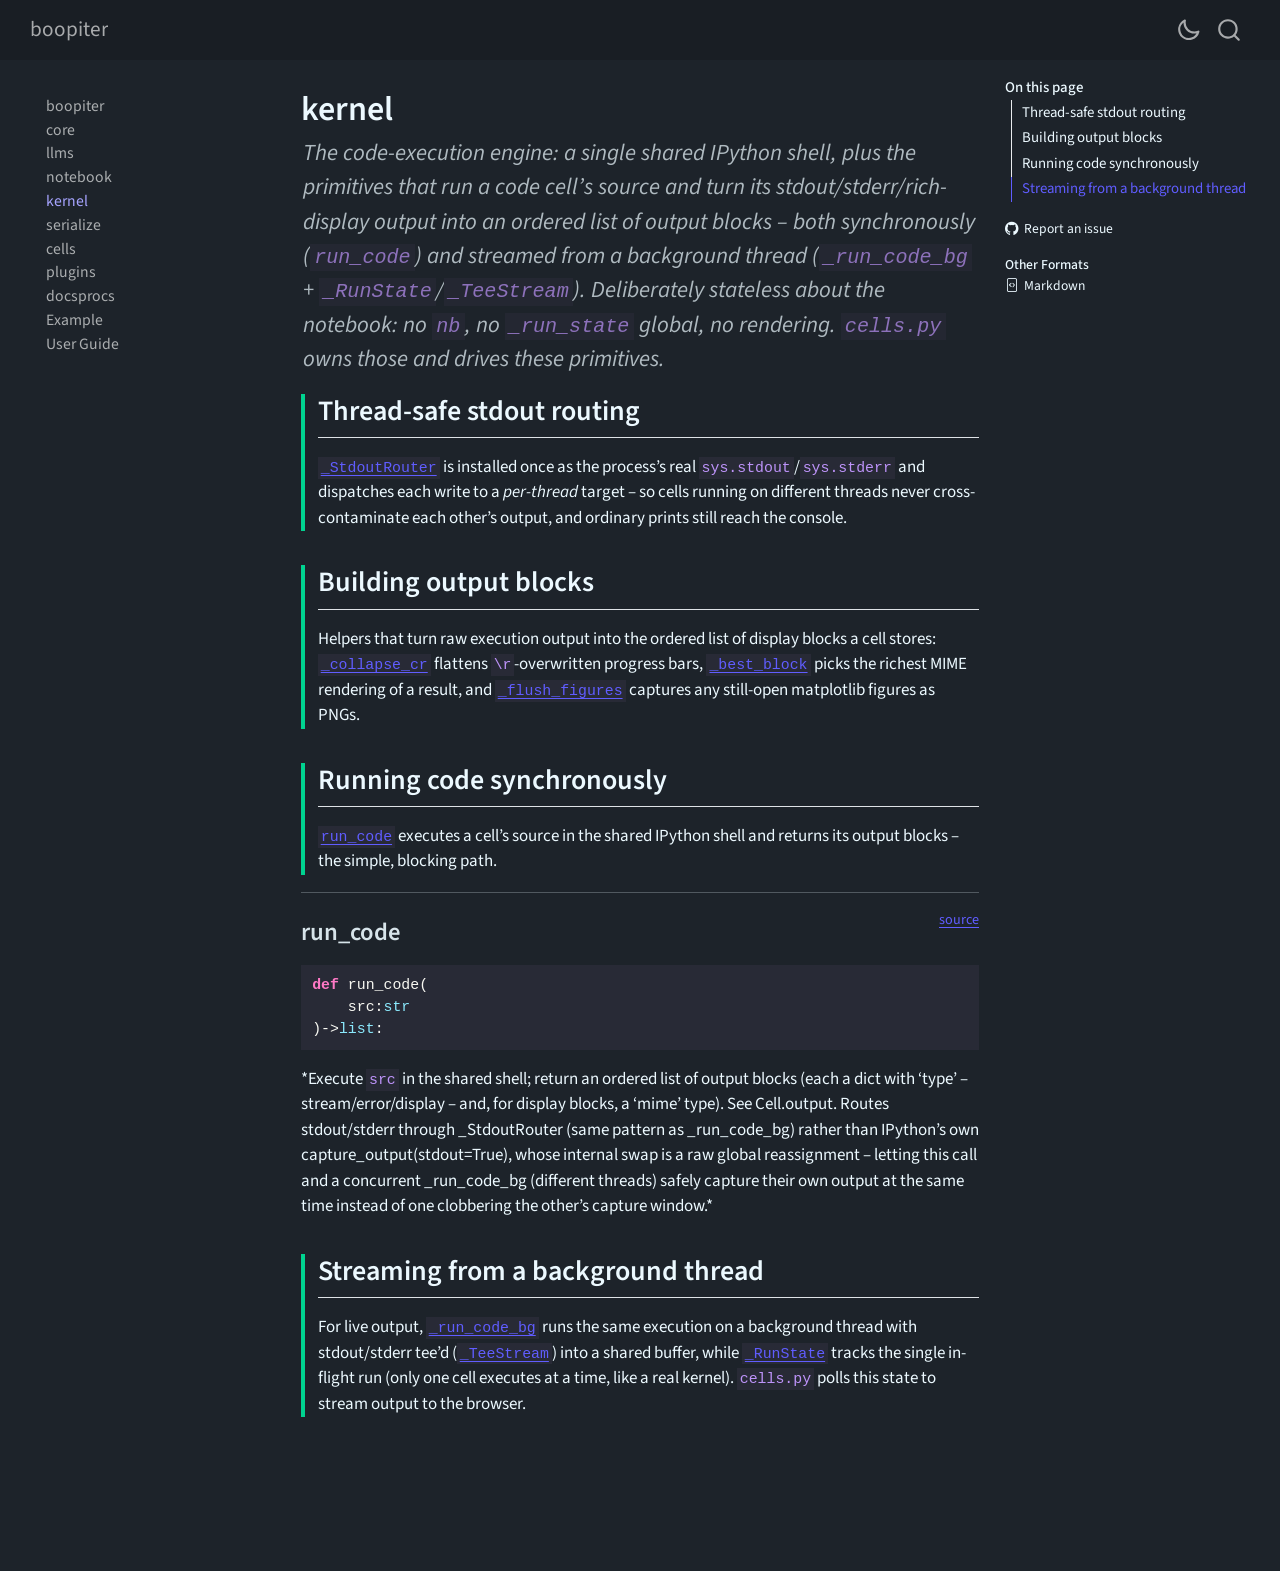
<file: kernel.html>
<!DOCTYPE html>
<html xmlns="http://www.w3.org/1999/xhtml" lang="en" xml:lang="en"><head>

<meta charset="utf-8">
<meta name="generator" content="quarto-1.10.18">

<meta name="viewport" content="width=device-width, initial-scale=1.0, user-scalable=yes">

<meta name="description" content="The code-execution engine: a single shared IPython shell, plus the primitives that run a code cell’s source and turn its stdout/stderr/rich-display output into an ordered list of output blocks – both synchronously (run_code) and streamed from a background thread (_run_code_bg + _RunState/_TeeStream). Deliberately stateless about the notebook: no nb, no _run_state global, no rendering. cells.py owns those and drives these primitives.">

<title>kernel – boopiter</title>
<style>
/* Default styles provided by pandoc.
** See https://pandoc.org/MANUAL.html#variables-for-html for config info.
*/
span.smallcaps{font-variant: small-caps;}
div.columns{display: flex; gap: 1.5em;}
div.column{flex: auto;}
@media screen {
div.columns{gap: min(4vw, 1.5em);}
div.column{overflow-x: auto;}
}
div.hanging-indent{margin-left: 1.5em; text-indent: -1.5em;}
ul.task-list{list-style: none;}
ul.task-list li input[type="checkbox"] {
  width: 0.8em;
  margin: 0 0.8em 0.2em -1em; /* quarto-specific, see https://github.com/quarto-dev/quarto-cli/issues/4556 */ 
  vertical-align: middle;
}
/* CSS for syntax highlighting */
html { -webkit-text-size-adjust: 100%; }
pre > code.sourceCode { white-space: pre; position: relative; }
pre > code.sourceCode > span { display: inline-block; line-height: 1.25; }
pre > code.sourceCode > span:empty { height: 1.2em; }
.sourceCode { overflow: visible; }
code.sourceCode > span { color: inherit; text-decoration: inherit; }
div.sourceCode { margin: 1em 0; }
pre.sourceCode { margin: 0; }
@media screen {
div.sourceCode { overflow: auto; }
}
@media print {
pre > code.sourceCode { white-space: pre-wrap; }
pre > code.sourceCode > span { text-indent: -5em; padding-left: 5em; }
}
pre.numberSource code
  { counter-reset: source-line 0; }
pre.numberSource code > span
  { position: relative; left: -4em; counter-increment: source-line; }
pre.numberSource code > span > a:first-child::before
  { content: counter(source-line);
    position: relative; left: -1em; text-align: right; vertical-align: baseline;
    border: none; display: inline-block;
    -webkit-touch-callout: none; -webkit-user-select: none;
    -khtml-user-select: none; -moz-user-select: none;
    -ms-user-select: none; user-select: none;
    padding: 0 4px; width: 4em;
  }
pre.numberSource { margin-left: 3em;  padding-left: 4px; }
div.sourceCode
  {   }
@media screen {
pre > code.sourceCode > span > a:first-child::before { text-decoration: underline; }
}
</style>


<script src="site_libs/quarto-nav/quarto-nav.js"></script>
<script src="site_libs/quarto-nav/headroom.min.js"></script>
<script src="site_libs/clipboard/clipboard.min.js"></script>
<script src="site_libs/quarto-search/autocomplete.umd.js"></script>
<script src="site_libs/quarto-search/fuse.min.js"></script>
<script src="site_libs/quarto-search/quarto-search.js"></script>
<meta name="quarto:offset" content="./">
<script src="site_libs/quarto-html/quarto.js" type="module"></script>
<script src="site_libs/quarto-html/tabsets/tabsets.js" type="module"></script>
<script src="site_libs/quarto-html/popper.min.js"></script>
<script src="site_libs/quarto-html/tippy.umd.min.js"></script>
<script src="site_libs/quarto-html/anchor.min.js"></script>
<link href="site_libs/quarto-html/tippy.css" rel="stylesheet">
<link href="site_libs/quarto-html/quarto-syntax-highlighting-64a204ab8560d761af7679ceaba22944.css" rel="stylesheet" class="quarto-color-scheme" id="quarto-text-highlighting-styles">
<link href="site_libs/quarto-html/quarto-syntax-highlighting-dark-53dc85963c67a221f6f2030af840abbe.css" rel="stylesheet" class="quarto-color-scheme quarto-color-alternate" id="quarto-text-highlighting-styles">
<script src="site_libs/bootstrap/bootstrap.min.js"></script>
<link href="site_libs/bootstrap/bootstrap-icons.css" rel="stylesheet">
<link href="site_libs/bootstrap/bootstrap-63180c5dda01c187c33bc16bc49fe53e.min.css" rel="stylesheet" append-hash="true" class="quarto-color-scheme" id="quarto-bootstrap" data-mode="light">
<link href="site_libs/bootstrap/bootstrap-dark-6b5e7143438591d42b0b787739ddee84.min.css" rel="stylesheet" append-hash="true" class="quarto-color-scheme quarto-color-alternate" id="quarto-bootstrap" data-mode="dark">
<script id="quarto-search-options" type="application/json">{
  "location": "navbar",
  "copy-button": false,
  "collapse-after": 3,
  "panel-placement": "end",
  "type": "overlay",
  "limit": 50,
  "keyboard-shortcut": [
    "f",
    "/",
    "s"
  ],
  "show-item-context": false,
  "language": {
    "search-no-results-text": "No results",
    "search-matching-documents-text": "matching documents",
    "search-copy-link-title": "Copy link to search",
    "search-hide-matches-text": "Hide additional matches",
    "search-more-match-text": "more match in this document",
    "search-more-matches-text": "more matches in this document",
    "search-clear-button-title": "Clear",
    "search-text-placeholder": "",
    "search-detached-cancel-button-title": "Cancel",
    "search-submit-button-title": "Submit",
    "search-label": "Search"
  }
}</script>


<link rel="stylesheet" href="styles.css">
<meta property="og:title" content="kernel – boopiter">
<meta property="og:description" content="The code-execution engine: a single shared IPython shell, plus the primitives that run a code cell’s source and turn its stdout/stderr/rich-display output into an ordered list of output blocks – both synchronously (run_code) and streamed from a background thread (_run_code_bg + _RunState/_TeeStream). Deliberately stateless about the notebook: no nb, no _run_state global, no rendering. cells.py owns those and drives these primitives.">
<meta property="og:site_name" content="boopiter">
<meta name="twitter:title" content="kernel – boopiter">
<meta name="twitter:description" content="The code-execution engine: a single shared IPython shell, plus the primitives that run a code cell’s source and turn its stdout/stderr/rich-display output into an ordered list of output blocks – both synchronously (run_code) and streamed from a background thread (_run_code_bg + _RunState/_TeeStream). Deliberately stateless about the notebook: no nb, no _run_state global, no rendering. cells.py owns those and drives these primitives.">
<meta name="twitter:card" content="summary">
</head>

<body class="nav-sidebar floating nav-fixed quarto-dark"><script id="quarto-html-before-body" type="application/javascript">
    const toggleBodyColorMode = (bsSheetEl) => {
      const mode = bsSheetEl.getAttribute("data-mode");
      const bodyEl = window.document.querySelector("body");
      if (mode === "dark") {
        bodyEl.classList.add("quarto-dark");
        bodyEl.classList.remove("quarto-light");
      } else {
        bodyEl.classList.add("quarto-light");
        bodyEl.classList.remove("quarto-dark");
      }
    }
    const toggleBodyColorPrimary = () => {
      const bsSheetEl = window.document.querySelector("link#quarto-bootstrap:not([rel=disabled-stylesheet])");
      if (bsSheetEl) {
        toggleBodyColorMode(bsSheetEl);
      }
    }
    const setColorSchemeToggle = (alternate) => {
      const toggles = window.document.querySelectorAll('.quarto-color-scheme-toggle');
      for (let i=0; i < toggles.length; i++) {
        const toggle = toggles[i];
        if (toggle) {
          if (alternate) {
            toggle.classList.add("alternate");
          } else {
            toggle.classList.remove("alternate");
          }
        }
      }
    };
    const toggleColorMode = (alternate) => {
      // Switch the stylesheets
      const primaryStylesheets = window.document.querySelectorAll('link.quarto-color-scheme:not(.quarto-color-alternate)');
      const alternateStylesheets = window.document.querySelectorAll('link.quarto-color-scheme.quarto-color-alternate');
      manageTransitions('#quarto-margin-sidebar .nav-link', false);
      if (alternate) {
        // note: dark is layered on light, we don't disable primary!
        enableStylesheet(alternateStylesheets);
        for (const sheetNode of alternateStylesheets) {
          if (sheetNode.id === "quarto-bootstrap") {
            toggleBodyColorMode(sheetNode);
          }
        }
      } else {
        disableStylesheet(alternateStylesheets);
        enableStylesheet(primaryStylesheets)
        toggleBodyColorPrimary();
      }
      manageTransitions('#quarto-margin-sidebar .nav-link', true);
      // Switch the toggles
      setColorSchemeToggle(alternate)
      // Hack to workaround the fact that safari doesn't
      // properly recolor the scrollbar when toggling (#1455)
      if (navigator.userAgent.indexOf('Safari') > 0 && navigator.userAgent.indexOf('Chrome') == -1) {
        manageTransitions("body", false);
        window.scrollTo(0, 1);
        setTimeout(() => {
          window.scrollTo(0, 0);
          manageTransitions("body", true);
        }, 40);
      }
    }
    const disableStylesheet = (stylesheets) => {
      for (let i=0; i < stylesheets.length; i++) {
        const stylesheet = stylesheets[i];
        stylesheet.rel = 'disabled-stylesheet';
      }
    }
    const enableStylesheet = (stylesheets) => {
      for (let i=0; i < stylesheets.length; i++) {
        const stylesheet = stylesheets[i];
        if(stylesheet.rel !== 'stylesheet') { // for Chrome, which will still FOUC without this check
          stylesheet.rel = 'stylesheet';
        }
      }
    }
    const manageTransitions = (selector, allowTransitions) => {
      const els = window.document.querySelectorAll(selector);
      for (let i=0; i < els.length; i++) {
        const el = els[i];
        if (allowTransitions) {
          el.classList.remove('notransition');
        } else {
          el.classList.add('notransition');
        }
      }
    }
    const isFileUrl = () => {
      return window.location.protocol === 'file:';
    }
    const hasAlternateSentinel = () => {
      let styleSentinel = getColorSchemeSentinel();
      if (styleSentinel !== null) {
        return styleSentinel === "alternate";
      } else {
        return false;
      }
    }
    const setStyleSentinel = (alternate) => {
      const value = alternate ? "alternate" : "default";
      if (!isFileUrl()) {
        window.localStorage.setItem("quarto-color-scheme", value);
      } else {
        localAlternateSentinel = value;
      }
    }
    const getColorSchemeSentinel = () => {
      if (!isFileUrl()) {
        const storageValue = window.localStorage.getItem("quarto-color-scheme");
        return storageValue != null ? storageValue : localAlternateSentinel;
      } else {
        return localAlternateSentinel;
      }
    }
    const toggleGiscusIfUsed = (isAlternate, darkModeDefault) => {
      const baseTheme = document.querySelector('#giscus-base-theme')?.value ?? 'light';
      const alternateTheme = document.querySelector('#giscus-alt-theme')?.value ?? 'dark';
      let newTheme = '';
      if(authorPrefersDark) {
        newTheme = isAlternate ? baseTheme : alternateTheme;
      } else {
        newTheme = isAlternate ? alternateTheme : baseTheme;
      }
      const changeGiscusTheme = () => {
        // From: https://github.com/giscus/giscus/issues/336
        const sendMessage = (message) => {
          const iframe = document.querySelector('iframe.giscus-frame');
          if (!iframe) return;
          iframe.contentWindow.postMessage({ giscus: message }, 'https://giscus.app');
        }
        sendMessage({
          setConfig: {
            theme: newTheme
          }
        });
      }
      const isGiscussLoaded = window.document.querySelector('iframe.giscus-frame') !== null;
      if (isGiscussLoaded) {
        changeGiscusTheme();
      }
    };
    const authorPrefersDark = true;
    const darkModeDefault = authorPrefersDark;
    let localAlternateSentinel = darkModeDefault ? 'alternate' : 'default';
    // Dark / light mode switch
    window.quartoToggleColorScheme = () => {
      // Read the current dark / light value
      let toAlternate = !hasAlternateSentinel();
      toggleColorMode(toAlternate);
      setStyleSentinel(toAlternate);
      toggleGiscusIfUsed(toAlternate, darkModeDefault);
      window.dispatchEvent(new Event('resize'));
    };
    // Switch to dark mode if need be
    if (hasAlternateSentinel()) {
      toggleColorMode(true);
    } else {
      toggleColorMode(false);
    }
  </script>

<div id="quarto-search-results"></div>
  <header id="quarto-header" class="headroom fixed-top">
    <nav class="navbar navbar-expand-lg " data-bs-theme="dark">
      <div class="navbar-container container-fluid">
      <div class="navbar-brand-container mx-auto">
    <a class="navbar-brand" href="./index.html">
    <span class="navbar-title">boopiter</span>
    </a>
  </div>
        <div class="quarto-navbar-tools tools-end">
  <a href="" class="quarto-color-scheme-toggle quarto-navigation-tool  px-1" onclick="window.quartoToggleColorScheme(); return false;" title="Toggle dark mode"><i class="bi"></i></a>
</div>
          <div id="quarto-search" class="" title="Search"></div>
      </div> <!-- /container-fluid -->
    </nav>
  <nav class="quarto-secondary-nav">
    <div class="container-fluid d-flex">
      <button type="button" class="quarto-btn-toggle btn" data-bs-toggle="collapse" role="button" data-bs-target=".quarto-sidebar-collapse-item" aria-controls="quarto-sidebar" aria-expanded="false" aria-label="Toggle sidebar navigation" onclick="if (window.quartoToggleHeadroom) { window.quartoToggleHeadroom(); }">
        <i class="bi bi-layout-text-sidebar-reverse"></i>
      </button>
        <nav class="quarto-page-breadcrumbs" aria-label="breadcrumb"><ol class="breadcrumb"><li class="breadcrumb-item"><a href="./kernel.html">kernel</a></li></ol></nav>
        <a class="flex-grow-1" role="navigation" data-bs-toggle="collapse" data-bs-target=".quarto-sidebar-collapse-item" aria-controls="quarto-sidebar" aria-expanded="false" aria-label="Toggle sidebar navigation" onclick="if (window.quartoToggleHeadroom) { window.quartoToggleHeadroom(); }">      
        </a>
    </div>
  </nav>
</header>
<!-- content -->
<div id="quarto-content" class="quarto-container page-columns page-rows-contents page-layout-article page-navbar">
<!-- sidebar -->
  <nav id="quarto-sidebar" class="sidebar collapse collapse-horizontal quarto-sidebar-collapse-item sidebar-navigation floating overflow-auto">
    <div class="sidebar-menu-container"> 
    <ul class="list-unstyled mt-1">
        <li class="sidebar-item">
  <div class="sidebar-item-container"> 
  <a href="./index.html" class="sidebar-item-text sidebar-link">
 <span class="menu-text">boopiter</span></a>
  </div>
</li>
        <li class="sidebar-item">
  <div class="sidebar-item-container"> 
  <a href="./core.html" class="sidebar-item-text sidebar-link">
 <span class="menu-text">core</span></a>
  </div>
</li>
        <li class="sidebar-item">
  <div class="sidebar-item-container"> 
  <a href="./llms.html" class="sidebar-item-text sidebar-link">
 <span class="menu-text">llms</span></a>
  </div>
</li>
        <li class="sidebar-item">
  <div class="sidebar-item-container"> 
  <a href="./notebook.html" class="sidebar-item-text sidebar-link">
 <span class="menu-text">notebook</span></a>
  </div>
</li>
        <li class="sidebar-item">
  <div class="sidebar-item-container"> 
  <a href="./kernel.html" class="sidebar-item-text sidebar-link active">
 <span class="menu-text">kernel</span></a>
  </div>
</li>
        <li class="sidebar-item">
  <div class="sidebar-item-container"> 
  <a href="./serialize.html" class="sidebar-item-text sidebar-link">
 <span class="menu-text">serialize</span></a>
  </div>
</li>
        <li class="sidebar-item">
  <div class="sidebar-item-container"> 
  <a href="./cells.html" class="sidebar-item-text sidebar-link">
 <span class="menu-text">cells</span></a>
  </div>
</li>
        <li class="sidebar-item">
  <div class="sidebar-item-container"> 
  <a href="./plugins.html" class="sidebar-item-text sidebar-link">
 <span class="menu-text">plugins</span></a>
  </div>
</li>
        <li class="sidebar-item">
  <div class="sidebar-item-container"> 
  <a href="./docsprocs.html" class="sidebar-item-text sidebar-link">
 <span class="menu-text">docsprocs</span></a>
  </div>
</li>
        <li class="sidebar-item">
  <div class="sidebar-item-container"> 
  <a href="./example.html" class="sidebar-item-text sidebar-link">
 <span class="menu-text">Example</span></a>
  </div>
</li>
        <li class="sidebar-item">
  <div class="sidebar-item-container"> 
  <a href="./guide.html" class="sidebar-item-text sidebar-link">
 <span class="menu-text">User Guide</span></a>
  </div>
</li>
    </ul>
    </div>
</nav>
<div id="quarto-sidebar-glass" class="quarto-sidebar-collapse-item" data-bs-toggle="collapse" data-bs-target=".quarto-sidebar-collapse-item"></div>
<!-- margin-sidebar -->
    <div id="quarto-margin-sidebar" class="sidebar margin-sidebar">
        <nav id="TOC" role="doc-toc" class="toc-active">
    <h2 id="toc-title">On this page</h2>
   
  <ul>
  <li><a href="#thread-safe-stdout-routing" id="toc-thread-safe-stdout-routing" class="nav-link active" data-scroll-target="#thread-safe-stdout-routing">Thread-safe stdout routing</a></li>
  <li><a href="#building-output-blocks" id="toc-building-output-blocks" class="nav-link" data-scroll-target="#building-output-blocks">Building output blocks</a></li>
  <li><a href="#running-code-synchronously" id="toc-running-code-synchronously" class="nav-link" data-scroll-target="#running-code-synchronously">Running code synchronously</a></li>
  <li><a href="#streaming-from-a-background-thread" id="toc-streaming-from-a-background-thread" class="nav-link" data-scroll-target="#streaming-from-a-background-thread">Streaming from a background thread</a></li>
  </ul>
<div class="toc-actions"><ul><li><a href="https://github.com/drscotthawley/boopiter/issues/new" class="toc-action"><i class="bi bi-github"></i>Report an issue</a></li></ul></div><div class="quarto-alternate-formats"><h2>Other Formats</h2><ul><li><a href="kernel.html.md"><i class="bi bi-file-code"></i>Markdown</a></li></ul></div></nav>
    </div>
<!-- main -->
<main class="content" id="quarto-document-content">


<header id="title-block-header" class="quarto-title-block default">
<div class="quarto-title">
<h1 class="title">kernel</h1>
</div>

<div>
  <div class="description">
    The code-execution engine: a single shared IPython shell, plus the primitives that run a code cell’s source and turn its stdout/stderr/rich-display output into an ordered list of output blocks – both synchronously (<code>run_code</code>) and streamed from a background thread (<code>_run_code_bg</code> + <code>_RunState</code>/<code>_TeeStream</code>). Deliberately stateless about the notebook: no <code>nb</code>, no <code>_run_state</code> global, no rendering. <code>cells.py</code> owns those and drives these primitives.
  </div>
</div>


<div class="quarto-title-meta">

    
  
    
  </div>
  


</header>


<div class="boopcell boop-raw">

</div>
<div class="boopcell boop-note">
<!-- WARNING: THIS FILE WAS AUTOGENERATED! DO NOT EDIT! -->
</div>
<section id="thread-safe-stdout-routing" class="level2 boopcell boop-note">
<h2 class="anchored" data-anchor-id="thread-safe-stdout-routing">Thread-safe stdout routing</h2>
<p><a href="https://drscotthawley.github.io/boopiter/kernel.html#_stdoutrouter"><code>_StdoutRouter</code></a> is installed once as the process’s real <code>sys.stdout</code>/<code>sys.stderr</code> and dispatches each write to a <em>per-thread</em> target – so cells running on different threads never cross-contaminate each other’s output, and ordinary prints still reach the console.</p>
</section>
<section id="building-output-blocks" class="level2 boopcell boop-note">
<h2 class="anchored" data-anchor-id="building-output-blocks">Building output blocks</h2>
<p>Helpers that turn raw execution output into the ordered list of display blocks a cell stores: <a href="https://drscotthawley.github.io/boopiter/kernel.html#_collapse_cr"><code>_collapse_cr</code></a> flattens <code>\r</code>-overwritten progress bars, <a href="https://drscotthawley.github.io/boopiter/kernel.html#_best_block"><code>_best_block</code></a> picks the richest MIME rendering of a result, and <a href="https://drscotthawley.github.io/boopiter/kernel.html#_flush_figures"><code>_flush_figures</code></a> captures any still-open matplotlib figures as PNGs.</p>
</section>
<section id="running-code-synchronously" class="level2 boopcell boop-note">
<h2 class="anchored" data-anchor-id="running-code-synchronously">Running code synchronously</h2>
<p><a href="https://drscotthawley.github.io/boopiter/kernel.html#run_code"><code>run_code</code></a> executes a cell’s source in the shared IPython shell and returns its output blocks – the simple, blocking path.</p>
</section>
<div class="prose" data-markdown="1">
<hr>
<p><a href="https://github.com/drscotthawley/boopiter/blob/main/boopiter/kernel.py#L104" target="_blank" style="float:right; font-size:smaller">source</a></p>
<section id="run_code" class="level3">
<h3 class="anchored" data-anchor-id="run_code">run_code</h3>
<div class="code-copy-outer-scaffold"><div class="sourceCode" id="cb1"><pre class="sourceCode python code-with-copy"><code class="sourceCode python"><span id="cb1-1"><a href="#cb1-1" aria-hidden="true" tabindex="-1"></a><span class="kw">def</span> run_code(</span>
<span id="cb1-2"><a href="#cb1-2" aria-hidden="true" tabindex="-1"></a>    src:<span class="bu">str</span></span>
<span id="cb1-3"><a href="#cb1-3" aria-hidden="true" tabindex="-1"></a>)<span class="op">-&gt;</span><span class="bu">list</span>:</span></code></pre></div><button title="Copy to Clipboard" class="code-copy-button"><i class="bi"></i></button></div>
<p>*Execute <code>src</code> in the shared shell; return an ordered list of output blocks (each a dict with ‘type’ – stream/error/display – and, for display blocks, a ‘mime’ type). See Cell.output. Routes stdout/stderr through _StdoutRouter (same pattern as _run_code_bg) rather than IPython’s own capture_output(stdout=True), whose internal swap is a raw global reassignment – letting this call and a concurrent _run_code_bg (different threads) safely capture their own output at the same time instead of one clobbering the other’s capture window.*</p>
</section>
</div>
<section id="streaming-from-a-background-thread" class="level2 boopcell boop-note">
<h2 class="anchored" data-anchor-id="streaming-from-a-background-thread">Streaming from a background thread</h2>
<p>For live output, <a href="https://drscotthawley.github.io/boopiter/kernel.html#_run_code_bg"><code>_run_code_bg</code></a> runs the same execution on a background thread with stdout/stderr tee’d (<a href="https://drscotthawley.github.io/boopiter/kernel.html#_teestream"><code>_TeeStream</code></a>) into a shared buffer, while <a href="https://drscotthawley.github.io/boopiter/kernel.html#_runstate"><code>_RunState</code></a> tracks the single in-flight run (only one cell executes at a time, like a real kernel). <code>cells.py</code> polls this state to stream output to the browser.</p>
</section>



</main> <!-- /main -->
<!-- Swap Quarto's built-in dark/light toggle icon (a small sideways switch) for boopiter's
     own sun/moon SVGs (the exact paths from theme_swap() in boopiter/cells.py). We reuse
     Quarto's toggle <a> so all the theme-switching + localStorage persistence keeps working;
     we only replace what it looks like. Quarto adds `.alternate` to the toggle in dark mode,
     which styles.css uses to show the moon (dark) vs sun (light) -- matching boopiter. -->
<script>
(function () {
  var SUN = '<svg class="boop-sun" xmlns="http://www.w3.org/2000/svg" viewBox="0 0 24 24"><path d="M5.64,17l-.71.71a1,1,0,0,0,0,1.41,1,1,0,0,0,1.41,0l.71-.71A1,1,0,0,0,5.64,17ZM5,12a1,1,0,0,0-1-1H3a1,1,0,0,0,0,2H4A1,1,0,0,0,5,12Zm7-7a1,1,0,0,0,1-1V3a1,1,0,0,0-2,0V4A1,1,0,0,0,12,5ZM5.64,7.05a1,1,0,0,0,.7.29,1,1,0,0,0,.71-.29,1,1,0,0,0,0-1.41l-.71-.71A1,1,0,0,0,4.93,6.34Zm12,.29a1,1,0,0,0,.7-.29l.71-.71a1,1,0,1,0-1.41-1.41L17,5.64a1,1,0,0,0,0,1.41A1,1,0,0,0,17.66,7.34ZM21,11H20a1,1,0,0,0,0,2h1a1,1,0,0,0,0-2Zm-9,8a1,1,0,0,0-1,1v1a1,1,0,0,0,2,0V20A1,1,0,0,0,12,19ZM18.36,17A1,1,0,0,0,17,18.36l.71.71a1,1,0,0,0,1.41,0,1,1,0,0,0,0-1.41ZM12,6.5A5.5,5.5,0,1,0,17.5,12,5.51,5.51,0,0,0,12,6.5Zm0,9A3.5,3.5,0,1,1,15.5,12,3.5,3.5,0,0,1,12,15.5Z"/></svg>';
  var MOON = '<svg class="boop-moon" xmlns="http://www.w3.org/2000/svg" viewBox="0 0 24 24"><path d="M21.64,13a1,1,0,0,0-1.05-.14,8.05,8.05,0,0,1-3.37.73A8.15,8.15,0,0,1,9.08,5.49a8.59,8.59,0,0,1,.25-2A1,1,0,0,0,8,2.36,10.14,10.14,0,1,0,22,14.05,1,1,0,0,0,21.64,13Zm-9.5,6.69A8.14,8.14,0,0,1,7.08,5.22v.27A10.15,10.15,0,0,0,17.22,15.63a9.79,9.79,0,0,0,2.1-.22A8.11,8.11,0,0,1,12.14,19.73Z"/></svg>';
  function boopify() {
    document.querySelectorAll('.quarto-color-scheme-toggle').forEach(function (t) {
      if (t.dataset.boopified) return;
      t.dataset.boopified = '1';
      t.innerHTML = SUN + MOON;
    });
  }
  boopify();                                             // toggle is server-rendered, usually already present
  document.addEventListener('DOMContentLoaded', boopify); // ...but also catch a floated-in one
})();
</script>
<script id="quarto-html-after-body" type="application/javascript">
  window.document.addEventListener("DOMContentLoaded", function (event) {
    // Ensure there is a toggle, if there isn't float one in the top right
    if (window.document.querySelector('.quarto-color-scheme-toggle') === null) {
      const a = window.document.createElement('a');
      a.classList.add('top-right');
      a.classList.add('quarto-color-scheme-toggle');
      a.href = "";
      a.onclick = function() { try { window.quartoToggleColorScheme(); } catch {} return false; };
      const i = window.document.createElement("i");
      i.classList.add('bi');
      a.appendChild(i);
      window.document.body.appendChild(a);
    }
    setColorSchemeToggle(hasAlternateSentinel())
    const icon = "";
    const anchorJS = new window.AnchorJS();
    anchorJS.options = {
      placement: 'right',
      icon: icon
    };
    anchorJS.add('.anchored');
    const isCodeAnnotation = (el) => {
      for (const clz of el.classList) {
        if (clz.startsWith('code-annotation-')) {                     
          return true;
        }
      }
      return false;
    }
    const onCopySuccess = function(e) {
      // button target
      const button = e.trigger;
      // don't keep focus
      button.blur();
      // flash "checked"
      button.classList.add('code-copy-button-checked');
      var currentTitle = button.getAttribute("title");
      button.setAttribute("title", "Copied!");
      let tooltip;
      if (window.bootstrap) {
        button.setAttribute("data-bs-toggle", "tooltip");
        button.setAttribute("data-bs-placement", "left");
        button.setAttribute("data-bs-title", "Copied!");
        tooltip = new bootstrap.Tooltip(button, 
          { trigger: "manual", 
            customClass: "code-copy-button-tooltip",
            offset: [0, -8]});
        tooltip.show();    
      }
      setTimeout(function() {
        if (tooltip) {
          tooltip.hide();
          button.removeAttribute("data-bs-title");
          button.removeAttribute("data-bs-toggle");
          button.removeAttribute("data-bs-placement");
        }
        button.setAttribute("title", currentTitle);
        button.classList.remove('code-copy-button-checked');
      }, 1000);
      // clear code selection
      e.clearSelection();
    }
    const getTextToCopy = function(trigger) {
      const outerScaffold = trigger.parentElement.cloneNode(true);
      const codeEl = outerScaffold.querySelector('code');
      for (const childEl of codeEl.children) {
        if (isCodeAnnotation(childEl)) {
          childEl.remove();
        }
      }
      return codeEl.innerText;
    }
    const clipboard = new window.ClipboardJS('.code-copy-button:not([data-in-quarto-modal])', {
      text: getTextToCopy
    });
    clipboard.on('success', onCopySuccess);
    if (window.document.getElementById('quarto-embedded-source-code-modal')) {
      const clipboardModal = new window.ClipboardJS('.code-copy-button[data-in-quarto-modal]', {
        text: getTextToCopy,
        container: window.document.getElementById('quarto-embedded-source-code-modal')
      });
      clipboardModal.on('success', onCopySuccess);
    }
      var localhostRegex = new RegExp(/^(?:http|https):\/\/localhost\:?[0-9]*\//);
      var mailtoRegex = new RegExp(/^mailto:/);
        var filterRegex = new RegExp("https:\/\/drscotthawley\.github\.io\/boopiter");
      var isInternal = (href) => {
          return filterRegex.test(href) || localhostRegex.test(href) || mailtoRegex.test(href);
      }
      // Inspect non-navigation links and adorn them if external
     var links = window.document.querySelectorAll('a[href]:not(.nav-link):not(.navbar-brand):not(.toc-action):not(.sidebar-link):not(.sidebar-item-toggle):not(.pagination-link):not(.no-external):not([aria-hidden]):not(.dropdown-item):not(.quarto-navigation-tool):not(.about-link)');
      for (var i=0; i<links.length; i++) {
        const link = links[i];
        if (!isInternal(link.href)) {
          // undo the damage that might have been done by quarto-nav.js in the case of
          // links that we want to consider external
          if (link.dataset.originalHref !== undefined) {
            link.href = link.dataset.originalHref;
          }
        }
      }
    function tippyHover(el, contentFn, onTriggerFn, onUntriggerFn) {
      const config = {
        allowHTML: true,
        maxWidth: 500,
        delay: 100,
        arrow: false,
        appendTo: function(el) {
            return el.parentElement;
        },
        interactive: true,
        interactiveBorder: 10,
        theme: 'quarto',
        placement: 'bottom-start',
      };
      if (contentFn) {
        config.content = contentFn;
      }
      if (onTriggerFn) {
        config.onTrigger = onTriggerFn;
      }
      if (onUntriggerFn) {
        config.onUntrigger = onUntriggerFn;
      }
      window.tippy(el, config); 
    }
    const noterefs = window.document.querySelectorAll('a[role="doc-noteref"]');
    for (var i=0; i<noterefs.length; i++) {
      const ref = noterefs[i];
      tippyHover(ref, function() {
        // use id or data attribute instead here
        let href = ref.getAttribute('data-footnote-href') || ref.getAttribute('href');
        try { href = new URL(href).hash; } catch {}
        const id = href.replace(/^#\/?/, "");
        const note = window.document.getElementById(id);
        if (note) {
          return note.innerHTML;
        } else {
          return "";
        }
      });
    }
    const xrefs = window.document.querySelectorAll('a.quarto-xref');
    const processXRef = (id, note) => {
      // Strip column container classes
      const stripColumnClz = (el) => {
        el.classList.remove("page-full", "page-columns");
        if (el.children) {
          for (const child of el.children) {
            stripColumnClz(child);
          }
        }
      }
      stripColumnClz(note)
      if (id === null || id.startsWith('sec-')) {
        // Special case sections, only their first couple elements
        const container = document.createElement("div");
        if (note.children && note.children.length > 2) {
          container.appendChild(note.children[0].cloneNode(true));
          for (let i = 1; i < note.children.length; i++) {
            const child = note.children[i];
            if (child.tagName === "P" && child.innerText === "") {
              continue;
            } else {
              container.appendChild(child.cloneNode(true));
              break;
            }
          }
          if (window.Quarto?.typesetMath) {
            window.Quarto.typesetMath(container);
          }
          return container.innerHTML
        } else {
          if (window.Quarto?.typesetMath) {
            window.Quarto.typesetMath(note);
          }
          return note.innerHTML;
        }
      } else {
        // Remove any anchor links if they are present
        const anchorLink = note.querySelector('a.anchorjs-link');
        if (anchorLink) {
          anchorLink.remove();
        }
        if (window.Quarto?.typesetMath) {
          window.Quarto.typesetMath(note);
        }
        if (note.classList.contains("callout")) {
          return note.outerHTML;
        } else {
          return note.innerHTML;
        }
      }
    }
    for (var i=0; i<xrefs.length; i++) {
      const xref = xrefs[i];
      tippyHover(xref, undefined, function(instance) {
        instance.disable();
        let url = xref.getAttribute('href');
        let hash = undefined; 
        if (url.startsWith('#')) {
          hash = url;
        } else {
          try { hash = new URL(url).hash; } catch {}
        }
        if (hash) {
          const id = hash.replace(/^#\/?/, "");
          const note = window.document.getElementById(id);
          if (note !== null) {
            try {
              const html = processXRef(id, note.cloneNode(true));
              instance.setContent(html);
            } finally {
              instance.enable();
              instance.show();
            }
          } else {
            // See if we can fetch this
            fetch(url.split('#')[0])
            .then(res => res.text())
            .then(html => {
              const parser = new DOMParser();
              const htmlDoc = parser.parseFromString(html, "text/html");
              const note = htmlDoc.getElementById(id);
              if (note !== null) {
                const html = processXRef(id, note);
                instance.setContent(html);
              } 
            }).finally(() => {
              instance.enable();
              instance.show();
            });
          }
        } else {
          // See if we can fetch a full url (with no hash to target)
          // This is a special case and we should probably do some content thinning / targeting
          fetch(url)
          .then(res => res.text())
          .then(html => {
            const parser = new DOMParser();
            const htmlDoc = parser.parseFromString(html, "text/html");
            const note = htmlDoc.querySelector('main.content');
            if (note !== null) {
              // This should only happen for chapter cross references
              // (since there is no id in the URL)
              // remove the first header
              if (note.children.length > 0 && note.children[0].tagName === "HEADER") {
                note.children[0].remove();
              }
              const html = processXRef(null, note);
              instance.setContent(html);
            } 
          }).finally(() => {
            instance.enable();
            instance.show();
          });
        }
      }, function(instance) {
      });
    }
        let selectedAnnoteEl;
        const selectorForAnnotation = ( cell, annotation) => {
          let cellAttr = 'data-code-cell="' + cell + '"';
          let lineAttr = 'data-code-annotation="' +  annotation + '"';
          const selector = 'span[' + cellAttr + '][' + lineAttr + ']';
          return selector;
        }
        const selectCodeLines = (annoteEl) => {
          const doc = window.document;
          const targetCell = annoteEl.getAttribute("data-target-cell");
          const targetAnnotation = annoteEl.getAttribute("data-target-annotation");
          const annoteSpan = window.document.querySelector(selectorForAnnotation(targetCell, targetAnnotation));
          const lines = annoteSpan.getAttribute("data-code-lines").split(",");
          const lineIds = lines.map((line) => {
            return targetCell + "-" + line;
          })
          let top = null;
          let height = null;
          let parent = null;
          if (lineIds.length > 0) {
              //compute the position of the single el (top and bottom and make a div)
              const el = window.document.getElementById(lineIds[0]);
              top = el.offsetTop;
              height = el.offsetHeight;
              parent = el.parentElement.parentElement;
            if (lineIds.length > 1) {
              const lastEl = window.document.getElementById(lineIds[lineIds.length - 1]);
              const bottom = lastEl.offsetTop + lastEl.offsetHeight;
              height = bottom - top;
            }
            if (top !== null && height !== null && parent !== null) {
              // cook up a div (if necessary) and position it 
              let div = window.document.getElementById("code-annotation-line-highlight");
              if (div === null) {
                div = window.document.createElement("div");
                div.setAttribute("id", "code-annotation-line-highlight");
                div.style.position = 'absolute';
                parent.appendChild(div);
              }
              div.style.top = top - 2 + "px";
              div.style.height = height + 4 + "px";
              div.style.left = 0;
              let gutterDiv = window.document.getElementById("code-annotation-line-highlight-gutter");
              if (gutterDiv === null) {
                gutterDiv = window.document.createElement("div");
                gutterDiv.setAttribute("id", "code-annotation-line-highlight-gutter");
                gutterDiv.style.position = 'absolute';
                const codeCell = window.document.getElementById(targetCell);
                const gutter = codeCell.querySelector('.code-annotation-gutter');
                gutter.appendChild(gutterDiv);
              }
              gutterDiv.style.top = top - 2 + "px";
              gutterDiv.style.height = height + 4 + "px";
            }
            selectedAnnoteEl = annoteEl;
          }
        };
        const unselectCodeLines = () => {
          const elementsIds = ["code-annotation-line-highlight", "code-annotation-line-highlight-gutter"];
          elementsIds.forEach((elId) => {
            const div = window.document.getElementById(elId);
            if (div) {
              div.remove();
            }
          });
          selectedAnnoteEl = undefined;
        };
          // Handle positioning of the toggle
      window.addEventListener(
        "resize",
        throttle(() => {
          elRect = undefined;
          if (selectedAnnoteEl) {
            selectCodeLines(selectedAnnoteEl);
          }
        }, 10)
      );
      function throttle(fn, ms) {
      let throttle = false;
      let timer;
        return (...args) => {
          if(!throttle) { // first call gets through
              fn.apply(this, args);
              throttle = true;
          } else { // all the others get throttled
              if(timer) clearTimeout(timer); // cancel #2
              timer = setTimeout(() => {
                fn.apply(this, args);
                timer = throttle = false;
              }, ms);
          }
        };
      }
        // Attach click handler to the DT
        const annoteDls = window.document.querySelectorAll('dt[data-target-cell]');
        for (const annoteDlNode of annoteDls) {
          annoteDlNode.addEventListener('click', (event) => {
            const clickedEl = event.target;
            if (clickedEl !== selectedAnnoteEl) {
              unselectCodeLines();
              const activeEl = window.document.querySelector('dt[data-target-cell].code-annotation-active');
              if (activeEl) {
                activeEl.classList.remove('code-annotation-active');
              }
              selectCodeLines(clickedEl);
              clickedEl.classList.add('code-annotation-active');
            } else {
              // Unselect the line
              unselectCodeLines();
              clickedEl.classList.remove('code-annotation-active');
            }
          });
        }
    const findCites = (el) => {
      const parentEl = el.parentElement;
      if (parentEl) {
        const cites = parentEl.dataset.cites;
        if (cites) {
          return {
            el,
            cites: cites.split(' ')
          };
        } else {
          return findCites(el.parentElement)
        }
      } else {
        return undefined;
      }
    };
    var bibliorefs = window.document.querySelectorAll('a[role="doc-biblioref"]');
    for (var i=0; i<bibliorefs.length; i++) {
      const ref = bibliorefs[i];
      const citeInfo = findCites(ref);
      if (citeInfo) {
        tippyHover(citeInfo.el, function() {
          var popup = window.document.createElement('div');
          citeInfo.cites.forEach(function(cite) {
            var citeDiv = window.document.createElement('div');
            citeDiv.classList.add('hanging-indent');
            citeDiv.classList.add('csl-entry');
            var biblioDiv = window.document.getElementById('ref-' + cite);
            if (biblioDiv) {
              citeDiv.innerHTML = biblioDiv.innerHTML;
            }
            popup.appendChild(citeDiv);
          });
          return popup.innerHTML;
        });
      }
    }
  });
  </script>
</div> <!-- /content -->




<footer class="footer"><div class="nav-footer"><div class="nav-footer-center"><div class="toc-actions d-sm-block d-md-none"><ul><li><a href="https://github.com/drscotthawley/boopiter/issues/new" class="toc-action"><i class="bi bi-github"></i>Report an issue</a></li></ul></div></div></div></footer></body></html>
</file>
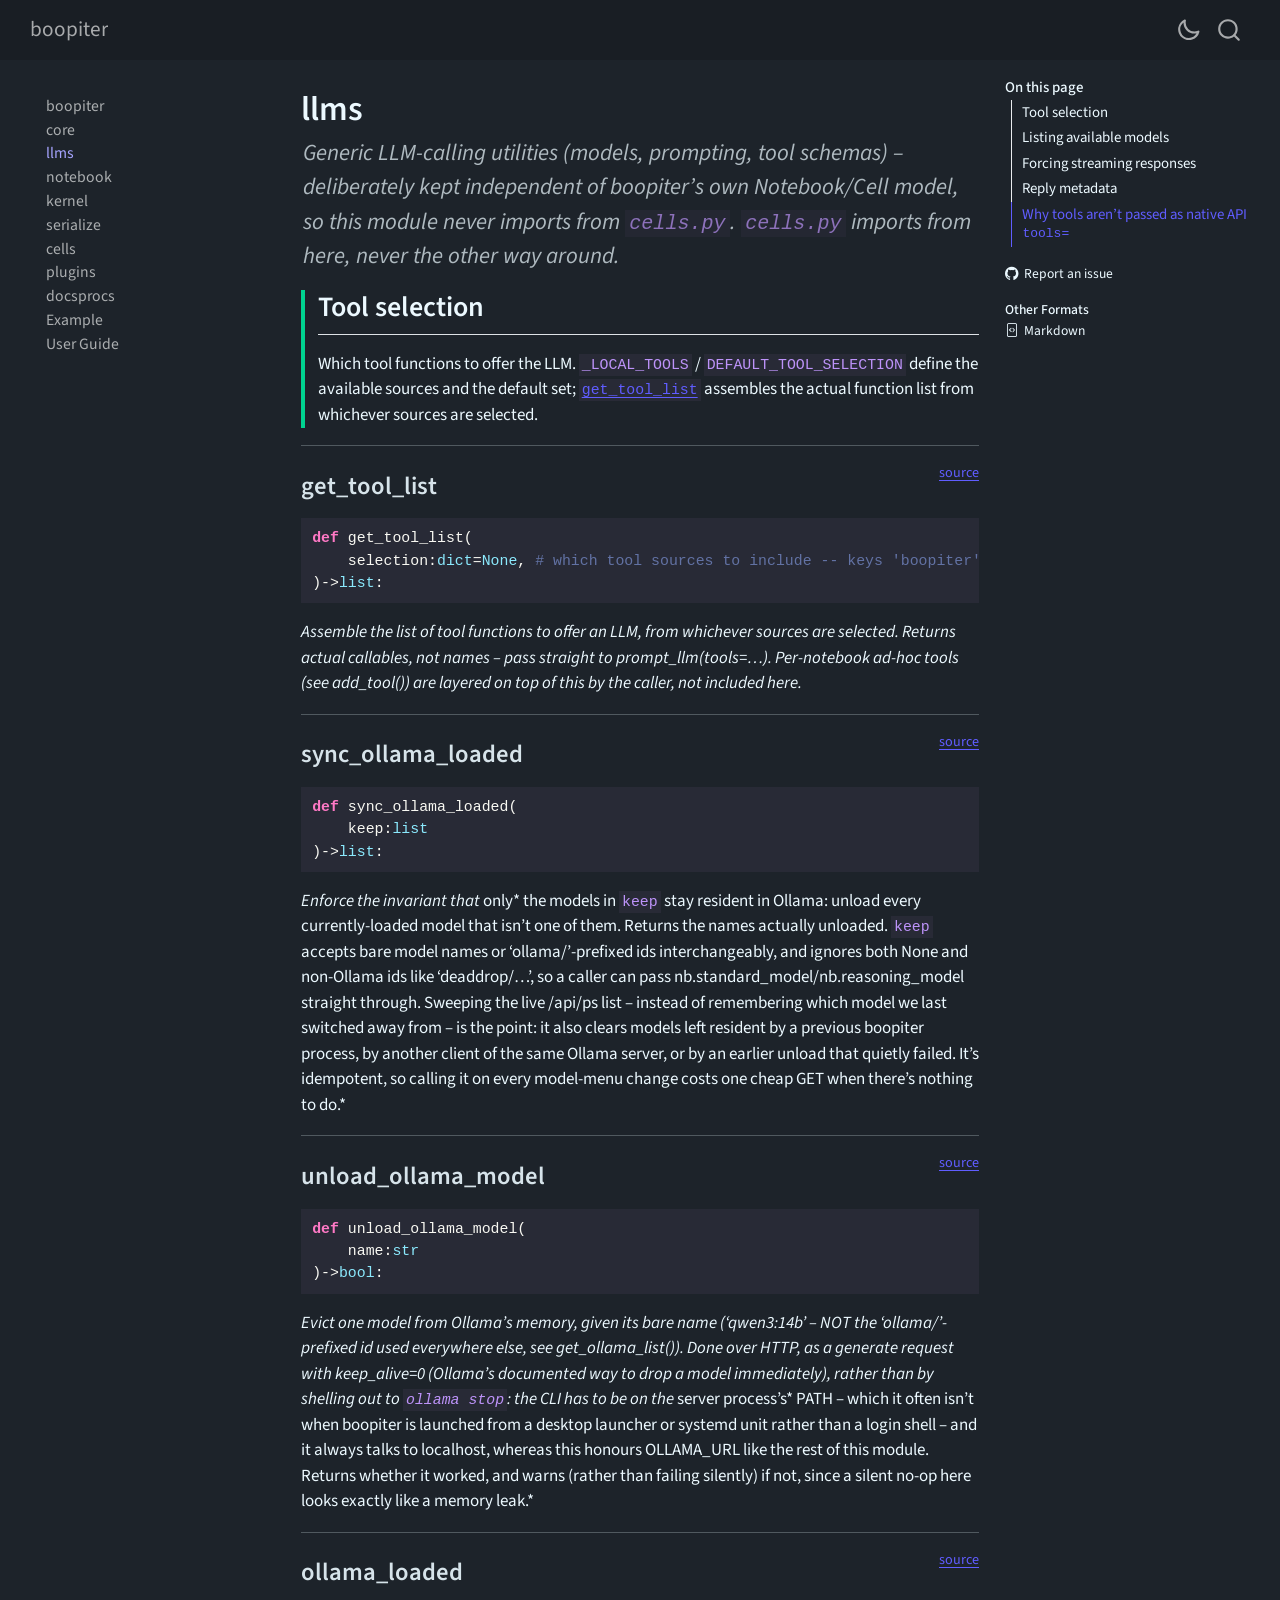
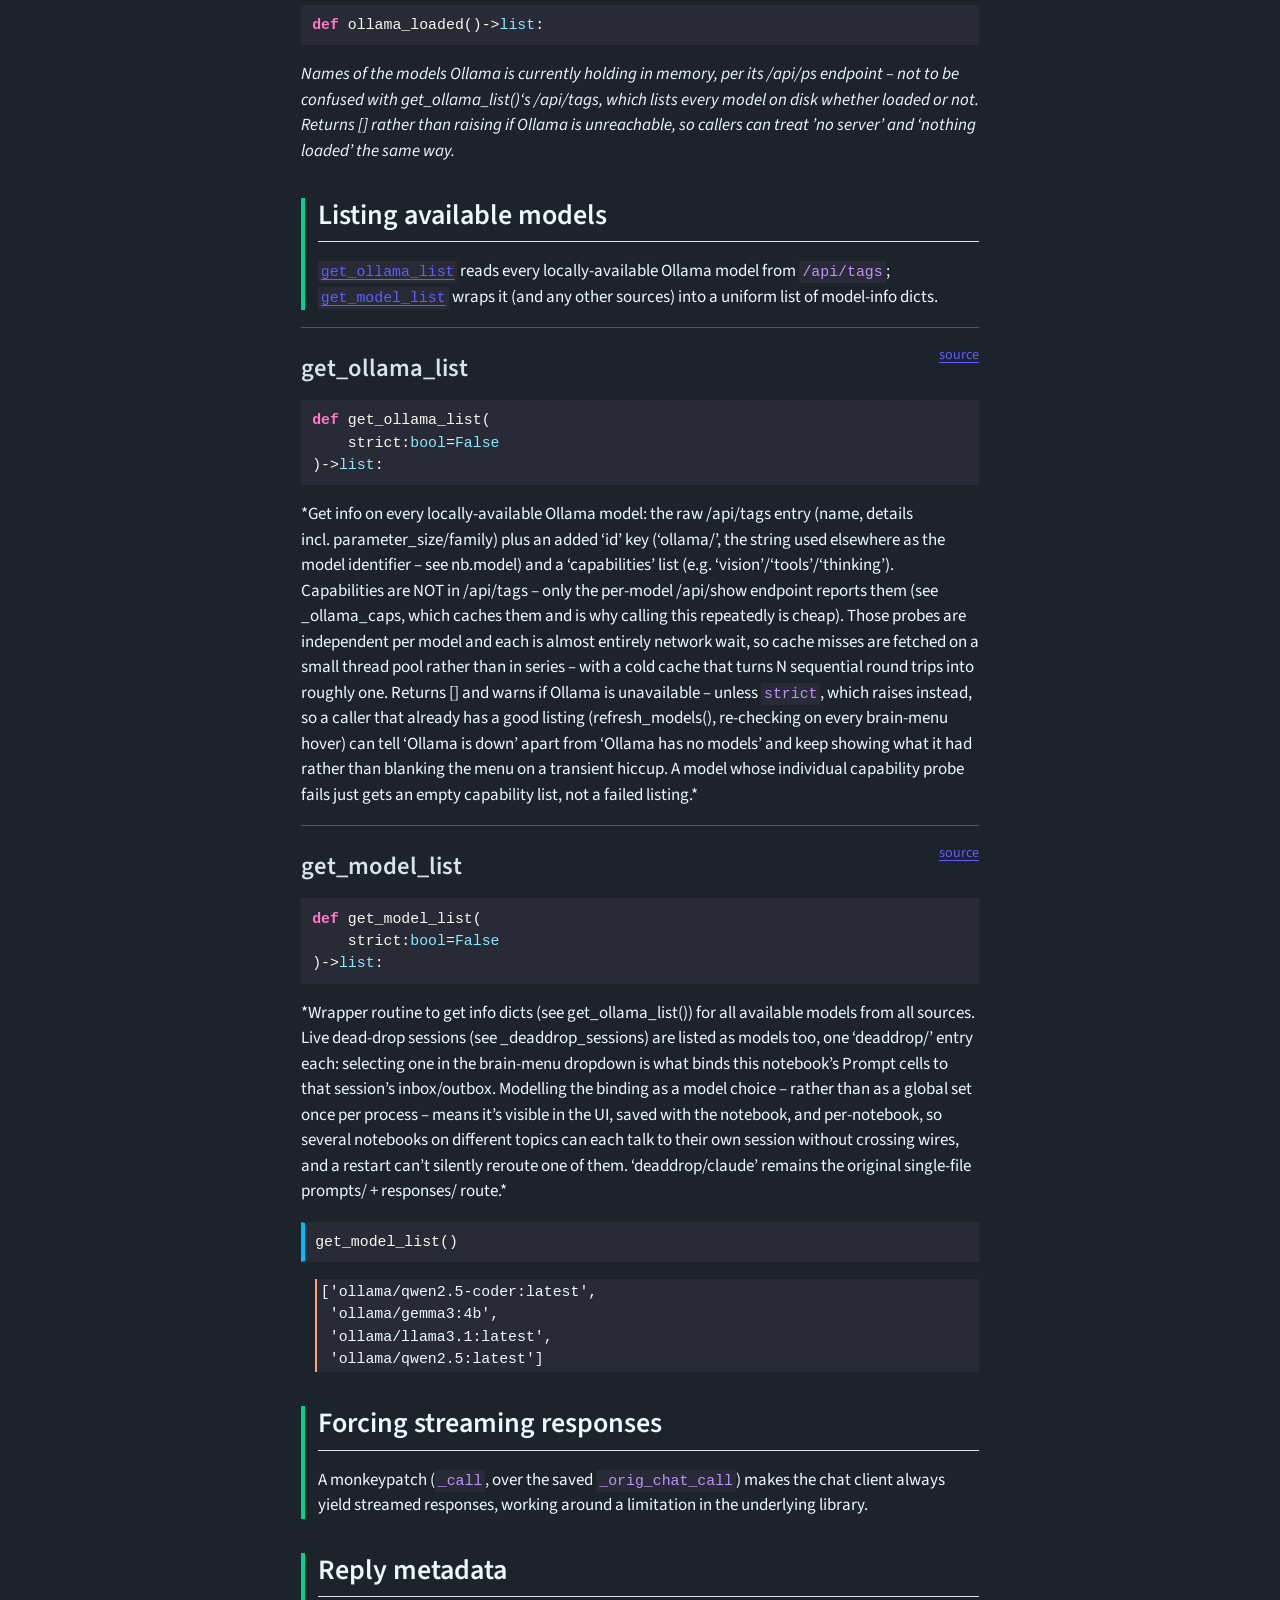
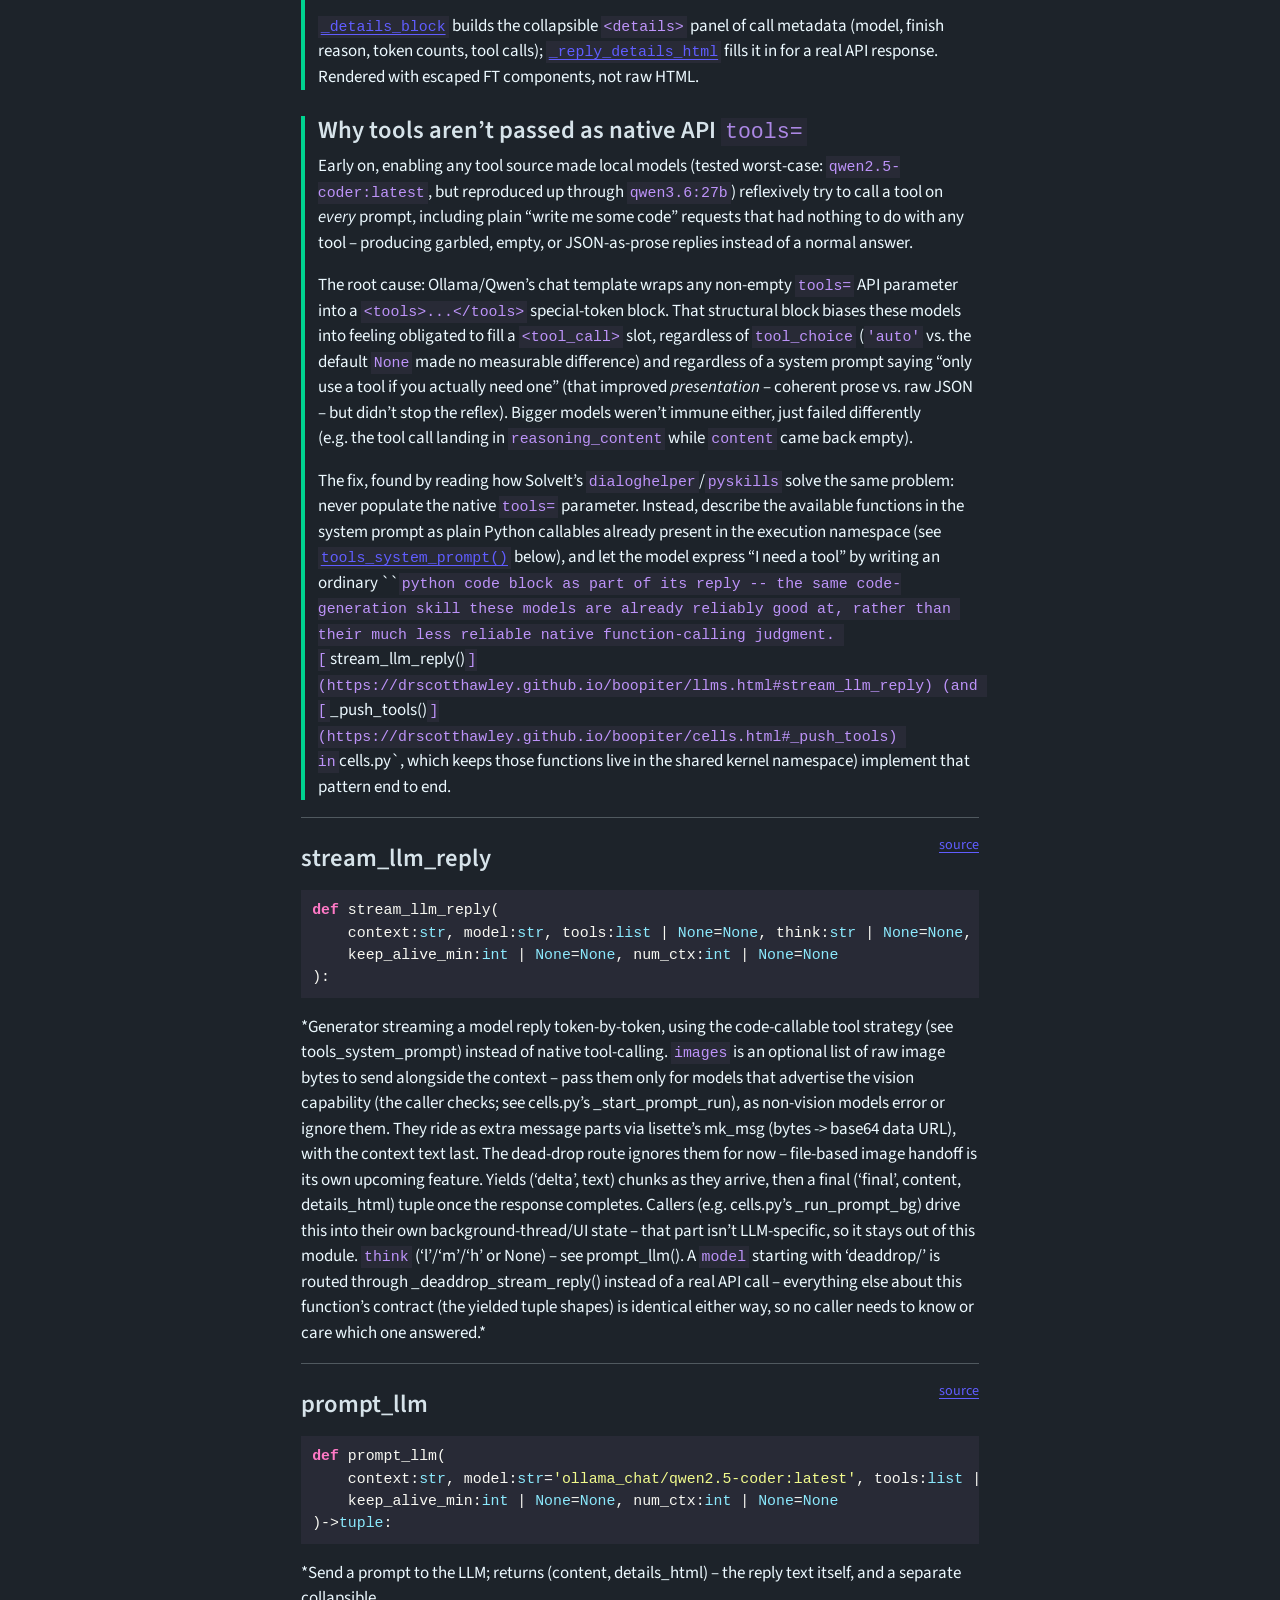
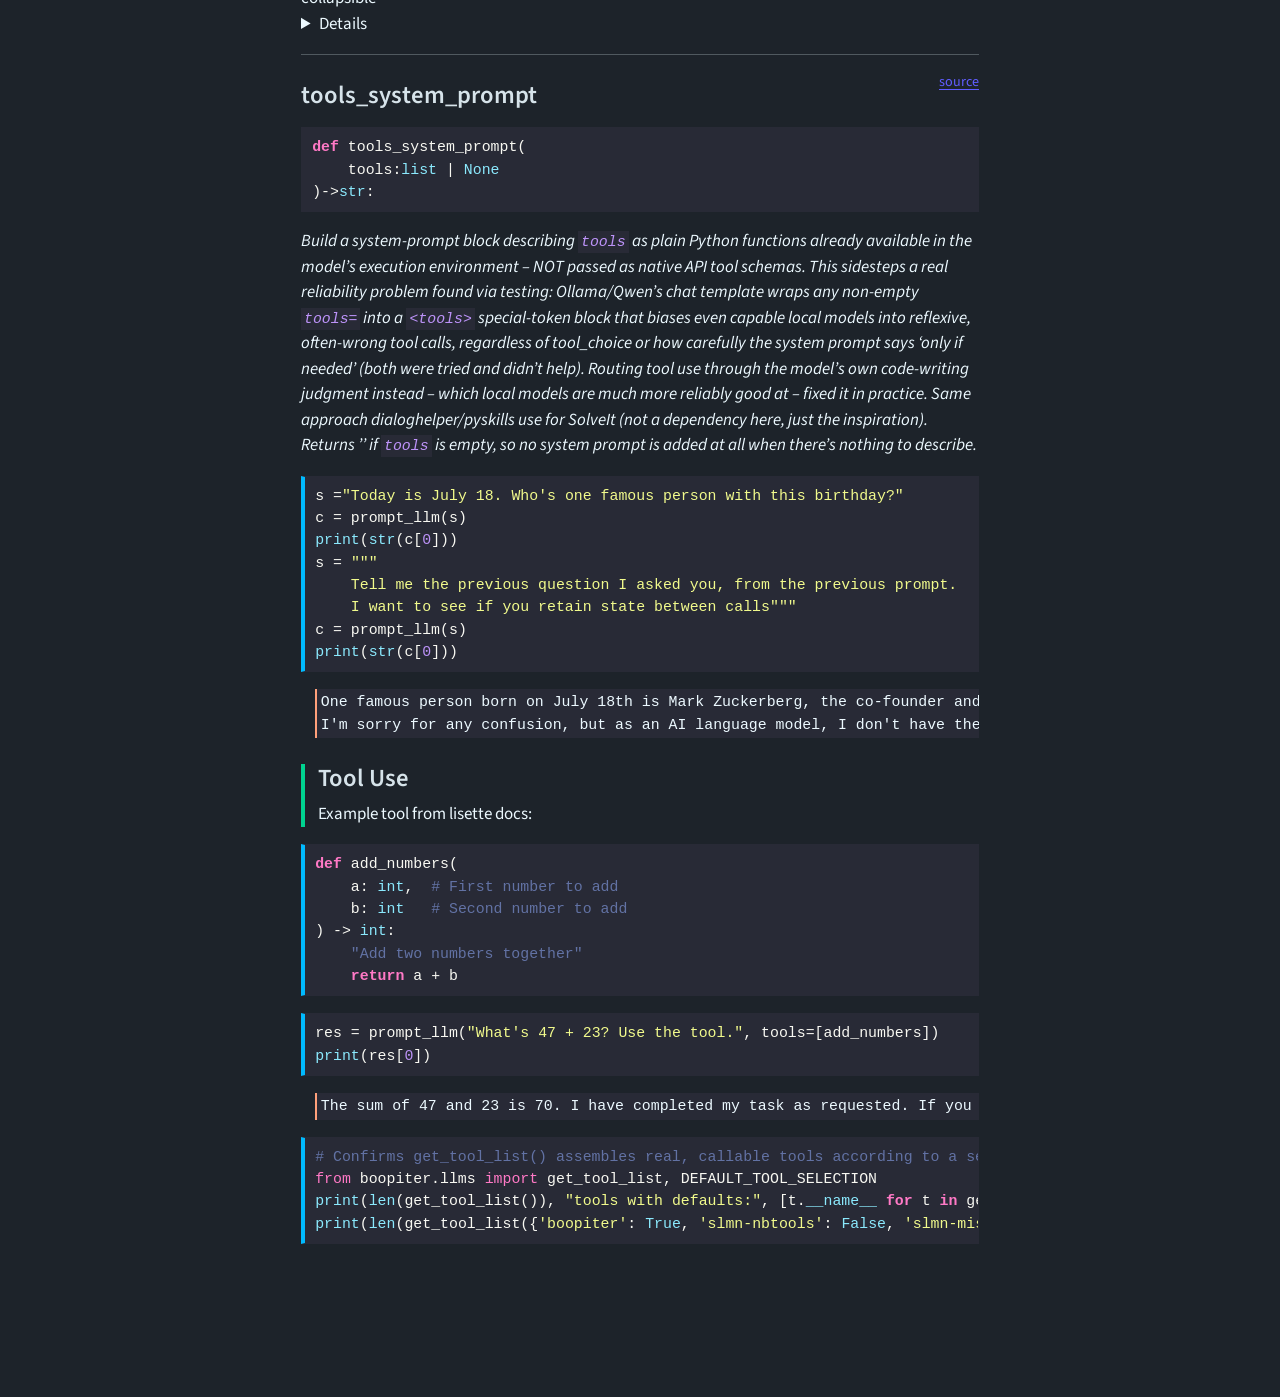
<file: llms.html>
<!DOCTYPE html>
<html xmlns="http://www.w3.org/1999/xhtml" lang="en" xml:lang="en"><head>

<meta charset="utf-8">
<meta name="generator" content="quarto-1.10.18">

<meta name="viewport" content="width=device-width, initial-scale=1.0, user-scalable=yes">

<meta name="description" content="Generic LLM-calling utilities (models, prompting, tool schemas) – deliberately kept independent of boopiter’s own Notebook/Cell model, so this module never imports from cells.py. cells.py imports from here, never the other way around.">

<title>llms – boopiter</title>
<style>
/* Default styles provided by pandoc.
** See https://pandoc.org/MANUAL.html#variables-for-html for config info.
*/
span.smallcaps{font-variant: small-caps;}
div.columns{display: flex; gap: 1.5em;}
div.column{flex: auto;}
@media screen {
div.columns{gap: min(4vw, 1.5em);}
div.column{overflow-x: auto;}
}
div.hanging-indent{margin-left: 1.5em; text-indent: -1.5em;}
ul.task-list{list-style: none;}
ul.task-list li input[type="checkbox"] {
  width: 0.8em;
  margin: 0 0.8em 0.2em -1em; /* quarto-specific, see https://github.com/quarto-dev/quarto-cli/issues/4556 */ 
  vertical-align: middle;
}
/* CSS for syntax highlighting */
html { -webkit-text-size-adjust: 100%; }
pre > code.sourceCode { white-space: pre; position: relative; }
pre > code.sourceCode > span { display: inline-block; line-height: 1.25; }
pre > code.sourceCode > span:empty { height: 1.2em; }
.sourceCode { overflow: visible; }
code.sourceCode > span { color: inherit; text-decoration: inherit; }
div.sourceCode { margin: 1em 0; }
pre.sourceCode { margin: 0; }
@media screen {
div.sourceCode { overflow: auto; }
}
@media print {
pre > code.sourceCode { white-space: pre-wrap; }
pre > code.sourceCode > span { text-indent: -5em; padding-left: 5em; }
}
pre.numberSource code
  { counter-reset: source-line 0; }
pre.numberSource code > span
  { position: relative; left: -4em; counter-increment: source-line; }
pre.numberSource code > span > a:first-child::before
  { content: counter(source-line);
    position: relative; left: -1em; text-align: right; vertical-align: baseline;
    border: none; display: inline-block;
    -webkit-touch-callout: none; -webkit-user-select: none;
    -khtml-user-select: none; -moz-user-select: none;
    -ms-user-select: none; user-select: none;
    padding: 0 4px; width: 4em;
  }
pre.numberSource { margin-left: 3em;  padding-left: 4px; }
div.sourceCode
  {   }
@media screen {
pre > code.sourceCode > span > a:first-child::before { text-decoration: underline; }
}
</style>


<script src="site_libs/quarto-nav/quarto-nav.js"></script>
<script src="site_libs/quarto-nav/headroom.min.js"></script>
<script src="site_libs/clipboard/clipboard.min.js"></script>
<script src="site_libs/quarto-search/autocomplete.umd.js"></script>
<script src="site_libs/quarto-search/fuse.min.js"></script>
<script src="site_libs/quarto-search/quarto-search.js"></script>
<meta name="quarto:offset" content="./">
<script src="site_libs/quarto-html/quarto.js" type="module"></script>
<script src="site_libs/quarto-html/tabsets/tabsets.js" type="module"></script>
<script src="site_libs/quarto-html/popper.min.js"></script>
<script src="site_libs/quarto-html/tippy.umd.min.js"></script>
<script src="site_libs/quarto-html/anchor.min.js"></script>
<link href="site_libs/quarto-html/tippy.css" rel="stylesheet">
<link href="site_libs/quarto-html/quarto-syntax-highlighting-64a204ab8560d761af7679ceaba22944.css" rel="stylesheet" class="quarto-color-scheme" id="quarto-text-highlighting-styles">
<link href="site_libs/quarto-html/quarto-syntax-highlighting-dark-53dc85963c67a221f6f2030af840abbe.css" rel="stylesheet" class="quarto-color-scheme quarto-color-alternate" id="quarto-text-highlighting-styles">
<script src="site_libs/bootstrap/bootstrap.min.js"></script>
<link href="site_libs/bootstrap/bootstrap-icons.css" rel="stylesheet">
<link href="site_libs/bootstrap/bootstrap-63180c5dda01c187c33bc16bc49fe53e.min.css" rel="stylesheet" append-hash="true" class="quarto-color-scheme" id="quarto-bootstrap" data-mode="light">
<link href="site_libs/bootstrap/bootstrap-dark-6b5e7143438591d42b0b787739ddee84.min.css" rel="stylesheet" append-hash="true" class="quarto-color-scheme quarto-color-alternate" id="quarto-bootstrap" data-mode="dark">
<script id="quarto-search-options" type="application/json">{
  "location": "navbar",
  "copy-button": false,
  "collapse-after": 3,
  "panel-placement": "end",
  "type": "overlay",
  "limit": 50,
  "keyboard-shortcut": [
    "f",
    "/",
    "s"
  ],
  "show-item-context": false,
  "language": {
    "search-no-results-text": "No results",
    "search-matching-documents-text": "matching documents",
    "search-copy-link-title": "Copy link to search",
    "search-hide-matches-text": "Hide additional matches",
    "search-more-match-text": "more match in this document",
    "search-more-matches-text": "more matches in this document",
    "search-clear-button-title": "Clear",
    "search-text-placeholder": "",
    "search-detached-cancel-button-title": "Cancel",
    "search-submit-button-title": "Submit",
    "search-label": "Search"
  }
}</script>


<link rel="stylesheet" href="styles.css">
<meta property="og:title" content="llms – boopiter">
<meta property="og:description" content="Generic LLM-calling utilities (models, prompting, tool schemas) – deliberately kept independent of boopiter’s own Notebook/Cell model, so this module never imports from cells.py. cells.py imports from here, never the other way around.">
<meta property="og:site_name" content="boopiter">
<meta name="twitter:title" content="llms – boopiter">
<meta name="twitter:description" content="Generic LLM-calling utilities (models, prompting, tool schemas) – deliberately kept independent of boopiter’s own Notebook/Cell model, so this module never imports from cells.py. cells.py imports from here, never the other way around.">
<meta name="twitter:card" content="summary">
</head>

<body class="nav-sidebar floating nav-fixed quarto-dark"><script id="quarto-html-before-body" type="application/javascript">
    const toggleBodyColorMode = (bsSheetEl) => {
      const mode = bsSheetEl.getAttribute("data-mode");
      const bodyEl = window.document.querySelector("body");
      if (mode === "dark") {
        bodyEl.classList.add("quarto-dark");
        bodyEl.classList.remove("quarto-light");
      } else {
        bodyEl.classList.add("quarto-light");
        bodyEl.classList.remove("quarto-dark");
      }
    }
    const toggleBodyColorPrimary = () => {
      const bsSheetEl = window.document.querySelector("link#quarto-bootstrap:not([rel=disabled-stylesheet])");
      if (bsSheetEl) {
        toggleBodyColorMode(bsSheetEl);
      }
    }
    const setColorSchemeToggle = (alternate) => {
      const toggles = window.document.querySelectorAll('.quarto-color-scheme-toggle');
      for (let i=0; i < toggles.length; i++) {
        const toggle = toggles[i];
        if (toggle) {
          if (alternate) {
            toggle.classList.add("alternate");
          } else {
            toggle.classList.remove("alternate");
          }
        }
      }
    };
    const toggleColorMode = (alternate) => {
      // Switch the stylesheets
      const primaryStylesheets = window.document.querySelectorAll('link.quarto-color-scheme:not(.quarto-color-alternate)');
      const alternateStylesheets = window.document.querySelectorAll('link.quarto-color-scheme.quarto-color-alternate');
      manageTransitions('#quarto-margin-sidebar .nav-link', false);
      if (alternate) {
        // note: dark is layered on light, we don't disable primary!
        enableStylesheet(alternateStylesheets);
        for (const sheetNode of alternateStylesheets) {
          if (sheetNode.id === "quarto-bootstrap") {
            toggleBodyColorMode(sheetNode);
          }
        }
      } else {
        disableStylesheet(alternateStylesheets);
        enableStylesheet(primaryStylesheets)
        toggleBodyColorPrimary();
      }
      manageTransitions('#quarto-margin-sidebar .nav-link', true);
      // Switch the toggles
      setColorSchemeToggle(alternate)
      // Hack to workaround the fact that safari doesn't
      // properly recolor the scrollbar when toggling (#1455)
      if (navigator.userAgent.indexOf('Safari') > 0 && navigator.userAgent.indexOf('Chrome') == -1) {
        manageTransitions("body", false);
        window.scrollTo(0, 1);
        setTimeout(() => {
          window.scrollTo(0, 0);
          manageTransitions("body", true);
        }, 40);
      }
    }
    const disableStylesheet = (stylesheets) => {
      for (let i=0; i < stylesheets.length; i++) {
        const stylesheet = stylesheets[i];
        stylesheet.rel = 'disabled-stylesheet';
      }
    }
    const enableStylesheet = (stylesheets) => {
      for (let i=0; i < stylesheets.length; i++) {
        const stylesheet = stylesheets[i];
        if(stylesheet.rel !== 'stylesheet') { // for Chrome, which will still FOUC without this check
          stylesheet.rel = 'stylesheet';
        }
      }
    }
    const manageTransitions = (selector, allowTransitions) => {
      const els = window.document.querySelectorAll(selector);
      for (let i=0; i < els.length; i++) {
        const el = els[i];
        if (allowTransitions) {
          el.classList.remove('notransition');
        } else {
          el.classList.add('notransition');
        }
      }
    }
    const isFileUrl = () => {
      return window.location.protocol === 'file:';
    }
    const hasAlternateSentinel = () => {
      let styleSentinel = getColorSchemeSentinel();
      if (styleSentinel !== null) {
        return styleSentinel === "alternate";
      } else {
        return false;
      }
    }
    const setStyleSentinel = (alternate) => {
      const value = alternate ? "alternate" : "default";
      if (!isFileUrl()) {
        window.localStorage.setItem("quarto-color-scheme", value);
      } else {
        localAlternateSentinel = value;
      }
    }
    const getColorSchemeSentinel = () => {
      if (!isFileUrl()) {
        const storageValue = window.localStorage.getItem("quarto-color-scheme");
        return storageValue != null ? storageValue : localAlternateSentinel;
      } else {
        return localAlternateSentinel;
      }
    }
    const toggleGiscusIfUsed = (isAlternate, darkModeDefault) => {
      const baseTheme = document.querySelector('#giscus-base-theme')?.value ?? 'light';
      const alternateTheme = document.querySelector('#giscus-alt-theme')?.value ?? 'dark';
      let newTheme = '';
      if(authorPrefersDark) {
        newTheme = isAlternate ? baseTheme : alternateTheme;
      } else {
        newTheme = isAlternate ? alternateTheme : baseTheme;
      }
      const changeGiscusTheme = () => {
        // From: https://github.com/giscus/giscus/issues/336
        const sendMessage = (message) => {
          const iframe = document.querySelector('iframe.giscus-frame');
          if (!iframe) return;
          iframe.contentWindow.postMessage({ giscus: message }, 'https://giscus.app');
        }
        sendMessage({
          setConfig: {
            theme: newTheme
          }
        });
      }
      const isGiscussLoaded = window.document.querySelector('iframe.giscus-frame') !== null;
      if (isGiscussLoaded) {
        changeGiscusTheme();
      }
    };
    const authorPrefersDark = true;
    const darkModeDefault = authorPrefersDark;
    let localAlternateSentinel = darkModeDefault ? 'alternate' : 'default';
    // Dark / light mode switch
    window.quartoToggleColorScheme = () => {
      // Read the current dark / light value
      let toAlternate = !hasAlternateSentinel();
      toggleColorMode(toAlternate);
      setStyleSentinel(toAlternate);
      toggleGiscusIfUsed(toAlternate, darkModeDefault);
      window.dispatchEvent(new Event('resize'));
    };
    // Switch to dark mode if need be
    if (hasAlternateSentinel()) {
      toggleColorMode(true);
    } else {
      toggleColorMode(false);
    }
  </script>

<div id="quarto-search-results"></div>
  <header id="quarto-header" class="headroom fixed-top">
    <nav class="navbar navbar-expand-lg " data-bs-theme="dark">
      <div class="navbar-container container-fluid">
      <div class="navbar-brand-container mx-auto">
    <a class="navbar-brand" href="./index.html">
    <span class="navbar-title">boopiter</span>
    </a>
  </div>
        <div class="quarto-navbar-tools tools-end">
  <a href="" class="quarto-color-scheme-toggle quarto-navigation-tool  px-1" onclick="window.quartoToggleColorScheme(); return false;" title="Toggle dark mode"><i class="bi"></i></a>
</div>
          <div id="quarto-search" class="" title="Search"></div>
      </div> <!-- /container-fluid -->
    </nav>
  <nav class="quarto-secondary-nav">
    <div class="container-fluid d-flex">
      <button type="button" class="quarto-btn-toggle btn" data-bs-toggle="collapse" role="button" data-bs-target=".quarto-sidebar-collapse-item" aria-controls="quarto-sidebar" aria-expanded="false" aria-label="Toggle sidebar navigation" onclick="if (window.quartoToggleHeadroom) { window.quartoToggleHeadroom(); }">
        <i class="bi bi-layout-text-sidebar-reverse"></i>
      </button>
        <nav class="quarto-page-breadcrumbs" aria-label="breadcrumb"><ol class="breadcrumb"><li class="breadcrumb-item"><a href="./llms.html">llms</a></li></ol></nav>
        <a class="flex-grow-1" role="navigation" data-bs-toggle="collapse" data-bs-target=".quarto-sidebar-collapse-item" aria-controls="quarto-sidebar" aria-expanded="false" aria-label="Toggle sidebar navigation" onclick="if (window.quartoToggleHeadroom) { window.quartoToggleHeadroom(); }">      
        </a>
    </div>
  </nav>
</header>
<!-- content -->
<div id="quarto-content" class="quarto-container page-columns page-rows-contents page-layout-article page-navbar">
<!-- sidebar -->
  <nav id="quarto-sidebar" class="sidebar collapse collapse-horizontal quarto-sidebar-collapse-item sidebar-navigation floating overflow-auto">
    <div class="sidebar-menu-container"> 
    <ul class="list-unstyled mt-1">
        <li class="sidebar-item">
  <div class="sidebar-item-container"> 
  <a href="./index.html" class="sidebar-item-text sidebar-link">
 <span class="menu-text">boopiter</span></a>
  </div>
</li>
        <li class="sidebar-item">
  <div class="sidebar-item-container"> 
  <a href="./core.html" class="sidebar-item-text sidebar-link">
 <span class="menu-text">core</span></a>
  </div>
</li>
        <li class="sidebar-item">
  <div class="sidebar-item-container"> 
  <a href="./llms.html" class="sidebar-item-text sidebar-link active">
 <span class="menu-text">llms</span></a>
  </div>
</li>
        <li class="sidebar-item">
  <div class="sidebar-item-container"> 
  <a href="./notebook.html" class="sidebar-item-text sidebar-link">
 <span class="menu-text">notebook</span></a>
  </div>
</li>
        <li class="sidebar-item">
  <div class="sidebar-item-container"> 
  <a href="./kernel.html" class="sidebar-item-text sidebar-link">
 <span class="menu-text">kernel</span></a>
  </div>
</li>
        <li class="sidebar-item">
  <div class="sidebar-item-container"> 
  <a href="./serialize.html" class="sidebar-item-text sidebar-link">
 <span class="menu-text">serialize</span></a>
  </div>
</li>
        <li class="sidebar-item">
  <div class="sidebar-item-container"> 
  <a href="./cells.html" class="sidebar-item-text sidebar-link">
 <span class="menu-text">cells</span></a>
  </div>
</li>
        <li class="sidebar-item">
  <div class="sidebar-item-container"> 
  <a href="./plugins.html" class="sidebar-item-text sidebar-link">
 <span class="menu-text">plugins</span></a>
  </div>
</li>
        <li class="sidebar-item">
  <div class="sidebar-item-container"> 
  <a href="./docsprocs.html" class="sidebar-item-text sidebar-link">
 <span class="menu-text">docsprocs</span></a>
  </div>
</li>
        <li class="sidebar-item">
  <div class="sidebar-item-container"> 
  <a href="./example.html" class="sidebar-item-text sidebar-link">
 <span class="menu-text">Example</span></a>
  </div>
</li>
        <li class="sidebar-item">
  <div class="sidebar-item-container"> 
  <a href="./guide.html" class="sidebar-item-text sidebar-link">
 <span class="menu-text">User Guide</span></a>
  </div>
</li>
    </ul>
    </div>
</nav>
<div id="quarto-sidebar-glass" class="quarto-sidebar-collapse-item" data-bs-toggle="collapse" data-bs-target=".quarto-sidebar-collapse-item"></div>
<!-- margin-sidebar -->
    <div id="quarto-margin-sidebar" class="sidebar margin-sidebar">
        <nav id="TOC" role="doc-toc" class="toc-active">
    <h2 id="toc-title">On this page</h2>
   
  <ul>
  <li><a href="#tool-selection" id="toc-tool-selection" class="nav-link active" data-scroll-target="#tool-selection">Tool selection</a></li>
  <li><a href="#listing-available-models" id="toc-listing-available-models" class="nav-link" data-scroll-target="#listing-available-models">Listing available models</a></li>
  <li><a href="#forcing-streaming-responses" id="toc-forcing-streaming-responses" class="nav-link" data-scroll-target="#forcing-streaming-responses">Forcing streaming responses</a></li>
  <li><a href="#reply-metadata" id="toc-reply-metadata" class="nav-link" data-scroll-target="#reply-metadata">Reply metadata</a></li>
  <li><a href="#why-tools-arent-passed-as-native-api-tools" id="toc-why-tools-arent-passed-as-native-api-tools" class="nav-link" data-scroll-target="#why-tools-arent-passed-as-native-api-tools">Why tools aren’t passed as native API <code>tools=</code></a></li>
  </ul>
<div class="toc-actions"><ul><li><a href="https://github.com/drscotthawley/boopiter/issues/new" class="toc-action"><i class="bi bi-github"></i>Report an issue</a></li></ul></div><div class="quarto-alternate-formats"><h2>Other Formats</h2><ul><li><a href="llms.html.md"><i class="bi bi-file-code"></i>Markdown</a></li></ul></div></nav>
    </div>
<!-- main -->
<main class="content" id="quarto-document-content">


<header id="title-block-header" class="quarto-title-block default">
<div class="quarto-title">
<h1 class="title">llms</h1>
</div>

<div>
  <div class="description">
    Generic LLM-calling utilities (models, prompting, tool schemas) – deliberately kept independent of boopiter’s own Notebook/Cell model, so this module never imports from <code>cells.py</code>. <code>cells.py</code> imports from here, never the other way around.
  </div>
</div>


<div class="quarto-title-meta">

    
  
    
  </div>
  


</header>


<div class="boopcell boop-raw">

</div>
<div class="boopcell boop-note">
<!-- WARNING: THIS FILE WAS AUTOGENERATED! DO NOT EDIT! -->
</div>
<section id="tool-selection" class="level2 boopcell boop-note">
<h2 class="anchored" data-anchor-id="tool-selection">Tool selection</h2>
<p>Which tool functions to offer the LLM. <code>_LOCAL_TOOLS</code> / <code>DEFAULT_TOOL_SELECTION</code> define the available sources and the default set; <a href="https://drscotthawley.github.io/boopiter/llms.html#get_tool_list"><code>get_tool_list</code></a> assembles the actual function list from whichever sources are selected.</p>
</section>
<div class="prose" data-markdown="1">
<hr>
<p><a href="https://github.com/drscotthawley/boopiter/blob/main/boopiter/llms.py#L38" target="_blank" style="float:right; font-size:smaller">source</a></p>
<section id="get_tool_list" class="level3">
<h3 class="anchored" data-anchor-id="get_tool_list">get_tool_list</h3>
<div class="code-copy-outer-scaffold"><div class="sourceCode" id="cb1"><pre class="sourceCode python code-with-copy"><code class="sourceCode python"><span id="cb1-1"><a href="#cb1-1" aria-hidden="true" tabindex="-1"></a><span class="kw">def</span> get_tool_list(</span>
<span id="cb1-2"><a href="#cb1-2" aria-hidden="true" tabindex="-1"></a>    selection:<span class="bu">dict</span><span class="op">=</span><span class="va">None</span>, <span class="co"># which tool sources to include -- keys 'boopiter'/'slmn-nbtools'/'slmn-misc'/'slmn-remote', bool values (see the wrench-icon Tools menu in the GUI). Defaults to DEFAULT_TOOL_SELECTION if omitted. 'slmn-remote', even when selected, only ever contributes its safe/read-only subset (_SLMN_REMOTE_SAFE) -- remote_launch/remote_status/remote_smoke_test (arbitrary remote command execution over ssh) are never included here, by design, regardless of selection.</span></span>
<span id="cb1-3"><a href="#cb1-3" aria-hidden="true" tabindex="-1"></a>)<span class="op">-&gt;</span><span class="bu">list</span>:</span></code></pre></div><button title="Copy to Clipboard" class="code-copy-button"><i class="bi"></i></button></div>
<p><em>Assemble the list of tool functions to offer an LLM, from whichever sources are selected. Returns actual callables, not names – pass straight to prompt_llm(tools=…). Per-notebook ad-hoc tools (see add_tool()) are layered on top of this by the caller, not included here.</em></p>
</section>
</div>
<div class="prose" data-markdown="1">
<hr>
<p><a href="https://github.com/drscotthawley/boopiter/blob/main/boopiter/llms.py#L72" target="_blank" style="float:right; font-size:smaller">source</a></p>
<section id="sync_ollama_loaded" class="level3">
<h3 class="anchored" data-anchor-id="sync_ollama_loaded">sync_ollama_loaded</h3>
<div class="code-copy-outer-scaffold"><div class="sourceCode" id="cb2"><pre class="sourceCode python code-with-copy"><code class="sourceCode python"><span id="cb2-1"><a href="#cb2-1" aria-hidden="true" tabindex="-1"></a><span class="kw">def</span> sync_ollama_loaded(</span>
<span id="cb2-2"><a href="#cb2-2" aria-hidden="true" tabindex="-1"></a>    keep:<span class="bu">list</span></span>
<span id="cb2-3"><a href="#cb2-3" aria-hidden="true" tabindex="-1"></a>)<span class="op">-&gt;</span><span class="bu">list</span>:</span></code></pre></div><button title="Copy to Clipboard" class="code-copy-button"><i class="bi"></i></button></div>
<p><em>Enforce the invariant that </em>only* the models in <code>keep</code> stay resident in Ollama: unload every currently-loaded model that isn’t one of them. Returns the names actually unloaded. <code>keep</code> accepts bare model names or ‘ollama/’-prefixed ids interchangeably, and ignores both None and non-Ollama ids like ‘deaddrop/…’, so a caller can pass nb.standard_model/nb.reasoning_model straight through. Sweeping the live /api/ps list – instead of remembering which model we last switched away from – is the point: it also clears models left resident by a previous boopiter process, by another client of the same Ollama server, or by an earlier unload that quietly failed. It’s idempotent, so calling it on every model-menu change costs one cheap GET when there’s nothing to do.*</p>
</section>
</div>
<div class="prose" data-markdown="1">
<hr>
<p><a href="https://github.com/drscotthawley/boopiter/blob/main/boopiter/llms.py#L62" target="_blank" style="float:right; font-size:smaller">source</a></p>
<section id="unload_ollama_model" class="level3">
<h3 class="anchored" data-anchor-id="unload_ollama_model">unload_ollama_model</h3>
<div class="code-copy-outer-scaffold"><div class="sourceCode" id="cb3"><pre class="sourceCode python code-with-copy"><code class="sourceCode python"><span id="cb3-1"><a href="#cb3-1" aria-hidden="true" tabindex="-1"></a><span class="kw">def</span> unload_ollama_model(</span>
<span id="cb3-2"><a href="#cb3-2" aria-hidden="true" tabindex="-1"></a>    name:<span class="bu">str</span></span>
<span id="cb3-3"><a href="#cb3-3" aria-hidden="true" tabindex="-1"></a>)<span class="op">-&gt;</span><span class="bu">bool</span>:</span></code></pre></div><button title="Copy to Clipboard" class="code-copy-button"><i class="bi"></i></button></div>
<p><em>Evict one model from Ollama’s memory, given its bare name (‘qwen3:14b’ – NOT the ‘ollama/’-prefixed id used everywhere else, see get_ollama_list()). Done over HTTP, as a generate request with keep_alive=0 (Ollama’s documented way to drop a model immediately), rather than by shelling out to <code>ollama stop</code>: the CLI has to be on the </em>server process’s* PATH – which it often isn’t when boopiter is launched from a desktop launcher or systemd unit rather than a login shell – and it always talks to localhost, whereas this honours OLLAMA_URL like the rest of this module. Returns whether it worked, and warns (rather than failing silently) if not, since a silent no-op here looks exactly like a memory leak.*</p>
</section>
</div>
<div class="prose" data-markdown="1">
<hr>
<p><a href="https://github.com/drscotthawley/boopiter/blob/main/boopiter/llms.py#L56" target="_blank" style="float:right; font-size:smaller">source</a></p>
<section id="ollama_loaded" class="level3">
<h3 class="anchored" data-anchor-id="ollama_loaded">ollama_loaded</h3>
<div class="code-copy-outer-scaffold"><div class="sourceCode" id="cb4"><pre class="sourceCode python code-with-copy"><code class="sourceCode python"><span id="cb4-1"><a href="#cb4-1" aria-hidden="true" tabindex="-1"></a><span class="kw">def</span> ollama_loaded()<span class="op">-&gt;</span><span class="bu">list</span>:</span></code></pre></div><button title="Copy to Clipboard" class="code-copy-button"><i class="bi"></i></button></div>
<p><em>Names of the models Ollama is currently holding in memory, per its /api/ps endpoint – not to be confused with get_ollama_list()‘s /api/tags, which lists every model on disk whether loaded or not. Returns [] rather than raising if Ollama is unreachable, so callers can treat ’no server’ and ‘nothing loaded’ the same way.</em></p>
</section>
</div>
<section id="listing-available-models" class="level2 boopcell boop-note">
<h2 class="anchored" data-anchor-id="listing-available-models">Listing available models</h2>
<p><a href="https://drscotthawley.github.io/boopiter/llms.html#get_ollama_list"><code>get_ollama_list</code></a> reads every locally-available Ollama model from <code>/api/tags</code>; <a href="https://drscotthawley.github.io/boopiter/llms.html#get_model_list"><code>get_model_list</code></a> wraps it (and any other sources) into a uniform list of model-info dicts.</p>
</section>
<div class="prose" data-markdown="1">
<hr>
<p><a href="https://github.com/drscotthawley/boopiter/blob/main/boopiter/llms.py#L90" target="_blank" style="float:right; font-size:smaller">source</a></p>
<section id="get_ollama_list" class="level3">
<h3 class="anchored" data-anchor-id="get_ollama_list">get_ollama_list</h3>
<div class="code-copy-outer-scaffold"><div class="sourceCode" id="cb5"><pre class="sourceCode python code-with-copy"><code class="sourceCode python"><span id="cb5-1"><a href="#cb5-1" aria-hidden="true" tabindex="-1"></a><span class="kw">def</span> get_ollama_list(</span>
<span id="cb5-2"><a href="#cb5-2" aria-hidden="true" tabindex="-1"></a>    strict:<span class="bu">bool</span><span class="op">=</span><span class="va">False</span></span>
<span id="cb5-3"><a href="#cb5-3" aria-hidden="true" tabindex="-1"></a>)<span class="op">-&gt;</span><span class="bu">list</span>:</span></code></pre></div><button title="Copy to Clipboard" class="code-copy-button"><i class="bi"></i></button></div>
<p>*Get info on every locally-available Ollama model: the raw /api/tags entry (name, details incl.&nbsp;parameter_size/family) plus an added ‘id’ key (‘ollama/<model>’, the string used elsewhere as the model identifier – see nb.model) and a ‘capabilities’ list (e.g.&nbsp;‘vision’/‘tools’/‘thinking’). Capabilities are NOT in /api/tags – only the per-model /api/show endpoint reports them (see _ollama_caps, which caches them and is why calling this repeatedly is cheap). Those probes are independent per model and each is almost entirely network wait, so cache misses are fetched on a small thread pool rather than in series – with a cold cache that turns N sequential round trips into roughly one. Returns [] and warns if Ollama is unavailable – unless <code>strict</code>, which raises instead, so a caller that already has a good listing (refresh_models(), re-checking on every brain-menu hover) can tell ‘Ollama is down’ apart from ‘Ollama has no models’ and keep showing what it had rather than blanking the menu on a transient hiccup. A model whose individual capability probe fails just gets an empty capability list, not a failed listing.*</model></p>
</section>
</div>
<div class="prose" data-markdown="1">
<hr>
<p><a href="https://github.com/drscotthawley/boopiter/blob/main/boopiter/llms.py#L107" target="_blank" style="float:right; font-size:smaller">source</a></p>
<section id="get_model_list" class="level3">
<h3 class="anchored" data-anchor-id="get_model_list">get_model_list</h3>
<div class="code-copy-outer-scaffold"><div class="sourceCode" id="cb6"><pre class="sourceCode python code-with-copy"><code class="sourceCode python"><span id="cb6-1"><a href="#cb6-1" aria-hidden="true" tabindex="-1"></a><span class="kw">def</span> get_model_list(</span>
<span id="cb6-2"><a href="#cb6-2" aria-hidden="true" tabindex="-1"></a>    strict:<span class="bu">bool</span><span class="op">=</span><span class="va">False</span></span>
<span id="cb6-3"><a href="#cb6-3" aria-hidden="true" tabindex="-1"></a>)<span class="op">-&gt;</span><span class="bu">list</span>:</span></code></pre></div><button title="Copy to Clipboard" class="code-copy-button"><i class="bi"></i></button></div>
<p>*Wrapper routine to get info dicts (see get_ollama_list()) for all available models from all sources. Live dead-drop sessions (see _deaddrop_sessions) are listed as models too, one ‘deaddrop/<session-id>’ entry each: selecting one in the brain-menu dropdown is what binds this notebook’s Prompt cells to that session’s inbox/outbox. Modelling the binding as a model choice – rather than as a global set once per process – means it’s visible in the UI, saved with the notebook, and per-notebook, so several notebooks on different topics can each talk to their own session without crossing wires, and a restart can’t silently reroute one of them. ‘deaddrop/claude’ remains the original single-file prompts/ + responses/ route.*</session-id></p>
</section>
</div>
<div id="146b3e9d" class="cell">
<div class="code-copy-outer-scaffold"><div class="sourceCode cell-code" id="cb7"><pre class="sourceCode python code-with-copy"><code class="sourceCode python"><span id="cb7-1"><a href="#cb7-1" aria-hidden="true" tabindex="-1"></a>get_model_list()</span></code></pre></div><button title="Copy to Clipboard" class="code-copy-button"><i class="bi"></i></button></div>
<div class="cell-output cell-output-stdout">
<pre><code>['ollama/qwen2.5-coder:latest',
 'ollama/gemma3:4b',
 'ollama/llama3.1:latest',
 'ollama/qwen2.5:latest']</code></pre>
</div>
</div>
<section id="forcing-streaming-responses" class="level2 boopcell boop-note">
<h2 class="anchored" data-anchor-id="forcing-streaming-responses">Forcing streaming responses</h2>
<p>A monkeypatch (<code>_call</code>, over the saved <code>_orig_chat_call</code>) makes the chat client always yield streamed responses, working around a limitation in the underlying library.</p>
</section>
<section id="reply-metadata" class="level2 boopcell boop-note">
<h2 class="anchored" data-anchor-id="reply-metadata">Reply metadata</h2>
<p><a href="https://drscotthawley.github.io/boopiter/llms.html#_details_block"><code>_details_block</code></a> builds the collapsible <code>&lt;details&gt;</code> panel of call metadata (model, finish reason, token counts, tool calls); <a href="https://drscotthawley.github.io/boopiter/llms.html#_reply_details_html"><code>_reply_details_html</code></a> fills it in for a real API response. Rendered with escaped FT components, not raw HTML.</p>
</section>
<section id="why-tools-arent-passed-as-native-api-tools" class="level3 boopcell boop-note">
<h3 class="anchored" data-anchor-id="why-tools-arent-passed-as-native-api-tools">Why tools aren’t passed as native API <code>tools=</code></h3>
<p>Early on, enabling any tool source made local models (tested worst-case: <code>qwen2.5-coder:latest</code>, but reproduced up through <code>qwen3.6:27b</code>) reflexively try to call a tool on <em>every</em> prompt, including plain “write me some code” requests that had nothing to do with any tool – producing garbled, empty, or JSON-as-prose replies instead of a normal answer.</p>
<p>The root cause: Ollama/Qwen’s chat template wraps any non-empty <code>tools=</code> API parameter into a <code>&lt;tools&gt;...&lt;/tools&gt;</code> special-token block. That structural block biases these models into feeling obligated to fill a <code>&lt;tool_call&gt;</code> slot, regardless of <code>tool_choice</code> (<code>'auto'</code> vs.&nbsp;the default <code>None</code> made no measurable difference) and regardless of a system prompt saying “only use a tool if you actually need one” (that improved <em>presentation</em> – coherent prose vs.&nbsp;raw JSON – but didn’t stop the reflex). Bigger models weren’t immune either, just failed differently (e.g.&nbsp;the tool call landing in <code>reasoning_content</code> while <code>content</code> came back empty).</p>
<p>The fix, found by reading how SolveIt’s <code>dialoghelper</code>/<code>pyskills</code> solve the same problem: never populate the native <code>tools=</code> parameter. Instead, describe the available functions in the system prompt as plain Python callables already present in the execution namespace (see <a href="https://drscotthawley.github.io/boopiter/llms.html#tools_system_prompt"><code>tools_system_prompt()</code></a> below), and let the model express “I need a tool” by writing an ordinary ``<code>python code block as part of its reply -- the same code-generation skill these models are already reliably good at, rather than their much less reliable native function-calling judgment. [</code>stream_llm_reply()<code>](https://drscotthawley.github.io/boopiter/llms.html#stream_llm_reply) (and [</code>_push_tools()<code>](https://drscotthawley.github.io/boopiter/cells.html#_push_tools) in</code>cells.py`, which keeps those functions live in the shared kernel namespace) implement that pattern end to end.</p>
</section>
<div class="prose" data-markdown="1">
<hr>
<p><a href="https://github.com/drscotthawley/boopiter/blob/main/boopiter/llms.py#L246" target="_blank" style="float:right; font-size:smaller">source</a></p>
<section id="stream_llm_reply" class="level3">
<h3 class="anchored" data-anchor-id="stream_llm_reply">stream_llm_reply</h3>
<div class="code-copy-outer-scaffold"><div class="sourceCode" id="cb9"><pre class="sourceCode python code-with-copy"><code class="sourceCode python"><span id="cb9-1"><a href="#cb9-1" aria-hidden="true" tabindex="-1"></a><span class="kw">def</span> stream_llm_reply(</span>
<span id="cb9-2"><a href="#cb9-2" aria-hidden="true" tabindex="-1"></a>    context:<span class="bu">str</span>, model:<span class="bu">str</span>, tools:<span class="bu">list</span> <span class="op">|</span> <span class="va">None</span><span class="op">=</span><span class="va">None</span>, think:<span class="bu">str</span> <span class="op">|</span> <span class="va">None</span><span class="op">=</span><span class="va">None</span>, images:<span class="bu">list</span> <span class="op">|</span> <span class="va">None</span><span class="op">=</span><span class="va">None</span>,</span>
<span id="cb9-3"><a href="#cb9-3" aria-hidden="true" tabindex="-1"></a>    keep_alive_min:<span class="bu">int</span> <span class="op">|</span> <span class="va">None</span><span class="op">=</span><span class="va">None</span>, num_ctx:<span class="bu">int</span> <span class="op">|</span> <span class="va">None</span><span class="op">=</span><span class="va">None</span></span>
<span id="cb9-4"><a href="#cb9-4" aria-hidden="true" tabindex="-1"></a>):</span></code></pre></div><button title="Copy to Clipboard" class="code-copy-button"><i class="bi"></i></button></div>
<p>*Generator streaming a model reply token-by-token, using the code-callable tool strategy (see tools_system_prompt) instead of native tool-calling. <code>images</code> is an optional list of raw image bytes to send alongside the context – pass them only for models that advertise the vision capability (the caller checks; see cells.py’s _start_prompt_run), as non-vision models error or ignore them. They ride as extra message parts via lisette’s mk_msg (bytes -&gt; base64 data URL), with the context text last. The dead-drop route ignores them for now – file-based image handoff is its own upcoming feature. Yields (‘delta’, text) chunks as they arrive, then a final (‘final’, content, details_html) tuple once the response completes. Callers (e.g.&nbsp;cells.py’s _run_prompt_bg) drive this into their own background-thread/UI state – that part isn’t LLM-specific, so it stays out of this module. <code>think</code> (‘l’/‘m’/‘h’ or None) – see prompt_llm(). A <code>model</code> starting with ‘deaddrop/’ is routed through _deaddrop_stream_reply() instead of a real API call – everything else about this function’s contract (the yielded tuple shapes) is identical either way, so no caller needs to know or care which one answered.*</p>
</section>
</div>
<div class="prose" data-markdown="1">
<hr>
<p><a href="https://github.com/drscotthawley/boopiter/blob/main/boopiter/llms.py#L188" target="_blank" style="float:right; font-size:smaller">source</a></p>
<section id="prompt_llm" class="level3">
<h3 class="anchored" data-anchor-id="prompt_llm">prompt_llm</h3>
<div class="code-copy-outer-scaffold"><div class="sourceCode" id="cb10"><pre class="sourceCode python code-with-copy"><code class="sourceCode python"><span id="cb10-1"><a href="#cb10-1" aria-hidden="true" tabindex="-1"></a><span class="kw">def</span> prompt_llm(</span>
<span id="cb10-2"><a href="#cb10-2" aria-hidden="true" tabindex="-1"></a>    context:<span class="bu">str</span>, model:<span class="bu">str</span><span class="op">=</span><span class="st">'ollama_chat/qwen2.5-coder:latest'</span>, tools:<span class="bu">list</span> <span class="op">|</span> <span class="va">None</span><span class="op">=</span><span class="va">None</span>, think:<span class="bu">str</span> <span class="op">|</span> <span class="va">None</span><span class="op">=</span><span class="va">None</span>,</span>
<span id="cb10-3"><a href="#cb10-3" aria-hidden="true" tabindex="-1"></a>    keep_alive_min:<span class="bu">int</span> <span class="op">|</span> <span class="va">None</span><span class="op">=</span><span class="va">None</span>, num_ctx:<span class="bu">int</span> <span class="op">|</span> <span class="va">None</span><span class="op">=</span><span class="va">None</span></span>
<span id="cb10-4"><a href="#cb10-4" aria-hidden="true" tabindex="-1"></a>)<span class="op">-&gt;</span><span class="bu">tuple</span>:</span></code></pre></div><button title="Copy to Clipboard" class="code-copy-button"><i class="bi"></i></button></div>
*Send a prompt to the LLM; returns (content, details_html) – the reply text itself, and a separate collapsible
<details>
<p>block of call metadata (model/tokens/finish reason/reasoning) meant to be stored apart from the reply (see Cell.details), not mixed into it. <code>tools</code>, if given, are described via tools_system_prompt() (code-callable, not native tool-calling) – see there for why. <code>think</code>, if given (‘l’/‘m’/‘h’), is lisette’s own reasoning-effort control – passed straight through to litellm, which maps it to Ollama’s ‘think’ request field; only meaningful for a model that actually supports thinking (see the brain-icon reasoning-model picker).*</p>
</details></section></div>
<div class="prose" data-markdown="1">
<hr>
<p><a href="https://github.com/drscotthawley/boopiter/blob/main/boopiter/llms.py#L160" target="_blank" style="float:right; font-size:smaller">source</a></p>
<section id="tools_system_prompt" class="level3">
<h3 class="anchored" data-anchor-id="tools_system_prompt">tools_system_prompt</h3>
<div class="code-copy-outer-scaffold"><div class="sourceCode" id="cb11"><pre class="sourceCode python code-with-copy"><code class="sourceCode python"><span id="cb11-1"><a href="#cb11-1" aria-hidden="true" tabindex="-1"></a><span class="kw">def</span> tools_system_prompt(</span>
<span id="cb11-2"><a href="#cb11-2" aria-hidden="true" tabindex="-1"></a>    tools:<span class="bu">list</span> <span class="op">|</span> <span class="va">None</span></span>
<span id="cb11-3"><a href="#cb11-3" aria-hidden="true" tabindex="-1"></a>)<span class="op">-&gt;</span><span class="bu">str</span>:</span></code></pre></div><button title="Copy to Clipboard" class="code-copy-button"><i class="bi"></i></button></div>
<p><em>Build a system-prompt block describing <code>tools</code> as plain Python functions already available in the model’s execution environment – NOT passed as native API tool schemas. This sidesteps a real reliability problem found via testing: Ollama/Qwen’s chat template wraps any non-empty <code>tools=</code> into a <code>&lt;tools&gt;</code> special-token block that biases even capable local models into reflexive, often-wrong tool calls, regardless of tool_choice or how carefully the system prompt says ‘only if needed’ (both were tried and didn’t help). Routing tool use through the model’s own code-writing judgment instead – which local models are much more reliably good at – fixed it in practice. Same approach dialoghelper/pyskills use for SolveIt (not a dependency here, just the inspiration). Returns ’’ if <code>tools</code> is empty, so no system prompt is added at all when there’s nothing to describe.</em></p>
</section>
</div>
<div id="b2fb7624" class="cell">
<div class="code-copy-outer-scaffold"><div class="sourceCode cell-code" id="cb12"><pre class="sourceCode python code-with-copy"><code class="sourceCode python"><span id="cb12-1"><a href="#cb12-1" aria-hidden="true" tabindex="-1"></a>s <span class="op">=</span><span class="st">"Today is July 18. Who's one famous person with this birthday?"</span></span>
<span id="cb12-2"><a href="#cb12-2" aria-hidden="true" tabindex="-1"></a>c <span class="op">=</span> prompt_llm(s) </span>
<span id="cb12-3"><a href="#cb12-3" aria-hidden="true" tabindex="-1"></a><span class="bu">print</span>(<span class="bu">str</span>(c[<span class="dv">0</span>]))</span>
<span id="cb12-4"><a href="#cb12-4" aria-hidden="true" tabindex="-1"></a>s <span class="op">=</span> <span class="st">"""</span></span>
<span id="cb12-5"><a href="#cb12-5" aria-hidden="true" tabindex="-1"></a><span class="st">    Tell me the previous question I asked you, from the previous prompt. </span></span>
<span id="cb12-6"><a href="#cb12-6" aria-hidden="true" tabindex="-1"></a><span class="st">    I want to see if you retain state between calls"""</span></span>
<span id="cb12-7"><a href="#cb12-7" aria-hidden="true" tabindex="-1"></a>c <span class="op">=</span> prompt_llm(s) </span>
<span id="cb12-8"><a href="#cb12-8" aria-hidden="true" tabindex="-1"></a><span class="bu">print</span>(<span class="bu">str</span>(c[<span class="dv">0</span>]))</span></code></pre></div><button title="Copy to Clipboard" class="code-copy-button"><i class="bi"></i></button></div>
<div class="cell-output cell-output-stdout">
<pre><code>One famous person born on July 18th is Mark Zuckerberg, the co-founder and CEO of Facebook.
I'm sorry for any confusion, but as an AI language model, I don't have the capability to remember or retain information across separate interactions. Each response is generated independently based on the input provided in each session. If you have a specific question or need assistance with something particular, feel free to ask!</code></pre>
</div>
</div>

<section id="tool-use" class="level3 boopcell boop-note">
<h3 class="anchored" data-anchor-id="tool-use">Tool Use</h3>
<p>Example tool from lisette docs:</p>
</section>
<div id="276eb4c4" class="cell">
<div class="code-copy-outer-scaffold"><div class="sourceCode cell-code" id="cb14"><pre class="sourceCode python code-with-copy"><code class="sourceCode python"><span id="cb14-1"><a href="#cb14-1" aria-hidden="true" tabindex="-1"></a><span class="kw">def</span> add_numbers(</span>
<span id="cb14-2"><a href="#cb14-2" aria-hidden="true" tabindex="-1"></a>    a: <span class="bu">int</span>,  <span class="co"># First number to add</span></span>
<span id="cb14-3"><a href="#cb14-3" aria-hidden="true" tabindex="-1"></a>    b: <span class="bu">int</span>   <span class="co"># Second number to add  </span></span>
<span id="cb14-4"><a href="#cb14-4" aria-hidden="true" tabindex="-1"></a>) <span class="op">-&gt;</span> <span class="bu">int</span>:</span>
<span id="cb14-5"><a href="#cb14-5" aria-hidden="true" tabindex="-1"></a>    <span class="co">"Add two numbers together"</span></span>
<span id="cb14-6"><a href="#cb14-6" aria-hidden="true" tabindex="-1"></a>    <span class="cf">return</span> a <span class="op">+</span> b</span></code></pre></div><button title="Copy to Clipboard" class="code-copy-button"><i class="bi"></i></button></div>
</div>
<div id="69fae5e1" class="cell">
<div class="code-copy-outer-scaffold"><div class="sourceCode cell-code" id="cb15"><pre class="sourceCode python code-with-copy"><code class="sourceCode python"><span id="cb15-1"><a href="#cb15-1" aria-hidden="true" tabindex="-1"></a>res <span class="op">=</span> prompt_llm(<span class="st">"What's 47 + 23? Use the tool."</span>, tools<span class="op">=</span>[add_numbers])</span>
<span id="cb15-2"><a href="#cb15-2" aria-hidden="true" tabindex="-1"></a><span class="bu">print</span>(res[<span class="dv">0</span>])</span></code></pre></div><button title="Copy to Clipboard" class="code-copy-button"><i class="bi"></i></button></div>
<div class="cell-output cell-output-stdout">
<pre><code>The sum of 47 and 23 is 70. I have completed my task as requested. If you need further assistance or have additional questions, feel free to ask!</code></pre>
</div>
</div>
<div id="llmsdemo1" class="cell">
<div class="code-copy-outer-scaffold"><div class="sourceCode cell-code" id="cb17"><pre class="sourceCode python code-with-copy"><code class="sourceCode python"><span id="cb17-1"><a href="#cb17-1" aria-hidden="true" tabindex="-1"></a><span class="co"># Confirms get_tool_list() assembles real, callable tools according to a selection dict.</span></span>
<span id="cb17-2"><a href="#cb17-2" aria-hidden="true" tabindex="-1"></a><span class="im">from</span> boopiter.llms <span class="im">import</span> get_tool_list, DEFAULT_TOOL_SELECTION</span>
<span id="cb17-3"><a href="#cb17-3" aria-hidden="true" tabindex="-1"></a><span class="bu">print</span>(<span class="bu">len</span>(get_tool_list()), <span class="st">"tools with defaults:"</span>, [t.<span class="va">__name__</span> <span class="cf">for</span> t <span class="kw">in</span> get_tool_list()])</span>
<span id="cb17-4"><a href="#cb17-4" aria-hidden="true" tabindex="-1"></a><span class="bu">print</span>(<span class="bu">len</span>(get_tool_list({<span class="st">'boopiter'</span>: <span class="va">True</span>, <span class="st">'slmn-nbtools'</span>: <span class="va">False</span>, <span class="st">'slmn-misc'</span>: <span class="va">False</span>, <span class="st">'slmn-remote'</span>: <span class="va">True</span>})), <span class="st">"tools with only boopiter+remote"</span>)</span></code></pre></div><button title="Copy to Clipboard" class="code-copy-button"><i class="bi"></i></button></div>
</div>


</main></div>

 <!-- /main -->
<!-- Swap Quarto's built-in dark/light toggle icon (a small sideways switch) for boopiter's
     own sun/moon SVGs (the exact paths from theme_swap() in boopiter/cells.py). We reuse
     Quarto's toggle <a> so all the theme-switching + localStorage persistence keeps working;
     we only replace what it looks like. Quarto adds `.alternate` to the toggle in dark mode,
     which styles.css uses to show the moon (dark) vs sun (light) -- matching boopiter. -->
<footer class="footer"><div class="nav-footer"><div class="nav-footer-center"><div class="toc-actions d-sm-block d-md-none"><ul><li><a href="https://github.com/drscotthawley/boopiter/issues/new" class="toc-action"><i class="bi bi-github"></i>Report an issue</a></li></ul></div></div></div></footer><script>
(function () {
  var SUN = '<svg class="boop-sun" xmlns="http://www.w3.org/2000/svg" viewBox="0 0 24 24"><path d="M5.64,17l-.71.71a1,1,0,0,0,0,1.41,1,1,0,0,0,1.41,0l.71-.71A1,1,0,0,0,5.64,17ZM5,12a1,1,0,0,0-1-1H3a1,1,0,0,0,0,2H4A1,1,0,0,0,5,12Zm7-7a1,1,0,0,0,1-1V3a1,1,0,0,0-2,0V4A1,1,0,0,0,12,5ZM5.64,7.05a1,1,0,0,0,.7.29,1,1,0,0,0,.71-.29,1,1,0,0,0,0-1.41l-.71-.71A1,1,0,0,0,4.93,6.34Zm12,.29a1,1,0,0,0,.7-.29l.71-.71a1,1,0,1,0-1.41-1.41L17,5.64a1,1,0,0,0,0,1.41A1,1,0,0,0,17.66,7.34ZM21,11H20a1,1,0,0,0,0,2h1a1,1,0,0,0,0-2Zm-9,8a1,1,0,0,0-1,1v1a1,1,0,0,0,2,0V20A1,1,0,0,0,12,19ZM18.36,17A1,1,0,0,0,17,18.36l.71.71a1,1,0,0,0,1.41,0,1,1,0,0,0,0-1.41ZM12,6.5A5.5,5.5,0,1,0,17.5,12,5.51,5.51,0,0,0,12,6.5Zm0,9A3.5,3.5,0,1,1,15.5,12,3.5,3.5,0,0,1,12,15.5Z"/></svg>';
  var MOON = '<svg class="boop-moon" xmlns="http://www.w3.org/2000/svg" viewBox="0 0 24 24"><path d="M21.64,13a1,1,0,0,0-1.05-.14,8.05,8.05,0,0,1-3.37.73A8.15,8.15,0,0,1,9.08,5.49a8.59,8.59,0,0,1,.25-2A1,1,0,0,0,8,2.36,10.14,10.14,0,1,0,22,14.05,1,1,0,0,0,21.64,13Zm-9.5,6.69A8.14,8.14,0,0,1,7.08,5.22v.27A10.15,10.15,0,0,0,17.22,15.63a9.79,9.79,0,0,0,2.1-.22A8.11,8.11,0,0,1,12.14,19.73Z"/></svg>';
  function boopify() {
    document.querySelectorAll('.quarto-color-scheme-toggle').forEach(function (t) {
      if (t.dataset.boopified) return;
      t.dataset.boopified = '1';
      t.innerHTML = SUN + MOON;
    });
  }
  boopify();                                             // toggle is server-rendered, usually already present
  document.addEventListener('DOMContentLoaded', boopify); // ...but also catch a floated-in one
})();
</script>
<script id="quarto-html-after-body" type="application/javascript">
  window.document.addEventListener("DOMContentLoaded", function (event) {
    // Ensure there is a toggle, if there isn't float one in the top right
    if (window.document.querySelector('.quarto-color-scheme-toggle') === null) {
      const a = window.document.createElement('a');
      a.classList.add('top-right');
      a.classList.add('quarto-color-scheme-toggle');
      a.href = "";
      a.onclick = function() { try { window.quartoToggleColorScheme(); } catch {} return false; };
      const i = window.document.createElement("i");
      i.classList.add('bi');
      a.appendChild(i);
      window.document.body.appendChild(a);
    }
    setColorSchemeToggle(hasAlternateSentinel())
    const icon = "";
    const anchorJS = new window.AnchorJS();
    anchorJS.options = {
      placement: 'right',
      icon: icon
    };
    anchorJS.add('.anchored');
    const isCodeAnnotation = (el) => {
      for (const clz of el.classList) {
        if (clz.startsWith('code-annotation-')) {                     
          return true;
        }
      }
      return false;
    }
    const onCopySuccess = function(e) {
      // button target
      const button = e.trigger;
      // don't keep focus
      button.blur();
      // flash "checked"
      button.classList.add('code-copy-button-checked');
      var currentTitle = button.getAttribute("title");
      button.setAttribute("title", "Copied!");
      let tooltip;
      if (window.bootstrap) {
        button.setAttribute("data-bs-toggle", "tooltip");
        button.setAttribute("data-bs-placement", "left");
        button.setAttribute("data-bs-title", "Copied!");
        tooltip = new bootstrap.Tooltip(button, 
          { trigger: "manual", 
            customClass: "code-copy-button-tooltip",
            offset: [0, -8]});
        tooltip.show();    
      }
      setTimeout(function() {
        if (tooltip) {
          tooltip.hide();
          button.removeAttribute("data-bs-title");
          button.removeAttribute("data-bs-toggle");
          button.removeAttribute("data-bs-placement");
        }
        button.setAttribute("title", currentTitle);
        button.classList.remove('code-copy-button-checked');
      }, 1000);
      // clear code selection
      e.clearSelection();
    }
    const getTextToCopy = function(trigger) {
      const outerScaffold = trigger.parentElement.cloneNode(true);
      const codeEl = outerScaffold.querySelector('code');
      for (const childEl of codeEl.children) {
        if (isCodeAnnotation(childEl)) {
          childEl.remove();
        }
      }
      return codeEl.innerText;
    }
    const clipboard = new window.ClipboardJS('.code-copy-button:not([data-in-quarto-modal])', {
      text: getTextToCopy
    });
    clipboard.on('success', onCopySuccess);
    if (window.document.getElementById('quarto-embedded-source-code-modal')) {
      const clipboardModal = new window.ClipboardJS('.code-copy-button[data-in-quarto-modal]', {
        text: getTextToCopy,
        container: window.document.getElementById('quarto-embedded-source-code-modal')
      });
      clipboardModal.on('success', onCopySuccess);
    }
      var localhostRegex = new RegExp(/^(?:http|https):\/\/localhost\:?[0-9]*\//);
      var mailtoRegex = new RegExp(/^mailto:/);
        var filterRegex = new RegExp("https:\/\/drscotthawley\.github\.io\/boopiter");
      var isInternal = (href) => {
          return filterRegex.test(href) || localhostRegex.test(href) || mailtoRegex.test(href);
      }
      // Inspect non-navigation links and adorn them if external
     var links = window.document.querySelectorAll('a[href]:not(.nav-link):not(.navbar-brand):not(.toc-action):not(.sidebar-link):not(.sidebar-item-toggle):not(.pagination-link):not(.no-external):not([aria-hidden]):not(.dropdown-item):not(.quarto-navigation-tool):not(.about-link)');
      for (var i=0; i<links.length; i++) {
        const link = links[i];
        if (!isInternal(link.href)) {
          // undo the damage that might have been done by quarto-nav.js in the case of
          // links that we want to consider external
          if (link.dataset.originalHref !== undefined) {
            link.href = link.dataset.originalHref;
          }
        }
      }
    function tippyHover(el, contentFn, onTriggerFn, onUntriggerFn) {
      const config = {
        allowHTML: true,
        maxWidth: 500,
        delay: 100,
        arrow: false,
        appendTo: function(el) {
            return el.parentElement;
        },
        interactive: true,
        interactiveBorder: 10,
        theme: 'quarto',
        placement: 'bottom-start',
      };
      if (contentFn) {
        config.content = contentFn;
      }
      if (onTriggerFn) {
        config.onTrigger = onTriggerFn;
      }
      if (onUntriggerFn) {
        config.onUntrigger = onUntriggerFn;
      }
      window.tippy(el, config); 
    }
    const noterefs = window.document.querySelectorAll('a[role="doc-noteref"]');
    for (var i=0; i<noterefs.length; i++) {
      const ref = noterefs[i];
      tippyHover(ref, function() {
        // use id or data attribute instead here
        let href = ref.getAttribute('data-footnote-href') || ref.getAttribute('href');
        try { href = new URL(href).hash; } catch {}
        const id = href.replace(/^#\/?/, "");
        const note = window.document.getElementById(id);
        if (note) {
          return note.innerHTML;
        } else {
          return "";
        }
      });
    }
    const xrefs = window.document.querySelectorAll('a.quarto-xref');
    const processXRef = (id, note) => {
      // Strip column container classes
      const stripColumnClz = (el) => {
        el.classList.remove("page-full", "page-columns");
        if (el.children) {
          for (const child of el.children) {
            stripColumnClz(child);
          }
        }
      }
      stripColumnClz(note)
      if (id === null || id.startsWith('sec-')) {
        // Special case sections, only their first couple elements
        const container = document.createElement("div");
        if (note.children && note.children.length > 2) {
          container.appendChild(note.children[0].cloneNode(true));
          for (let i = 1; i < note.children.length; i++) {
            const child = note.children[i];
            if (child.tagName === "P" && child.innerText === "") {
              continue;
            } else {
              container.appendChild(child.cloneNode(true));
              break;
            }
          }
          if (window.Quarto?.typesetMath) {
            window.Quarto.typesetMath(container);
          }
          return container.innerHTML
        } else {
          if (window.Quarto?.typesetMath) {
            window.Quarto.typesetMath(note);
          }
          return note.innerHTML;
        }
      } else {
        // Remove any anchor links if they are present
        const anchorLink = note.querySelector('a.anchorjs-link');
        if (anchorLink) {
          anchorLink.remove();
        }
        if (window.Quarto?.typesetMath) {
          window.Quarto.typesetMath(note);
        }
        if (note.classList.contains("callout")) {
          return note.outerHTML;
        } else {
          return note.innerHTML;
        }
      }
    }
    for (var i=0; i<xrefs.length; i++) {
      const xref = xrefs[i];
      tippyHover(xref, undefined, function(instance) {
        instance.disable();
        let url = xref.getAttribute('href');
        let hash = undefined; 
        if (url.startsWith('#')) {
          hash = url;
        } else {
          try { hash = new URL(url).hash; } catch {}
        }
        if (hash) {
          const id = hash.replace(/^#\/?/, "");
          const note = window.document.getElementById(id);
          if (note !== null) {
            try {
              const html = processXRef(id, note.cloneNode(true));
              instance.setContent(html);
            } finally {
              instance.enable();
              instance.show();
            }
          } else {
            // See if we can fetch this
            fetch(url.split('#')[0])
            .then(res => res.text())
            .then(html => {
              const parser = new DOMParser();
              const htmlDoc = parser.parseFromString(html, "text/html");
              const note = htmlDoc.getElementById(id);
              if (note !== null) {
                const html = processXRef(id, note);
                instance.setContent(html);
              } 
            }).finally(() => {
              instance.enable();
              instance.show();
            });
          }
        } else {
          // See if we can fetch a full url (with no hash to target)
          // This is a special case and we should probably do some content thinning / targeting
          fetch(url)
          .then(res => res.text())
          .then(html => {
            const parser = new DOMParser();
            const htmlDoc = parser.parseFromString(html, "text/html");
            const note = htmlDoc.querySelector('main.content');
            if (note !== null) {
              // This should only happen for chapter cross references
              // (since there is no id in the URL)
              // remove the first header
              if (note.children.length > 0 && note.children[0].tagName === "HEADER") {
                note.children[0].remove();
              }
              const html = processXRef(null, note);
              instance.setContent(html);
            } 
          }).finally(() => {
            instance.enable();
            instance.show();
          });
        }
      }, function(instance) {
      });
    }
        let selectedAnnoteEl;
        const selectorForAnnotation = ( cell, annotation) => {
          let cellAttr = 'data-code-cell="' + cell + '"';
          let lineAttr = 'data-code-annotation="' +  annotation + '"';
          const selector = 'span[' + cellAttr + '][' + lineAttr + ']';
          return selector;
        }
        const selectCodeLines = (annoteEl) => {
          const doc = window.document;
          const targetCell = annoteEl.getAttribute("data-target-cell");
          const targetAnnotation = annoteEl.getAttribute("data-target-annotation");
          const annoteSpan = window.document.querySelector(selectorForAnnotation(targetCell, targetAnnotation));
          const lines = annoteSpan.getAttribute("data-code-lines").split(",");
          const lineIds = lines.map((line) => {
            return targetCell + "-" + line;
          })
          let top = null;
          let height = null;
          let parent = null;
          if (lineIds.length > 0) {
              //compute the position of the single el (top and bottom and make a div)
              const el = window.document.getElementById(lineIds[0]);
              top = el.offsetTop;
              height = el.offsetHeight;
              parent = el.parentElement.parentElement;
            if (lineIds.length > 1) {
              const lastEl = window.document.getElementById(lineIds[lineIds.length - 1]);
              const bottom = lastEl.offsetTop + lastEl.offsetHeight;
              height = bottom - top;
            }
            if (top !== null && height !== null && parent !== null) {
              // cook up a div (if necessary) and position it 
              let div = window.document.getElementById("code-annotation-line-highlight");
              if (div === null) {
                div = window.document.createElement("div");
                div.setAttribute("id", "code-annotation-line-highlight");
                div.style.position = 'absolute';
                parent.appendChild(div);
              }
              div.style.top = top - 2 + "px";
              div.style.height = height + 4 + "px";
              div.style.left = 0;
              let gutterDiv = window.document.getElementById("code-annotation-line-highlight-gutter");
              if (gutterDiv === null) {
                gutterDiv = window.document.createElement("div");
                gutterDiv.setAttribute("id", "code-annotation-line-highlight-gutter");
                gutterDiv.style.position = 'absolute';
                const codeCell = window.document.getElementById(targetCell);
                const gutter = codeCell.querySelector('.code-annotation-gutter');
                gutter.appendChild(gutterDiv);
              }
              gutterDiv.style.top = top - 2 + "px";
              gutterDiv.style.height = height + 4 + "px";
            }
            selectedAnnoteEl = annoteEl;
          }
        };
        const unselectCodeLines = () => {
          const elementsIds = ["code-annotation-line-highlight", "code-annotation-line-highlight-gutter"];
          elementsIds.forEach((elId) => {
            const div = window.document.getElementById(elId);
            if (div) {
              div.remove();
            }
          });
          selectedAnnoteEl = undefined;
        };
          // Handle positioning of the toggle
      window.addEventListener(
        "resize",
        throttle(() => {
          elRect = undefined;
          if (selectedAnnoteEl) {
            selectCodeLines(selectedAnnoteEl);
          }
        }, 10)
      );
      function throttle(fn, ms) {
      let throttle = false;
      let timer;
        return (...args) => {
          if(!throttle) { // first call gets through
              fn.apply(this, args);
              throttle = true;
          } else { // all the others get throttled
              if(timer) clearTimeout(timer); // cancel #2
              timer = setTimeout(() => {
                fn.apply(this, args);
                timer = throttle = false;
              }, ms);
          }
        };
      }
        // Attach click handler to the DT
        const annoteDls = window.document.querySelectorAll('dt[data-target-cell]');
        for (const annoteDlNode of annoteDls) {
          annoteDlNode.addEventListener('click', (event) => {
            const clickedEl = event.target;
            if (clickedEl !== selectedAnnoteEl) {
              unselectCodeLines();
              const activeEl = window.document.querySelector('dt[data-target-cell].code-annotation-active');
              if (activeEl) {
                activeEl.classList.remove('code-annotation-active');
              }
              selectCodeLines(clickedEl);
              clickedEl.classList.add('code-annotation-active');
            } else {
              // Unselect the line
              unselectCodeLines();
              clickedEl.classList.remove('code-annotation-active');
            }
          });
        }
    const findCites = (el) => {
      const parentEl = el.parentElement;
      if (parentEl) {
        const cites = parentEl.dataset.cites;
        if (cites) {
          return {
            el,
            cites: cites.split(' ')
          };
        } else {
          return findCites(el.parentElement)
        }
      } else {
        return undefined;
      }
    };
    var bibliorefs = window.document.querySelectorAll('a[role="doc-biblioref"]');
    for (var i=0; i<bibliorefs.length; i++) {
      const ref = bibliorefs[i];
      const citeInfo = findCites(ref);
      if (citeInfo) {
        tippyHover(citeInfo.el, function() {
          var popup = window.document.createElement('div');
          citeInfo.cites.forEach(function(cite) {
            var citeDiv = window.document.createElement('div');
            citeDiv.classList.add('hanging-indent');
            citeDiv.classList.add('csl-entry');
            var biblioDiv = window.document.getElementById('ref-' + cite);
            if (biblioDiv) {
              citeDiv.innerHTML = biblioDiv.innerHTML;
            }
            popup.appendChild(citeDiv);
          });
          return popup.innerHTML;
        });
      }
    }
  });
  </script>
 <!-- /content -->




</body></html>
</file>
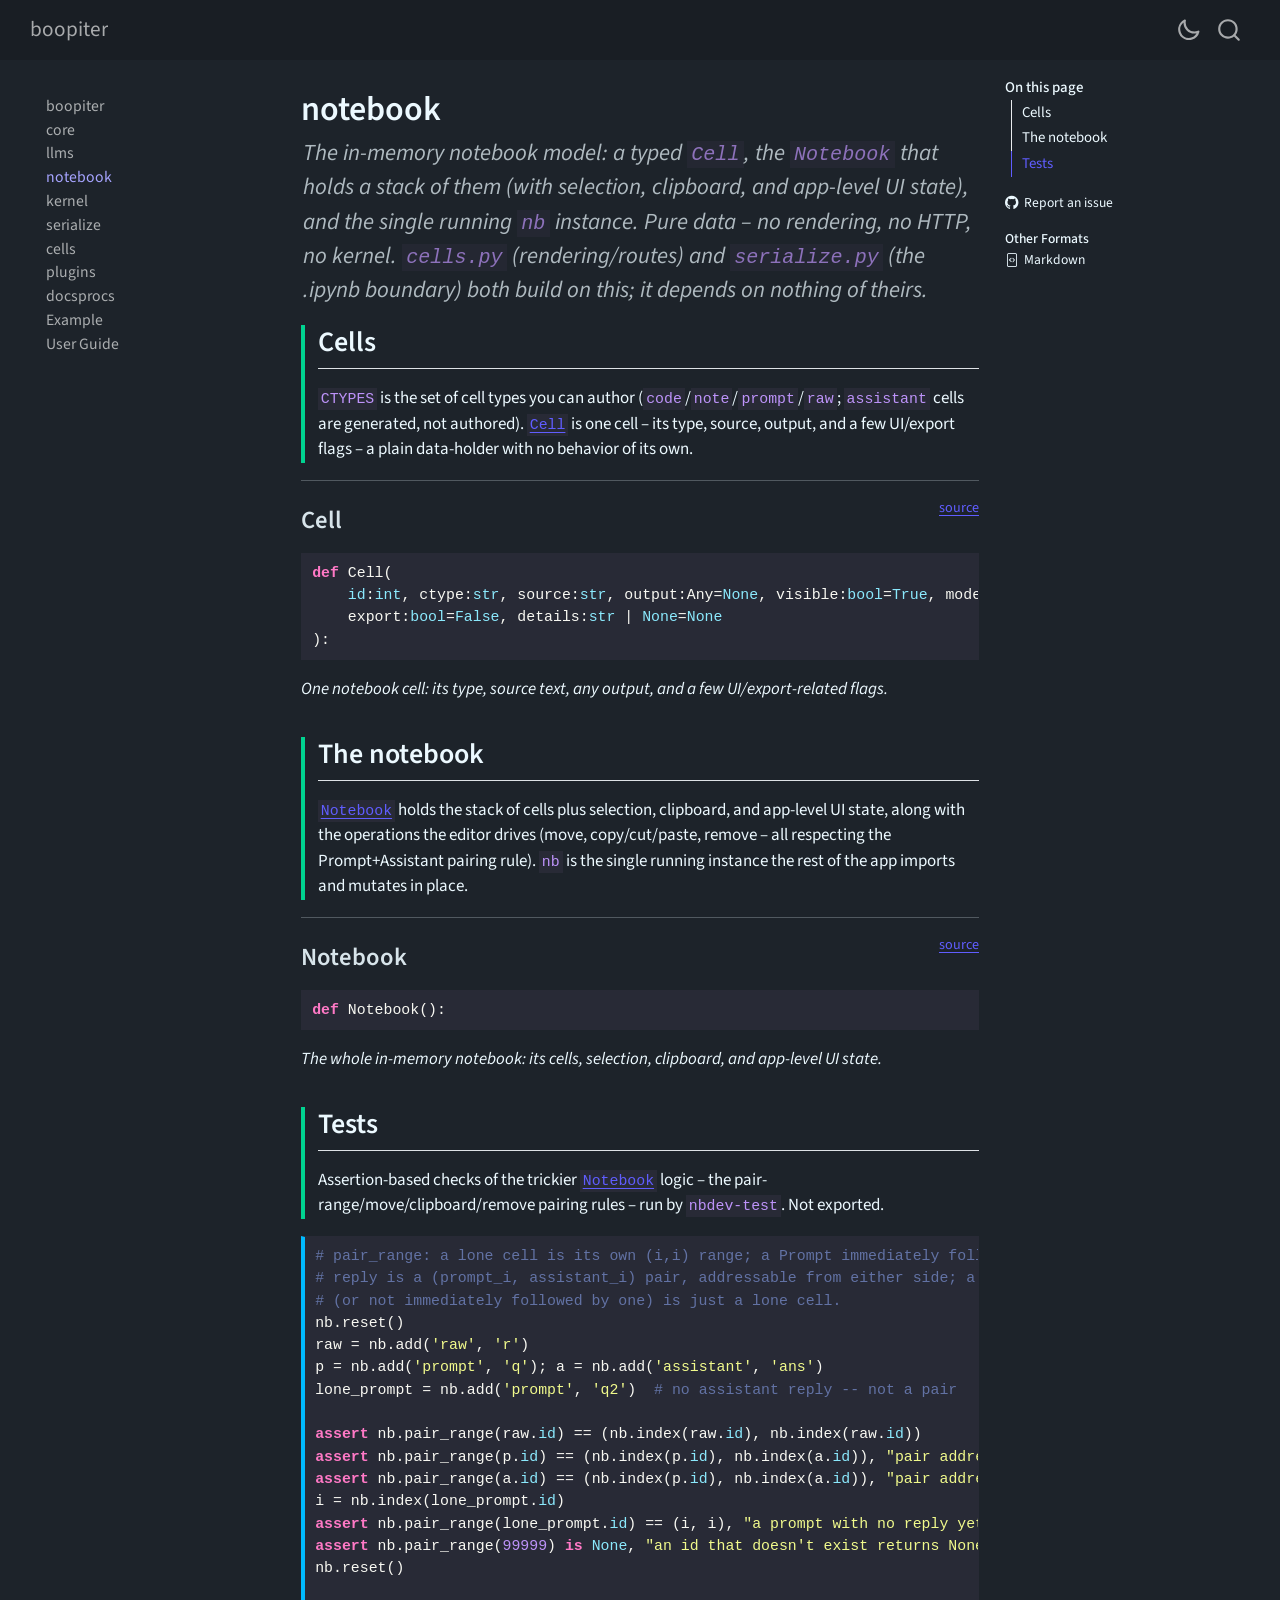
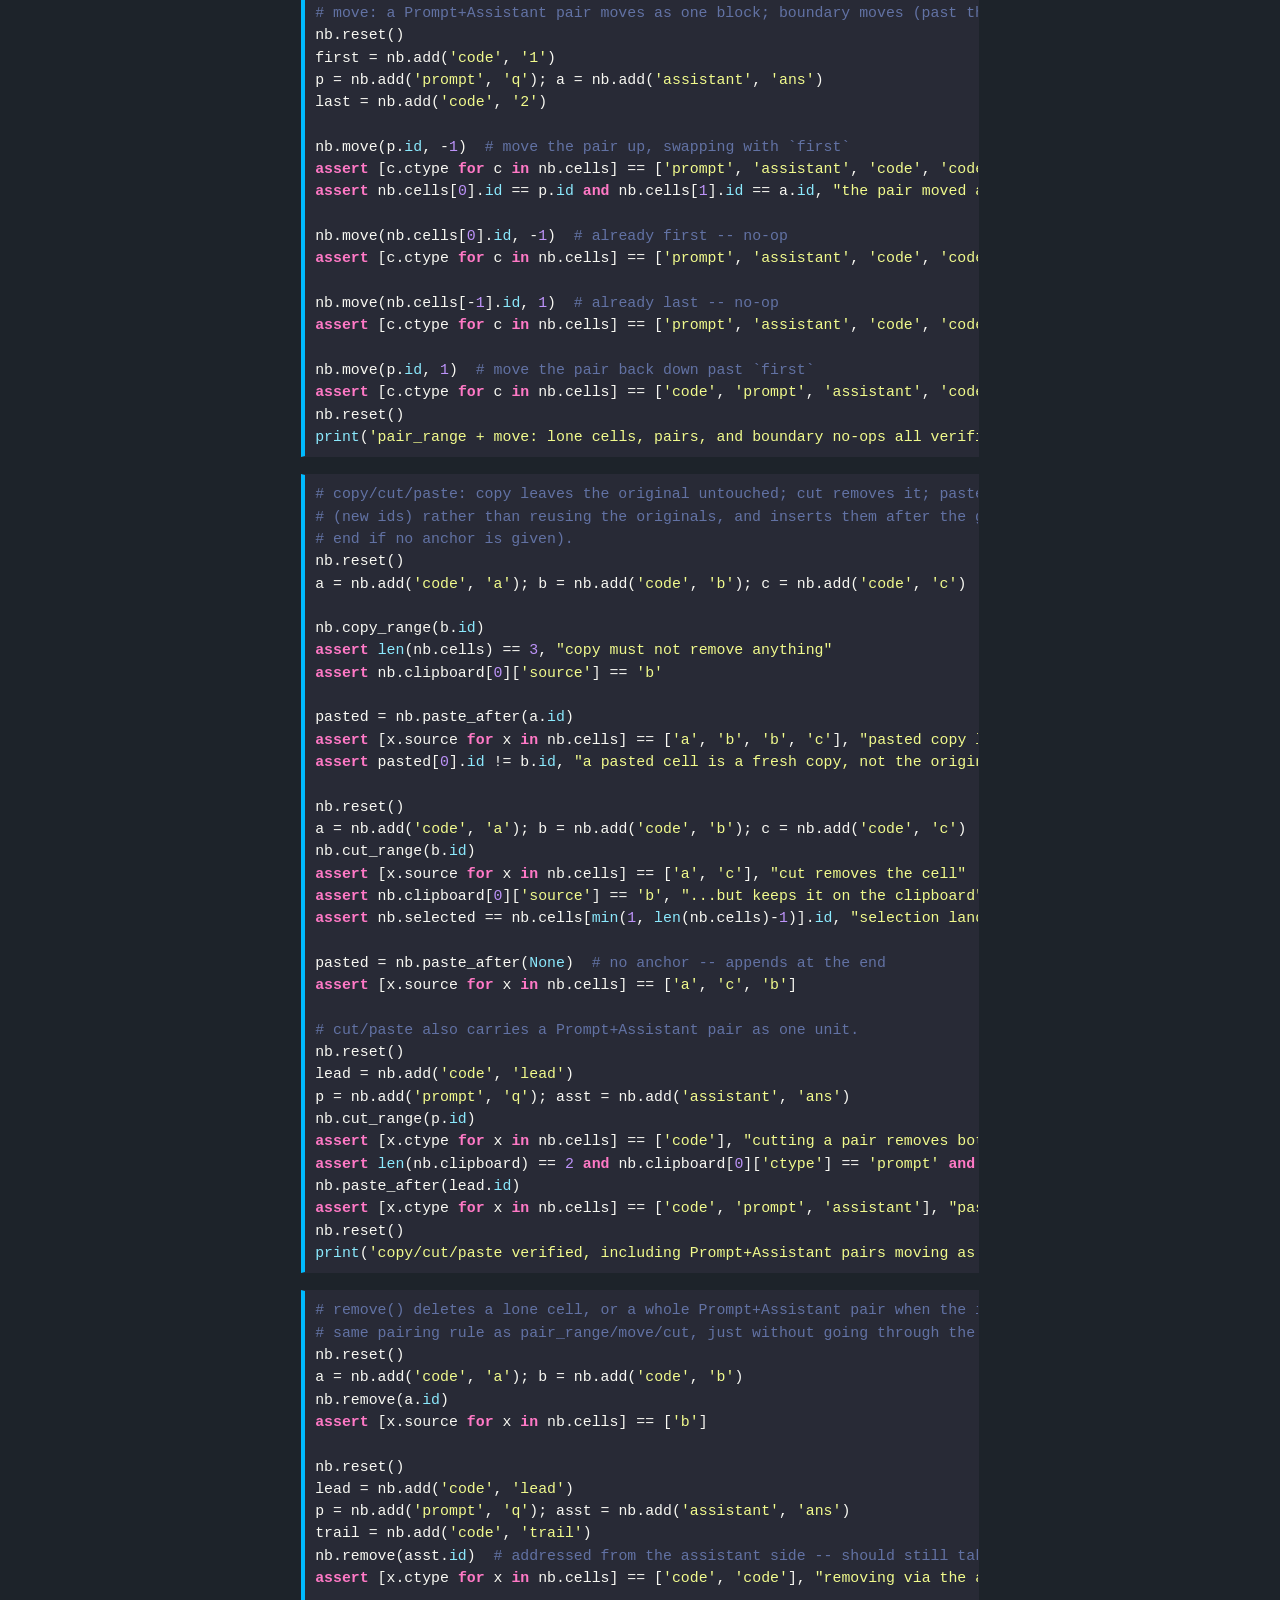
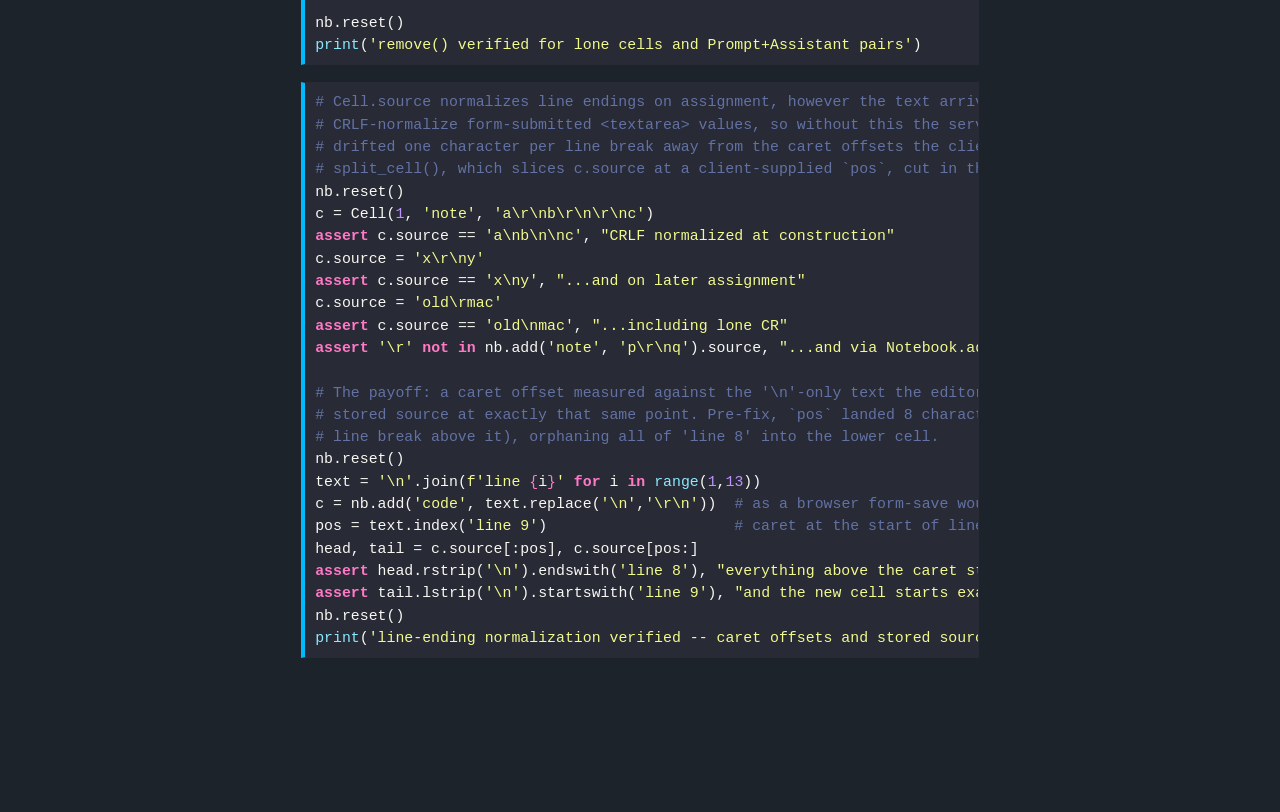
<file: notebook.html>
<!DOCTYPE html>
<html xmlns="http://www.w3.org/1999/xhtml" lang="en" xml:lang="en"><head>

<meta charset="utf-8">
<meta name="generator" content="quarto-1.10.18">

<meta name="viewport" content="width=device-width, initial-scale=1.0, user-scalable=yes">

<meta name="description" content="The in-memory notebook model: a typed Cell, the Notebook that holds a stack of them (with selection, clipboard, and app-level UI state), and the single running nb instance. Pure data – no rendering, no HTTP, no kernel. cells.py (rendering/routes) and serialize.py (the .ipynb boundary) both build on this; it depends on nothing of theirs.">

<title>notebook – boopiter</title>
<style>
/* Default styles provided by pandoc.
** See https://pandoc.org/MANUAL.html#variables-for-html for config info.
*/
span.smallcaps{font-variant: small-caps;}
div.columns{display: flex; gap: 1.5em;}
div.column{flex: auto;}
@media screen {
div.columns{gap: min(4vw, 1.5em);}
div.column{overflow-x: auto;}
}
div.hanging-indent{margin-left: 1.5em; text-indent: -1.5em;}
ul.task-list{list-style: none;}
ul.task-list li input[type="checkbox"] {
  width: 0.8em;
  margin: 0 0.8em 0.2em -1em; /* quarto-specific, see https://github.com/quarto-dev/quarto-cli/issues/4556 */ 
  vertical-align: middle;
}
/* CSS for syntax highlighting */
html { -webkit-text-size-adjust: 100%; }
pre > code.sourceCode { white-space: pre; position: relative; }
pre > code.sourceCode > span { display: inline-block; line-height: 1.25; }
pre > code.sourceCode > span:empty { height: 1.2em; }
.sourceCode { overflow: visible; }
code.sourceCode > span { color: inherit; text-decoration: inherit; }
div.sourceCode { margin: 1em 0; }
pre.sourceCode { margin: 0; }
@media screen {
div.sourceCode { overflow: auto; }
}
@media print {
pre > code.sourceCode { white-space: pre-wrap; }
pre > code.sourceCode > span { text-indent: -5em; padding-left: 5em; }
}
pre.numberSource code
  { counter-reset: source-line 0; }
pre.numberSource code > span
  { position: relative; left: -4em; counter-increment: source-line; }
pre.numberSource code > span > a:first-child::before
  { content: counter(source-line);
    position: relative; left: -1em; text-align: right; vertical-align: baseline;
    border: none; display: inline-block;
    -webkit-touch-callout: none; -webkit-user-select: none;
    -khtml-user-select: none; -moz-user-select: none;
    -ms-user-select: none; user-select: none;
    padding: 0 4px; width: 4em;
  }
pre.numberSource { margin-left: 3em;  padding-left: 4px; }
div.sourceCode
  {   }
@media screen {
pre > code.sourceCode > span > a:first-child::before { text-decoration: underline; }
}
</style>


<script src="site_libs/quarto-nav/quarto-nav.js"></script>
<script src="site_libs/quarto-nav/headroom.min.js"></script>
<script src="site_libs/clipboard/clipboard.min.js"></script>
<script src="site_libs/quarto-search/autocomplete.umd.js"></script>
<script src="site_libs/quarto-search/fuse.min.js"></script>
<script src="site_libs/quarto-search/quarto-search.js"></script>
<meta name="quarto:offset" content="./">
<script src="site_libs/quarto-html/quarto.js" type="module"></script>
<script src="site_libs/quarto-html/tabsets/tabsets.js" type="module"></script>
<script src="site_libs/quarto-html/popper.min.js"></script>
<script src="site_libs/quarto-html/tippy.umd.min.js"></script>
<script src="site_libs/quarto-html/anchor.min.js"></script>
<link href="site_libs/quarto-html/tippy.css" rel="stylesheet">
<link href="site_libs/quarto-html/quarto-syntax-highlighting-64a204ab8560d761af7679ceaba22944.css" rel="stylesheet" class="quarto-color-scheme" id="quarto-text-highlighting-styles">
<link href="site_libs/quarto-html/quarto-syntax-highlighting-dark-53dc85963c67a221f6f2030af840abbe.css" rel="stylesheet" class="quarto-color-scheme quarto-color-alternate" id="quarto-text-highlighting-styles">
<script src="site_libs/bootstrap/bootstrap.min.js"></script>
<link href="site_libs/bootstrap/bootstrap-icons.css" rel="stylesheet">
<link href="site_libs/bootstrap/bootstrap-63180c5dda01c187c33bc16bc49fe53e.min.css" rel="stylesheet" append-hash="true" class="quarto-color-scheme" id="quarto-bootstrap" data-mode="light">
<link href="site_libs/bootstrap/bootstrap-dark-6b5e7143438591d42b0b787739ddee84.min.css" rel="stylesheet" append-hash="true" class="quarto-color-scheme quarto-color-alternate" id="quarto-bootstrap" data-mode="dark">
<script id="quarto-search-options" type="application/json">{
  "location": "navbar",
  "copy-button": false,
  "collapse-after": 3,
  "panel-placement": "end",
  "type": "overlay",
  "limit": 50,
  "keyboard-shortcut": [
    "f",
    "/",
    "s"
  ],
  "show-item-context": false,
  "language": {
    "search-no-results-text": "No results",
    "search-matching-documents-text": "matching documents",
    "search-copy-link-title": "Copy link to search",
    "search-hide-matches-text": "Hide additional matches",
    "search-more-match-text": "more match in this document",
    "search-more-matches-text": "more matches in this document",
    "search-clear-button-title": "Clear",
    "search-text-placeholder": "",
    "search-detached-cancel-button-title": "Cancel",
    "search-submit-button-title": "Submit",
    "search-label": "Search"
  }
}</script>


<link rel="stylesheet" href="styles.css">
<meta property="og:title" content="notebook – boopiter">
<meta property="og:description" content="The in-memory notebook model: a typed Cell, the Notebook that holds a stack of them (with selection, clipboard, and app-level UI state), and the single running nb instance. Pure data – no rendering, no HTTP, no kernel. cells.py (rendering/routes) and serialize.py (the .ipynb boundary) both build on this; it depends on nothing of theirs.">
<meta property="og:site_name" content="boopiter">
<meta name="twitter:title" content="notebook – boopiter">
<meta name="twitter:description" content="The in-memory notebook model: a typed Cell, the Notebook that holds a stack of them (with selection, clipboard, and app-level UI state), and the single running nb instance. Pure data – no rendering, no HTTP, no kernel. cells.py (rendering/routes) and serialize.py (the .ipynb boundary) both build on this; it depends on nothing of theirs.">
<meta name="twitter:card" content="summary">
</head>

<body class="nav-sidebar floating nav-fixed quarto-dark"><script id="quarto-html-before-body" type="application/javascript">
    const toggleBodyColorMode = (bsSheetEl) => {
      const mode = bsSheetEl.getAttribute("data-mode");
      const bodyEl = window.document.querySelector("body");
      if (mode === "dark") {
        bodyEl.classList.add("quarto-dark");
        bodyEl.classList.remove("quarto-light");
      } else {
        bodyEl.classList.add("quarto-light");
        bodyEl.classList.remove("quarto-dark");
      }
    }
    const toggleBodyColorPrimary = () => {
      const bsSheetEl = window.document.querySelector("link#quarto-bootstrap:not([rel=disabled-stylesheet])");
      if (bsSheetEl) {
        toggleBodyColorMode(bsSheetEl);
      }
    }
    const setColorSchemeToggle = (alternate) => {
      const toggles = window.document.querySelectorAll('.quarto-color-scheme-toggle');
      for (let i=0; i < toggles.length; i++) {
        const toggle = toggles[i];
        if (toggle) {
          if (alternate) {
            toggle.classList.add("alternate");
          } else {
            toggle.classList.remove("alternate");
          }
        }
      }
    };
    const toggleColorMode = (alternate) => {
      // Switch the stylesheets
      const primaryStylesheets = window.document.querySelectorAll('link.quarto-color-scheme:not(.quarto-color-alternate)');
      const alternateStylesheets = window.document.querySelectorAll('link.quarto-color-scheme.quarto-color-alternate');
      manageTransitions('#quarto-margin-sidebar .nav-link', false);
      if (alternate) {
        // note: dark is layered on light, we don't disable primary!
        enableStylesheet(alternateStylesheets);
        for (const sheetNode of alternateStylesheets) {
          if (sheetNode.id === "quarto-bootstrap") {
            toggleBodyColorMode(sheetNode);
          }
        }
      } else {
        disableStylesheet(alternateStylesheets);
        enableStylesheet(primaryStylesheets)
        toggleBodyColorPrimary();
      }
      manageTransitions('#quarto-margin-sidebar .nav-link', true);
      // Switch the toggles
      setColorSchemeToggle(alternate)
      // Hack to workaround the fact that safari doesn't
      // properly recolor the scrollbar when toggling (#1455)
      if (navigator.userAgent.indexOf('Safari') > 0 && navigator.userAgent.indexOf('Chrome') == -1) {
        manageTransitions("body", false);
        window.scrollTo(0, 1);
        setTimeout(() => {
          window.scrollTo(0, 0);
          manageTransitions("body", true);
        }, 40);
      }
    }
    const disableStylesheet = (stylesheets) => {
      for (let i=0; i < stylesheets.length; i++) {
        const stylesheet = stylesheets[i];
        stylesheet.rel = 'disabled-stylesheet';
      }
    }
    const enableStylesheet = (stylesheets) => {
      for (let i=0; i < stylesheets.length; i++) {
        const stylesheet = stylesheets[i];
        if(stylesheet.rel !== 'stylesheet') { // for Chrome, which will still FOUC without this check
          stylesheet.rel = 'stylesheet';
        }
      }
    }
    const manageTransitions = (selector, allowTransitions) => {
      const els = window.document.querySelectorAll(selector);
      for (let i=0; i < els.length; i++) {
        const el = els[i];
        if (allowTransitions) {
          el.classList.remove('notransition');
        } else {
          el.classList.add('notransition');
        }
      }
    }
    const isFileUrl = () => {
      return window.location.protocol === 'file:';
    }
    const hasAlternateSentinel = () => {
      let styleSentinel = getColorSchemeSentinel();
      if (styleSentinel !== null) {
        return styleSentinel === "alternate";
      } else {
        return false;
      }
    }
    const setStyleSentinel = (alternate) => {
      const value = alternate ? "alternate" : "default";
      if (!isFileUrl()) {
        window.localStorage.setItem("quarto-color-scheme", value);
      } else {
        localAlternateSentinel = value;
      }
    }
    const getColorSchemeSentinel = () => {
      if (!isFileUrl()) {
        const storageValue = window.localStorage.getItem("quarto-color-scheme");
        return storageValue != null ? storageValue : localAlternateSentinel;
      } else {
        return localAlternateSentinel;
      }
    }
    const toggleGiscusIfUsed = (isAlternate, darkModeDefault) => {
      const baseTheme = document.querySelector('#giscus-base-theme')?.value ?? 'light';
      const alternateTheme = document.querySelector('#giscus-alt-theme')?.value ?? 'dark';
      let newTheme = '';
      if(authorPrefersDark) {
        newTheme = isAlternate ? baseTheme : alternateTheme;
      } else {
        newTheme = isAlternate ? alternateTheme : baseTheme;
      }
      const changeGiscusTheme = () => {
        // From: https://github.com/giscus/giscus/issues/336
        const sendMessage = (message) => {
          const iframe = document.querySelector('iframe.giscus-frame');
          if (!iframe) return;
          iframe.contentWindow.postMessage({ giscus: message }, 'https://giscus.app');
        }
        sendMessage({
          setConfig: {
            theme: newTheme
          }
        });
      }
      const isGiscussLoaded = window.document.querySelector('iframe.giscus-frame') !== null;
      if (isGiscussLoaded) {
        changeGiscusTheme();
      }
    };
    const authorPrefersDark = true;
    const darkModeDefault = authorPrefersDark;
    let localAlternateSentinel = darkModeDefault ? 'alternate' : 'default';
    // Dark / light mode switch
    window.quartoToggleColorScheme = () => {
      // Read the current dark / light value
      let toAlternate = !hasAlternateSentinel();
      toggleColorMode(toAlternate);
      setStyleSentinel(toAlternate);
      toggleGiscusIfUsed(toAlternate, darkModeDefault);
      window.dispatchEvent(new Event('resize'));
    };
    // Switch to dark mode if need be
    if (hasAlternateSentinel()) {
      toggleColorMode(true);
    } else {
      toggleColorMode(false);
    }
  </script>

<div id="quarto-search-results"></div>
  <header id="quarto-header" class="headroom fixed-top">
    <nav class="navbar navbar-expand-lg " data-bs-theme="dark">
      <div class="navbar-container container-fluid">
      <div class="navbar-brand-container mx-auto">
    <a class="navbar-brand" href="./index.html">
    <span class="navbar-title">boopiter</span>
    </a>
  </div>
        <div class="quarto-navbar-tools tools-end">
  <a href="" class="quarto-color-scheme-toggle quarto-navigation-tool  px-1" onclick="window.quartoToggleColorScheme(); return false;" title="Toggle dark mode"><i class="bi"></i></a>
</div>
          <div id="quarto-search" class="" title="Search"></div>
      </div> <!-- /container-fluid -->
    </nav>
  <nav class="quarto-secondary-nav">
    <div class="container-fluid d-flex">
      <button type="button" class="quarto-btn-toggle btn" data-bs-toggle="collapse" role="button" data-bs-target=".quarto-sidebar-collapse-item" aria-controls="quarto-sidebar" aria-expanded="false" aria-label="Toggle sidebar navigation" onclick="if (window.quartoToggleHeadroom) { window.quartoToggleHeadroom(); }">
        <i class="bi bi-layout-text-sidebar-reverse"></i>
      </button>
        <nav class="quarto-page-breadcrumbs" aria-label="breadcrumb"><ol class="breadcrumb"><li class="breadcrumb-item"><a href="./notebook.html">notebook</a></li></ol></nav>
        <a class="flex-grow-1" role="navigation" data-bs-toggle="collapse" data-bs-target=".quarto-sidebar-collapse-item" aria-controls="quarto-sidebar" aria-expanded="false" aria-label="Toggle sidebar navigation" onclick="if (window.quartoToggleHeadroom) { window.quartoToggleHeadroom(); }">      
        </a>
    </div>
  </nav>
</header>
<!-- content -->
<div id="quarto-content" class="quarto-container page-columns page-rows-contents page-layout-article page-navbar">
<!-- sidebar -->
  <nav id="quarto-sidebar" class="sidebar collapse collapse-horizontal quarto-sidebar-collapse-item sidebar-navigation floating overflow-auto">
    <div class="sidebar-menu-container"> 
    <ul class="list-unstyled mt-1">
        <li class="sidebar-item">
  <div class="sidebar-item-container"> 
  <a href="./index.html" class="sidebar-item-text sidebar-link">
 <span class="menu-text">boopiter</span></a>
  </div>
</li>
        <li class="sidebar-item">
  <div class="sidebar-item-container"> 
  <a href="./core.html" class="sidebar-item-text sidebar-link">
 <span class="menu-text">core</span></a>
  </div>
</li>
        <li class="sidebar-item">
  <div class="sidebar-item-container"> 
  <a href="./llms.html" class="sidebar-item-text sidebar-link">
 <span class="menu-text">llms</span></a>
  </div>
</li>
        <li class="sidebar-item">
  <div class="sidebar-item-container"> 
  <a href="./notebook.html" class="sidebar-item-text sidebar-link active">
 <span class="menu-text">notebook</span></a>
  </div>
</li>
        <li class="sidebar-item">
  <div class="sidebar-item-container"> 
  <a href="./kernel.html" class="sidebar-item-text sidebar-link">
 <span class="menu-text">kernel</span></a>
  </div>
</li>
        <li class="sidebar-item">
  <div class="sidebar-item-container"> 
  <a href="./serialize.html" class="sidebar-item-text sidebar-link">
 <span class="menu-text">serialize</span></a>
  </div>
</li>
        <li class="sidebar-item">
  <div class="sidebar-item-container"> 
  <a href="./cells.html" class="sidebar-item-text sidebar-link">
 <span class="menu-text">cells</span></a>
  </div>
</li>
        <li class="sidebar-item">
  <div class="sidebar-item-container"> 
  <a href="./plugins.html" class="sidebar-item-text sidebar-link">
 <span class="menu-text">plugins</span></a>
  </div>
</li>
        <li class="sidebar-item">
  <div class="sidebar-item-container"> 
  <a href="./docsprocs.html" class="sidebar-item-text sidebar-link">
 <span class="menu-text">docsprocs</span></a>
  </div>
</li>
        <li class="sidebar-item">
  <div class="sidebar-item-container"> 
  <a href="./example.html" class="sidebar-item-text sidebar-link">
 <span class="menu-text">Example</span></a>
  </div>
</li>
        <li class="sidebar-item">
  <div class="sidebar-item-container"> 
  <a href="./guide.html" class="sidebar-item-text sidebar-link">
 <span class="menu-text">User Guide</span></a>
  </div>
</li>
    </ul>
    </div>
</nav>
<div id="quarto-sidebar-glass" class="quarto-sidebar-collapse-item" data-bs-toggle="collapse" data-bs-target=".quarto-sidebar-collapse-item"></div>
<!-- margin-sidebar -->
    <div id="quarto-margin-sidebar" class="sidebar margin-sidebar">
        <nav id="TOC" role="doc-toc" class="toc-active">
    <h2 id="toc-title">On this page</h2>
   
  <ul>
  <li><a href="#cells" id="toc-cells" class="nav-link active" data-scroll-target="#cells">Cells</a></li>
  <li><a href="#the-notebook" id="toc-the-notebook" class="nav-link" data-scroll-target="#the-notebook">The notebook</a></li>
  <li><a href="#tests" id="toc-tests" class="nav-link" data-scroll-target="#tests">Tests</a></li>
  </ul>
<div class="toc-actions"><ul><li><a href="https://github.com/drscotthawley/boopiter/issues/new" class="toc-action"><i class="bi bi-github"></i>Report an issue</a></li></ul></div><div class="quarto-alternate-formats"><h2>Other Formats</h2><ul><li><a href="notebook.html.md"><i class="bi bi-file-code"></i>Markdown</a></li></ul></div></nav>
    </div>
<!-- main -->
<main class="content" id="quarto-document-content">


<header id="title-block-header" class="quarto-title-block default">
<div class="quarto-title">
<h1 class="title">notebook</h1>
</div>

<div>
  <div class="description">
    The in-memory notebook model: a typed <code>Cell</code>, the <code>Notebook</code> that holds a stack of them (with selection, clipboard, and app-level UI state), and the single running <code>nb</code> instance. Pure data – no rendering, no HTTP, no kernel. <code>cells.py</code> (rendering/routes) and <code>serialize.py</code> (the .ipynb boundary) both build on this; it depends on nothing of theirs.
  </div>
</div>


<div class="quarto-title-meta">

    
  
    
  </div>
  


</header>


<div class="boopcell boop-raw">

</div>
<div class="boopcell boop-note">
<!-- WARNING: THIS FILE WAS AUTOGENERATED! DO NOT EDIT! -->
</div>
<section id="cells" class="level2 boopcell boop-note">
<h2 class="anchored" data-anchor-id="cells">Cells</h2>
<p><code>CTYPES</code> is the set of cell types you can author (<code>code</code>/<code>note</code>/<code>prompt</code>/<code>raw</code>; <code>assistant</code> cells are generated, not authored). <a href="https://drscotthawley.github.io/boopiter/notebook.html#cell"><code>Cell</code></a> is one cell – its type, source, output, and a few UI/export flags – a plain data-holder with no behavior of its own.</p>
</section>
<div class="prose" data-markdown="1">
<hr>
<p><a href="https://github.com/drscotthawley/boopiter/blob/main/boopiter/notebook.py#L19" target="_blank" style="float:right; font-size:smaller">source</a></p>
<section id="cell" class="level3">
<h3 class="anchored" data-anchor-id="cell">Cell</h3>
<div class="code-copy-outer-scaffold"><div class="sourceCode" id="cb1"><pre class="sourceCode python code-with-copy"><code class="sourceCode python"><span id="cb1-1"><a href="#cb1-1" aria-hidden="true" tabindex="-1"></a><span class="kw">def</span> Cell(</span>
<span id="cb1-2"><a href="#cb1-2" aria-hidden="true" tabindex="-1"></a>    <span class="bu">id</span>:<span class="bu">int</span>, ctype:<span class="bu">str</span>, source:<span class="bu">str</span>, output:Any<span class="op">=</span><span class="va">None</span>, visible:<span class="bu">bool</span><span class="op">=</span><span class="va">True</span>, model:<span class="bu">str</span> <span class="op">|</span> <span class="va">None</span><span class="op">=</span><span class="va">None</span>, nb_id:<span class="bu">str</span> <span class="op">|</span> <span class="va">None</span><span class="op">=</span><span class="va">None</span>,</span>
<span id="cb1-3"><a href="#cb1-3" aria-hidden="true" tabindex="-1"></a>    export:<span class="bu">bool</span><span class="op">=</span><span class="va">False</span>, details:<span class="bu">str</span> <span class="op">|</span> <span class="va">None</span><span class="op">=</span><span class="va">None</span></span>
<span id="cb1-4"><a href="#cb1-4" aria-hidden="true" tabindex="-1"></a>):</span></code></pre></div><button title="Copy to Clipboard" class="code-copy-button"><i class="bi"></i></button></div>
<p><em>One notebook cell: its type, source text, any output, and a few UI/export-related flags.</em></p>
</section>
</div>
<section id="the-notebook" class="level2 boopcell boop-note">
<h2 class="anchored" data-anchor-id="the-notebook">The notebook</h2>
<p><a href="https://drscotthawley.github.io/boopiter/notebook.html#notebook"><code>Notebook</code></a> holds the stack of cells plus selection, clipboard, and app-level UI state, along with the operations the editor drives (move, copy/cut/paste, remove – all respecting the Prompt+Assistant pairing rule). <code>nb</code> is the single running instance the rest of the app imports and mutates in place.</p>
</section>
<div class="prose" data-markdown="1">
<hr>
<p><a href="https://github.com/drscotthawley/boopiter/blob/main/boopiter/notebook.py#L44" target="_blank" style="float:right; font-size:smaller">source</a></p>
<section id="notebook" class="level3">
<h3 class="anchored" data-anchor-id="notebook">Notebook</h3>
<div class="code-copy-outer-scaffold"><div class="sourceCode" id="cb2"><pre class="sourceCode python code-with-copy"><code class="sourceCode python"><span id="cb2-1"><a href="#cb2-1" aria-hidden="true" tabindex="-1"></a><span class="kw">def</span> Notebook():</span></code></pre></div><button title="Copy to Clipboard" class="code-copy-button"><i class="bi"></i></button></div>
<p><em>The whole in-memory notebook: its cells, selection, clipboard, and app-level UI state.</em></p>
</section>
</div>
<section id="tests" class="level2 boopcell boop-note">
<h2 class="anchored" data-anchor-id="tests">Tests</h2>
<p>Assertion-based checks of the trickier <a href="https://drscotthawley.github.io/boopiter/notebook.html#notebook"><code>Notebook</code></a> logic – the pair-range/move/clipboard/remove pairing rules – run by <code>nbdev-test</code>. Not exported.</p>
</section>
<div id="nbtest1" class="cell">
<div class="code-copy-outer-scaffold"><div class="sourceCode cell-code" id="cb3"><pre class="sourceCode python code-with-copy"><code class="sourceCode python"><span id="cb3-1"><a href="#cb3-1" aria-hidden="true" tabindex="-1"></a><span class="co"># pair_range: a lone cell is its own (i,i) range; a Prompt immediately followed by its Assistant</span></span>
<span id="cb3-2"><a href="#cb3-2" aria-hidden="true" tabindex="-1"></a><span class="co"># reply is a (prompt_i, assistant_i) pair, addressable from either side; a Prompt with no reply yet</span></span>
<span id="cb3-3"><a href="#cb3-3" aria-hidden="true" tabindex="-1"></a><span class="co"># (or not immediately followed by one) is just a lone cell.</span></span>
<span id="cb3-4"><a href="#cb3-4" aria-hidden="true" tabindex="-1"></a>nb.reset()</span>
<span id="cb3-5"><a href="#cb3-5" aria-hidden="true" tabindex="-1"></a>raw <span class="op">=</span> nb.add(<span class="st">'raw'</span>, <span class="st">'r'</span>)</span>
<span id="cb3-6"><a href="#cb3-6" aria-hidden="true" tabindex="-1"></a>p <span class="op">=</span> nb.add(<span class="st">'prompt'</span>, <span class="st">'q'</span>)<span class="op">;</span> a <span class="op">=</span> nb.add(<span class="st">'assistant'</span>, <span class="st">'ans'</span>)</span>
<span id="cb3-7"><a href="#cb3-7" aria-hidden="true" tabindex="-1"></a>lone_prompt <span class="op">=</span> nb.add(<span class="st">'prompt'</span>, <span class="st">'q2'</span>)  <span class="co"># no assistant reply -- not a pair</span></span>
<span id="cb3-8"><a href="#cb3-8" aria-hidden="true" tabindex="-1"></a></span>
<span id="cb3-9"><a href="#cb3-9" aria-hidden="true" tabindex="-1"></a><span class="cf">assert</span> nb.pair_range(raw.<span class="bu">id</span>) <span class="op">==</span> (nb.index(raw.<span class="bu">id</span>), nb.index(raw.<span class="bu">id</span>))</span>
<span id="cb3-10"><a href="#cb3-10" aria-hidden="true" tabindex="-1"></a><span class="cf">assert</span> nb.pair_range(p.<span class="bu">id</span>) <span class="op">==</span> (nb.index(p.<span class="bu">id</span>), nb.index(a.<span class="bu">id</span>)), <span class="st">"pair addressed from the prompt side"</span></span>
<span id="cb3-11"><a href="#cb3-11" aria-hidden="true" tabindex="-1"></a><span class="cf">assert</span> nb.pair_range(a.<span class="bu">id</span>) <span class="op">==</span> (nb.index(p.<span class="bu">id</span>), nb.index(a.<span class="bu">id</span>)), <span class="st">"pair addressed from the assistant side"</span></span>
<span id="cb3-12"><a href="#cb3-12" aria-hidden="true" tabindex="-1"></a>i <span class="op">=</span> nb.index(lone_prompt.<span class="bu">id</span>)</span>
<span id="cb3-13"><a href="#cb3-13" aria-hidden="true" tabindex="-1"></a><span class="cf">assert</span> nb.pair_range(lone_prompt.<span class="bu">id</span>) <span class="op">==</span> (i, i), <span class="st">"a prompt with no reply yet is not a pair"</span></span>
<span id="cb3-14"><a href="#cb3-14" aria-hidden="true" tabindex="-1"></a><span class="cf">assert</span> nb.pair_range(<span class="dv">99999</span>) <span class="kw">is</span> <span class="va">None</span>, <span class="st">"an id that doesn't exist returns None"</span></span>
<span id="cb3-15"><a href="#cb3-15" aria-hidden="true" tabindex="-1"></a>nb.reset()</span>
<span id="cb3-16"><a href="#cb3-16" aria-hidden="true" tabindex="-1"></a></span>
<span id="cb3-17"><a href="#cb3-17" aria-hidden="true" tabindex="-1"></a><span class="co"># move: a Prompt+Assistant pair moves as one block; boundary moves (past the start/end) are no-ops.</span></span>
<span id="cb3-18"><a href="#cb3-18" aria-hidden="true" tabindex="-1"></a>nb.reset()</span>
<span id="cb3-19"><a href="#cb3-19" aria-hidden="true" tabindex="-1"></a>first <span class="op">=</span> nb.add(<span class="st">'code'</span>, <span class="st">'1'</span>)</span>
<span id="cb3-20"><a href="#cb3-20" aria-hidden="true" tabindex="-1"></a>p <span class="op">=</span> nb.add(<span class="st">'prompt'</span>, <span class="st">'q'</span>)<span class="op">;</span> a <span class="op">=</span> nb.add(<span class="st">'assistant'</span>, <span class="st">'ans'</span>)</span>
<span id="cb3-21"><a href="#cb3-21" aria-hidden="true" tabindex="-1"></a>last <span class="op">=</span> nb.add(<span class="st">'code'</span>, <span class="st">'2'</span>)</span>
<span id="cb3-22"><a href="#cb3-22" aria-hidden="true" tabindex="-1"></a></span>
<span id="cb3-23"><a href="#cb3-23" aria-hidden="true" tabindex="-1"></a>nb.move(p.<span class="bu">id</span>, <span class="op">-</span><span class="dv">1</span>)  <span class="co"># move the pair up, swapping with `first`</span></span>
<span id="cb3-24"><a href="#cb3-24" aria-hidden="true" tabindex="-1"></a><span class="cf">assert</span> [c.ctype <span class="cf">for</span> c <span class="kw">in</span> nb.cells] <span class="op">==</span> [<span class="st">'prompt'</span>, <span class="st">'assistant'</span>, <span class="st">'code'</span>, <span class="st">'code'</span>]</span>
<span id="cb3-25"><a href="#cb3-25" aria-hidden="true" tabindex="-1"></a><span class="cf">assert</span> nb.cells[<span class="dv">0</span>].<span class="bu">id</span> <span class="op">==</span> p.<span class="bu">id</span> <span class="kw">and</span> nb.cells[<span class="dv">1</span>].<span class="bu">id</span> <span class="op">==</span> a.<span class="bu">id</span>, <span class="st">"the pair moved as one block, in order"</span></span>
<span id="cb3-26"><a href="#cb3-26" aria-hidden="true" tabindex="-1"></a></span>
<span id="cb3-27"><a href="#cb3-27" aria-hidden="true" tabindex="-1"></a>nb.move(nb.cells[<span class="dv">0</span>].<span class="bu">id</span>, <span class="op">-</span><span class="dv">1</span>)  <span class="co"># already first -- no-op</span></span>
<span id="cb3-28"><a href="#cb3-28" aria-hidden="true" tabindex="-1"></a><span class="cf">assert</span> [c.ctype <span class="cf">for</span> c <span class="kw">in</span> nb.cells] <span class="op">==</span> [<span class="st">'prompt'</span>, <span class="st">'assistant'</span>, <span class="st">'code'</span>, <span class="st">'code'</span>]</span>
<span id="cb3-29"><a href="#cb3-29" aria-hidden="true" tabindex="-1"></a></span>
<span id="cb3-30"><a href="#cb3-30" aria-hidden="true" tabindex="-1"></a>nb.move(nb.cells[<span class="op">-</span><span class="dv">1</span>].<span class="bu">id</span>, <span class="dv">1</span>)  <span class="co"># already last -- no-op</span></span>
<span id="cb3-31"><a href="#cb3-31" aria-hidden="true" tabindex="-1"></a><span class="cf">assert</span> [c.ctype <span class="cf">for</span> c <span class="kw">in</span> nb.cells] <span class="op">==</span> [<span class="st">'prompt'</span>, <span class="st">'assistant'</span>, <span class="st">'code'</span>, <span class="st">'code'</span>]</span>
<span id="cb3-32"><a href="#cb3-32" aria-hidden="true" tabindex="-1"></a></span>
<span id="cb3-33"><a href="#cb3-33" aria-hidden="true" tabindex="-1"></a>nb.move(p.<span class="bu">id</span>, <span class="dv">1</span>)  <span class="co"># move the pair back down past `first`</span></span>
<span id="cb3-34"><a href="#cb3-34" aria-hidden="true" tabindex="-1"></a><span class="cf">assert</span> [c.ctype <span class="cf">for</span> c <span class="kw">in</span> nb.cells] <span class="op">==</span> [<span class="st">'code'</span>, <span class="st">'prompt'</span>, <span class="st">'assistant'</span>, <span class="st">'code'</span>]</span>
<span id="cb3-35"><a href="#cb3-35" aria-hidden="true" tabindex="-1"></a>nb.reset()</span>
<span id="cb3-36"><a href="#cb3-36" aria-hidden="true" tabindex="-1"></a><span class="bu">print</span>(<span class="st">'pair_range + move: lone cells, pairs, and boundary no-ops all verified'</span>)</span></code></pre></div><button title="Copy to Clipboard" class="code-copy-button"><i class="bi"></i></button></div>
</div>
<div id="nbtest2" class="cell">
<div class="code-copy-outer-scaffold"><div class="sourceCode cell-code" id="cb4"><pre class="sourceCode python code-with-copy"><code class="sourceCode python"><span id="cb4-1"><a href="#cb4-1" aria-hidden="true" tabindex="-1"></a><span class="co"># copy/cut/paste: copy leaves the original untouched; cut removes it; paste creates fresh cells</span></span>
<span id="cb4-2"><a href="#cb4-2" aria-hidden="true" tabindex="-1"></a><span class="co"># (new ids) rather than reusing the originals, and inserts them after the given anchor (or at the</span></span>
<span id="cb4-3"><a href="#cb4-3" aria-hidden="true" tabindex="-1"></a><span class="co"># end if no anchor is given).</span></span>
<span id="cb4-4"><a href="#cb4-4" aria-hidden="true" tabindex="-1"></a>nb.reset()</span>
<span id="cb4-5"><a href="#cb4-5" aria-hidden="true" tabindex="-1"></a>a <span class="op">=</span> nb.add(<span class="st">'code'</span>, <span class="st">'a'</span>)<span class="op">;</span> b <span class="op">=</span> nb.add(<span class="st">'code'</span>, <span class="st">'b'</span>)<span class="op">;</span> c <span class="op">=</span> nb.add(<span class="st">'code'</span>, <span class="st">'c'</span>)</span>
<span id="cb4-6"><a href="#cb4-6" aria-hidden="true" tabindex="-1"></a></span>
<span id="cb4-7"><a href="#cb4-7" aria-hidden="true" tabindex="-1"></a>nb.copy_range(b.<span class="bu">id</span>)</span>
<span id="cb4-8"><a href="#cb4-8" aria-hidden="true" tabindex="-1"></a><span class="cf">assert</span> <span class="bu">len</span>(nb.cells) <span class="op">==</span> <span class="dv">3</span>, <span class="st">"copy must not remove anything"</span></span>
<span id="cb4-9"><a href="#cb4-9" aria-hidden="true" tabindex="-1"></a><span class="cf">assert</span> nb.clipboard[<span class="dv">0</span>][<span class="st">'source'</span>] <span class="op">==</span> <span class="st">'b'</span></span>
<span id="cb4-10"><a href="#cb4-10" aria-hidden="true" tabindex="-1"></a></span>
<span id="cb4-11"><a href="#cb4-11" aria-hidden="true" tabindex="-1"></a>pasted <span class="op">=</span> nb.paste_after(a.<span class="bu">id</span>)</span>
<span id="cb4-12"><a href="#cb4-12" aria-hidden="true" tabindex="-1"></a><span class="cf">assert</span> [x.source <span class="cf">for</span> x <span class="kw">in</span> nb.cells] <span class="op">==</span> [<span class="st">'a'</span>, <span class="st">'b'</span>, <span class="st">'b'</span>, <span class="st">'c'</span>], <span class="st">"pasted copy lands right after the anchor"</span></span>
<span id="cb4-13"><a href="#cb4-13" aria-hidden="true" tabindex="-1"></a><span class="cf">assert</span> pasted[<span class="dv">0</span>].<span class="bu">id</span> <span class="op">!=</span> b.<span class="bu">id</span>, <span class="st">"a pasted cell is a fresh copy, not the original cell object/id"</span></span>
<span id="cb4-14"><a href="#cb4-14" aria-hidden="true" tabindex="-1"></a></span>
<span id="cb4-15"><a href="#cb4-15" aria-hidden="true" tabindex="-1"></a>nb.reset()</span>
<span id="cb4-16"><a href="#cb4-16" aria-hidden="true" tabindex="-1"></a>a <span class="op">=</span> nb.add(<span class="st">'code'</span>, <span class="st">'a'</span>)<span class="op">;</span> b <span class="op">=</span> nb.add(<span class="st">'code'</span>, <span class="st">'b'</span>)<span class="op">;</span> c <span class="op">=</span> nb.add(<span class="st">'code'</span>, <span class="st">'c'</span>)</span>
<span id="cb4-17"><a href="#cb4-17" aria-hidden="true" tabindex="-1"></a>nb.cut_range(b.<span class="bu">id</span>)</span>
<span id="cb4-18"><a href="#cb4-18" aria-hidden="true" tabindex="-1"></a><span class="cf">assert</span> [x.source <span class="cf">for</span> x <span class="kw">in</span> nb.cells] <span class="op">==</span> [<span class="st">'a'</span>, <span class="st">'c'</span>], <span class="st">"cut removes the cell"</span></span>
<span id="cb4-19"><a href="#cb4-19" aria-hidden="true" tabindex="-1"></a><span class="cf">assert</span> nb.clipboard[<span class="dv">0</span>][<span class="st">'source'</span>] <span class="op">==</span> <span class="st">'b'</span>, <span class="st">"...but keeps it on the clipboard"</span></span>
<span id="cb4-20"><a href="#cb4-20" aria-hidden="true" tabindex="-1"></a><span class="cf">assert</span> nb.selected <span class="op">==</span> nb.cells[<span class="bu">min</span>(<span class="dv">1</span>, <span class="bu">len</span>(nb.cells)<span class="op">-</span><span class="dv">1</span>)].<span class="bu">id</span>, <span class="st">"selection lands on a sensible neighbor after cutting"</span></span>
<span id="cb4-21"><a href="#cb4-21" aria-hidden="true" tabindex="-1"></a></span>
<span id="cb4-22"><a href="#cb4-22" aria-hidden="true" tabindex="-1"></a>pasted <span class="op">=</span> nb.paste_after(<span class="va">None</span>)  <span class="co"># no anchor -- appends at the end</span></span>
<span id="cb4-23"><a href="#cb4-23" aria-hidden="true" tabindex="-1"></a><span class="cf">assert</span> [x.source <span class="cf">for</span> x <span class="kw">in</span> nb.cells] <span class="op">==</span> [<span class="st">'a'</span>, <span class="st">'c'</span>, <span class="st">'b'</span>]</span>
<span id="cb4-24"><a href="#cb4-24" aria-hidden="true" tabindex="-1"></a></span>
<span id="cb4-25"><a href="#cb4-25" aria-hidden="true" tabindex="-1"></a><span class="co"># cut/paste also carries a Prompt+Assistant pair as one unit.</span></span>
<span id="cb4-26"><a href="#cb4-26" aria-hidden="true" tabindex="-1"></a>nb.reset()</span>
<span id="cb4-27"><a href="#cb4-27" aria-hidden="true" tabindex="-1"></a>lead <span class="op">=</span> nb.add(<span class="st">'code'</span>, <span class="st">'lead'</span>)</span>
<span id="cb4-28"><a href="#cb4-28" aria-hidden="true" tabindex="-1"></a>p <span class="op">=</span> nb.add(<span class="st">'prompt'</span>, <span class="st">'q'</span>)<span class="op">;</span> asst <span class="op">=</span> nb.add(<span class="st">'assistant'</span>, <span class="st">'ans'</span>)</span>
<span id="cb4-29"><a href="#cb4-29" aria-hidden="true" tabindex="-1"></a>nb.cut_range(p.<span class="bu">id</span>)</span>
<span id="cb4-30"><a href="#cb4-30" aria-hidden="true" tabindex="-1"></a><span class="cf">assert</span> [x.ctype <span class="cf">for</span> x <span class="kw">in</span> nb.cells] <span class="op">==</span> [<span class="st">'code'</span>], <span class="st">"cutting a pair removes both cells"</span></span>
<span id="cb4-31"><a href="#cb4-31" aria-hidden="true" tabindex="-1"></a><span class="cf">assert</span> <span class="bu">len</span>(nb.clipboard) <span class="op">==</span> <span class="dv">2</span> <span class="kw">and</span> nb.clipboard[<span class="dv">0</span>][<span class="st">'ctype'</span>] <span class="op">==</span> <span class="st">'prompt'</span> <span class="kw">and</span> nb.clipboard[<span class="dv">1</span>][<span class="st">'ctype'</span>] <span class="op">==</span> <span class="st">'assistant'</span></span>
<span id="cb4-32"><a href="#cb4-32" aria-hidden="true" tabindex="-1"></a>nb.paste_after(lead.<span class="bu">id</span>)</span>
<span id="cb4-33"><a href="#cb4-33" aria-hidden="true" tabindex="-1"></a><span class="cf">assert</span> [x.ctype <span class="cf">for</span> x <span class="kw">in</span> nb.cells] <span class="op">==</span> [<span class="st">'code'</span>, <span class="st">'prompt'</span>, <span class="st">'assistant'</span>], <span class="st">"pasting restores the pair intact, in order"</span></span>
<span id="cb4-34"><a href="#cb4-34" aria-hidden="true" tabindex="-1"></a>nb.reset()</span>
<span id="cb4-35"><a href="#cb4-35" aria-hidden="true" tabindex="-1"></a><span class="bu">print</span>(<span class="st">'copy/cut/paste verified, including Prompt+Assistant pairs moving as one unit'</span>)</span></code></pre></div><button title="Copy to Clipboard" class="code-copy-button"><i class="bi"></i></button></div>
</div>
<div id="nbtest3" class="cell">
<div class="code-copy-outer-scaffold"><div class="sourceCode cell-code" id="cb5"><pre class="sourceCode python code-with-copy"><code class="sourceCode python"><span id="cb5-1"><a href="#cb5-1" aria-hidden="true" tabindex="-1"></a><span class="co"># remove() deletes a lone cell, or a whole Prompt+Assistant pair when the id addresses one --</span></span>
<span id="cb5-2"><a href="#cb5-2" aria-hidden="true" tabindex="-1"></a><span class="co"># same pairing rule as pair_range/move/cut, just without going through the clipboard.</span></span>
<span id="cb5-3"><a href="#cb5-3" aria-hidden="true" tabindex="-1"></a>nb.reset()</span>
<span id="cb5-4"><a href="#cb5-4" aria-hidden="true" tabindex="-1"></a>a <span class="op">=</span> nb.add(<span class="st">'code'</span>, <span class="st">'a'</span>)<span class="op">;</span> b <span class="op">=</span> nb.add(<span class="st">'code'</span>, <span class="st">'b'</span>)</span>
<span id="cb5-5"><a href="#cb5-5" aria-hidden="true" tabindex="-1"></a>nb.remove(a.<span class="bu">id</span>)</span>
<span id="cb5-6"><a href="#cb5-6" aria-hidden="true" tabindex="-1"></a><span class="cf">assert</span> [x.source <span class="cf">for</span> x <span class="kw">in</span> nb.cells] <span class="op">==</span> [<span class="st">'b'</span>]</span>
<span id="cb5-7"><a href="#cb5-7" aria-hidden="true" tabindex="-1"></a></span>
<span id="cb5-8"><a href="#cb5-8" aria-hidden="true" tabindex="-1"></a>nb.reset()</span>
<span id="cb5-9"><a href="#cb5-9" aria-hidden="true" tabindex="-1"></a>lead <span class="op">=</span> nb.add(<span class="st">'code'</span>, <span class="st">'lead'</span>)</span>
<span id="cb5-10"><a href="#cb5-10" aria-hidden="true" tabindex="-1"></a>p <span class="op">=</span> nb.add(<span class="st">'prompt'</span>, <span class="st">'q'</span>)<span class="op">;</span> asst <span class="op">=</span> nb.add(<span class="st">'assistant'</span>, <span class="st">'ans'</span>)</span>
<span id="cb5-11"><a href="#cb5-11" aria-hidden="true" tabindex="-1"></a>trail <span class="op">=</span> nb.add(<span class="st">'code'</span>, <span class="st">'trail'</span>)</span>
<span id="cb5-12"><a href="#cb5-12" aria-hidden="true" tabindex="-1"></a>nb.remove(asst.<span class="bu">id</span>)  <span class="co"># addressed from the assistant side -- should still take the whole pair</span></span>
<span id="cb5-13"><a href="#cb5-13" aria-hidden="true" tabindex="-1"></a><span class="cf">assert</span> [x.ctype <span class="cf">for</span> x <span class="kw">in</span> nb.cells] <span class="op">==</span> [<span class="st">'code'</span>, <span class="st">'code'</span>], <span class="st">"removing via the assistant side removes its paired prompt too"</span></span>
<span id="cb5-14"><a href="#cb5-14" aria-hidden="true" tabindex="-1"></a></span>
<span id="cb5-15"><a href="#cb5-15" aria-hidden="true" tabindex="-1"></a>nb.reset()</span>
<span id="cb5-16"><a href="#cb5-16" aria-hidden="true" tabindex="-1"></a><span class="bu">print</span>(<span class="st">'remove() verified for lone cells and Prompt+Assistant pairs'</span>)</span></code></pre></div><button title="Copy to Clipboard" class="code-copy-button"><i class="bi"></i></button></div>
</div>
<div id="0df28fc8" class="cell">
<div class="code-copy-outer-scaffold"><div class="sourceCode cell-code" id="cb6"><pre class="sourceCode python code-with-copy"><code class="sourceCode python"><span id="cb6-1"><a href="#cb6-1" aria-hidden="true" tabindex="-1"></a><span class="co"># Cell.source normalizes line endings on assignment, however the text arrives. Browsers</span></span>
<span id="cb6-2"><a href="#cb6-2" aria-hidden="true" tabindex="-1"></a><span class="co"># CRLF-normalize form-submitted &lt;textarea&gt; values, so without this the server's copy of a cell</span></span>
<span id="cb6-3"><a href="#cb6-3" aria-hidden="true" tabindex="-1"></a><span class="co"># drifted one character per line break away from the caret offsets the client reports -- and</span></span>
<span id="cb6-4"><a href="#cb6-4" aria-hidden="true" tabindex="-1"></a><span class="co"># split_cell(), which slices c.source at a client-supplied `pos`, cut in the wrong place.</span></span>
<span id="cb6-5"><a href="#cb6-5" aria-hidden="true" tabindex="-1"></a>nb.reset()</span>
<span id="cb6-6"><a href="#cb6-6" aria-hidden="true" tabindex="-1"></a>c <span class="op">=</span> Cell(<span class="dv">1</span>, <span class="st">'note'</span>, <span class="st">'a</span><span class="ch">\r\n</span><span class="st">b</span><span class="ch">\r\n\r\n</span><span class="st">c'</span>)</span>
<span id="cb6-7"><a href="#cb6-7" aria-hidden="true" tabindex="-1"></a><span class="cf">assert</span> c.source <span class="op">==</span> <span class="st">'a</span><span class="ch">\n</span><span class="st">b</span><span class="ch">\n\n</span><span class="st">c'</span>, <span class="st">"CRLF normalized at construction"</span></span>
<span id="cb6-8"><a href="#cb6-8" aria-hidden="true" tabindex="-1"></a>c.source <span class="op">=</span> <span class="st">'x</span><span class="ch">\r\n</span><span class="st">y'</span></span>
<span id="cb6-9"><a href="#cb6-9" aria-hidden="true" tabindex="-1"></a><span class="cf">assert</span> c.source <span class="op">==</span> <span class="st">'x</span><span class="ch">\n</span><span class="st">y'</span>, <span class="st">"...and on later assignment"</span></span>
<span id="cb6-10"><a href="#cb6-10" aria-hidden="true" tabindex="-1"></a>c.source <span class="op">=</span> <span class="st">'old</span><span class="ch">\r</span><span class="st">mac'</span></span>
<span id="cb6-11"><a href="#cb6-11" aria-hidden="true" tabindex="-1"></a><span class="cf">assert</span> c.source <span class="op">==</span> <span class="st">'old</span><span class="ch">\n</span><span class="st">mac'</span>, <span class="st">"...including lone CR"</span></span>
<span id="cb6-12"><a href="#cb6-12" aria-hidden="true" tabindex="-1"></a><span class="cf">assert</span> <span class="st">'</span><span class="ch">\r</span><span class="st">'</span> <span class="kw">not</span> <span class="kw">in</span> nb.add(<span class="st">'note'</span>, <span class="st">'p</span><span class="ch">\r\n</span><span class="st">q'</span>).source, <span class="st">"...and via Notebook.add/insert_at"</span></span>
<span id="cb6-13"><a href="#cb6-13" aria-hidden="true" tabindex="-1"></a></span>
<span id="cb6-14"><a href="#cb6-14" aria-hidden="true" tabindex="-1"></a><span class="co"># The payoff: a caret offset measured against the '\n'-only text the editor shows now slices the</span></span>
<span id="cb6-15"><a href="#cb6-15" aria-hidden="true" tabindex="-1"></a><span class="co"># stored source at exactly that same point. Pre-fix, `pos` landed 8 characters early here (one per</span></span>
<span id="cb6-16"><a href="#cb6-16" aria-hidden="true" tabindex="-1"></a><span class="co"># line break above it), orphaning all of 'line 8' into the lower cell.</span></span>
<span id="cb6-17"><a href="#cb6-17" aria-hidden="true" tabindex="-1"></a>nb.reset()</span>
<span id="cb6-18"><a href="#cb6-18" aria-hidden="true" tabindex="-1"></a>text <span class="op">=</span> <span class="st">'</span><span class="ch">\n</span><span class="st">'</span>.join(<span class="ss">f'line </span><span class="sc">{</span>i<span class="sc">}</span><span class="ss">'</span> <span class="cf">for</span> i <span class="kw">in</span> <span class="bu">range</span>(<span class="dv">1</span>,<span class="dv">13</span>))</span>
<span id="cb6-19"><a href="#cb6-19" aria-hidden="true" tabindex="-1"></a>c <span class="op">=</span> nb.add(<span class="st">'code'</span>, text.replace(<span class="st">'</span><span class="ch">\n</span><span class="st">'</span>,<span class="st">'</span><span class="ch">\r\n</span><span class="st">'</span>))  <span class="co"># as a browser form-save would deliver it</span></span>
<span id="cb6-20"><a href="#cb6-20" aria-hidden="true" tabindex="-1"></a>pos <span class="op">=</span> text.index(<span class="st">'line 9'</span>)                     <span class="co"># caret at the start of line 9</span></span>
<span id="cb6-21"><a href="#cb6-21" aria-hidden="true" tabindex="-1"></a>head, tail <span class="op">=</span> c.source[:pos], c.source[pos:]</span>
<span id="cb6-22"><a href="#cb6-22" aria-hidden="true" tabindex="-1"></a><span class="cf">assert</span> head.rstrip(<span class="st">'</span><span class="ch">\n</span><span class="st">'</span>).endswith(<span class="st">'line 8'</span>), <span class="st">"everything above the caret stays above"</span></span>
<span id="cb6-23"><a href="#cb6-23" aria-hidden="true" tabindex="-1"></a><span class="cf">assert</span> tail.lstrip(<span class="st">'</span><span class="ch">\n</span><span class="st">'</span>).startswith(<span class="st">'line 9'</span>), <span class="st">"and the new cell starts exactly at the caret"</span></span>
<span id="cb6-24"><a href="#cb6-24" aria-hidden="true" tabindex="-1"></a>nb.reset()</span>
<span id="cb6-25"><a href="#cb6-25" aria-hidden="true" tabindex="-1"></a><span class="bu">print</span>(<span class="st">'line-ending normalization verified -- caret offsets and stored source now agree'</span>)</span></code></pre></div><button title="Copy to Clipboard" class="code-copy-button"><i class="bi"></i></button></div>
</div>



</main> <!-- /main -->
<!-- Swap Quarto's built-in dark/light toggle icon (a small sideways switch) for boopiter's
     own sun/moon SVGs (the exact paths from theme_swap() in boopiter/cells.py). We reuse
     Quarto's toggle <a> so all the theme-switching + localStorage persistence keeps working;
     we only replace what it looks like. Quarto adds `.alternate` to the toggle in dark mode,
     which styles.css uses to show the moon (dark) vs sun (light) -- matching boopiter. -->
<script>
(function () {
  var SUN = '<svg class="boop-sun" xmlns="http://www.w3.org/2000/svg" viewBox="0 0 24 24"><path d="M5.64,17l-.71.71a1,1,0,0,0,0,1.41,1,1,0,0,0,1.41,0l.71-.71A1,1,0,0,0,5.64,17ZM5,12a1,1,0,0,0-1-1H3a1,1,0,0,0,0,2H4A1,1,0,0,0,5,12Zm7-7a1,1,0,0,0,1-1V3a1,1,0,0,0-2,0V4A1,1,0,0,0,12,5ZM5.64,7.05a1,1,0,0,0,.7.29,1,1,0,0,0,.71-.29,1,1,0,0,0,0-1.41l-.71-.71A1,1,0,0,0,4.93,6.34Zm12,.29a1,1,0,0,0,.7-.29l.71-.71a1,1,0,1,0-1.41-1.41L17,5.64a1,1,0,0,0,0,1.41A1,1,0,0,0,17.66,7.34ZM21,11H20a1,1,0,0,0,0,2h1a1,1,0,0,0,0-2Zm-9,8a1,1,0,0,0-1,1v1a1,1,0,0,0,2,0V20A1,1,0,0,0,12,19ZM18.36,17A1,1,0,0,0,17,18.36l.71.71a1,1,0,0,0,1.41,0,1,1,0,0,0,0-1.41ZM12,6.5A5.5,5.5,0,1,0,17.5,12,5.51,5.51,0,0,0,12,6.5Zm0,9A3.5,3.5,0,1,1,15.5,12,3.5,3.5,0,0,1,12,15.5Z"/></svg>';
  var MOON = '<svg class="boop-moon" xmlns="http://www.w3.org/2000/svg" viewBox="0 0 24 24"><path d="M21.64,13a1,1,0,0,0-1.05-.14,8.05,8.05,0,0,1-3.37.73A8.15,8.15,0,0,1,9.08,5.49a8.59,8.59,0,0,1,.25-2A1,1,0,0,0,8,2.36,10.14,10.14,0,1,0,22,14.05,1,1,0,0,0,21.64,13Zm-9.5,6.69A8.14,8.14,0,0,1,7.08,5.22v.27A10.15,10.15,0,0,0,17.22,15.63a9.79,9.79,0,0,0,2.1-.22A8.11,8.11,0,0,1,12.14,19.73Z"/></svg>';
  function boopify() {
    document.querySelectorAll('.quarto-color-scheme-toggle').forEach(function (t) {
      if (t.dataset.boopified) return;
      t.dataset.boopified = '1';
      t.innerHTML = SUN + MOON;
    });
  }
  boopify();                                             // toggle is server-rendered, usually already present
  document.addEventListener('DOMContentLoaded', boopify); // ...but also catch a floated-in one
})();
</script>
<script id="quarto-html-after-body" type="application/javascript">
  window.document.addEventListener("DOMContentLoaded", function (event) {
    // Ensure there is a toggle, if there isn't float one in the top right
    if (window.document.querySelector('.quarto-color-scheme-toggle') === null) {
      const a = window.document.createElement('a');
      a.classList.add('top-right');
      a.classList.add('quarto-color-scheme-toggle');
      a.href = "";
      a.onclick = function() { try { window.quartoToggleColorScheme(); } catch {} return false; };
      const i = window.document.createElement("i");
      i.classList.add('bi');
      a.appendChild(i);
      window.document.body.appendChild(a);
    }
    setColorSchemeToggle(hasAlternateSentinel())
    const icon = "";
    const anchorJS = new window.AnchorJS();
    anchorJS.options = {
      placement: 'right',
      icon: icon
    };
    anchorJS.add('.anchored');
    const isCodeAnnotation = (el) => {
      for (const clz of el.classList) {
        if (clz.startsWith('code-annotation-')) {                     
          return true;
        }
      }
      return false;
    }
    const onCopySuccess = function(e) {
      // button target
      const button = e.trigger;
      // don't keep focus
      button.blur();
      // flash "checked"
      button.classList.add('code-copy-button-checked');
      var currentTitle = button.getAttribute("title");
      button.setAttribute("title", "Copied!");
      let tooltip;
      if (window.bootstrap) {
        button.setAttribute("data-bs-toggle", "tooltip");
        button.setAttribute("data-bs-placement", "left");
        button.setAttribute("data-bs-title", "Copied!");
        tooltip = new bootstrap.Tooltip(button, 
          { trigger: "manual", 
            customClass: "code-copy-button-tooltip",
            offset: [0, -8]});
        tooltip.show();    
      }
      setTimeout(function() {
        if (tooltip) {
          tooltip.hide();
          button.removeAttribute("data-bs-title");
          button.removeAttribute("data-bs-toggle");
          button.removeAttribute("data-bs-placement");
        }
        button.setAttribute("title", currentTitle);
        button.classList.remove('code-copy-button-checked');
      }, 1000);
      // clear code selection
      e.clearSelection();
    }
    const getTextToCopy = function(trigger) {
      const outerScaffold = trigger.parentElement.cloneNode(true);
      const codeEl = outerScaffold.querySelector('code');
      for (const childEl of codeEl.children) {
        if (isCodeAnnotation(childEl)) {
          childEl.remove();
        }
      }
      return codeEl.innerText;
    }
    const clipboard = new window.ClipboardJS('.code-copy-button:not([data-in-quarto-modal])', {
      text: getTextToCopy
    });
    clipboard.on('success', onCopySuccess);
    if (window.document.getElementById('quarto-embedded-source-code-modal')) {
      const clipboardModal = new window.ClipboardJS('.code-copy-button[data-in-quarto-modal]', {
        text: getTextToCopy,
        container: window.document.getElementById('quarto-embedded-source-code-modal')
      });
      clipboardModal.on('success', onCopySuccess);
    }
      var localhostRegex = new RegExp(/^(?:http|https):\/\/localhost\:?[0-9]*\//);
      var mailtoRegex = new RegExp(/^mailto:/);
        var filterRegex = new RegExp("https:\/\/drscotthawley\.github\.io\/boopiter");
      var isInternal = (href) => {
          return filterRegex.test(href) || localhostRegex.test(href) || mailtoRegex.test(href);
      }
      // Inspect non-navigation links and adorn them if external
     var links = window.document.querySelectorAll('a[href]:not(.nav-link):not(.navbar-brand):not(.toc-action):not(.sidebar-link):not(.sidebar-item-toggle):not(.pagination-link):not(.no-external):not([aria-hidden]):not(.dropdown-item):not(.quarto-navigation-tool):not(.about-link)');
      for (var i=0; i<links.length; i++) {
        const link = links[i];
        if (!isInternal(link.href)) {
          // undo the damage that might have been done by quarto-nav.js in the case of
          // links that we want to consider external
          if (link.dataset.originalHref !== undefined) {
            link.href = link.dataset.originalHref;
          }
        }
      }
    function tippyHover(el, contentFn, onTriggerFn, onUntriggerFn) {
      const config = {
        allowHTML: true,
        maxWidth: 500,
        delay: 100,
        arrow: false,
        appendTo: function(el) {
            return el.parentElement;
        },
        interactive: true,
        interactiveBorder: 10,
        theme: 'quarto',
        placement: 'bottom-start',
      };
      if (contentFn) {
        config.content = contentFn;
      }
      if (onTriggerFn) {
        config.onTrigger = onTriggerFn;
      }
      if (onUntriggerFn) {
        config.onUntrigger = onUntriggerFn;
      }
      window.tippy(el, config); 
    }
    const noterefs = window.document.querySelectorAll('a[role="doc-noteref"]');
    for (var i=0; i<noterefs.length; i++) {
      const ref = noterefs[i];
      tippyHover(ref, function() {
        // use id or data attribute instead here
        let href = ref.getAttribute('data-footnote-href') || ref.getAttribute('href');
        try { href = new URL(href).hash; } catch {}
        const id = href.replace(/^#\/?/, "");
        const note = window.document.getElementById(id);
        if (note) {
          return note.innerHTML;
        } else {
          return "";
        }
      });
    }
    const xrefs = window.document.querySelectorAll('a.quarto-xref');
    const processXRef = (id, note) => {
      // Strip column container classes
      const stripColumnClz = (el) => {
        el.classList.remove("page-full", "page-columns");
        if (el.children) {
          for (const child of el.children) {
            stripColumnClz(child);
          }
        }
      }
      stripColumnClz(note)
      if (id === null || id.startsWith('sec-')) {
        // Special case sections, only their first couple elements
        const container = document.createElement("div");
        if (note.children && note.children.length > 2) {
          container.appendChild(note.children[0].cloneNode(true));
          for (let i = 1; i < note.children.length; i++) {
            const child = note.children[i];
            if (child.tagName === "P" && child.innerText === "") {
              continue;
            } else {
              container.appendChild(child.cloneNode(true));
              break;
            }
          }
          if (window.Quarto?.typesetMath) {
            window.Quarto.typesetMath(container);
          }
          return container.innerHTML
        } else {
          if (window.Quarto?.typesetMath) {
            window.Quarto.typesetMath(note);
          }
          return note.innerHTML;
        }
      } else {
        // Remove any anchor links if they are present
        const anchorLink = note.querySelector('a.anchorjs-link');
        if (anchorLink) {
          anchorLink.remove();
        }
        if (window.Quarto?.typesetMath) {
          window.Quarto.typesetMath(note);
        }
        if (note.classList.contains("callout")) {
          return note.outerHTML;
        } else {
          return note.innerHTML;
        }
      }
    }
    for (var i=0; i<xrefs.length; i++) {
      const xref = xrefs[i];
      tippyHover(xref, undefined, function(instance) {
        instance.disable();
        let url = xref.getAttribute('href');
        let hash = undefined; 
        if (url.startsWith('#')) {
          hash = url;
        } else {
          try { hash = new URL(url).hash; } catch {}
        }
        if (hash) {
          const id = hash.replace(/^#\/?/, "");
          const note = window.document.getElementById(id);
          if (note !== null) {
            try {
              const html = processXRef(id, note.cloneNode(true));
              instance.setContent(html);
            } finally {
              instance.enable();
              instance.show();
            }
          } else {
            // See if we can fetch this
            fetch(url.split('#')[0])
            .then(res => res.text())
            .then(html => {
              const parser = new DOMParser();
              const htmlDoc = parser.parseFromString(html, "text/html");
              const note = htmlDoc.getElementById(id);
              if (note !== null) {
                const html = processXRef(id, note);
                instance.setContent(html);
              } 
            }).finally(() => {
              instance.enable();
              instance.show();
            });
          }
        } else {
          // See if we can fetch a full url (with no hash to target)
          // This is a special case and we should probably do some content thinning / targeting
          fetch(url)
          .then(res => res.text())
          .then(html => {
            const parser = new DOMParser();
            const htmlDoc = parser.parseFromString(html, "text/html");
            const note = htmlDoc.querySelector('main.content');
            if (note !== null) {
              // This should only happen for chapter cross references
              // (since there is no id in the URL)
              // remove the first header
              if (note.children.length > 0 && note.children[0].tagName === "HEADER") {
                note.children[0].remove();
              }
              const html = processXRef(null, note);
              instance.setContent(html);
            } 
          }).finally(() => {
            instance.enable();
            instance.show();
          });
        }
      }, function(instance) {
      });
    }
        let selectedAnnoteEl;
        const selectorForAnnotation = ( cell, annotation) => {
          let cellAttr = 'data-code-cell="' + cell + '"';
          let lineAttr = 'data-code-annotation="' +  annotation + '"';
          const selector = 'span[' + cellAttr + '][' + lineAttr + ']';
          return selector;
        }
        const selectCodeLines = (annoteEl) => {
          const doc = window.document;
          const targetCell = annoteEl.getAttribute("data-target-cell");
          const targetAnnotation = annoteEl.getAttribute("data-target-annotation");
          const annoteSpan = window.document.querySelector(selectorForAnnotation(targetCell, targetAnnotation));
          const lines = annoteSpan.getAttribute("data-code-lines").split(",");
          const lineIds = lines.map((line) => {
            return targetCell + "-" + line;
          })
          let top = null;
          let height = null;
          let parent = null;
          if (lineIds.length > 0) {
              //compute the position of the single el (top and bottom and make a div)
              const el = window.document.getElementById(lineIds[0]);
              top = el.offsetTop;
              height = el.offsetHeight;
              parent = el.parentElement.parentElement;
            if (lineIds.length > 1) {
              const lastEl = window.document.getElementById(lineIds[lineIds.length - 1]);
              const bottom = lastEl.offsetTop + lastEl.offsetHeight;
              height = bottom - top;
            }
            if (top !== null && height !== null && parent !== null) {
              // cook up a div (if necessary) and position it 
              let div = window.document.getElementById("code-annotation-line-highlight");
              if (div === null) {
                div = window.document.createElement("div");
                div.setAttribute("id", "code-annotation-line-highlight");
                div.style.position = 'absolute';
                parent.appendChild(div);
              }
              div.style.top = top - 2 + "px";
              div.style.height = height + 4 + "px";
              div.style.left = 0;
              let gutterDiv = window.document.getElementById("code-annotation-line-highlight-gutter");
              if (gutterDiv === null) {
                gutterDiv = window.document.createElement("div");
                gutterDiv.setAttribute("id", "code-annotation-line-highlight-gutter");
                gutterDiv.style.position = 'absolute';
                const codeCell = window.document.getElementById(targetCell);
                const gutter = codeCell.querySelector('.code-annotation-gutter');
                gutter.appendChild(gutterDiv);
              }
              gutterDiv.style.top = top - 2 + "px";
              gutterDiv.style.height = height + 4 + "px";
            }
            selectedAnnoteEl = annoteEl;
          }
        };
        const unselectCodeLines = () => {
          const elementsIds = ["code-annotation-line-highlight", "code-annotation-line-highlight-gutter"];
          elementsIds.forEach((elId) => {
            const div = window.document.getElementById(elId);
            if (div) {
              div.remove();
            }
          });
          selectedAnnoteEl = undefined;
        };
          // Handle positioning of the toggle
      window.addEventListener(
        "resize",
        throttle(() => {
          elRect = undefined;
          if (selectedAnnoteEl) {
            selectCodeLines(selectedAnnoteEl);
          }
        }, 10)
      );
      function throttle(fn, ms) {
      let throttle = false;
      let timer;
        return (...args) => {
          if(!throttle) { // first call gets through
              fn.apply(this, args);
              throttle = true;
          } else { // all the others get throttled
              if(timer) clearTimeout(timer); // cancel #2
              timer = setTimeout(() => {
                fn.apply(this, args);
                timer = throttle = false;
              }, ms);
          }
        };
      }
        // Attach click handler to the DT
        const annoteDls = window.document.querySelectorAll('dt[data-target-cell]');
        for (const annoteDlNode of annoteDls) {
          annoteDlNode.addEventListener('click', (event) => {
            const clickedEl = event.target;
            if (clickedEl !== selectedAnnoteEl) {
              unselectCodeLines();
              const activeEl = window.document.querySelector('dt[data-target-cell].code-annotation-active');
              if (activeEl) {
                activeEl.classList.remove('code-annotation-active');
              }
              selectCodeLines(clickedEl);
              clickedEl.classList.add('code-annotation-active');
            } else {
              // Unselect the line
              unselectCodeLines();
              clickedEl.classList.remove('code-annotation-active');
            }
          });
        }
    const findCites = (el) => {
      const parentEl = el.parentElement;
      if (parentEl) {
        const cites = parentEl.dataset.cites;
        if (cites) {
          return {
            el,
            cites: cites.split(' ')
          };
        } else {
          return findCites(el.parentElement)
        }
      } else {
        return undefined;
      }
    };
    var bibliorefs = window.document.querySelectorAll('a[role="doc-biblioref"]');
    for (var i=0; i<bibliorefs.length; i++) {
      const ref = bibliorefs[i];
      const citeInfo = findCites(ref);
      if (citeInfo) {
        tippyHover(citeInfo.el, function() {
          var popup = window.document.createElement('div');
          citeInfo.cites.forEach(function(cite) {
            var citeDiv = window.document.createElement('div');
            citeDiv.classList.add('hanging-indent');
            citeDiv.classList.add('csl-entry');
            var biblioDiv = window.document.getElementById('ref-' + cite);
            if (biblioDiv) {
              citeDiv.innerHTML = biblioDiv.innerHTML;
            }
            popup.appendChild(citeDiv);
          });
          return popup.innerHTML;
        });
      }
    }
  });
  </script>
</div> <!-- /content -->




<footer class="footer"><div class="nav-footer"><div class="nav-footer-center"><div class="toc-actions d-sm-block d-md-none"><ul><li><a href="https://github.com/drscotthawley/boopiter/issues/new" class="toc-action"><i class="bi bi-github"></i>Report an issue</a></li></ul></div></div></div></footer></body></html>
</file>
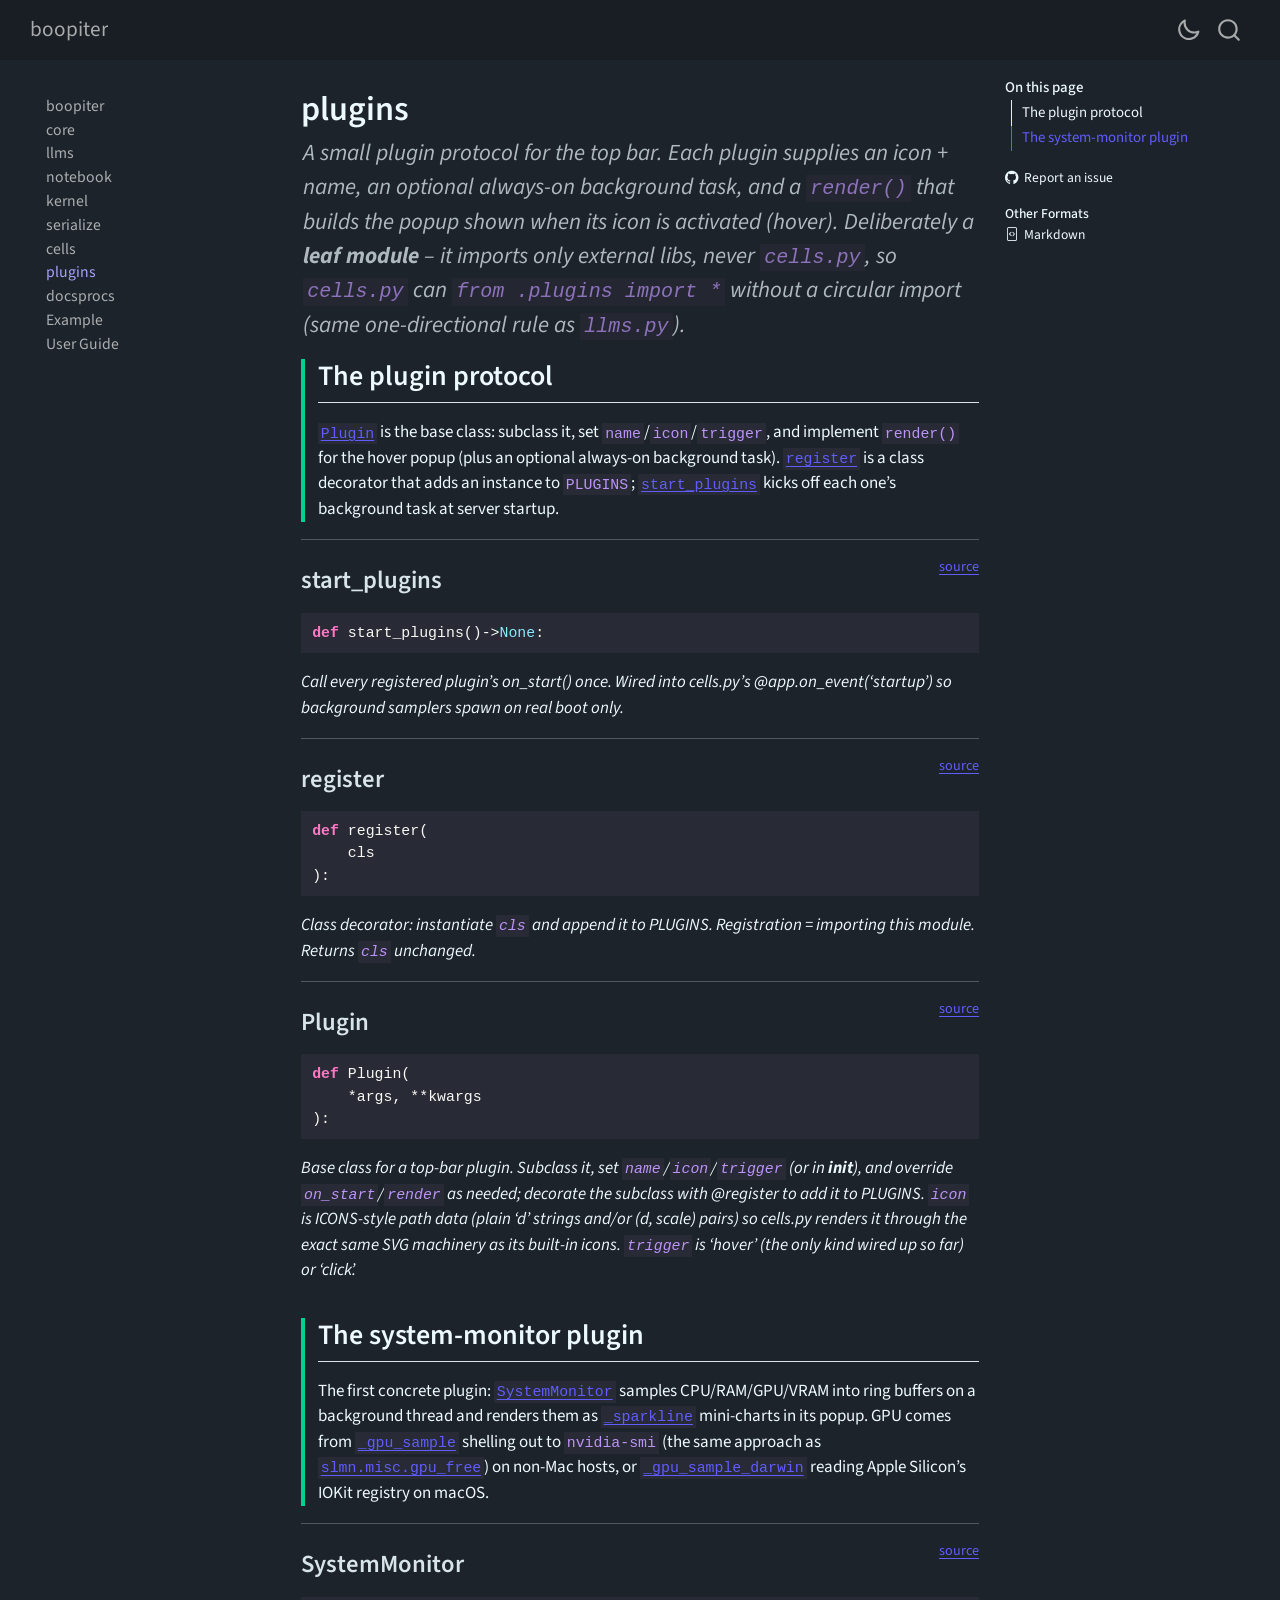
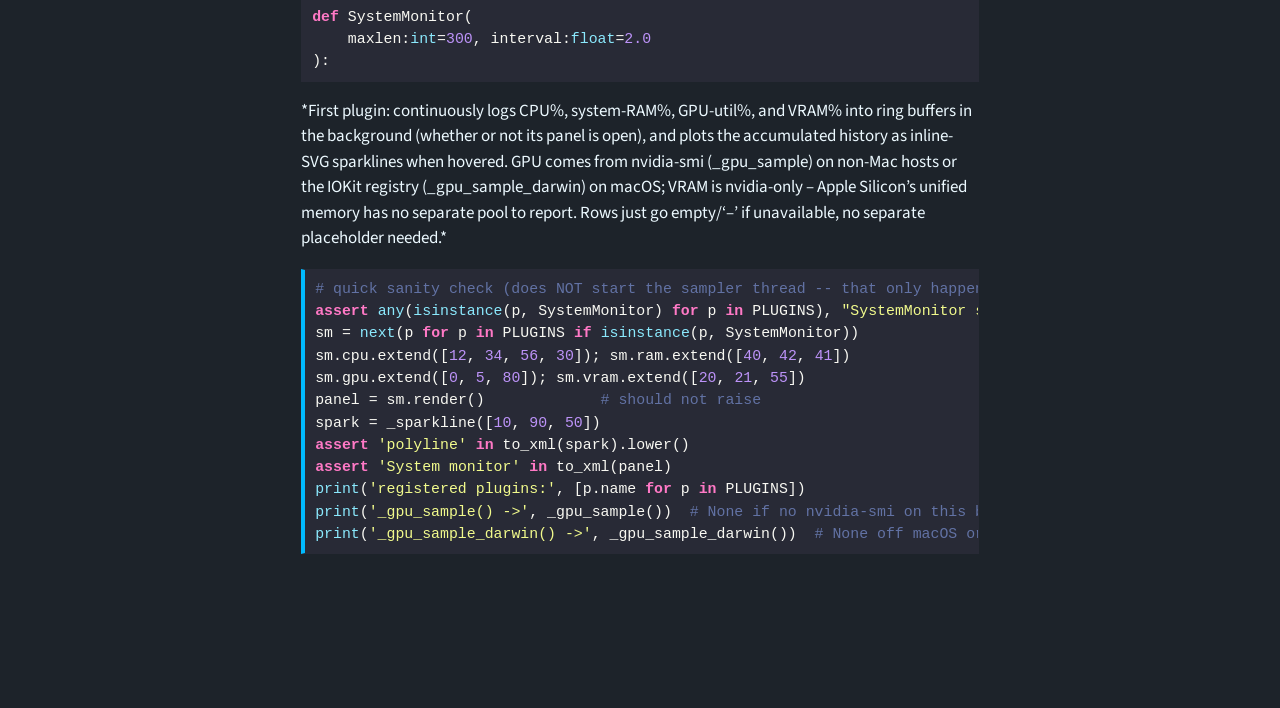
<file: plugins.html>
<!DOCTYPE html>
<html xmlns="http://www.w3.org/1999/xhtml" lang="en" xml:lang="en"><head>

<meta charset="utf-8">
<meta name="generator" content="quarto-1.10.18">

<meta name="viewport" content="width=device-width, initial-scale=1.0, user-scalable=yes">

<meta name="description" content="A small plugin protocol for the top bar. Each plugin supplies an icon + name, an optional always-on background task, and a render() that builds the popup shown when its icon is activated (hover). Deliberately a leaf module – it imports only external libs, never cells.py, so cells.py can from .plugins import * without a circular import (same one-directional rule as llms.py).">

<title>plugins – boopiter</title>
<style>
/* Default styles provided by pandoc.
** See https://pandoc.org/MANUAL.html#variables-for-html for config info.
*/
span.smallcaps{font-variant: small-caps;}
div.columns{display: flex; gap: 1.5em;}
div.column{flex: auto;}
@media screen {
div.columns{gap: min(4vw, 1.5em);}
div.column{overflow-x: auto;}
}
div.hanging-indent{margin-left: 1.5em; text-indent: -1.5em;}
ul.task-list{list-style: none;}
ul.task-list li input[type="checkbox"] {
  width: 0.8em;
  margin: 0 0.8em 0.2em -1em; /* quarto-specific, see https://github.com/quarto-dev/quarto-cli/issues/4556 */ 
  vertical-align: middle;
}
/* CSS for syntax highlighting */
html { -webkit-text-size-adjust: 100%; }
pre > code.sourceCode { white-space: pre; position: relative; }
pre > code.sourceCode > span { display: inline-block; line-height: 1.25; }
pre > code.sourceCode > span:empty { height: 1.2em; }
.sourceCode { overflow: visible; }
code.sourceCode > span { color: inherit; text-decoration: inherit; }
div.sourceCode { margin: 1em 0; }
pre.sourceCode { margin: 0; }
@media screen {
div.sourceCode { overflow: auto; }
}
@media print {
pre > code.sourceCode { white-space: pre-wrap; }
pre > code.sourceCode > span { text-indent: -5em; padding-left: 5em; }
}
pre.numberSource code
  { counter-reset: source-line 0; }
pre.numberSource code > span
  { position: relative; left: -4em; counter-increment: source-line; }
pre.numberSource code > span > a:first-child::before
  { content: counter(source-line);
    position: relative; left: -1em; text-align: right; vertical-align: baseline;
    border: none; display: inline-block;
    -webkit-touch-callout: none; -webkit-user-select: none;
    -khtml-user-select: none; -moz-user-select: none;
    -ms-user-select: none; user-select: none;
    padding: 0 4px; width: 4em;
  }
pre.numberSource { margin-left: 3em;  padding-left: 4px; }
div.sourceCode
  {   }
@media screen {
pre > code.sourceCode > span > a:first-child::before { text-decoration: underline; }
}
</style>


<script src="site_libs/quarto-nav/quarto-nav.js"></script>
<script src="site_libs/quarto-nav/headroom.min.js"></script>
<script src="site_libs/clipboard/clipboard.min.js"></script>
<script src="site_libs/quarto-search/autocomplete.umd.js"></script>
<script src="site_libs/quarto-search/fuse.min.js"></script>
<script src="site_libs/quarto-search/quarto-search.js"></script>
<meta name="quarto:offset" content="./">
<script src="site_libs/quarto-html/quarto.js" type="module"></script>
<script src="site_libs/quarto-html/tabsets/tabsets.js" type="module"></script>
<script src="site_libs/quarto-html/popper.min.js"></script>
<script src="site_libs/quarto-html/tippy.umd.min.js"></script>
<script src="site_libs/quarto-html/anchor.min.js"></script>
<link href="site_libs/quarto-html/tippy.css" rel="stylesheet">
<link href="site_libs/quarto-html/quarto-syntax-highlighting-64a204ab8560d761af7679ceaba22944.css" rel="stylesheet" class="quarto-color-scheme" id="quarto-text-highlighting-styles">
<link href="site_libs/quarto-html/quarto-syntax-highlighting-dark-53dc85963c67a221f6f2030af840abbe.css" rel="stylesheet" class="quarto-color-scheme quarto-color-alternate" id="quarto-text-highlighting-styles">
<script src="site_libs/bootstrap/bootstrap.min.js"></script>
<link href="site_libs/bootstrap/bootstrap-icons.css" rel="stylesheet">
<link href="site_libs/bootstrap/bootstrap-63180c5dda01c187c33bc16bc49fe53e.min.css" rel="stylesheet" append-hash="true" class="quarto-color-scheme" id="quarto-bootstrap" data-mode="light">
<link href="site_libs/bootstrap/bootstrap-dark-6b5e7143438591d42b0b787739ddee84.min.css" rel="stylesheet" append-hash="true" class="quarto-color-scheme quarto-color-alternate" id="quarto-bootstrap" data-mode="dark">
<script id="quarto-search-options" type="application/json">{
  "location": "navbar",
  "copy-button": false,
  "collapse-after": 3,
  "panel-placement": "end",
  "type": "overlay",
  "limit": 50,
  "keyboard-shortcut": [
    "f",
    "/",
    "s"
  ],
  "show-item-context": false,
  "language": {
    "search-no-results-text": "No results",
    "search-matching-documents-text": "matching documents",
    "search-copy-link-title": "Copy link to search",
    "search-hide-matches-text": "Hide additional matches",
    "search-more-match-text": "more match in this document",
    "search-more-matches-text": "more matches in this document",
    "search-clear-button-title": "Clear",
    "search-text-placeholder": "",
    "search-detached-cancel-button-title": "Cancel",
    "search-submit-button-title": "Submit",
    "search-label": "Search"
  }
}</script>


<link rel="stylesheet" href="styles.css">
<meta property="og:title" content="plugins – boopiter">
<meta property="og:description" content="A small plugin protocol for the top bar. Each plugin supplies an icon + name, an optional always-on background task, and a render() that builds the popup shown when its icon is activated (hover). Deliberately a leaf module – it imports only external libs, never cells.py, so cells.py can from .plugins import * without a circular import (same one-directional rule as llms.py).">
<meta property="og:site_name" content="boopiter">
<meta name="twitter:title" content="plugins – boopiter">
<meta name="twitter:description" content="A small plugin protocol for the top bar. Each plugin supplies an icon + name, an optional always-on background task, and a render() that builds the popup shown when its icon is activated (hover). Deliberately a leaf module – it imports only external libs, never cells.py, so cells.py can from .plugins import * without a circular import (same one-directional rule as llms.py).">
<meta name="twitter:card" content="summary">
</head>

<body class="nav-sidebar floating nav-fixed quarto-dark"><script id="quarto-html-before-body" type="application/javascript">
    const toggleBodyColorMode = (bsSheetEl) => {
      const mode = bsSheetEl.getAttribute("data-mode");
      const bodyEl = window.document.querySelector("body");
      if (mode === "dark") {
        bodyEl.classList.add("quarto-dark");
        bodyEl.classList.remove("quarto-light");
      } else {
        bodyEl.classList.add("quarto-light");
        bodyEl.classList.remove("quarto-dark");
      }
    }
    const toggleBodyColorPrimary = () => {
      const bsSheetEl = window.document.querySelector("link#quarto-bootstrap:not([rel=disabled-stylesheet])");
      if (bsSheetEl) {
        toggleBodyColorMode(bsSheetEl);
      }
    }
    const setColorSchemeToggle = (alternate) => {
      const toggles = window.document.querySelectorAll('.quarto-color-scheme-toggle');
      for (let i=0; i < toggles.length; i++) {
        const toggle = toggles[i];
        if (toggle) {
          if (alternate) {
            toggle.classList.add("alternate");
          } else {
            toggle.classList.remove("alternate");
          }
        }
      }
    };
    const toggleColorMode = (alternate) => {
      // Switch the stylesheets
      const primaryStylesheets = window.document.querySelectorAll('link.quarto-color-scheme:not(.quarto-color-alternate)');
      const alternateStylesheets = window.document.querySelectorAll('link.quarto-color-scheme.quarto-color-alternate');
      manageTransitions('#quarto-margin-sidebar .nav-link', false);
      if (alternate) {
        // note: dark is layered on light, we don't disable primary!
        enableStylesheet(alternateStylesheets);
        for (const sheetNode of alternateStylesheets) {
          if (sheetNode.id === "quarto-bootstrap") {
            toggleBodyColorMode(sheetNode);
          }
        }
      } else {
        disableStylesheet(alternateStylesheets);
        enableStylesheet(primaryStylesheets)
        toggleBodyColorPrimary();
      }
      manageTransitions('#quarto-margin-sidebar .nav-link', true);
      // Switch the toggles
      setColorSchemeToggle(alternate)
      // Hack to workaround the fact that safari doesn't
      // properly recolor the scrollbar when toggling (#1455)
      if (navigator.userAgent.indexOf('Safari') > 0 && navigator.userAgent.indexOf('Chrome') == -1) {
        manageTransitions("body", false);
        window.scrollTo(0, 1);
        setTimeout(() => {
          window.scrollTo(0, 0);
          manageTransitions("body", true);
        }, 40);
      }
    }
    const disableStylesheet = (stylesheets) => {
      for (let i=0; i < stylesheets.length; i++) {
        const stylesheet = stylesheets[i];
        stylesheet.rel = 'disabled-stylesheet';
      }
    }
    const enableStylesheet = (stylesheets) => {
      for (let i=0; i < stylesheets.length; i++) {
        const stylesheet = stylesheets[i];
        if(stylesheet.rel !== 'stylesheet') { // for Chrome, which will still FOUC without this check
          stylesheet.rel = 'stylesheet';
        }
      }
    }
    const manageTransitions = (selector, allowTransitions) => {
      const els = window.document.querySelectorAll(selector);
      for (let i=0; i < els.length; i++) {
        const el = els[i];
        if (allowTransitions) {
          el.classList.remove('notransition');
        } else {
          el.classList.add('notransition');
        }
      }
    }
    const isFileUrl = () => {
      return window.location.protocol === 'file:';
    }
    const hasAlternateSentinel = () => {
      let styleSentinel = getColorSchemeSentinel();
      if (styleSentinel !== null) {
        return styleSentinel === "alternate";
      } else {
        return false;
      }
    }
    const setStyleSentinel = (alternate) => {
      const value = alternate ? "alternate" : "default";
      if (!isFileUrl()) {
        window.localStorage.setItem("quarto-color-scheme", value);
      } else {
        localAlternateSentinel = value;
      }
    }
    const getColorSchemeSentinel = () => {
      if (!isFileUrl()) {
        const storageValue = window.localStorage.getItem("quarto-color-scheme");
        return storageValue != null ? storageValue : localAlternateSentinel;
      } else {
        return localAlternateSentinel;
      }
    }
    const toggleGiscusIfUsed = (isAlternate, darkModeDefault) => {
      const baseTheme = document.querySelector('#giscus-base-theme')?.value ?? 'light';
      const alternateTheme = document.querySelector('#giscus-alt-theme')?.value ?? 'dark';
      let newTheme = '';
      if(authorPrefersDark) {
        newTheme = isAlternate ? baseTheme : alternateTheme;
      } else {
        newTheme = isAlternate ? alternateTheme : baseTheme;
      }
      const changeGiscusTheme = () => {
        // From: https://github.com/giscus/giscus/issues/336
        const sendMessage = (message) => {
          const iframe = document.querySelector('iframe.giscus-frame');
          if (!iframe) return;
          iframe.contentWindow.postMessage({ giscus: message }, 'https://giscus.app');
        }
        sendMessage({
          setConfig: {
            theme: newTheme
          }
        });
      }
      const isGiscussLoaded = window.document.querySelector('iframe.giscus-frame') !== null;
      if (isGiscussLoaded) {
        changeGiscusTheme();
      }
    };
    const authorPrefersDark = true;
    const darkModeDefault = authorPrefersDark;
    let localAlternateSentinel = darkModeDefault ? 'alternate' : 'default';
    // Dark / light mode switch
    window.quartoToggleColorScheme = () => {
      // Read the current dark / light value
      let toAlternate = !hasAlternateSentinel();
      toggleColorMode(toAlternate);
      setStyleSentinel(toAlternate);
      toggleGiscusIfUsed(toAlternate, darkModeDefault);
      window.dispatchEvent(new Event('resize'));
    };
    // Switch to dark mode if need be
    if (hasAlternateSentinel()) {
      toggleColorMode(true);
    } else {
      toggleColorMode(false);
    }
  </script>

<div id="quarto-search-results"></div>
  <header id="quarto-header" class="headroom fixed-top">
    <nav class="navbar navbar-expand-lg " data-bs-theme="dark">
      <div class="navbar-container container-fluid">
      <div class="navbar-brand-container mx-auto">
    <a class="navbar-brand" href="./index.html">
    <span class="navbar-title">boopiter</span>
    </a>
  </div>
        <div class="quarto-navbar-tools tools-end">
  <a href="" class="quarto-color-scheme-toggle quarto-navigation-tool  px-1" onclick="window.quartoToggleColorScheme(); return false;" title="Toggle dark mode"><i class="bi"></i></a>
</div>
          <div id="quarto-search" class="" title="Search"></div>
      </div> <!-- /container-fluid -->
    </nav>
  <nav class="quarto-secondary-nav">
    <div class="container-fluid d-flex">
      <button type="button" class="quarto-btn-toggle btn" data-bs-toggle="collapse" role="button" data-bs-target=".quarto-sidebar-collapse-item" aria-controls="quarto-sidebar" aria-expanded="false" aria-label="Toggle sidebar navigation" onclick="if (window.quartoToggleHeadroom) { window.quartoToggleHeadroom(); }">
        <i class="bi bi-layout-text-sidebar-reverse"></i>
      </button>
        <nav class="quarto-page-breadcrumbs" aria-label="breadcrumb"><ol class="breadcrumb"><li class="breadcrumb-item"><a href="./plugins.html">plugins</a></li></ol></nav>
        <a class="flex-grow-1" role="navigation" data-bs-toggle="collapse" data-bs-target=".quarto-sidebar-collapse-item" aria-controls="quarto-sidebar" aria-expanded="false" aria-label="Toggle sidebar navigation" onclick="if (window.quartoToggleHeadroom) { window.quartoToggleHeadroom(); }">      
        </a>
    </div>
  </nav>
</header>
<!-- content -->
<div id="quarto-content" class="quarto-container page-columns page-rows-contents page-layout-article page-navbar">
<!-- sidebar -->
  <nav id="quarto-sidebar" class="sidebar collapse collapse-horizontal quarto-sidebar-collapse-item sidebar-navigation floating overflow-auto">
    <div class="sidebar-menu-container"> 
    <ul class="list-unstyled mt-1">
        <li class="sidebar-item">
  <div class="sidebar-item-container"> 
  <a href="./index.html" class="sidebar-item-text sidebar-link">
 <span class="menu-text">boopiter</span></a>
  </div>
</li>
        <li class="sidebar-item">
  <div class="sidebar-item-container"> 
  <a href="./core.html" class="sidebar-item-text sidebar-link">
 <span class="menu-text">core</span></a>
  </div>
</li>
        <li class="sidebar-item">
  <div class="sidebar-item-container"> 
  <a href="./llms.html" class="sidebar-item-text sidebar-link">
 <span class="menu-text">llms</span></a>
  </div>
</li>
        <li class="sidebar-item">
  <div class="sidebar-item-container"> 
  <a href="./notebook.html" class="sidebar-item-text sidebar-link">
 <span class="menu-text">notebook</span></a>
  </div>
</li>
        <li class="sidebar-item">
  <div class="sidebar-item-container"> 
  <a href="./kernel.html" class="sidebar-item-text sidebar-link">
 <span class="menu-text">kernel</span></a>
  </div>
</li>
        <li class="sidebar-item">
  <div class="sidebar-item-container"> 
  <a href="./serialize.html" class="sidebar-item-text sidebar-link">
 <span class="menu-text">serialize</span></a>
  </div>
</li>
        <li class="sidebar-item">
  <div class="sidebar-item-container"> 
  <a href="./cells.html" class="sidebar-item-text sidebar-link">
 <span class="menu-text">cells</span></a>
  </div>
</li>
        <li class="sidebar-item">
  <div class="sidebar-item-container"> 
  <a href="./plugins.html" class="sidebar-item-text sidebar-link active">
 <span class="menu-text">plugins</span></a>
  </div>
</li>
        <li class="sidebar-item">
  <div class="sidebar-item-container"> 
  <a href="./docsprocs.html" class="sidebar-item-text sidebar-link">
 <span class="menu-text">docsprocs</span></a>
  </div>
</li>
        <li class="sidebar-item">
  <div class="sidebar-item-container"> 
  <a href="./example.html" class="sidebar-item-text sidebar-link">
 <span class="menu-text">Example</span></a>
  </div>
</li>
        <li class="sidebar-item">
  <div class="sidebar-item-container"> 
  <a href="./guide.html" class="sidebar-item-text sidebar-link">
 <span class="menu-text">User Guide</span></a>
  </div>
</li>
    </ul>
    </div>
</nav>
<div id="quarto-sidebar-glass" class="quarto-sidebar-collapse-item" data-bs-toggle="collapse" data-bs-target=".quarto-sidebar-collapse-item"></div>
<!-- margin-sidebar -->
    <div id="quarto-margin-sidebar" class="sidebar margin-sidebar">
        <nav id="TOC" role="doc-toc" class="toc-active">
    <h2 id="toc-title">On this page</h2>
   
  <ul>
  <li><a href="#the-plugin-protocol" id="toc-the-plugin-protocol" class="nav-link active" data-scroll-target="#the-plugin-protocol">The plugin protocol</a></li>
  <li><a href="#the-system-monitor-plugin" id="toc-the-system-monitor-plugin" class="nav-link" data-scroll-target="#the-system-monitor-plugin">The system-monitor plugin</a></li>
  </ul>
<div class="toc-actions"><ul><li><a href="https://github.com/drscotthawley/boopiter/issues/new" class="toc-action"><i class="bi bi-github"></i>Report an issue</a></li></ul></div><div class="quarto-alternate-formats"><h2>Other Formats</h2><ul><li><a href="plugins.html.md"><i class="bi bi-file-code"></i>Markdown</a></li></ul></div></nav>
    </div>
<!-- main -->
<main class="content" id="quarto-document-content">


<header id="title-block-header" class="quarto-title-block default">
<div class="quarto-title">
<h1 class="title">plugins</h1>
</div>

<div>
  <div class="description">
    A small plugin protocol for the top bar. Each plugin supplies an icon + name, an optional always-on background task, and a <code>render()</code> that builds the popup shown when its icon is activated (hover). Deliberately a <strong>leaf module</strong> – it imports only external libs, never <code>cells.py</code>, so <code>cells.py</code> can <code>from .plugins import *</code> without a circular import (same one-directional rule as <code>llms.py</code>).
  </div>
</div>


<div class="quarto-title-meta">

    
  
    
  </div>
  


</header>


<div class="boopcell boop-raw">

</div>
<div class="boopcell boop-note">
<!-- WARNING: THIS FILE WAS AUTOGENERATED! DO NOT EDIT! -->
</div>
<section id="the-plugin-protocol" class="level2 boopcell boop-note">
<h2 class="anchored" data-anchor-id="the-plugin-protocol">The plugin protocol</h2>
<p><a href="https://drscotthawley.github.io/boopiter/plugins.html#plugin"><code>Plugin</code></a> is the base class: subclass it, set <code>name</code>/<code>icon</code>/<code>trigger</code>, and implement <code>render()</code> for the hover popup (plus an optional always-on background task). <a href="https://drscotthawley.github.io/boopiter/plugins.html#register"><code>register</code></a> is a class decorator that adds an instance to <code>PLUGINS</code>; <a href="https://drscotthawley.github.io/boopiter/plugins.html#start_plugins"><code>start_plugins</code></a> kicks off each one’s background task at server startup.</p>
</section>
<div class="prose" data-markdown="1">
<hr>
<p><a href="https://github.com/drscotthawley/boopiter/blob/main/boopiter/plugins.py#L38" target="_blank" style="float:right; font-size:smaller">source</a></p>
<section id="start_plugins" class="level3">
<h3 class="anchored" data-anchor-id="start_plugins">start_plugins</h3>
<div class="code-copy-outer-scaffold"><div class="sourceCode" id="cb1"><pre class="sourceCode python code-with-copy"><code class="sourceCode python"><span id="cb1-1"><a href="#cb1-1" aria-hidden="true" tabindex="-1"></a><span class="kw">def</span> start_plugins()<span class="op">-&gt;</span><span class="va">None</span>:</span></code></pre></div><button title="Copy to Clipboard" class="code-copy-button"><i class="bi"></i></button></div>
<p><em>Call every registered plugin’s on_start() once. Wired into cells.py’s <span class="citation" data-cites="app.on_event">@app.on_event</span>(‘startup’) so background samplers spawn on real boot only.</em></p>
</section>
</div>
<div class="prose" data-markdown="1">
<hr>
<p><a href="https://github.com/drscotthawley/boopiter/blob/main/boopiter/plugins.py#L33" target="_blank" style="float:right; font-size:smaller">source</a></p>
<section id="register" class="level3">
<h3 class="anchored" data-anchor-id="register">register</h3>
<div class="code-copy-outer-scaffold"><div class="sourceCode" id="cb2"><pre class="sourceCode python code-with-copy"><code class="sourceCode python"><span id="cb2-1"><a href="#cb2-1" aria-hidden="true" tabindex="-1"></a><span class="kw">def</span> register(</span>
<span id="cb2-2"><a href="#cb2-2" aria-hidden="true" tabindex="-1"></a>    cls</span>
<span id="cb2-3"><a href="#cb2-3" aria-hidden="true" tabindex="-1"></a>):</span></code></pre></div><button title="Copy to Clipboard" class="code-copy-button"><i class="bi"></i></button></div>
<p><em>Class decorator: instantiate <code>cls</code> and append it to PLUGINS. Registration = importing this module. Returns <code>cls</code> unchanged.</em></p>
</section>
</div>
<div class="prose" data-markdown="1">
<hr>
<p><a href="https://github.com/drscotthawley/boopiter/blob/main/boopiter/plugins.py#L19" target="_blank" style="float:right; font-size:smaller">source</a></p>
<section id="plugin" class="level3">
<h3 class="anchored" data-anchor-id="plugin">Plugin</h3>
<div class="code-copy-outer-scaffold"><div class="sourceCode" id="cb3"><pre class="sourceCode python code-with-copy"><code class="sourceCode python"><span id="cb3-1"><a href="#cb3-1" aria-hidden="true" tabindex="-1"></a><span class="kw">def</span> Plugin(</span>
<span id="cb3-2"><a href="#cb3-2" aria-hidden="true" tabindex="-1"></a>    <span class="op">*</span>args, <span class="op">**</span>kwargs</span>
<span id="cb3-3"><a href="#cb3-3" aria-hidden="true" tabindex="-1"></a>):</span></code></pre></div><button title="Copy to Clipboard" class="code-copy-button"><i class="bi"></i></button></div>
<p><em>Base class for a top-bar plugin. Subclass it, set <code>name</code>/<code>icon</code>/<code>trigger</code> (or in <strong>init</strong>), and override <code>on_start</code>/<code>render</code> as needed; decorate the subclass with <span class="citation" data-cites="register">@register</span> to add it to PLUGINS. <code>icon</code> is ICONS-style path data (plain ‘d’ strings and/or (d, scale) pairs) so cells.py renders it through the exact same SVG machinery as its built-in icons. <code>trigger</code> is ‘hover’ (the only kind wired up so far) or ‘click’.</em></p>
</section>
</div>
<section id="the-system-monitor-plugin" class="level2 boopcell boop-note">
<h2 class="anchored" data-anchor-id="the-system-monitor-plugin">The system-monitor plugin</h2>
<p>The first concrete plugin: <a href="https://drscotthawley.github.io/boopiter/plugins.html#systemmonitor"><code>SystemMonitor</code></a> samples CPU/RAM/GPU/VRAM into ring buffers on a background thread and renders them as <a href="https://drscotthawley.github.io/boopiter/plugins.html#_sparkline"><code>_sparkline</code></a> mini-charts in its popup. GPU comes from <a href="https://drscotthawley.github.io/boopiter/plugins.html#_gpu_sample"><code>_gpu_sample</code></a> shelling out to <code>nvidia-smi</code> (the same approach as <a href="https://drscotthawley.github.io/slmn/misc.html#gpu_free"><code>slmn.misc.gpu_free</code></a>) on non-Mac hosts, or <a href="https://drscotthawley.github.io/boopiter/plugins.html#_gpu_sample_darwin"><code>_gpu_sample_darwin</code></a> reading Apple Silicon’s IOKit registry on macOS.</p>
</section>
<div class="prose" data-markdown="1">
<hr>
<p><a href="https://github.com/drscotthawley/boopiter/blob/main/boopiter/plugins.py#L87" target="_blank" style="float:right; font-size:smaller">source</a></p>
<section id="systemmonitor" class="level3">
<h3 class="anchored" data-anchor-id="systemmonitor">SystemMonitor</h3>
<div class="code-copy-outer-scaffold"><div class="sourceCode" id="cb4"><pre class="sourceCode python code-with-copy"><code class="sourceCode python"><span id="cb4-1"><a href="#cb4-1" aria-hidden="true" tabindex="-1"></a><span class="kw">def</span> SystemMonitor(</span>
<span id="cb4-2"><a href="#cb4-2" aria-hidden="true" tabindex="-1"></a>    maxlen:<span class="bu">int</span><span class="op">=</span><span class="dv">300</span>, interval:<span class="bu">float</span><span class="op">=</span><span class="fl">2.0</span></span>
<span id="cb4-3"><a href="#cb4-3" aria-hidden="true" tabindex="-1"></a>):</span></code></pre></div><button title="Copy to Clipboard" class="code-copy-button"><i class="bi"></i></button></div>
<p>*First plugin: continuously logs CPU%, system-RAM%, GPU-util%, and VRAM% into ring buffers in the background (whether or not its panel is open), and plots the accumulated history as inline-SVG sparklines when hovered. GPU comes from nvidia-smi (_gpu_sample) on non-Mac hosts or the IOKit registry (_gpu_sample_darwin) on macOS; VRAM is nvidia-only – Apple Silicon’s unified memory has no separate pool to report. Rows just go empty/‘–’ if unavailable, no separate placeholder needed.*</p>
</section>
</div>
<div id="8b1d6c4b" class="cell">
<div class="code-copy-outer-scaffold"><div class="sourceCode cell-code" id="cb5"><pre class="sourceCode python code-with-copy"><code class="sourceCode python"><span id="cb5-1"><a href="#cb5-1" aria-hidden="true" tabindex="-1"></a><span class="co"># quick sanity check (does NOT start the sampler thread -- that only happens via on_start())</span></span>
<span id="cb5-2"><a href="#cb5-2" aria-hidden="true" tabindex="-1"></a><span class="cf">assert</span> <span class="bu">any</span>(<span class="bu">isinstance</span>(p, SystemMonitor) <span class="cf">for</span> p <span class="kw">in</span> PLUGINS), <span class="st">"SystemMonitor should auto-register"</span></span>
<span id="cb5-3"><a href="#cb5-3" aria-hidden="true" tabindex="-1"></a>sm <span class="op">=</span> <span class="bu">next</span>(p <span class="cf">for</span> p <span class="kw">in</span> PLUGINS <span class="cf">if</span> <span class="bu">isinstance</span>(p, SystemMonitor))</span>
<span id="cb5-4"><a href="#cb5-4" aria-hidden="true" tabindex="-1"></a>sm.cpu.extend([<span class="dv">12</span>, <span class="dv">34</span>, <span class="dv">56</span>, <span class="dv">30</span>])<span class="op">;</span> sm.ram.extend([<span class="dv">40</span>, <span class="dv">42</span>, <span class="dv">41</span>])</span>
<span id="cb5-5"><a href="#cb5-5" aria-hidden="true" tabindex="-1"></a>sm.gpu.extend([<span class="dv">0</span>, <span class="dv">5</span>, <span class="dv">80</span>])<span class="op">;</span> sm.vram.extend([<span class="dv">20</span>, <span class="dv">21</span>, <span class="dv">55</span>])</span>
<span id="cb5-6"><a href="#cb5-6" aria-hidden="true" tabindex="-1"></a>panel <span class="op">=</span> sm.render()             <span class="co"># should not raise</span></span>
<span id="cb5-7"><a href="#cb5-7" aria-hidden="true" tabindex="-1"></a>spark <span class="op">=</span> _sparkline([<span class="dv">10</span>, <span class="dv">90</span>, <span class="dv">50</span>])</span>
<span id="cb5-8"><a href="#cb5-8" aria-hidden="true" tabindex="-1"></a><span class="cf">assert</span> <span class="st">'polyline'</span> <span class="kw">in</span> to_xml(spark).lower()</span>
<span id="cb5-9"><a href="#cb5-9" aria-hidden="true" tabindex="-1"></a><span class="cf">assert</span> <span class="st">'System monitor'</span> <span class="kw">in</span> to_xml(panel)</span>
<span id="cb5-10"><a href="#cb5-10" aria-hidden="true" tabindex="-1"></a><span class="bu">print</span>(<span class="st">'registered plugins:'</span>, [p.name <span class="cf">for</span> p <span class="kw">in</span> PLUGINS])</span>
<span id="cb5-11"><a href="#cb5-11" aria-hidden="true" tabindex="-1"></a><span class="bu">print</span>(<span class="st">'_gpu_sample() -&gt;'</span>, _gpu_sample())  <span class="co"># None if no nvidia-smi on this box; a (util%, vram%) tuple otherwise</span></span>
<span id="cb5-12"><a href="#cb5-12" aria-hidden="true" tabindex="-1"></a><span class="bu">print</span>(<span class="st">'_gpu_sample_darwin() -&gt;'</span>, _gpu_sample_darwin())  <span class="co"># None off macOS or if ioreg has no AGXAccelerator; a bare util% otherwise</span></span></code></pre></div><button title="Copy to Clipboard" class="code-copy-button"><i class="bi"></i></button></div>
</div>



</main> <!-- /main -->
<!-- Swap Quarto's built-in dark/light toggle icon (a small sideways switch) for boopiter's
     own sun/moon SVGs (the exact paths from theme_swap() in boopiter/cells.py). We reuse
     Quarto's toggle <a> so all the theme-switching + localStorage persistence keeps working;
     we only replace what it looks like. Quarto adds `.alternate` to the toggle in dark mode,
     which styles.css uses to show the moon (dark) vs sun (light) -- matching boopiter. -->
<script>
(function () {
  var SUN = '<svg class="boop-sun" xmlns="http://www.w3.org/2000/svg" viewBox="0 0 24 24"><path d="M5.64,17l-.71.71a1,1,0,0,0,0,1.41,1,1,0,0,0,1.41,0l.71-.71A1,1,0,0,0,5.64,17ZM5,12a1,1,0,0,0-1-1H3a1,1,0,0,0,0,2H4A1,1,0,0,0,5,12Zm7-7a1,1,0,0,0,1-1V3a1,1,0,0,0-2,0V4A1,1,0,0,0,12,5ZM5.64,7.05a1,1,0,0,0,.7.29,1,1,0,0,0,.71-.29,1,1,0,0,0,0-1.41l-.71-.71A1,1,0,0,0,4.93,6.34Zm12,.29a1,1,0,0,0,.7-.29l.71-.71a1,1,0,1,0-1.41-1.41L17,5.64a1,1,0,0,0,0,1.41A1,1,0,0,0,17.66,7.34ZM21,11H20a1,1,0,0,0,0,2h1a1,1,0,0,0,0-2Zm-9,8a1,1,0,0,0-1,1v1a1,1,0,0,0,2,0V20A1,1,0,0,0,12,19ZM18.36,17A1,1,0,0,0,17,18.36l.71.71a1,1,0,0,0,1.41,0,1,1,0,0,0,0-1.41ZM12,6.5A5.5,5.5,0,1,0,17.5,12,5.51,5.51,0,0,0,12,6.5Zm0,9A3.5,3.5,0,1,1,15.5,12,3.5,3.5,0,0,1,12,15.5Z"/></svg>';
  var MOON = '<svg class="boop-moon" xmlns="http://www.w3.org/2000/svg" viewBox="0 0 24 24"><path d="M21.64,13a1,1,0,0,0-1.05-.14,8.05,8.05,0,0,1-3.37.73A8.15,8.15,0,0,1,9.08,5.49a8.59,8.59,0,0,1,.25-2A1,1,0,0,0,8,2.36,10.14,10.14,0,1,0,22,14.05,1,1,0,0,0,21.64,13Zm-9.5,6.69A8.14,8.14,0,0,1,7.08,5.22v.27A10.15,10.15,0,0,0,17.22,15.63a9.79,9.79,0,0,0,2.1-.22A8.11,8.11,0,0,1,12.14,19.73Z"/></svg>';
  function boopify() {
    document.querySelectorAll('.quarto-color-scheme-toggle').forEach(function (t) {
      if (t.dataset.boopified) return;
      t.dataset.boopified = '1';
      t.innerHTML = SUN + MOON;
    });
  }
  boopify();                                             // toggle is server-rendered, usually already present
  document.addEventListener('DOMContentLoaded', boopify); // ...but also catch a floated-in one
})();
</script>
<script id="quarto-html-after-body" type="application/javascript">
  window.document.addEventListener("DOMContentLoaded", function (event) {
    // Ensure there is a toggle, if there isn't float one in the top right
    if (window.document.querySelector('.quarto-color-scheme-toggle') === null) {
      const a = window.document.createElement('a');
      a.classList.add('top-right');
      a.classList.add('quarto-color-scheme-toggle');
      a.href = "";
      a.onclick = function() { try { window.quartoToggleColorScheme(); } catch {} return false; };
      const i = window.document.createElement("i");
      i.classList.add('bi');
      a.appendChild(i);
      window.document.body.appendChild(a);
    }
    setColorSchemeToggle(hasAlternateSentinel())
    const icon = "";
    const anchorJS = new window.AnchorJS();
    anchorJS.options = {
      placement: 'right',
      icon: icon
    };
    anchorJS.add('.anchored');
    const isCodeAnnotation = (el) => {
      for (const clz of el.classList) {
        if (clz.startsWith('code-annotation-')) {                     
          return true;
        }
      }
      return false;
    }
    const onCopySuccess = function(e) {
      // button target
      const button = e.trigger;
      // don't keep focus
      button.blur();
      // flash "checked"
      button.classList.add('code-copy-button-checked');
      var currentTitle = button.getAttribute("title");
      button.setAttribute("title", "Copied!");
      let tooltip;
      if (window.bootstrap) {
        button.setAttribute("data-bs-toggle", "tooltip");
        button.setAttribute("data-bs-placement", "left");
        button.setAttribute("data-bs-title", "Copied!");
        tooltip = new bootstrap.Tooltip(button, 
          { trigger: "manual", 
            customClass: "code-copy-button-tooltip",
            offset: [0, -8]});
        tooltip.show();    
      }
      setTimeout(function() {
        if (tooltip) {
          tooltip.hide();
          button.removeAttribute("data-bs-title");
          button.removeAttribute("data-bs-toggle");
          button.removeAttribute("data-bs-placement");
        }
        button.setAttribute("title", currentTitle);
        button.classList.remove('code-copy-button-checked');
      }, 1000);
      // clear code selection
      e.clearSelection();
    }
    const getTextToCopy = function(trigger) {
      const outerScaffold = trigger.parentElement.cloneNode(true);
      const codeEl = outerScaffold.querySelector('code');
      for (const childEl of codeEl.children) {
        if (isCodeAnnotation(childEl)) {
          childEl.remove();
        }
      }
      return codeEl.innerText;
    }
    const clipboard = new window.ClipboardJS('.code-copy-button:not([data-in-quarto-modal])', {
      text: getTextToCopy
    });
    clipboard.on('success', onCopySuccess);
    if (window.document.getElementById('quarto-embedded-source-code-modal')) {
      const clipboardModal = new window.ClipboardJS('.code-copy-button[data-in-quarto-modal]', {
        text: getTextToCopy,
        container: window.document.getElementById('quarto-embedded-source-code-modal')
      });
      clipboardModal.on('success', onCopySuccess);
    }
      var localhostRegex = new RegExp(/^(?:http|https):\/\/localhost\:?[0-9]*\//);
      var mailtoRegex = new RegExp(/^mailto:/);
        var filterRegex = new RegExp("https:\/\/drscotthawley\.github\.io\/boopiter");
      var isInternal = (href) => {
          return filterRegex.test(href) || localhostRegex.test(href) || mailtoRegex.test(href);
      }
      // Inspect non-navigation links and adorn them if external
     var links = window.document.querySelectorAll('a[href]:not(.nav-link):not(.navbar-brand):not(.toc-action):not(.sidebar-link):not(.sidebar-item-toggle):not(.pagination-link):not(.no-external):not([aria-hidden]):not(.dropdown-item):not(.quarto-navigation-tool):not(.about-link)');
      for (var i=0; i<links.length; i++) {
        const link = links[i];
        if (!isInternal(link.href)) {
          // undo the damage that might have been done by quarto-nav.js in the case of
          // links that we want to consider external
          if (link.dataset.originalHref !== undefined) {
            link.href = link.dataset.originalHref;
          }
        }
      }
    function tippyHover(el, contentFn, onTriggerFn, onUntriggerFn) {
      const config = {
        allowHTML: true,
        maxWidth: 500,
        delay: 100,
        arrow: false,
        appendTo: function(el) {
            return el.parentElement;
        },
        interactive: true,
        interactiveBorder: 10,
        theme: 'quarto',
        placement: 'bottom-start',
      };
      if (contentFn) {
        config.content = contentFn;
      }
      if (onTriggerFn) {
        config.onTrigger = onTriggerFn;
      }
      if (onUntriggerFn) {
        config.onUntrigger = onUntriggerFn;
      }
      window.tippy(el, config); 
    }
    const noterefs = window.document.querySelectorAll('a[role="doc-noteref"]');
    for (var i=0; i<noterefs.length; i++) {
      const ref = noterefs[i];
      tippyHover(ref, function() {
        // use id or data attribute instead here
        let href = ref.getAttribute('data-footnote-href') || ref.getAttribute('href');
        try { href = new URL(href).hash; } catch {}
        const id = href.replace(/^#\/?/, "");
        const note = window.document.getElementById(id);
        if (note) {
          return note.innerHTML;
        } else {
          return "";
        }
      });
    }
    const xrefs = window.document.querySelectorAll('a.quarto-xref');
    const processXRef = (id, note) => {
      // Strip column container classes
      const stripColumnClz = (el) => {
        el.classList.remove("page-full", "page-columns");
        if (el.children) {
          for (const child of el.children) {
            stripColumnClz(child);
          }
        }
      }
      stripColumnClz(note)
      if (id === null || id.startsWith('sec-')) {
        // Special case sections, only their first couple elements
        const container = document.createElement("div");
        if (note.children && note.children.length > 2) {
          container.appendChild(note.children[0].cloneNode(true));
          for (let i = 1; i < note.children.length; i++) {
            const child = note.children[i];
            if (child.tagName === "P" && child.innerText === "") {
              continue;
            } else {
              container.appendChild(child.cloneNode(true));
              break;
            }
          }
          if (window.Quarto?.typesetMath) {
            window.Quarto.typesetMath(container);
          }
          return container.innerHTML
        } else {
          if (window.Quarto?.typesetMath) {
            window.Quarto.typesetMath(note);
          }
          return note.innerHTML;
        }
      } else {
        // Remove any anchor links if they are present
        const anchorLink = note.querySelector('a.anchorjs-link');
        if (anchorLink) {
          anchorLink.remove();
        }
        if (window.Quarto?.typesetMath) {
          window.Quarto.typesetMath(note);
        }
        if (note.classList.contains("callout")) {
          return note.outerHTML;
        } else {
          return note.innerHTML;
        }
      }
    }
    for (var i=0; i<xrefs.length; i++) {
      const xref = xrefs[i];
      tippyHover(xref, undefined, function(instance) {
        instance.disable();
        let url = xref.getAttribute('href');
        let hash = undefined; 
        if (url.startsWith('#')) {
          hash = url;
        } else {
          try { hash = new URL(url).hash; } catch {}
        }
        if (hash) {
          const id = hash.replace(/^#\/?/, "");
          const note = window.document.getElementById(id);
          if (note !== null) {
            try {
              const html = processXRef(id, note.cloneNode(true));
              instance.setContent(html);
            } finally {
              instance.enable();
              instance.show();
            }
          } else {
            // See if we can fetch this
            fetch(url.split('#')[0])
            .then(res => res.text())
            .then(html => {
              const parser = new DOMParser();
              const htmlDoc = parser.parseFromString(html, "text/html");
              const note = htmlDoc.getElementById(id);
              if (note !== null) {
                const html = processXRef(id, note);
                instance.setContent(html);
              } 
            }).finally(() => {
              instance.enable();
              instance.show();
            });
          }
        } else {
          // See if we can fetch a full url (with no hash to target)
          // This is a special case and we should probably do some content thinning / targeting
          fetch(url)
          .then(res => res.text())
          .then(html => {
            const parser = new DOMParser();
            const htmlDoc = parser.parseFromString(html, "text/html");
            const note = htmlDoc.querySelector('main.content');
            if (note !== null) {
              // This should only happen for chapter cross references
              // (since there is no id in the URL)
              // remove the first header
              if (note.children.length > 0 && note.children[0].tagName === "HEADER") {
                note.children[0].remove();
              }
              const html = processXRef(null, note);
              instance.setContent(html);
            } 
          }).finally(() => {
            instance.enable();
            instance.show();
          });
        }
      }, function(instance) {
      });
    }
        let selectedAnnoteEl;
        const selectorForAnnotation = ( cell, annotation) => {
          let cellAttr = 'data-code-cell="' + cell + '"';
          let lineAttr = 'data-code-annotation="' +  annotation + '"';
          const selector = 'span[' + cellAttr + '][' + lineAttr + ']';
          return selector;
        }
        const selectCodeLines = (annoteEl) => {
          const doc = window.document;
          const targetCell = annoteEl.getAttribute("data-target-cell");
          const targetAnnotation = annoteEl.getAttribute("data-target-annotation");
          const annoteSpan = window.document.querySelector(selectorForAnnotation(targetCell, targetAnnotation));
          const lines = annoteSpan.getAttribute("data-code-lines").split(",");
          const lineIds = lines.map((line) => {
            return targetCell + "-" + line;
          })
          let top = null;
          let height = null;
          let parent = null;
          if (lineIds.length > 0) {
              //compute the position of the single el (top and bottom and make a div)
              const el = window.document.getElementById(lineIds[0]);
              top = el.offsetTop;
              height = el.offsetHeight;
              parent = el.parentElement.parentElement;
            if (lineIds.length > 1) {
              const lastEl = window.document.getElementById(lineIds[lineIds.length - 1]);
              const bottom = lastEl.offsetTop + lastEl.offsetHeight;
              height = bottom - top;
            }
            if (top !== null && height !== null && parent !== null) {
              // cook up a div (if necessary) and position it 
              let div = window.document.getElementById("code-annotation-line-highlight");
              if (div === null) {
                div = window.document.createElement("div");
                div.setAttribute("id", "code-annotation-line-highlight");
                div.style.position = 'absolute';
                parent.appendChild(div);
              }
              div.style.top = top - 2 + "px";
              div.style.height = height + 4 + "px";
              div.style.left = 0;
              let gutterDiv = window.document.getElementById("code-annotation-line-highlight-gutter");
              if (gutterDiv === null) {
                gutterDiv = window.document.createElement("div");
                gutterDiv.setAttribute("id", "code-annotation-line-highlight-gutter");
                gutterDiv.style.position = 'absolute';
                const codeCell = window.document.getElementById(targetCell);
                const gutter = codeCell.querySelector('.code-annotation-gutter');
                gutter.appendChild(gutterDiv);
              }
              gutterDiv.style.top = top - 2 + "px";
              gutterDiv.style.height = height + 4 + "px";
            }
            selectedAnnoteEl = annoteEl;
          }
        };
        const unselectCodeLines = () => {
          const elementsIds = ["code-annotation-line-highlight", "code-annotation-line-highlight-gutter"];
          elementsIds.forEach((elId) => {
            const div = window.document.getElementById(elId);
            if (div) {
              div.remove();
            }
          });
          selectedAnnoteEl = undefined;
        };
          // Handle positioning of the toggle
      window.addEventListener(
        "resize",
        throttle(() => {
          elRect = undefined;
          if (selectedAnnoteEl) {
            selectCodeLines(selectedAnnoteEl);
          }
        }, 10)
      );
      function throttle(fn, ms) {
      let throttle = false;
      let timer;
        return (...args) => {
          if(!throttle) { // first call gets through
              fn.apply(this, args);
              throttle = true;
          } else { // all the others get throttled
              if(timer) clearTimeout(timer); // cancel #2
              timer = setTimeout(() => {
                fn.apply(this, args);
                timer = throttle = false;
              }, ms);
          }
        };
      }
        // Attach click handler to the DT
        const annoteDls = window.document.querySelectorAll('dt[data-target-cell]');
        for (const annoteDlNode of annoteDls) {
          annoteDlNode.addEventListener('click', (event) => {
            const clickedEl = event.target;
            if (clickedEl !== selectedAnnoteEl) {
              unselectCodeLines();
              const activeEl = window.document.querySelector('dt[data-target-cell].code-annotation-active');
              if (activeEl) {
                activeEl.classList.remove('code-annotation-active');
              }
              selectCodeLines(clickedEl);
              clickedEl.classList.add('code-annotation-active');
            } else {
              // Unselect the line
              unselectCodeLines();
              clickedEl.classList.remove('code-annotation-active');
            }
          });
        }
    const findCites = (el) => {
      const parentEl = el.parentElement;
      if (parentEl) {
        const cites = parentEl.dataset.cites;
        if (cites) {
          return {
            el,
            cites: cites.split(' ')
          };
        } else {
          return findCites(el.parentElement)
        }
      } else {
        return undefined;
      }
    };
    var bibliorefs = window.document.querySelectorAll('a[role="doc-biblioref"]');
    for (var i=0; i<bibliorefs.length; i++) {
      const ref = bibliorefs[i];
      const citeInfo = findCites(ref);
      if (citeInfo) {
        tippyHover(citeInfo.el, function() {
          var popup = window.document.createElement('div');
          citeInfo.cites.forEach(function(cite) {
            var citeDiv = window.document.createElement('div');
            citeDiv.classList.add('hanging-indent');
            citeDiv.classList.add('csl-entry');
            var biblioDiv = window.document.getElementById('ref-' + cite);
            if (biblioDiv) {
              citeDiv.innerHTML = biblioDiv.innerHTML;
            }
            popup.appendChild(citeDiv);
          });
          return popup.innerHTML;
        });
      }
    }
  });
  </script>
</div> <!-- /content -->




<footer class="footer"><div class="nav-footer"><div class="nav-footer-center"><div class="toc-actions d-sm-block d-md-none"><ul><li><a href="https://github.com/drscotthawley/boopiter/issues/new" class="toc-action"><i class="bi bi-github"></i>Report an issue</a></li></ul></div></div></div></footer></body></html>
</file>
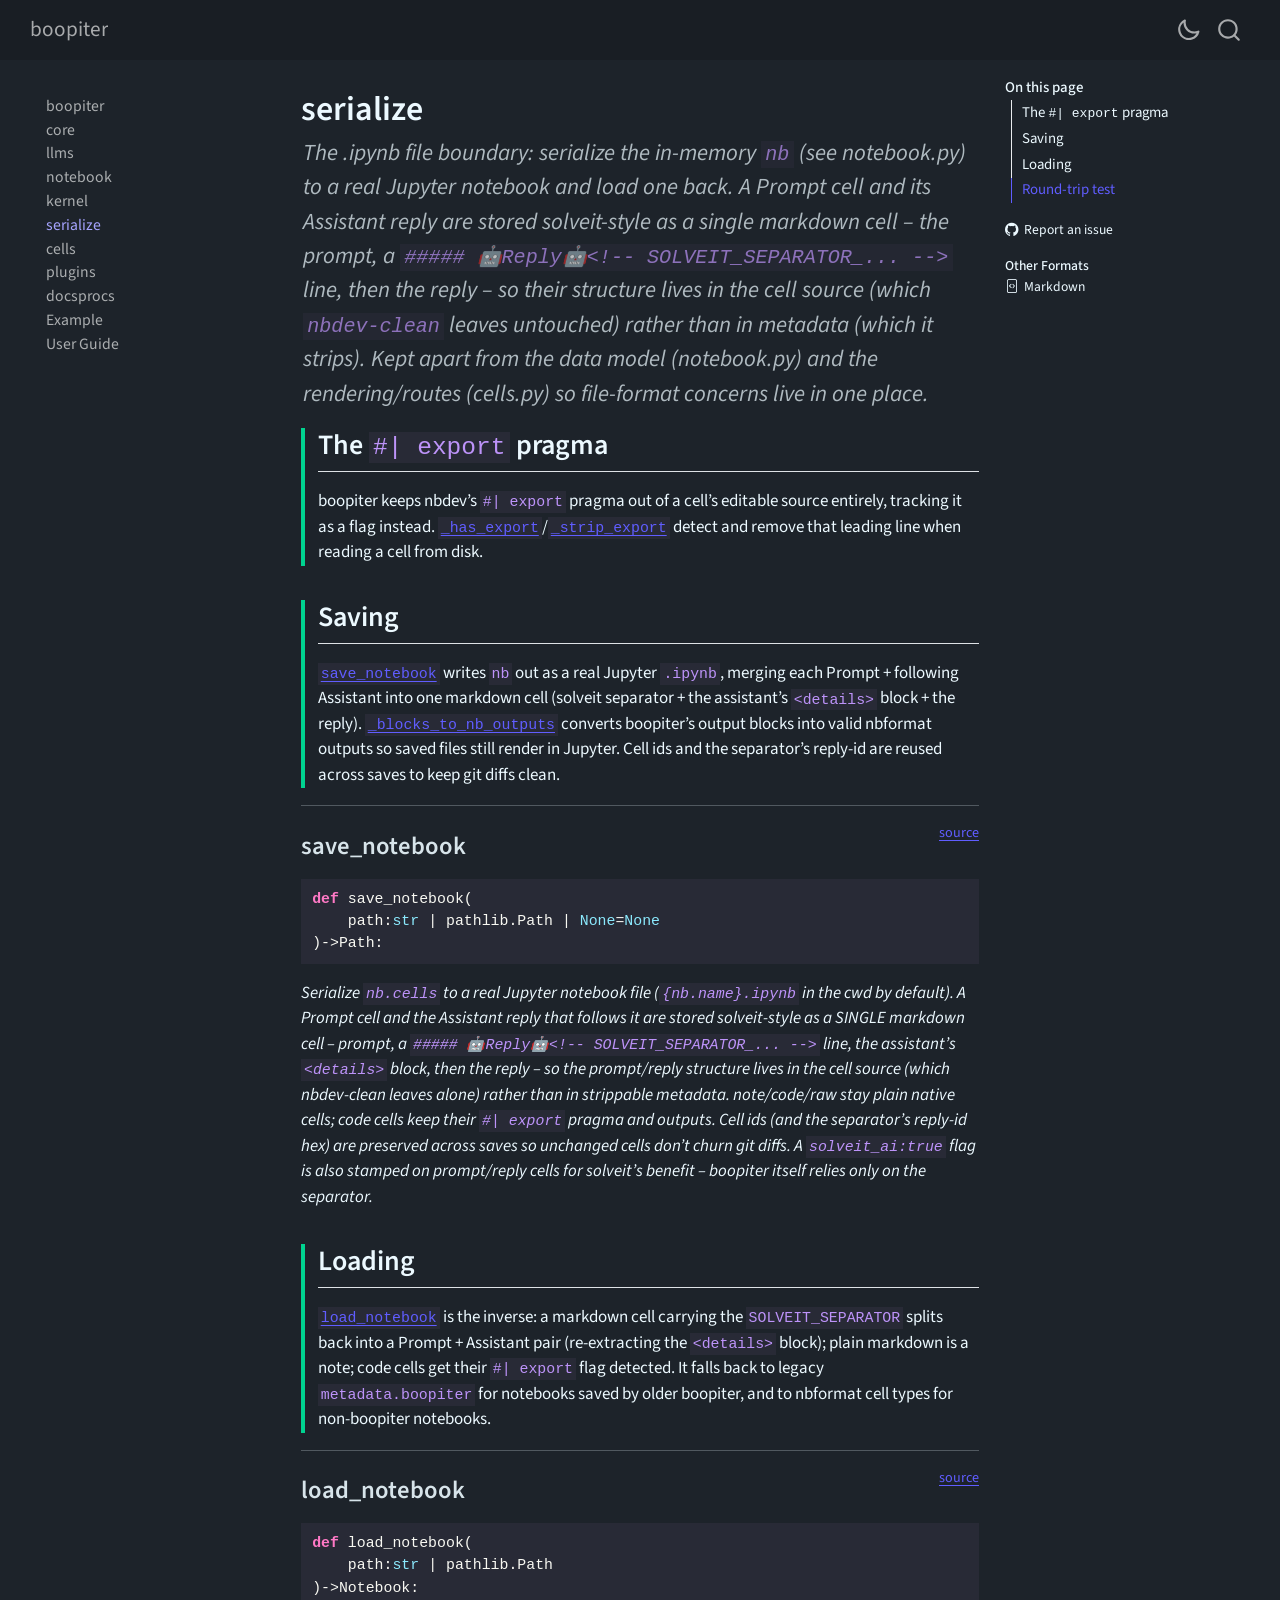
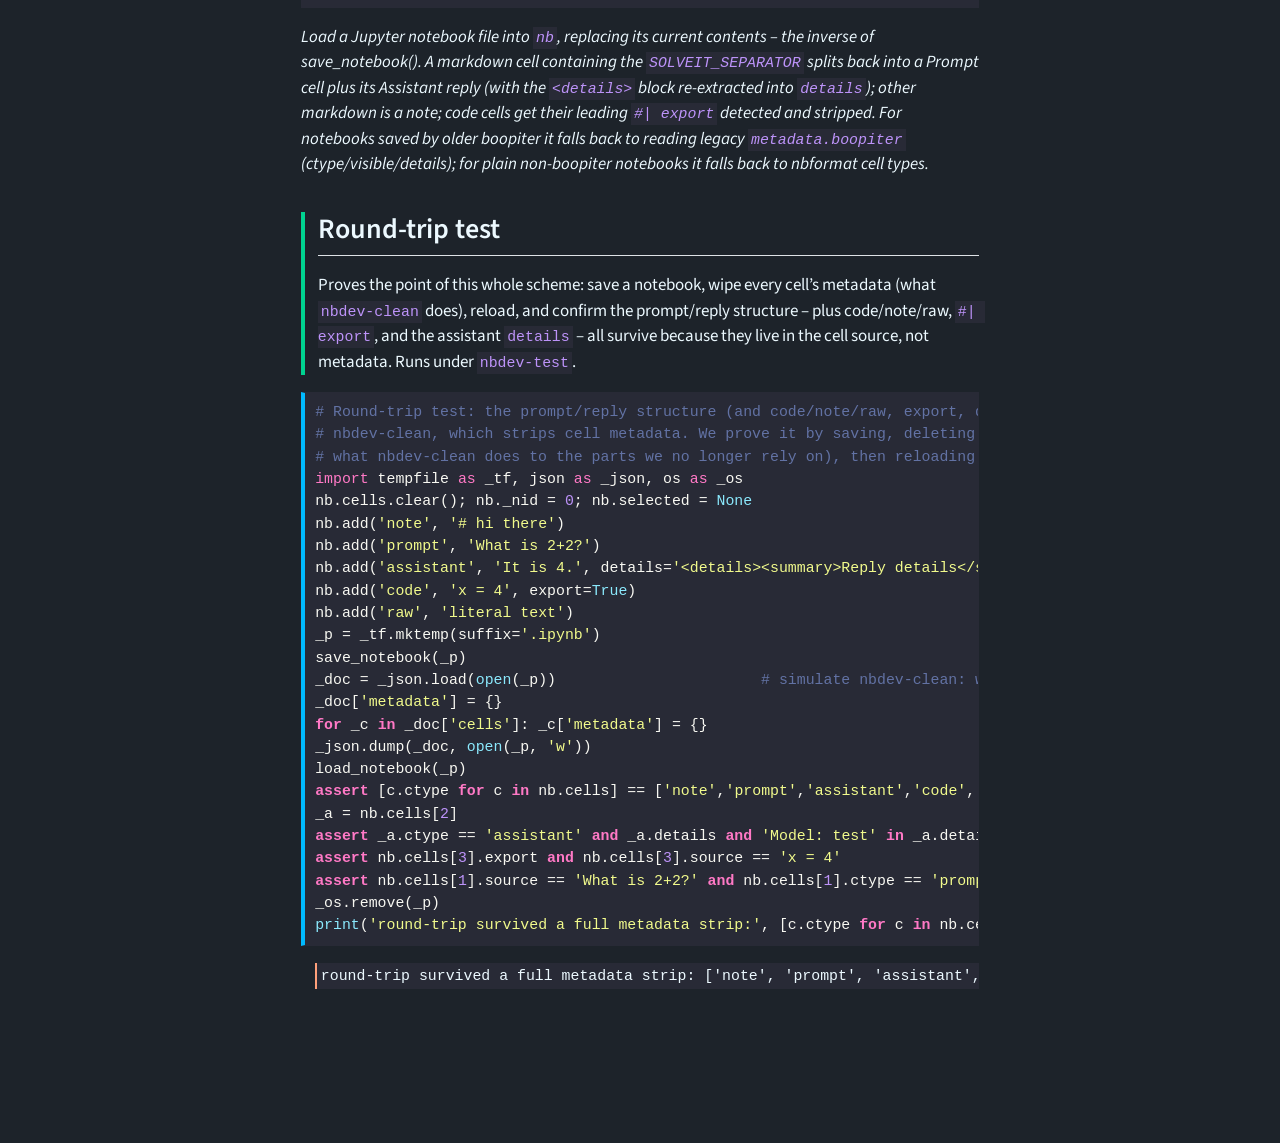
<file: serialize.html>
<!DOCTYPE html>
<html xmlns="http://www.w3.org/1999/xhtml" lang="en" xml:lang="en"><head>

<meta charset="utf-8">
<meta name="generator" content="quarto-1.10.18">

<meta name="viewport" content="width=device-width, initial-scale=1.0, user-scalable=yes">

<meta name="description" content="The .ipynb file boundary: serialize the in-memory nb (see notebook.py) to a real Jupyter notebook and load one back. A Prompt cell and its Assistant reply are stored solveit-style as a single markdown cell – the prompt, a ##### 🤖Reply🤖<!-- SOLVEIT_SEPARATOR_... --> line, then the reply – so their structure lives in the cell source (which nbdev-clean leaves untouched) rather than in metadata (which it strips). Kept apart from the data model (notebook.py) and the rendering/routes (cells.py) so file-format concerns live in one place.">

<title>serialize – boopiter</title>
<style>
/* Default styles provided by pandoc.
** See https://pandoc.org/MANUAL.html#variables-for-html for config info.
*/
span.smallcaps{font-variant: small-caps;}
div.columns{display: flex; gap: 1.5em;}
div.column{flex: auto;}
@media screen {
div.columns{gap: min(4vw, 1.5em);}
div.column{overflow-x: auto;}
}
div.hanging-indent{margin-left: 1.5em; text-indent: -1.5em;}
ul.task-list{list-style: none;}
ul.task-list li input[type="checkbox"] {
  width: 0.8em;
  margin: 0 0.8em 0.2em -1em; /* quarto-specific, see https://github.com/quarto-dev/quarto-cli/issues/4556 */ 
  vertical-align: middle;
}
/* CSS for syntax highlighting */
html { -webkit-text-size-adjust: 100%; }
pre > code.sourceCode { white-space: pre; position: relative; }
pre > code.sourceCode > span { display: inline-block; line-height: 1.25; }
pre > code.sourceCode > span:empty { height: 1.2em; }
.sourceCode { overflow: visible; }
code.sourceCode > span { color: inherit; text-decoration: inherit; }
div.sourceCode { margin: 1em 0; }
pre.sourceCode { margin: 0; }
@media screen {
div.sourceCode { overflow: auto; }
}
@media print {
pre > code.sourceCode { white-space: pre-wrap; }
pre > code.sourceCode > span { text-indent: -5em; padding-left: 5em; }
}
pre.numberSource code
  { counter-reset: source-line 0; }
pre.numberSource code > span
  { position: relative; left: -4em; counter-increment: source-line; }
pre.numberSource code > span > a:first-child::before
  { content: counter(source-line);
    position: relative; left: -1em; text-align: right; vertical-align: baseline;
    border: none; display: inline-block;
    -webkit-touch-callout: none; -webkit-user-select: none;
    -khtml-user-select: none; -moz-user-select: none;
    -ms-user-select: none; user-select: none;
    padding: 0 4px; width: 4em;
  }
pre.numberSource { margin-left: 3em;  padding-left: 4px; }
div.sourceCode
  {   }
@media screen {
pre > code.sourceCode > span > a:first-child::before { text-decoration: underline; }
}
</style>


<script src="site_libs/quarto-nav/quarto-nav.js"></script>
<script src="site_libs/quarto-nav/headroom.min.js"></script>
<script src="site_libs/clipboard/clipboard.min.js"></script>
<script src="site_libs/quarto-search/autocomplete.umd.js"></script>
<script src="site_libs/quarto-search/fuse.min.js"></script>
<script src="site_libs/quarto-search/quarto-search.js"></script>
<meta name="quarto:offset" content="./">
<script src="site_libs/quarto-html/quarto.js" type="module"></script>
<script src="site_libs/quarto-html/tabsets/tabsets.js" type="module"></script>
<script src="site_libs/quarto-html/popper.min.js"></script>
<script src="site_libs/quarto-html/tippy.umd.min.js"></script>
<script src="site_libs/quarto-html/anchor.min.js"></script>
<link href="site_libs/quarto-html/tippy.css" rel="stylesheet">
<link href="site_libs/quarto-html/quarto-syntax-highlighting-64a204ab8560d761af7679ceaba22944.css" rel="stylesheet" class="quarto-color-scheme" id="quarto-text-highlighting-styles">
<link href="site_libs/quarto-html/quarto-syntax-highlighting-dark-53dc85963c67a221f6f2030af840abbe.css" rel="stylesheet" class="quarto-color-scheme quarto-color-alternate" id="quarto-text-highlighting-styles">
<script src="site_libs/bootstrap/bootstrap.min.js"></script>
<link href="site_libs/bootstrap/bootstrap-icons.css" rel="stylesheet">
<link href="site_libs/bootstrap/bootstrap-63180c5dda01c187c33bc16bc49fe53e.min.css" rel="stylesheet" append-hash="true" class="quarto-color-scheme" id="quarto-bootstrap" data-mode="light">
<link href="site_libs/bootstrap/bootstrap-dark-6b5e7143438591d42b0b787739ddee84.min.css" rel="stylesheet" append-hash="true" class="quarto-color-scheme quarto-color-alternate" id="quarto-bootstrap" data-mode="dark">
<script id="quarto-search-options" type="application/json">{
  "location": "navbar",
  "copy-button": false,
  "collapse-after": 3,
  "panel-placement": "end",
  "type": "overlay",
  "limit": 50,
  "keyboard-shortcut": [
    "f",
    "/",
    "s"
  ],
  "show-item-context": false,
  "language": {
    "search-no-results-text": "No results",
    "search-matching-documents-text": "matching documents",
    "search-copy-link-title": "Copy link to search",
    "search-hide-matches-text": "Hide additional matches",
    "search-more-match-text": "more match in this document",
    "search-more-matches-text": "more matches in this document",
    "search-clear-button-title": "Clear",
    "search-text-placeholder": "",
    "search-detached-cancel-button-title": "Cancel",
    "search-submit-button-title": "Submit",
    "search-label": "Search"
  }
}</script>


<link rel="stylesheet" href="styles.css">
<meta property="og:title" content="serialize – boopiter">
<meta property="og:description" content="The .ipynb file boundary: serialize the in-memory nb (see notebook.py) to a real Jupyter notebook and load one back. A Prompt cell and its Assistant reply are stored solveit-style as a single markdown cell – the prompt, a ##### 🤖Reply🤖 line, then the reply – so their structure lives in the cell source (which nbdev-clean leaves untouched) rather than in metadata (which it strips). Kept apart from the data model (notebook.py) and the rendering/routes (cells.py) so file-format concerns live in one place.">
<meta property="og:site_name" content="boopiter">
<meta name="twitter:title" content="serialize – boopiter">
<meta name="twitter:description" content="The .ipynb file boundary: serialize the in-memory nb (see notebook.py) to a real Jupyter notebook and load one back. A Prompt cell and its Assistant reply are stored solveit-style as a single markdown cell – the prompt, a ##### 🤖Reply🤖 line, then the reply – so their structure lives in the cell source (which nbdev-clean leaves untouched) rather than in metadata (which it strips). Kept apart from the data model (notebook.py) and the rendering/routes (cells.py) so file-format concerns live in one place.">
<meta name="twitter:card" content="summary">
</head>

<body class="nav-sidebar floating nav-fixed quarto-dark"><script id="quarto-html-before-body" type="application/javascript">
    const toggleBodyColorMode = (bsSheetEl) => {
      const mode = bsSheetEl.getAttribute("data-mode");
      const bodyEl = window.document.querySelector("body");
      if (mode === "dark") {
        bodyEl.classList.add("quarto-dark");
        bodyEl.classList.remove("quarto-light");
      } else {
        bodyEl.classList.add("quarto-light");
        bodyEl.classList.remove("quarto-dark");
      }
    }
    const toggleBodyColorPrimary = () => {
      const bsSheetEl = window.document.querySelector("link#quarto-bootstrap:not([rel=disabled-stylesheet])");
      if (bsSheetEl) {
        toggleBodyColorMode(bsSheetEl);
      }
    }
    const setColorSchemeToggle = (alternate) => {
      const toggles = window.document.querySelectorAll('.quarto-color-scheme-toggle');
      for (let i=0; i < toggles.length; i++) {
        const toggle = toggles[i];
        if (toggle) {
          if (alternate) {
            toggle.classList.add("alternate");
          } else {
            toggle.classList.remove("alternate");
          }
        }
      }
    };
    const toggleColorMode = (alternate) => {
      // Switch the stylesheets
      const primaryStylesheets = window.document.querySelectorAll('link.quarto-color-scheme:not(.quarto-color-alternate)');
      const alternateStylesheets = window.document.querySelectorAll('link.quarto-color-scheme.quarto-color-alternate');
      manageTransitions('#quarto-margin-sidebar .nav-link', false);
      if (alternate) {
        // note: dark is layered on light, we don't disable primary!
        enableStylesheet(alternateStylesheets);
        for (const sheetNode of alternateStylesheets) {
          if (sheetNode.id === "quarto-bootstrap") {
            toggleBodyColorMode(sheetNode);
          }
        }
      } else {
        disableStylesheet(alternateStylesheets);
        enableStylesheet(primaryStylesheets)
        toggleBodyColorPrimary();
      }
      manageTransitions('#quarto-margin-sidebar .nav-link', true);
      // Switch the toggles
      setColorSchemeToggle(alternate)
      // Hack to workaround the fact that safari doesn't
      // properly recolor the scrollbar when toggling (#1455)
      if (navigator.userAgent.indexOf('Safari') > 0 && navigator.userAgent.indexOf('Chrome') == -1) {
        manageTransitions("body", false);
        window.scrollTo(0, 1);
        setTimeout(() => {
          window.scrollTo(0, 0);
          manageTransitions("body", true);
        }, 40);
      }
    }
    const disableStylesheet = (stylesheets) => {
      for (let i=0; i < stylesheets.length; i++) {
        const stylesheet = stylesheets[i];
        stylesheet.rel = 'disabled-stylesheet';
      }
    }
    const enableStylesheet = (stylesheets) => {
      for (let i=0; i < stylesheets.length; i++) {
        const stylesheet = stylesheets[i];
        if(stylesheet.rel !== 'stylesheet') { // for Chrome, which will still FOUC without this check
          stylesheet.rel = 'stylesheet';
        }
      }
    }
    const manageTransitions = (selector, allowTransitions) => {
      const els = window.document.querySelectorAll(selector);
      for (let i=0; i < els.length; i++) {
        const el = els[i];
        if (allowTransitions) {
          el.classList.remove('notransition');
        } else {
          el.classList.add('notransition');
        }
      }
    }
    const isFileUrl = () => {
      return window.location.protocol === 'file:';
    }
    const hasAlternateSentinel = () => {
      let styleSentinel = getColorSchemeSentinel();
      if (styleSentinel !== null) {
        return styleSentinel === "alternate";
      } else {
        return false;
      }
    }
    const setStyleSentinel = (alternate) => {
      const value = alternate ? "alternate" : "default";
      if (!isFileUrl()) {
        window.localStorage.setItem("quarto-color-scheme", value);
      } else {
        localAlternateSentinel = value;
      }
    }
    const getColorSchemeSentinel = () => {
      if (!isFileUrl()) {
        const storageValue = window.localStorage.getItem("quarto-color-scheme");
        return storageValue != null ? storageValue : localAlternateSentinel;
      } else {
        return localAlternateSentinel;
      }
    }
    const toggleGiscusIfUsed = (isAlternate, darkModeDefault) => {
      const baseTheme = document.querySelector('#giscus-base-theme')?.value ?? 'light';
      const alternateTheme = document.querySelector('#giscus-alt-theme')?.value ?? 'dark';
      let newTheme = '';
      if(authorPrefersDark) {
        newTheme = isAlternate ? baseTheme : alternateTheme;
      } else {
        newTheme = isAlternate ? alternateTheme : baseTheme;
      }
      const changeGiscusTheme = () => {
        // From: https://github.com/giscus/giscus/issues/336
        const sendMessage = (message) => {
          const iframe = document.querySelector('iframe.giscus-frame');
          if (!iframe) return;
          iframe.contentWindow.postMessage({ giscus: message }, 'https://giscus.app');
        }
        sendMessage({
          setConfig: {
            theme: newTheme
          }
        });
      }
      const isGiscussLoaded = window.document.querySelector('iframe.giscus-frame') !== null;
      if (isGiscussLoaded) {
        changeGiscusTheme();
      }
    };
    const authorPrefersDark = true;
    const darkModeDefault = authorPrefersDark;
    let localAlternateSentinel = darkModeDefault ? 'alternate' : 'default';
    // Dark / light mode switch
    window.quartoToggleColorScheme = () => {
      // Read the current dark / light value
      let toAlternate = !hasAlternateSentinel();
      toggleColorMode(toAlternate);
      setStyleSentinel(toAlternate);
      toggleGiscusIfUsed(toAlternate, darkModeDefault);
      window.dispatchEvent(new Event('resize'));
    };
    // Switch to dark mode if need be
    if (hasAlternateSentinel()) {
      toggleColorMode(true);
    } else {
      toggleColorMode(false);
    }
  </script>

<div id="quarto-search-results"></div>
  <header id="quarto-header" class="headroom fixed-top">
    <nav class="navbar navbar-expand-lg " data-bs-theme="dark">
      <div class="navbar-container container-fluid">
      <div class="navbar-brand-container mx-auto">
    <a class="navbar-brand" href="./index.html">
    <span class="navbar-title">boopiter</span>
    </a>
  </div>
        <div class="quarto-navbar-tools tools-end">
  <a href="" class="quarto-color-scheme-toggle quarto-navigation-tool  px-1" onclick="window.quartoToggleColorScheme(); return false;" title="Toggle dark mode"><i class="bi"></i></a>
</div>
          <div id="quarto-search" class="" title="Search"></div>
      </div> <!-- /container-fluid -->
    </nav>
  <nav class="quarto-secondary-nav">
    <div class="container-fluid d-flex">
      <button type="button" class="quarto-btn-toggle btn" data-bs-toggle="collapse" role="button" data-bs-target=".quarto-sidebar-collapse-item" aria-controls="quarto-sidebar" aria-expanded="false" aria-label="Toggle sidebar navigation" onclick="if (window.quartoToggleHeadroom) { window.quartoToggleHeadroom(); }">
        <i class="bi bi-layout-text-sidebar-reverse"></i>
      </button>
        <nav class="quarto-page-breadcrumbs" aria-label="breadcrumb"><ol class="breadcrumb"><li class="breadcrumb-item"><a href="./serialize.html">serialize</a></li></ol></nav>
        <a class="flex-grow-1" role="navigation" data-bs-toggle="collapse" data-bs-target=".quarto-sidebar-collapse-item" aria-controls="quarto-sidebar" aria-expanded="false" aria-label="Toggle sidebar navigation" onclick="if (window.quartoToggleHeadroom) { window.quartoToggleHeadroom(); }">      
        </a>
    </div>
  </nav>
</header>
<!-- content -->
<div id="quarto-content" class="quarto-container page-columns page-rows-contents page-layout-article page-navbar">
<!-- sidebar -->
  <nav id="quarto-sidebar" class="sidebar collapse collapse-horizontal quarto-sidebar-collapse-item sidebar-navigation floating overflow-auto">
    <div class="sidebar-menu-container"> 
    <ul class="list-unstyled mt-1">
        <li class="sidebar-item">
  <div class="sidebar-item-container"> 
  <a href="./index.html" class="sidebar-item-text sidebar-link">
 <span class="menu-text">boopiter</span></a>
  </div>
</li>
        <li class="sidebar-item">
  <div class="sidebar-item-container"> 
  <a href="./core.html" class="sidebar-item-text sidebar-link">
 <span class="menu-text">core</span></a>
  </div>
</li>
        <li class="sidebar-item">
  <div class="sidebar-item-container"> 
  <a href="./llms.html" class="sidebar-item-text sidebar-link">
 <span class="menu-text">llms</span></a>
  </div>
</li>
        <li class="sidebar-item">
  <div class="sidebar-item-container"> 
  <a href="./notebook.html" class="sidebar-item-text sidebar-link">
 <span class="menu-text">notebook</span></a>
  </div>
</li>
        <li class="sidebar-item">
  <div class="sidebar-item-container"> 
  <a href="./kernel.html" class="sidebar-item-text sidebar-link">
 <span class="menu-text">kernel</span></a>
  </div>
</li>
        <li class="sidebar-item">
  <div class="sidebar-item-container"> 
  <a href="./serialize.html" class="sidebar-item-text sidebar-link active">
 <span class="menu-text">serialize</span></a>
  </div>
</li>
        <li class="sidebar-item">
  <div class="sidebar-item-container"> 
  <a href="./cells.html" class="sidebar-item-text sidebar-link">
 <span class="menu-text">cells</span></a>
  </div>
</li>
        <li class="sidebar-item">
  <div class="sidebar-item-container"> 
  <a href="./plugins.html" class="sidebar-item-text sidebar-link">
 <span class="menu-text">plugins</span></a>
  </div>
</li>
        <li class="sidebar-item">
  <div class="sidebar-item-container"> 
  <a href="./docsprocs.html" class="sidebar-item-text sidebar-link">
 <span class="menu-text">docsprocs</span></a>
  </div>
</li>
        <li class="sidebar-item">
  <div class="sidebar-item-container"> 
  <a href="./example.html" class="sidebar-item-text sidebar-link">
 <span class="menu-text">Example</span></a>
  </div>
</li>
        <li class="sidebar-item">
  <div class="sidebar-item-container"> 
  <a href="./guide.html" class="sidebar-item-text sidebar-link">
 <span class="menu-text">User Guide</span></a>
  </div>
</li>
    </ul>
    </div>
</nav>
<div id="quarto-sidebar-glass" class="quarto-sidebar-collapse-item" data-bs-toggle="collapse" data-bs-target=".quarto-sidebar-collapse-item"></div>
<!-- margin-sidebar -->
    <div id="quarto-margin-sidebar" class="sidebar margin-sidebar">
        <nav id="TOC" role="doc-toc" class="toc-active">
    <h2 id="toc-title">On this page</h2>
   
  <ul>
  <li><a href="#the-export-pragma" id="toc-the-export-pragma" class="nav-link active" data-scroll-target="#the-export-pragma">The <code>#| export</code> pragma</a></li>
  <li><a href="#saving" id="toc-saving" class="nav-link" data-scroll-target="#saving">Saving</a></li>
  <li><a href="#loading" id="toc-loading" class="nav-link" data-scroll-target="#loading">Loading</a></li>
  <li><a href="#round-trip-test" id="toc-round-trip-test" class="nav-link" data-scroll-target="#round-trip-test">Round-trip test</a></li>
  </ul>
<div class="toc-actions"><ul><li><a href="https://github.com/drscotthawley/boopiter/issues/new" class="toc-action"><i class="bi bi-github"></i>Report an issue</a></li></ul></div><div class="quarto-alternate-formats"><h2>Other Formats</h2><ul><li><a href="serialize.html.md"><i class="bi bi-file-code"></i>Markdown</a></li></ul></div></nav>
    </div>
<!-- main -->
<main class="content" id="quarto-document-content">


<header id="title-block-header" class="quarto-title-block default">
<div class="quarto-title">
<h1 class="title">serialize</h1>
</div>

<div>
  <div class="description">
    The .ipynb file boundary: serialize the in-memory <code>nb</code> (see notebook.py) to a real Jupyter notebook and load one back. A Prompt cell and its Assistant reply are stored solveit-style as a single markdown cell – the prompt, a <code>##### 🤖Reply🤖&lt;!-- SOLVEIT_SEPARATOR_... --&gt;</code> line, then the reply – so their structure lives in the cell <em>source</em> (which <code>nbdev-clean</code> leaves untouched) rather than in metadata (which it strips). Kept apart from the data model (notebook.py) and the rendering/routes (cells.py) so file-format concerns live in one place.
  </div>
</div>


<div class="quarto-title-meta">

    
  
    
  </div>
  


</header>


<div class="boopcell boop-raw">

</div>
<div class="boopcell boop-note">
<!-- WARNING: THIS FILE WAS AUTOGENERATED! DO NOT EDIT! -->
</div>
<section id="the-export-pragma" class="level2 boopcell boop-note">
<h2 class="anchored" data-anchor-id="the-export-pragma">The <code>#| export</code> pragma</h2>
<p>boopiter keeps nbdev’s <code>#| export</code> pragma out of a cell’s editable source entirely, tracking it as a flag instead. <a href="https://drscotthawley.github.io/boopiter/serialize.html#_has_export"><code>_has_export</code></a>/<a href="https://drscotthawley.github.io/boopiter/serialize.html#_strip_export"><code>_strip_export</code></a> detect and remove that leading line when reading a cell from disk.</p>
</section>
<section id="saving" class="level2 boopcell boop-note">
<h2 class="anchored" data-anchor-id="saving">Saving</h2>
<p><a href="https://drscotthawley.github.io/boopiter/serialize.html#save_notebook"><code>save_notebook</code></a> writes <code>nb</code> out as a real Jupyter <code>.ipynb</code>, merging each Prompt + following Assistant into one markdown cell (solveit separator + the assistant’s <code>&lt;details&gt;</code> block + the reply). <a href="https://drscotthawley.github.io/boopiter/serialize.html#_blocks_to_nb_outputs"><code>_blocks_to_nb_outputs</code></a> converts boopiter’s output blocks into valid nbformat outputs so saved files still render in Jupyter. Cell ids and the separator’s reply-id are reused across saves to keep git diffs clean.</p>
</section>
<div class="prose" data-markdown="1">
<hr>
<p><a href="https://github.com/drscotthawley/boopiter/blob/main/boopiter/serialize.py#L92" target="_blank" style="float:right; font-size:smaller">source</a></p>
<section id="save_notebook" class="level3">
<h3 class="anchored" data-anchor-id="save_notebook">save_notebook</h3>
<div class="code-copy-outer-scaffold"><div class="sourceCode" id="cb1"><pre class="sourceCode python code-with-copy"><code class="sourceCode python"><span id="cb1-1"><a href="#cb1-1" aria-hidden="true" tabindex="-1"></a><span class="kw">def</span> save_notebook(</span>
<span id="cb1-2"><a href="#cb1-2" aria-hidden="true" tabindex="-1"></a>    path:<span class="bu">str</span> <span class="op">|</span> pathlib.Path <span class="op">|</span> <span class="va">None</span><span class="op">=</span><span class="va">None</span></span>
<span id="cb1-3"><a href="#cb1-3" aria-hidden="true" tabindex="-1"></a>)<span class="op">-&gt;</span>Path:</span></code></pre></div><button title="Copy to Clipboard" class="code-copy-button"><i class="bi"></i></button></div>
<p><em>Serialize <code>nb.cells</code> to a real Jupyter notebook file (<code>{nb.name}.ipynb</code> in the cwd by default). A Prompt cell and the Assistant reply that follows it are stored solveit-style as a SINGLE markdown cell – prompt, a <code>##### 🤖Reply🤖&lt;!-- SOLVEIT_SEPARATOR_... --&gt;</code> line, the assistant’s <code>&lt;details&gt;</code> block, then the reply – so the prompt/reply structure lives in the cell source (which nbdev-clean leaves alone) rather than in strippable metadata. note/code/raw stay plain native cells; code cells keep their <code>#| export</code> pragma and outputs. Cell ids (and the separator’s reply-id hex) are preserved across saves so unchanged cells don’t churn git diffs. A <code>solveit_ai:true</code> flag is also stamped on prompt/reply cells for solveit’s benefit – boopiter itself relies only on the separator.</em></p>
</section>
</div>
<section id="loading" class="level2 boopcell boop-note">
<h2 class="anchored" data-anchor-id="loading">Loading</h2>
<p><a href="https://drscotthawley.github.io/boopiter/serialize.html#load_notebook"><code>load_notebook</code></a> is the inverse: a markdown cell carrying the <code>SOLVEIT_SEPARATOR</code> splits back into a Prompt + Assistant pair (re-extracting the <code>&lt;details&gt;</code> block); plain markdown is a note; code cells get their <code>#| export</code> flag detected. It falls back to legacy <code>metadata.boopiter</code> for notebooks saved by older boopiter, and to nbformat cell types for non-boopiter notebooks.</p>
</section>
<div class="prose" data-markdown="1">
<hr>
<p><a href="https://github.com/drscotthawley/boopiter/blob/main/boopiter/serialize.py#L131" target="_blank" style="float:right; font-size:smaller">source</a></p>
<section id="load_notebook" class="level3">
<h3 class="anchored" data-anchor-id="load_notebook">load_notebook</h3>
<div class="code-copy-outer-scaffold"><div class="sourceCode" id="cb2"><pre class="sourceCode python code-with-copy"><code class="sourceCode python"><span id="cb2-1"><a href="#cb2-1" aria-hidden="true" tabindex="-1"></a><span class="kw">def</span> load_notebook(</span>
<span id="cb2-2"><a href="#cb2-2" aria-hidden="true" tabindex="-1"></a>    path:<span class="bu">str</span> <span class="op">|</span> pathlib.Path</span>
<span id="cb2-3"><a href="#cb2-3" aria-hidden="true" tabindex="-1"></a>)<span class="op">-&gt;</span>Notebook:</span></code></pre></div><button title="Copy to Clipboard" class="code-copy-button"><i class="bi"></i></button></div>
<p><em>Load a Jupyter notebook file into <code>nb</code>, replacing its current contents – the inverse of save_notebook(). A markdown cell containing the <code>SOLVEIT_SEPARATOR</code> splits back into a Prompt cell plus its Assistant reply (with the <code>&lt;details&gt;</code> block re-extracted into <code>details</code>); other markdown is a note; code cells get their leading <code>#| export</code> detected and stripped. For notebooks saved by older boopiter it falls back to reading legacy <code>metadata.boopiter</code> (ctype/visible/details); for plain non-boopiter notebooks it falls back to nbformat cell types.</em></p>
</section>
</div>
<section id="round-trip-test" class="level2 boopcell boop-note">
<h2 class="anchored" data-anchor-id="round-trip-test">Round-trip test</h2>
<p>Proves the point of this whole scheme: save a notebook, wipe every cell’s metadata (what <code>nbdev-clean</code> does), reload, and confirm the prompt/reply structure – plus code/note/raw, <code>#| export</code>, and the assistant <code>details</code> – all survive because they live in the cell source, not metadata. Runs under <code>nbdev-test</code>.</p>
</section>
<div id="9b81c6a3" class="cell">
<div class="code-copy-outer-scaffold"><div class="sourceCode cell-code" id="cb3"><pre class="sourceCode python code-with-copy"><code class="sourceCode python"><span id="cb3-1"><a href="#cb3-1" aria-hidden="true" tabindex="-1"></a><span class="co"># Round-trip test: the prompt/reply structure (and code/note/raw, export, details) must survive</span></span>
<span id="cb3-2"><a href="#cb3-2" aria-hidden="true" tabindex="-1"></a><span class="co"># nbdev-clean, which strips cell metadata. We prove it by saving, deleting ALL metadata (exactly</span></span>
<span id="cb3-3"><a href="#cb3-3" aria-hidden="true" tabindex="-1"></a><span class="co"># what nbdev-clean does to the parts we no longer rely on), then reloading and checking.</span></span>
<span id="cb3-4"><a href="#cb3-4" aria-hidden="true" tabindex="-1"></a><span class="im">import</span> tempfile <span class="im">as</span> _tf, json <span class="im">as</span> _json, os <span class="im">as</span> _os</span>
<span id="cb3-5"><a href="#cb3-5" aria-hidden="true" tabindex="-1"></a>nb.cells.clear()<span class="op">;</span> nb._nid <span class="op">=</span> <span class="dv">0</span><span class="op">;</span> nb.selected <span class="op">=</span> <span class="va">None</span></span>
<span id="cb3-6"><a href="#cb3-6" aria-hidden="true" tabindex="-1"></a>nb.add(<span class="st">'note'</span>, <span class="st">'# hi there'</span>)</span>
<span id="cb3-7"><a href="#cb3-7" aria-hidden="true" tabindex="-1"></a>nb.add(<span class="st">'prompt'</span>, <span class="st">'What is 2+2?'</span>)</span>
<span id="cb3-8"><a href="#cb3-8" aria-hidden="true" tabindex="-1"></a>nb.add(<span class="st">'assistant'</span>, <span class="st">'It is 4.'</span>, details<span class="op">=</span><span class="st">'&lt;details&gt;&lt;summary&gt;Reply details&lt;/summary&gt;&lt;ul&gt;&lt;li&gt;Model: test&lt;/li&gt;&lt;/ul&gt;&lt;/details&gt;'</span>)</span>
<span id="cb3-9"><a href="#cb3-9" aria-hidden="true" tabindex="-1"></a>nb.add(<span class="st">'code'</span>, <span class="st">'x = 4'</span>, export<span class="op">=</span><span class="va">True</span>)</span>
<span id="cb3-10"><a href="#cb3-10" aria-hidden="true" tabindex="-1"></a>nb.add(<span class="st">'raw'</span>, <span class="st">'literal text'</span>)</span>
<span id="cb3-11"><a href="#cb3-11" aria-hidden="true" tabindex="-1"></a>_p <span class="op">=</span> _tf.mktemp(suffix<span class="op">=</span><span class="st">'.ipynb'</span>)</span>
<span id="cb3-12"><a href="#cb3-12" aria-hidden="true" tabindex="-1"></a>save_notebook(_p)</span>
<span id="cb3-13"><a href="#cb3-13" aria-hidden="true" tabindex="-1"></a>_doc <span class="op">=</span> _json.load(<span class="bu">open</span>(_p))                       <span class="co"># simulate nbdev-clean: wipe all metadata</span></span>
<span id="cb3-14"><a href="#cb3-14" aria-hidden="true" tabindex="-1"></a>_doc[<span class="st">'metadata'</span>] <span class="op">=</span> {}</span>
<span id="cb3-15"><a href="#cb3-15" aria-hidden="true" tabindex="-1"></a><span class="cf">for</span> _c <span class="kw">in</span> _doc[<span class="st">'cells'</span>]: _c[<span class="st">'metadata'</span>] <span class="op">=</span> {}</span>
<span id="cb3-16"><a href="#cb3-16" aria-hidden="true" tabindex="-1"></a>_json.dump(_doc, <span class="bu">open</span>(_p, <span class="st">'w'</span>))</span>
<span id="cb3-17"><a href="#cb3-17" aria-hidden="true" tabindex="-1"></a>load_notebook(_p)</span>
<span id="cb3-18"><a href="#cb3-18" aria-hidden="true" tabindex="-1"></a><span class="cf">assert</span> [c.ctype <span class="cf">for</span> c <span class="kw">in</span> nb.cells] <span class="op">==</span> [<span class="st">'note'</span>,<span class="st">'prompt'</span>,<span class="st">'assistant'</span>,<span class="st">'code'</span>,<span class="st">'raw'</span>], [c.ctype <span class="cf">for</span> c <span class="kw">in</span> nb.cells]</span>
<span id="cb3-19"><a href="#cb3-19" aria-hidden="true" tabindex="-1"></a>_a <span class="op">=</span> nb.cells[<span class="dv">2</span>]</span>
<span id="cb3-20"><a href="#cb3-20" aria-hidden="true" tabindex="-1"></a><span class="cf">assert</span> _a.ctype <span class="op">==</span> <span class="st">'assistant'</span> <span class="kw">and</span> _a.details <span class="kw">and</span> <span class="st">'Model: test'</span> <span class="kw">in</span> _a.details</span>
<span id="cb3-21"><a href="#cb3-21" aria-hidden="true" tabindex="-1"></a><span class="cf">assert</span> nb.cells[<span class="dv">3</span>].export <span class="kw">and</span> nb.cells[<span class="dv">3</span>].source <span class="op">==</span> <span class="st">'x = 4'</span></span>
<span id="cb3-22"><a href="#cb3-22" aria-hidden="true" tabindex="-1"></a><span class="cf">assert</span> nb.cells[<span class="dv">1</span>].source <span class="op">==</span> <span class="st">'What is 2+2?'</span> <span class="kw">and</span> nb.cells[<span class="dv">1</span>].ctype <span class="op">==</span> <span class="st">'prompt'</span></span>
<span id="cb3-23"><a href="#cb3-23" aria-hidden="true" tabindex="-1"></a>_os.remove(_p)</span>
<span id="cb3-24"><a href="#cb3-24" aria-hidden="true" tabindex="-1"></a><span class="bu">print</span>(<span class="st">'round-trip survived a full metadata strip:'</span>, [c.ctype <span class="cf">for</span> c <span class="kw">in</span> nb.cells])</span></code></pre></div><button title="Copy to Clipboard" class="code-copy-button"><i class="bi"></i></button></div>
<div class="cell-output cell-output-stdout">
<pre><code>round-trip survived a full metadata strip: ['note', 'prompt', 'assistant', 'code', 'raw']</code></pre>
</div>
</div>



</main> <!-- /main -->
<!-- Swap Quarto's built-in dark/light toggle icon (a small sideways switch) for boopiter's
     own sun/moon SVGs (the exact paths from theme_swap() in boopiter/cells.py). We reuse
     Quarto's toggle <a> so all the theme-switching + localStorage persistence keeps working;
     we only replace what it looks like. Quarto adds `.alternate` to the toggle in dark mode,
     which styles.css uses to show the moon (dark) vs sun (light) -- matching boopiter. -->
<script>
(function () {
  var SUN = '<svg class="boop-sun" xmlns="http://www.w3.org/2000/svg" viewBox="0 0 24 24"><path d="M5.64,17l-.71.71a1,1,0,0,0,0,1.41,1,1,0,0,0,1.41,0l.71-.71A1,1,0,0,0,5.64,17ZM5,12a1,1,0,0,0-1-1H3a1,1,0,0,0,0,2H4A1,1,0,0,0,5,12Zm7-7a1,1,0,0,0,1-1V3a1,1,0,0,0-2,0V4A1,1,0,0,0,12,5ZM5.64,7.05a1,1,0,0,0,.7.29,1,1,0,0,0,.71-.29,1,1,0,0,0,0-1.41l-.71-.71A1,1,0,0,0,4.93,6.34Zm12,.29a1,1,0,0,0,.7-.29l.71-.71a1,1,0,1,0-1.41-1.41L17,5.64a1,1,0,0,0,0,1.41A1,1,0,0,0,17.66,7.34ZM21,11H20a1,1,0,0,0,0,2h1a1,1,0,0,0,0-2Zm-9,8a1,1,0,0,0-1,1v1a1,1,0,0,0,2,0V20A1,1,0,0,0,12,19ZM18.36,17A1,1,0,0,0,17,18.36l.71.71a1,1,0,0,0,1.41,0,1,1,0,0,0,0-1.41ZM12,6.5A5.5,5.5,0,1,0,17.5,12,5.51,5.51,0,0,0,12,6.5Zm0,9A3.5,3.5,0,1,1,15.5,12,3.5,3.5,0,0,1,12,15.5Z"/></svg>';
  var MOON = '<svg class="boop-moon" xmlns="http://www.w3.org/2000/svg" viewBox="0 0 24 24"><path d="M21.64,13a1,1,0,0,0-1.05-.14,8.05,8.05,0,0,1-3.37.73A8.15,8.15,0,0,1,9.08,5.49a8.59,8.59,0,0,1,.25-2A1,1,0,0,0,8,2.36,10.14,10.14,0,1,0,22,14.05,1,1,0,0,0,21.64,13Zm-9.5,6.69A8.14,8.14,0,0,1,7.08,5.22v.27A10.15,10.15,0,0,0,17.22,15.63a9.79,9.79,0,0,0,2.1-.22A8.11,8.11,0,0,1,12.14,19.73Z"/></svg>';
  function boopify() {
    document.querySelectorAll('.quarto-color-scheme-toggle').forEach(function (t) {
      if (t.dataset.boopified) return;
      t.dataset.boopified = '1';
      t.innerHTML = SUN + MOON;
    });
  }
  boopify();                                             // toggle is server-rendered, usually already present
  document.addEventListener('DOMContentLoaded', boopify); // ...but also catch a floated-in one
})();
</script>
<script id="quarto-html-after-body" type="application/javascript">
  window.document.addEventListener("DOMContentLoaded", function (event) {
    // Ensure there is a toggle, if there isn't float one in the top right
    if (window.document.querySelector('.quarto-color-scheme-toggle') === null) {
      const a = window.document.createElement('a');
      a.classList.add('top-right');
      a.classList.add('quarto-color-scheme-toggle');
      a.href = "";
      a.onclick = function() { try { window.quartoToggleColorScheme(); } catch {} return false; };
      const i = window.document.createElement("i");
      i.classList.add('bi');
      a.appendChild(i);
      window.document.body.appendChild(a);
    }
    setColorSchemeToggle(hasAlternateSentinel())
    const icon = "";
    const anchorJS = new window.AnchorJS();
    anchorJS.options = {
      placement: 'right',
      icon: icon
    };
    anchorJS.add('.anchored');
    const isCodeAnnotation = (el) => {
      for (const clz of el.classList) {
        if (clz.startsWith('code-annotation-')) {                     
          return true;
        }
      }
      return false;
    }
    const onCopySuccess = function(e) {
      // button target
      const button = e.trigger;
      // don't keep focus
      button.blur();
      // flash "checked"
      button.classList.add('code-copy-button-checked');
      var currentTitle = button.getAttribute("title");
      button.setAttribute("title", "Copied!");
      let tooltip;
      if (window.bootstrap) {
        button.setAttribute("data-bs-toggle", "tooltip");
        button.setAttribute("data-bs-placement", "left");
        button.setAttribute("data-bs-title", "Copied!");
        tooltip = new bootstrap.Tooltip(button, 
          { trigger: "manual", 
            customClass: "code-copy-button-tooltip",
            offset: [0, -8]});
        tooltip.show();    
      }
      setTimeout(function() {
        if (tooltip) {
          tooltip.hide();
          button.removeAttribute("data-bs-title");
          button.removeAttribute("data-bs-toggle");
          button.removeAttribute("data-bs-placement");
        }
        button.setAttribute("title", currentTitle);
        button.classList.remove('code-copy-button-checked');
      }, 1000);
      // clear code selection
      e.clearSelection();
    }
    const getTextToCopy = function(trigger) {
      const outerScaffold = trigger.parentElement.cloneNode(true);
      const codeEl = outerScaffold.querySelector('code');
      for (const childEl of codeEl.children) {
        if (isCodeAnnotation(childEl)) {
          childEl.remove();
        }
      }
      return codeEl.innerText;
    }
    const clipboard = new window.ClipboardJS('.code-copy-button:not([data-in-quarto-modal])', {
      text: getTextToCopy
    });
    clipboard.on('success', onCopySuccess);
    if (window.document.getElementById('quarto-embedded-source-code-modal')) {
      const clipboardModal = new window.ClipboardJS('.code-copy-button[data-in-quarto-modal]', {
        text: getTextToCopy,
        container: window.document.getElementById('quarto-embedded-source-code-modal')
      });
      clipboardModal.on('success', onCopySuccess);
    }
      var localhostRegex = new RegExp(/^(?:http|https):\/\/localhost\:?[0-9]*\//);
      var mailtoRegex = new RegExp(/^mailto:/);
        var filterRegex = new RegExp("https:\/\/drscotthawley\.github\.io\/boopiter");
      var isInternal = (href) => {
          return filterRegex.test(href) || localhostRegex.test(href) || mailtoRegex.test(href);
      }
      // Inspect non-navigation links and adorn them if external
     var links = window.document.querySelectorAll('a[href]:not(.nav-link):not(.navbar-brand):not(.toc-action):not(.sidebar-link):not(.sidebar-item-toggle):not(.pagination-link):not(.no-external):not([aria-hidden]):not(.dropdown-item):not(.quarto-navigation-tool):not(.about-link)');
      for (var i=0; i<links.length; i++) {
        const link = links[i];
        if (!isInternal(link.href)) {
          // undo the damage that might have been done by quarto-nav.js in the case of
          // links that we want to consider external
          if (link.dataset.originalHref !== undefined) {
            link.href = link.dataset.originalHref;
          }
        }
      }
    function tippyHover(el, contentFn, onTriggerFn, onUntriggerFn) {
      const config = {
        allowHTML: true,
        maxWidth: 500,
        delay: 100,
        arrow: false,
        appendTo: function(el) {
            return el.parentElement;
        },
        interactive: true,
        interactiveBorder: 10,
        theme: 'quarto',
        placement: 'bottom-start',
      };
      if (contentFn) {
        config.content = contentFn;
      }
      if (onTriggerFn) {
        config.onTrigger = onTriggerFn;
      }
      if (onUntriggerFn) {
        config.onUntrigger = onUntriggerFn;
      }
      window.tippy(el, config); 
    }
    const noterefs = window.document.querySelectorAll('a[role="doc-noteref"]');
    for (var i=0; i<noterefs.length; i++) {
      const ref = noterefs[i];
      tippyHover(ref, function() {
        // use id or data attribute instead here
        let href = ref.getAttribute('data-footnote-href') || ref.getAttribute('href');
        try { href = new URL(href).hash; } catch {}
        const id = href.replace(/^#\/?/, "");
        const note = window.document.getElementById(id);
        if (note) {
          return note.innerHTML;
        } else {
          return "";
        }
      });
    }
    const xrefs = window.document.querySelectorAll('a.quarto-xref');
    const processXRef = (id, note) => {
      // Strip column container classes
      const stripColumnClz = (el) => {
        el.classList.remove("page-full", "page-columns");
        if (el.children) {
          for (const child of el.children) {
            stripColumnClz(child);
          }
        }
      }
      stripColumnClz(note)
      if (id === null || id.startsWith('sec-')) {
        // Special case sections, only their first couple elements
        const container = document.createElement("div");
        if (note.children && note.children.length > 2) {
          container.appendChild(note.children[0].cloneNode(true));
          for (let i = 1; i < note.children.length; i++) {
            const child = note.children[i];
            if (child.tagName === "P" && child.innerText === "") {
              continue;
            } else {
              container.appendChild(child.cloneNode(true));
              break;
            }
          }
          if (window.Quarto?.typesetMath) {
            window.Quarto.typesetMath(container);
          }
          return container.innerHTML
        } else {
          if (window.Quarto?.typesetMath) {
            window.Quarto.typesetMath(note);
          }
          return note.innerHTML;
        }
      } else {
        // Remove any anchor links if they are present
        const anchorLink = note.querySelector('a.anchorjs-link');
        if (anchorLink) {
          anchorLink.remove();
        }
        if (window.Quarto?.typesetMath) {
          window.Quarto.typesetMath(note);
        }
        if (note.classList.contains("callout")) {
          return note.outerHTML;
        } else {
          return note.innerHTML;
        }
      }
    }
    for (var i=0; i<xrefs.length; i++) {
      const xref = xrefs[i];
      tippyHover(xref, undefined, function(instance) {
        instance.disable();
        let url = xref.getAttribute('href');
        let hash = undefined; 
        if (url.startsWith('#')) {
          hash = url;
        } else {
          try { hash = new URL(url).hash; } catch {}
        }
        if (hash) {
          const id = hash.replace(/^#\/?/, "");
          const note = window.document.getElementById(id);
          if (note !== null) {
            try {
              const html = processXRef(id, note.cloneNode(true));
              instance.setContent(html);
            } finally {
              instance.enable();
              instance.show();
            }
          } else {
            // See if we can fetch this
            fetch(url.split('#')[0])
            .then(res => res.text())
            .then(html => {
              const parser = new DOMParser();
              const htmlDoc = parser.parseFromString(html, "text/html");
              const note = htmlDoc.getElementById(id);
              if (note !== null) {
                const html = processXRef(id, note);
                instance.setContent(html);
              } 
            }).finally(() => {
              instance.enable();
              instance.show();
            });
          }
        } else {
          // See if we can fetch a full url (with no hash to target)
          // This is a special case and we should probably do some content thinning / targeting
          fetch(url)
          .then(res => res.text())
          .then(html => {
            const parser = new DOMParser();
            const htmlDoc = parser.parseFromString(html, "text/html");
            const note = htmlDoc.querySelector('main.content');
            if (note !== null) {
              // This should only happen for chapter cross references
              // (since there is no id in the URL)
              // remove the first header
              if (note.children.length > 0 && note.children[0].tagName === "HEADER") {
                note.children[0].remove();
              }
              const html = processXRef(null, note);
              instance.setContent(html);
            } 
          }).finally(() => {
            instance.enable();
            instance.show();
          });
        }
      }, function(instance) {
      });
    }
        let selectedAnnoteEl;
        const selectorForAnnotation = ( cell, annotation) => {
          let cellAttr = 'data-code-cell="' + cell + '"';
          let lineAttr = 'data-code-annotation="' +  annotation + '"';
          const selector = 'span[' + cellAttr + '][' + lineAttr + ']';
          return selector;
        }
        const selectCodeLines = (annoteEl) => {
          const doc = window.document;
          const targetCell = annoteEl.getAttribute("data-target-cell");
          const targetAnnotation = annoteEl.getAttribute("data-target-annotation");
          const annoteSpan = window.document.querySelector(selectorForAnnotation(targetCell, targetAnnotation));
          const lines = annoteSpan.getAttribute("data-code-lines").split(",");
          const lineIds = lines.map((line) => {
            return targetCell + "-" + line;
          })
          let top = null;
          let height = null;
          let parent = null;
          if (lineIds.length > 0) {
              //compute the position of the single el (top and bottom and make a div)
              const el = window.document.getElementById(lineIds[0]);
              top = el.offsetTop;
              height = el.offsetHeight;
              parent = el.parentElement.parentElement;
            if (lineIds.length > 1) {
              const lastEl = window.document.getElementById(lineIds[lineIds.length - 1]);
              const bottom = lastEl.offsetTop + lastEl.offsetHeight;
              height = bottom - top;
            }
            if (top !== null && height !== null && parent !== null) {
              // cook up a div (if necessary) and position it 
              let div = window.document.getElementById("code-annotation-line-highlight");
              if (div === null) {
                div = window.document.createElement("div");
                div.setAttribute("id", "code-annotation-line-highlight");
                div.style.position = 'absolute';
                parent.appendChild(div);
              }
              div.style.top = top - 2 + "px";
              div.style.height = height + 4 + "px";
              div.style.left = 0;
              let gutterDiv = window.document.getElementById("code-annotation-line-highlight-gutter");
              if (gutterDiv === null) {
                gutterDiv = window.document.createElement("div");
                gutterDiv.setAttribute("id", "code-annotation-line-highlight-gutter");
                gutterDiv.style.position = 'absolute';
                const codeCell = window.document.getElementById(targetCell);
                const gutter = codeCell.querySelector('.code-annotation-gutter');
                gutter.appendChild(gutterDiv);
              }
              gutterDiv.style.top = top - 2 + "px";
              gutterDiv.style.height = height + 4 + "px";
            }
            selectedAnnoteEl = annoteEl;
          }
        };
        const unselectCodeLines = () => {
          const elementsIds = ["code-annotation-line-highlight", "code-annotation-line-highlight-gutter"];
          elementsIds.forEach((elId) => {
            const div = window.document.getElementById(elId);
            if (div) {
              div.remove();
            }
          });
          selectedAnnoteEl = undefined;
        };
          // Handle positioning of the toggle
      window.addEventListener(
        "resize",
        throttle(() => {
          elRect = undefined;
          if (selectedAnnoteEl) {
            selectCodeLines(selectedAnnoteEl);
          }
        }, 10)
      );
      function throttle(fn, ms) {
      let throttle = false;
      let timer;
        return (...args) => {
          if(!throttle) { // first call gets through
              fn.apply(this, args);
              throttle = true;
          } else { // all the others get throttled
              if(timer) clearTimeout(timer); // cancel #2
              timer = setTimeout(() => {
                fn.apply(this, args);
                timer = throttle = false;
              }, ms);
          }
        };
      }
        // Attach click handler to the DT
        const annoteDls = window.document.querySelectorAll('dt[data-target-cell]');
        for (const annoteDlNode of annoteDls) {
          annoteDlNode.addEventListener('click', (event) => {
            const clickedEl = event.target;
            if (clickedEl !== selectedAnnoteEl) {
              unselectCodeLines();
              const activeEl = window.document.querySelector('dt[data-target-cell].code-annotation-active');
              if (activeEl) {
                activeEl.classList.remove('code-annotation-active');
              }
              selectCodeLines(clickedEl);
              clickedEl.classList.add('code-annotation-active');
            } else {
              // Unselect the line
              unselectCodeLines();
              clickedEl.classList.remove('code-annotation-active');
            }
          });
        }
    const findCites = (el) => {
      const parentEl = el.parentElement;
      if (parentEl) {
        const cites = parentEl.dataset.cites;
        if (cites) {
          return {
            el,
            cites: cites.split(' ')
          };
        } else {
          return findCites(el.parentElement)
        }
      } else {
        return undefined;
      }
    };
    var bibliorefs = window.document.querySelectorAll('a[role="doc-biblioref"]');
    for (var i=0; i<bibliorefs.length; i++) {
      const ref = bibliorefs[i];
      const citeInfo = findCites(ref);
      if (citeInfo) {
        tippyHover(citeInfo.el, function() {
          var popup = window.document.createElement('div');
          citeInfo.cites.forEach(function(cite) {
            var citeDiv = window.document.createElement('div');
            citeDiv.classList.add('hanging-indent');
            citeDiv.classList.add('csl-entry');
            var biblioDiv = window.document.getElementById('ref-' + cite);
            if (biblioDiv) {
              citeDiv.innerHTML = biblioDiv.innerHTML;
            }
            popup.appendChild(citeDiv);
          });
          return popup.innerHTML;
        });
      }
    }
  });
  </script>
</div> <!-- /content -->




<footer class="footer"><div class="nav-footer"><div class="nav-footer-center"><div class="toc-actions d-sm-block d-md-none"><ul><li><a href="https://github.com/drscotthawley/boopiter/issues/new" class="toc-action"><i class="bi bi-github"></i>Report an issue</a></li></ul></div></div></div></footer></body></html>
</file>
<file: site_libs/quarto-html/tippy.css>
.tippy-box[data-animation=fade][data-state=hidden]{opacity:0}[data-tippy-root]{max-width:calc(100vw - 10px)}.tippy-box{position:relative;background-color:#333;color:#fff;border-radius:4px;font-size:14px;line-height:1.4;white-space:normal;outline:0;transition-property:transform,visibility,opacity}.tippy-box[data-placement^=top]>.tippy-arrow{bottom:0}.tippy-box[data-placement^=top]>.tippy-arrow:before{bottom:-7px;left:0;border-width:8px 8px 0;border-top-color:initial;transform-origin:center top}.tippy-box[data-placement^=bottom]>.tippy-arrow{top:0}.tippy-box[data-placement^=bottom]>.tippy-arrow:before{top:-7px;left:0;border-width:0 8px 8px;border-bottom-color:initial;transform-origin:center bottom}.tippy-box[data-placement^=left]>.tippy-arrow{right:0}.tippy-box[data-placement^=left]>.tippy-arrow:before{border-width:8px 0 8px 8px;border-left-color:initial;right:-7px;transform-origin:center left}.tippy-box[data-placement^=right]>.tippy-arrow{left:0}.tippy-box[data-placement^=right]>.tippy-arrow:before{left:-7px;border-width:8px 8px 8px 0;border-right-color:initial;transform-origin:center right}.tippy-box[data-inertia][data-state=visible]{transition-timing-function:cubic-bezier(.54,1.5,.38,1.11)}.tippy-arrow{width:16px;height:16px;color:#333}.tippy-arrow:before{content:"";position:absolute;border-color:transparent;border-style:solid}.tippy-content{position:relative;padding:5px 9px;z-index:1}
</file>
<file: site_libs/quarto-html/quarto-syntax-highlighting-64a204ab8560d761af7679ceaba22944.css>
/* quarto syntax highlight colors */
:root {
  --quarto-hl-ot-color: #003B4F;
  --quarto-hl-at-color: #657422;
  --quarto-hl-ss-color: #20794D;
  --quarto-hl-an-color: #5E5E5E;
  --quarto-hl-fu-color: #4758AB;
  --quarto-hl-st-color: #20794D;
  --quarto-hl-cf-color: #003B4F;
  --quarto-hl-op-color: #5E5E5E;
  --quarto-hl-er-color: #AD0000;
  --quarto-hl-bn-color: #AD0000;
  --quarto-hl-al-color: #AD0000;
  --quarto-hl-va-color: #111111;
  --quarto-hl-bu-color: inherit;
  --quarto-hl-ex-color: inherit;
  --quarto-hl-pp-color: #AD0000;
  --quarto-hl-in-color: #5E5E5E;
  --quarto-hl-vs-color: #20794D;
  --quarto-hl-wa-color: #5E5E5E;
  --quarto-hl-do-color: #5E5E5E;
  --quarto-hl-im-color: #00769E;
  --quarto-hl-ch-color: #20794D;
  --quarto-hl-dt-color: #AD0000;
  --quarto-hl-fl-color: #AD0000;
  --quarto-hl-co-color: #5E5E5E;
  --quarto-hl-cv-color: #5E5E5E;
  --quarto-hl-cn-color: #8f5902;
  --quarto-hl-sc-color: #5E5E5E;
  --quarto-hl-dv-color: #AD0000;
  --quarto-hl-kw-color: #003B4F;
}

/* other quarto variables */
:root {
  --quarto-font-monospace: SFMono-Regular, Menlo, Monaco, Consolas, "Liberation Mono", "Courier New", monospace;
}

/* syntax highlight based on Pandoc's rules */
pre > code.sourceCode > span {
  color: #003B4F;
}

code.sourceCode > span {
  color: #003B4F;
}

div.sourceCode,
div.sourceCode pre.sourceCode {
  color: #003B4F;
}

/* Normal */
code span {
  color: #003B4F;
}

/* Alert */
code span.al {
  color: #AD0000;
  font-style: inherit;
}

/* Annotation */
code span.an {
  color: #5E5E5E;
  font-style: inherit;
}

/* Attribute */
code span.at {
  color: #657422;
  font-style: inherit;
}

/* BaseN */
code span.bn {
  color: #AD0000;
  font-style: inherit;
}

/* BuiltIn */
code span.bu {
  font-style: inherit;
}

/* ControlFlow */
code span.cf {
  color: #003B4F;
  font-weight: bold;
  font-style: inherit;
}

/* Char */
code span.ch {
  color: #20794D;
  font-style: inherit;
}

/* Constant */
code span.cn {
  color: #8f5902;
  font-style: inherit;
}

/* Comment */
code span.co {
  color: #5E5E5E;
  font-style: inherit;
}

/* CommentVar */
code span.cv {
  color: #5E5E5E;
  font-style: italic;
}

/* Documentation */
code span.do {
  color: #5E5E5E;
  font-style: italic;
}

/* DataType */
code span.dt {
  color: #AD0000;
  font-style: inherit;
}

/* DecVal */
code span.dv {
  color: #AD0000;
  font-style: inherit;
}

/* Error */
code span.er {
  color: #AD0000;
  font-style: inherit;
}

/* Extension */
code span.ex {
  font-style: inherit;
}

/* Float */
code span.fl {
  color: #AD0000;
  font-style: inherit;
}

/* Function */
code span.fu {
  color: #4758AB;
  font-style: inherit;
}

/* Import */
code span.im {
  color: #00769E;
  font-style: inherit;
}

/* Information */
code span.in {
  color: #5E5E5E;
  font-style: inherit;
}

/* Keyword */
code span.kw {
  color: #003B4F;
  font-weight: bold;
  font-style: inherit;
}

/* Operator */
code span.op {
  color: #5E5E5E;
  font-style: inherit;
}

/* Other */
code span.ot {
  color: #003B4F;
  font-style: inherit;
}

/* Preprocessor */
code span.pp {
  color: #AD0000;
  font-style: inherit;
}

/* SpecialChar */
code span.sc {
  color: #5E5E5E;
  font-style: inherit;
}

/* SpecialString */
code span.ss {
  color: #20794D;
  font-style: inherit;
}

/* String */
code span.st {
  color: #20794D;
  font-style: inherit;
}

/* Variable */
code span.va {
  color: #111111;
  font-style: inherit;
}

/* VerbatimString */
code span.vs {
  color: #20794D;
  font-style: inherit;
}

/* Warning */
code span.wa {
  color: #5E5E5E;
  font-style: italic;
}

.prevent-inlining {
  content: "</";
}

/*# sourceMappingURL=9d8d5bb603a83b8298b89080a598c93b.css.map */
</file>
<file: site_libs/quarto-html/quarto-syntax-highlighting-dark-53dc85963c67a221f6f2030af840abbe.css>
/* quarto syntax highlight colors */
:root {
  --quarto-hl-al-color: #ff5555;
  --quarto-hl-an-color: #ff79c6;
  --quarto-hl-at-color: #ff79c6;
  --quarto-hl-bn-color: #bd93f9;
  --quarto-hl-bu-color: #8be9fd;
  --quarto-hl-ch-color: #f1fa8c;
  --quarto-hl-co-color: #6272a4;
  --quarto-hl-cv-color: #8be9fd;
  --quarto-hl-cn-color: #bd93f9;
  --quarto-hl-cf-color: #ff79c6;
  --quarto-hl-dt-color: #8be9fd;
  --quarto-hl-dv-color: #bd93f9;
  --quarto-hl-do-color: #ffb86c;
  --quarto-hl-er-color: #ff5555;
  --quarto-hl-ex-color: #8be9fd;
  --quarto-hl-fl-color: #bd93f9;
  --quarto-hl-fu-color: #50fa7b;
  --quarto-hl-im-color: #ff79c6;
  --quarto-hl-in-color: #f1fa8c;
  --quarto-hl-kw-color: #ff79c6;
  --quarto-hl-op-color: #f8f8f2;
  --quarto-hl-pp-color: #ff79c6;
  --quarto-hl-re-color: #8be9fd;
  --quarto-hl-sc-color: #ff79c6;
  --quarto-hl-ss-color: #f1fa8c;
  --quarto-hl-st-color: #f1fa8c;
  --quarto-hl-va-color: #8be9fd;
  --quarto-hl-vs-color: #f1fa8c;
  --quarto-hl-wa-color: #ff5555;
}

/* other quarto variables */
:root {
  --quarto-font-monospace: SFMono-Regular, Menlo, Monaco, Consolas, "Liberation Mono", "Courier New", monospace;
}

/* syntax highlight based on Pandoc's rules */
pre > code.sourceCode > span {
  color: #f8f8f2;
}

code.sourceCode > span {
  color: #f8f8f2;
}

div.sourceCode,
div.sourceCode pre.sourceCode {
  color: #f8f8f2;
}

/* Normal */
code span {
  color: #f8f8f2;
}

/* Alert */
code span.al {
  font-weight: bold;
  color: #ff5555;
}

/* Annotation */
code span.an {
  color: #ff79c6;
}

/* Attribute */
code span.at {
  color: #ff79c6;
}

/* BaseN */
code span.bn {
  color: #bd93f9;
}

/* BuiltIn */
code span.bu {
  color: #8be9fd;
}

/* ControlFlow */
code span.cf {
  color: #ff79c6;
}

/* Char */
code span.ch {
  color: #f1fa8c;
}

/* Constant */
code span.cn {
  font-weight: bold;
  color: #bd93f9;
}

/* Comment */
code span.co {
  color: #6272a4;
}

/* CommentVar */
code span.cv {
  color: #8be9fd;
}

/* Documentation */
code span.do {
  color: #ffb86c;
}

/* DataType */
code span.dt {
  font-style: italic;
  color: #8be9fd;
}

/* DecVal */
code span.dv {
  color: #bd93f9;
}

/* Error */
code span.er {
  color: #ff5555;
  text-decoration: underline;
}

/* Extension */
code span.ex {
  color: #8be9fd;
}

/* Float */
code span.fl {
  color: #bd93f9;
}

/* Function */
code span.fu {
  color: #50fa7b;
}

/* Import */
code span.im {
  color: #ff79c6;
}

/* Information */
code span.in {
  color: #f1fa8c;
}

/* Keyword */
code span.kw {
  color: #ff79c6;
}

/* Operator */
code span.op {
  color: #f8f8f2;
}

/* Preprocessor */
code span.pp {
  color: #ff79c6;
}

/* RegionMarker */
code span.re {
  color: #8be9fd;
}

/* SpecialChar */
code span.sc {
  color: #ff79c6;
}

/* SpecialString */
code span.ss {
  color: #f1fa8c;
}

/* String */
code span.st {
  color: #f1fa8c;
}

/* Variable */
code span.va {
  color: #8be9fd;
}

/* VerbatimString */
code span.vs {
  color: #f1fa8c;
}

/* Warning */
code span.wa {
  color: #ff5555;
}

.prevent-inlining {
  content: "</";
}

/*# sourceMappingURL=b4e11970e5a4fcb6f877379687f50e91.css.map */
</file>
<file: styles.css>
.cell {
  margin-bottom: 1rem;
}

.cell > .sourceCode {
  margin-bottom: 0;
}

.cell-output > pre {
  margin-bottom: 0;
}

.cell-output > pre, .cell-output > .sourceCode > pre, .cell-output-stdout > pre {
  margin-left: 0.8rem;
  margin-top: 0;
  background: none;
  border-left: 2px solid lightsalmon;
  border-top-left-radius: 0;
  border-top-right-radius: 0;
}

.cell-output > .sourceCode {
  border: none;
}

.cell-output > .sourceCode {
  background: none;
  margin-top: 0;
}

/* Plain code output (print()/stdout, stderr, text reprs) has no syntax-highlight
   spans, so it inherits the default near-black text -- invisible on the dark
   base-100 page. In DARK mode only, force a light grey; light mode keeps the
   normal dark-on-white text. Quarto puts .quarto-dark on <body> for the dark
   theme. Excludes .sourceCode so dracula-highlighted output keeps its tokens. */
.quarto-dark .cell-output-stdout > pre, .quarto-dark .cell-output-stderr > pre,
.quarto-dark .cell-output-display pre:not(.sourceCode) {
  color: #c7ccd1;
}

/* Plain (unhighlighted) fenced code blocks -- ``` with no language tag, e.g. in guide.ipynb --
   render as bare <pre><code>, not Pandoc's syntax-highlighted .sourceCode wrapper. Bootstrap's
   default `pre` rule hardcodes color:#000 on a light-grey background, independent of theme --
   our $code-block-bg/highlight-style work only covers .sourceCode, so these never got themed
   and read as black-on-dark. :not(.sourceCode) leaves real (highlighted) code blocks alone. */
.quarto-dark pre:not(.sourceCode) {
  color: #ecf9ff;
  background-color: #282a36;
}

div.description {
  padding-left: 2px;
  padding-top: 5px;
  font-style: italic;
  font-size: 135%;
  opacity: 70%;
}

/* boopiter sun/moon theme toggle: theme-toggle.html injects both SVGs into Quarto's
   own color-scheme toggle; Quarto adds `.alternate` to that toggle in dark mode.
   Show the moon in dark (alternate), the sun in light -- matching boopiter's swap. */
.quarto-color-scheme-toggle .bi { display: none; }
.quarto-color-scheme-toggle svg {
  width: 1.5rem; height: 1.5rem;   /* ~1.3x the original 1.15rem, to match Quarto's other navbar icons */
  fill: currentColor;
  vertical-align: -0.24em;
  position: relative; top: 2px;    /* nudge down to line up with the search magnifier */
}
.quarto-color-scheme-toggle .boop-moon { display: none; }
.quarto-color-scheme-toggle.alternate .boop-sun { display: none; }
.quarto-color-scheme-toggle.alternate .boop-moon { display: inline-block; }

/* Cell type color-coding, echoing boopiter's colored left bars. The docsprocs.color_cells
   processor (doc_procs) wraps each markdown/raw cell in .boopcell + a type class; code cells
   already have .cell-code. Colors are DaisyUI dark's semantic tokens, matching BORDER in cells.py:
   note=success, prompt=error, raw=warning, code=info. */
.boopcell { border-left: 4px solid transparent; padding-left: 0.75rem; }
.boop-note   { border-left-color: #00d390; }  /* success -- markdown notes  */
.boop-prompt { border-left-color: #ff627d; }  /* error   -- prompt cells    */
.boop-raw    { border-left-color: #fcb700; }  /* warning -- raw cells       */
div.sourceCode.cell-code { border-left: 4px solid #00bafe; }  /* info -- code cells */
/* Indent the LLM reply within a prompt cell, echoing boopiter's `ml-8` on assistant cells.
   The reply is the `##### 🤖Reply🤖` section (h5 -> .level5, id starts "reply"). */
.boop-prompt section[id^="reply"] { margin-left: 2rem; }
</file>
